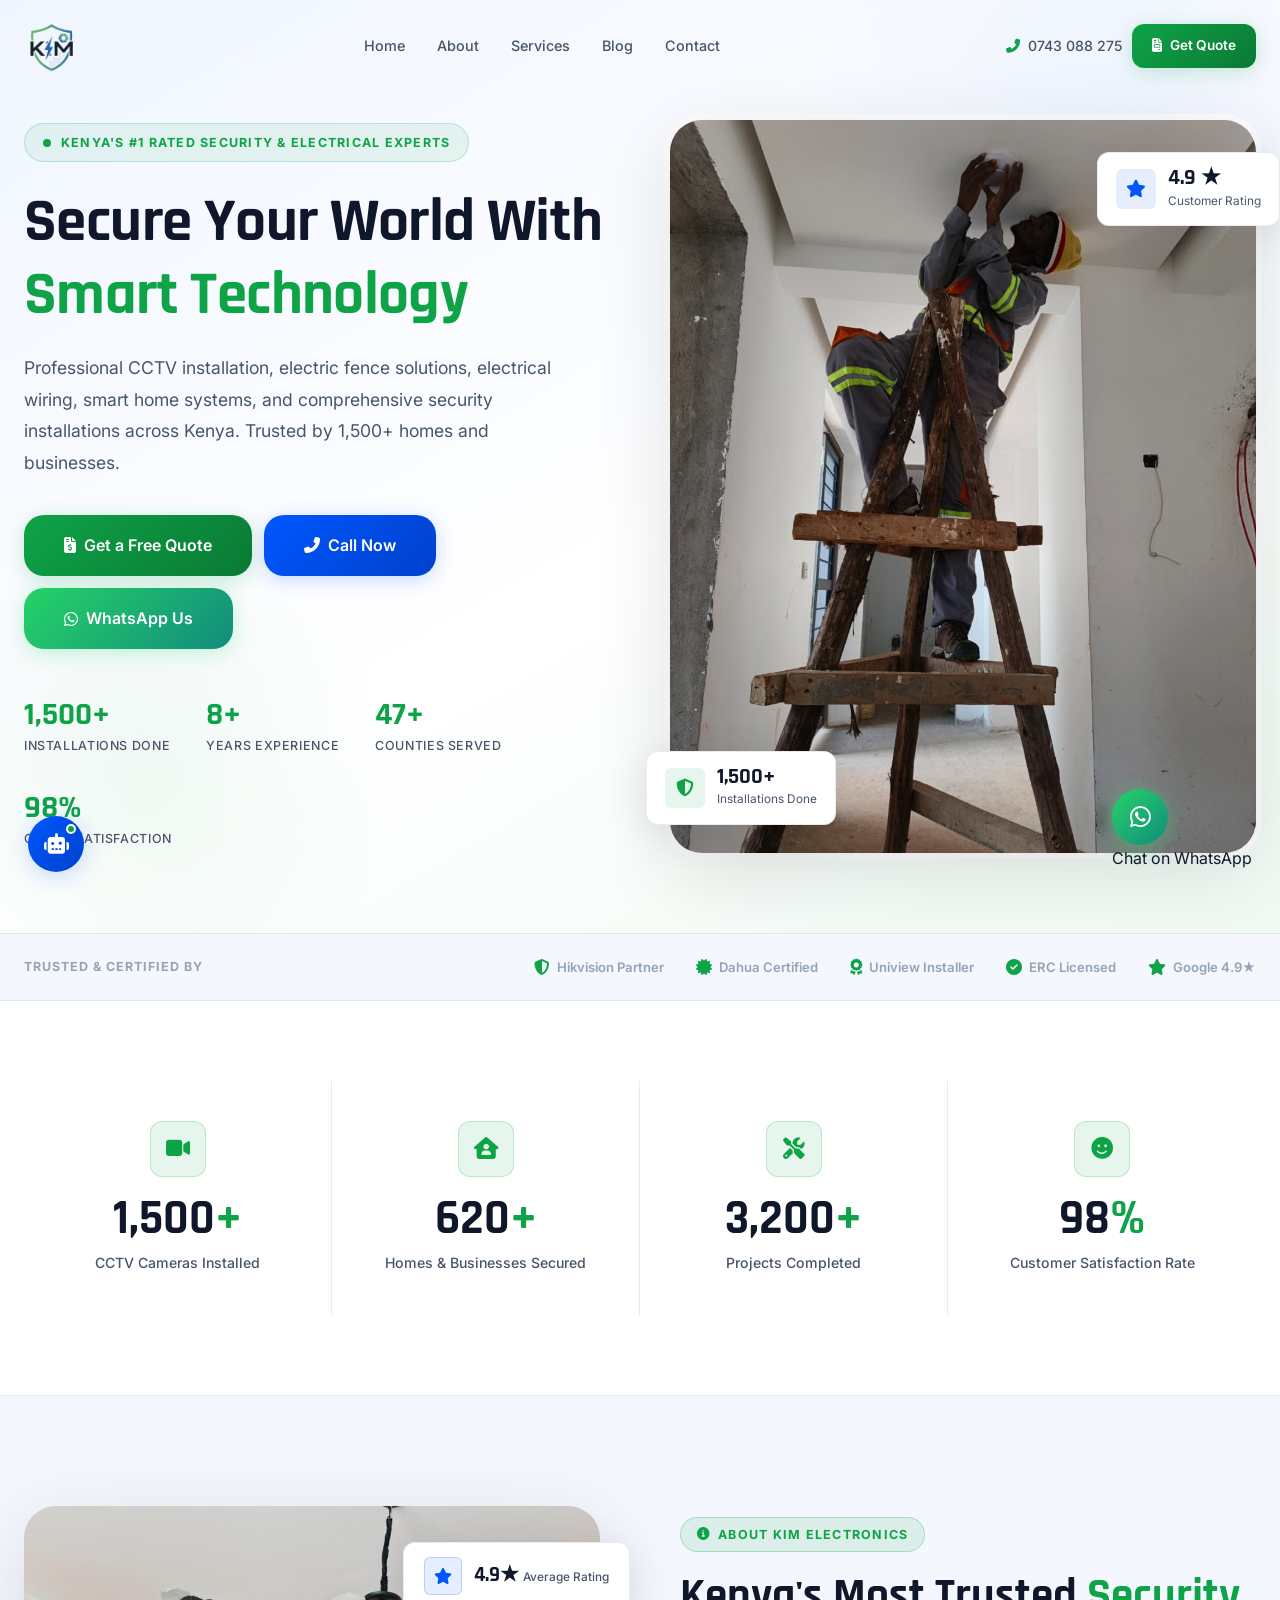
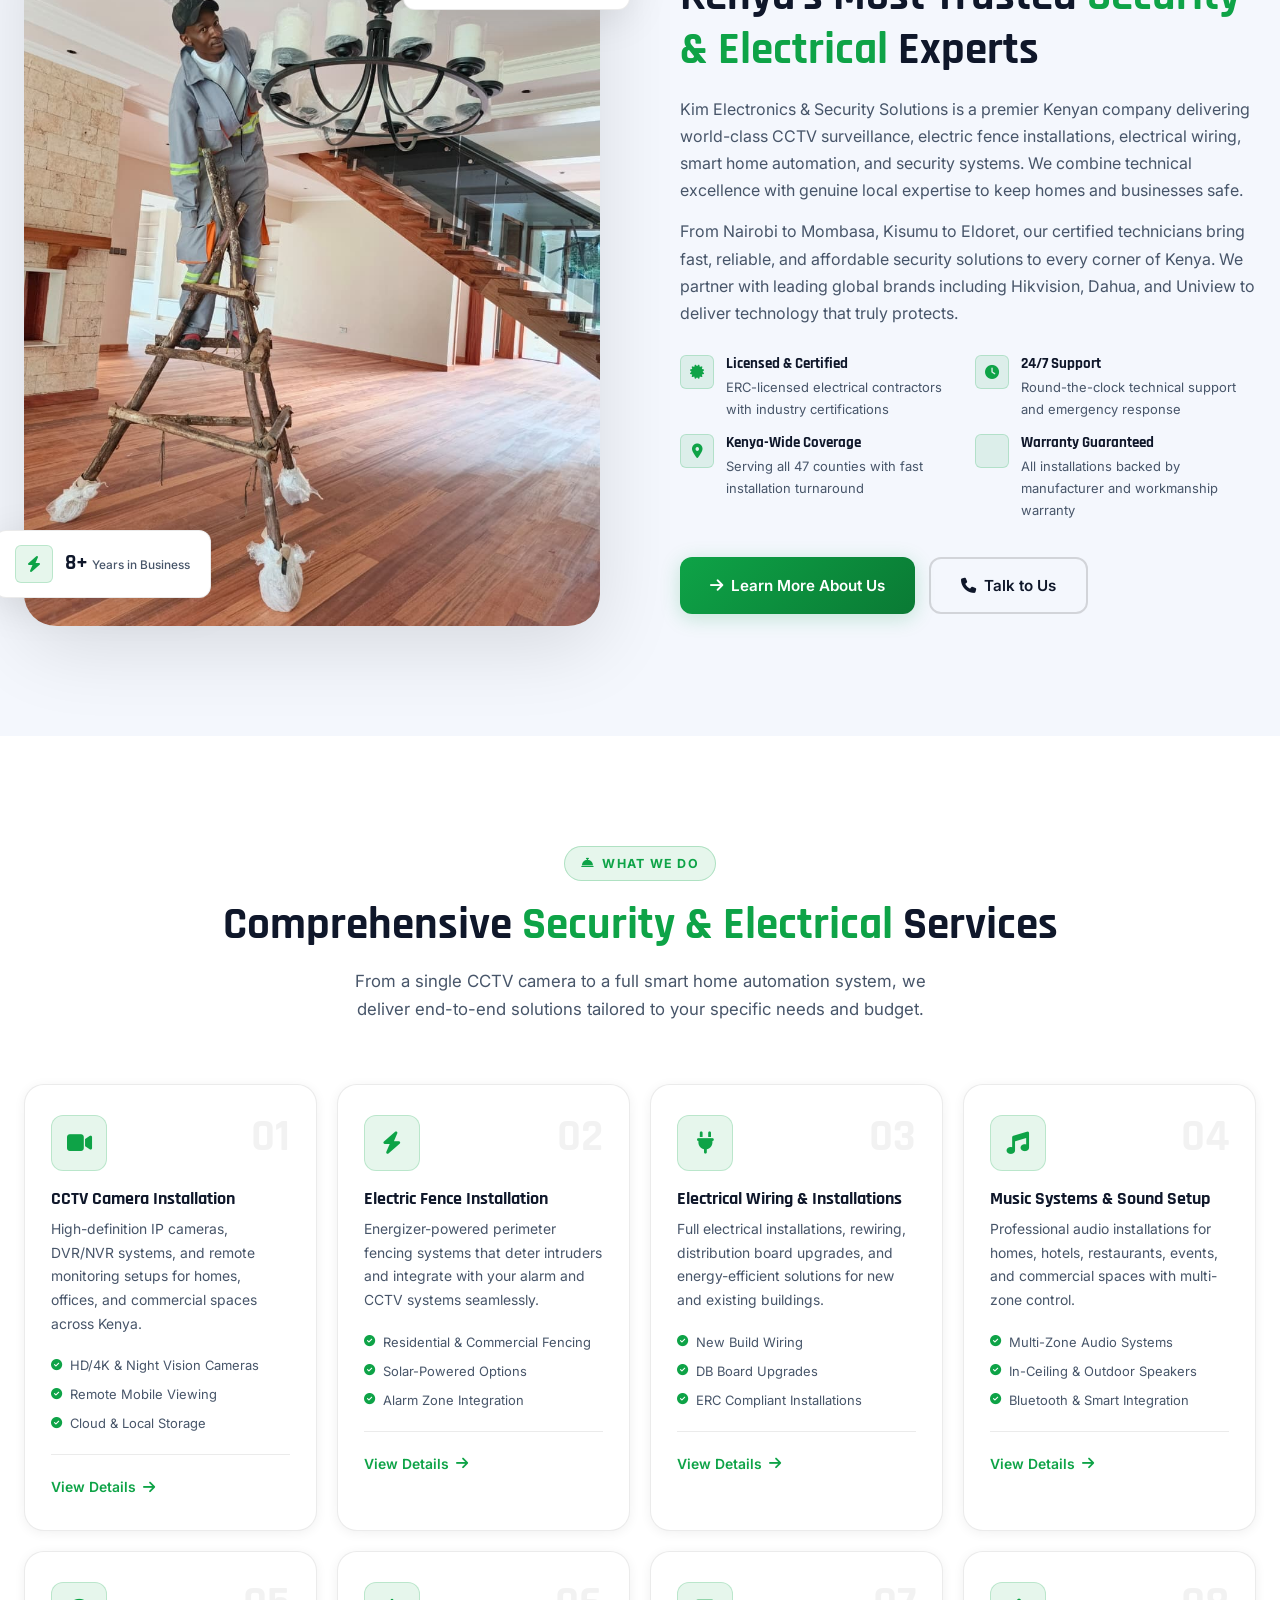
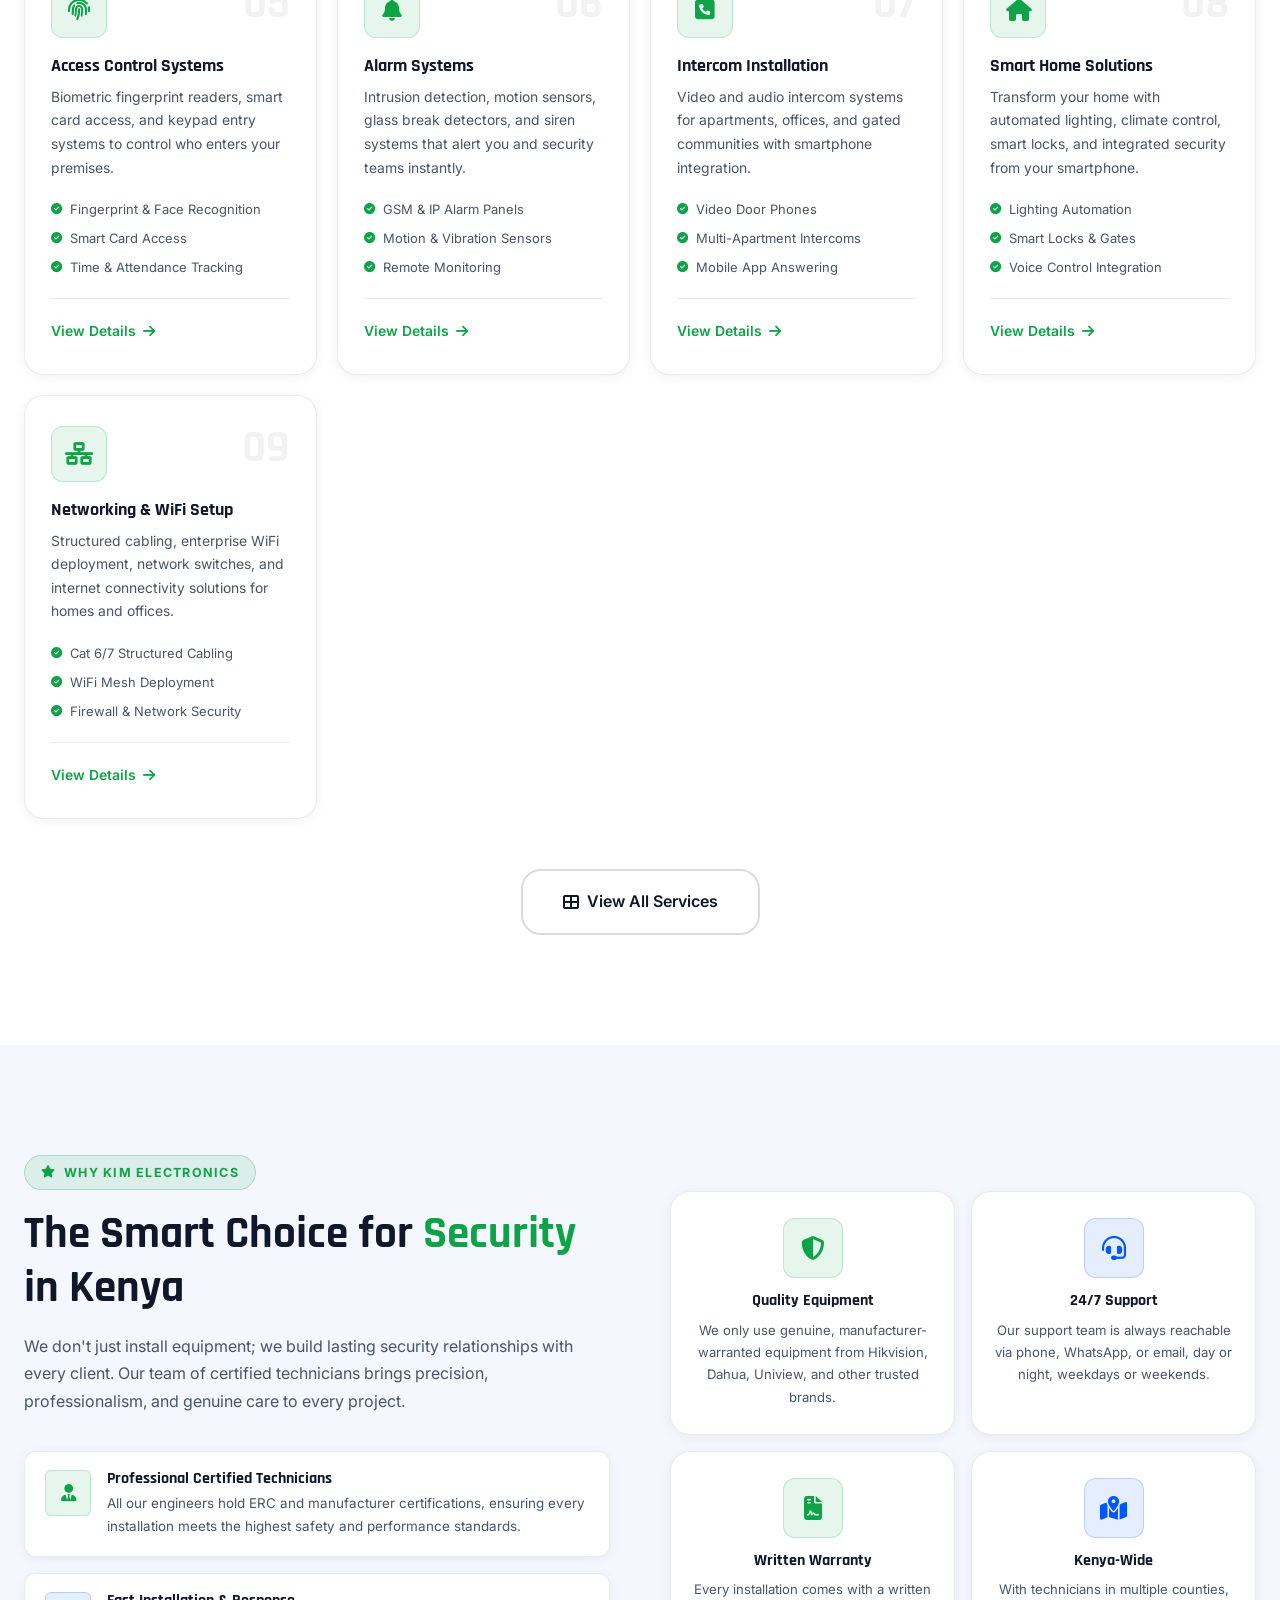
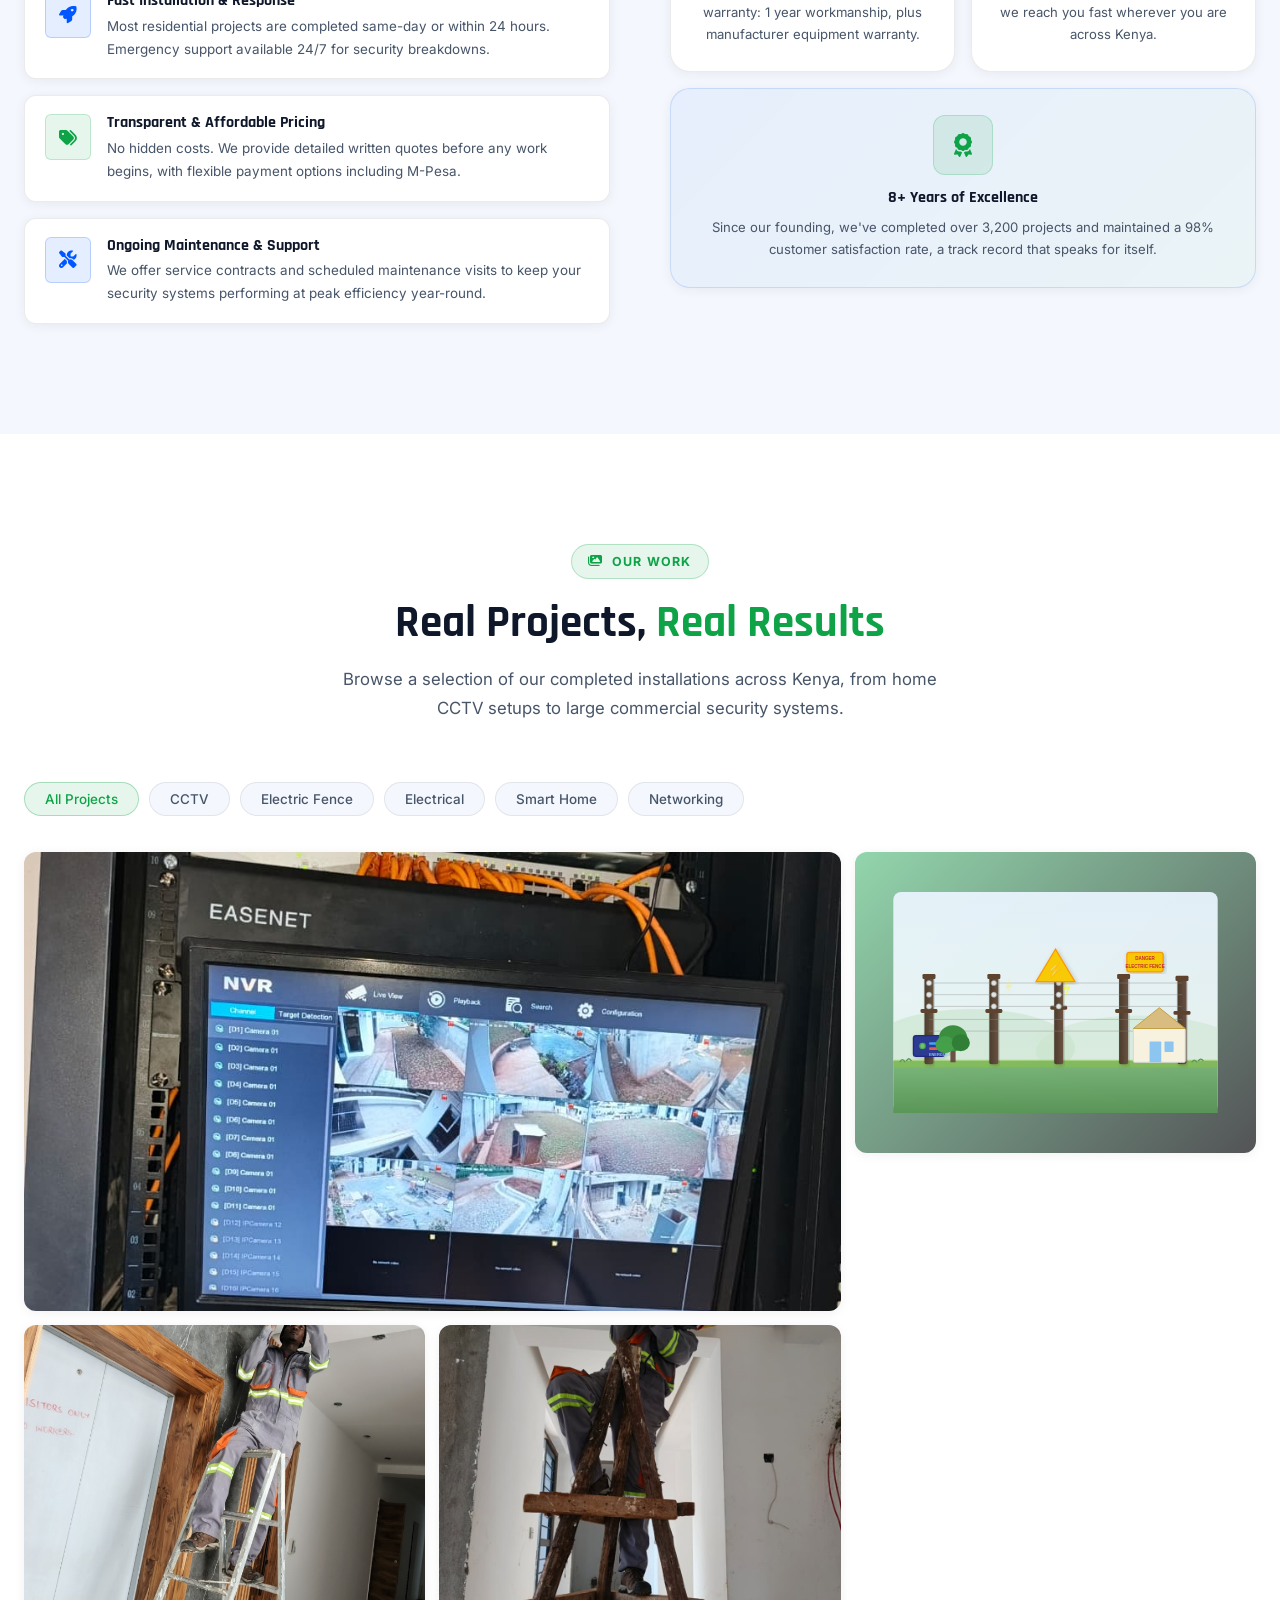
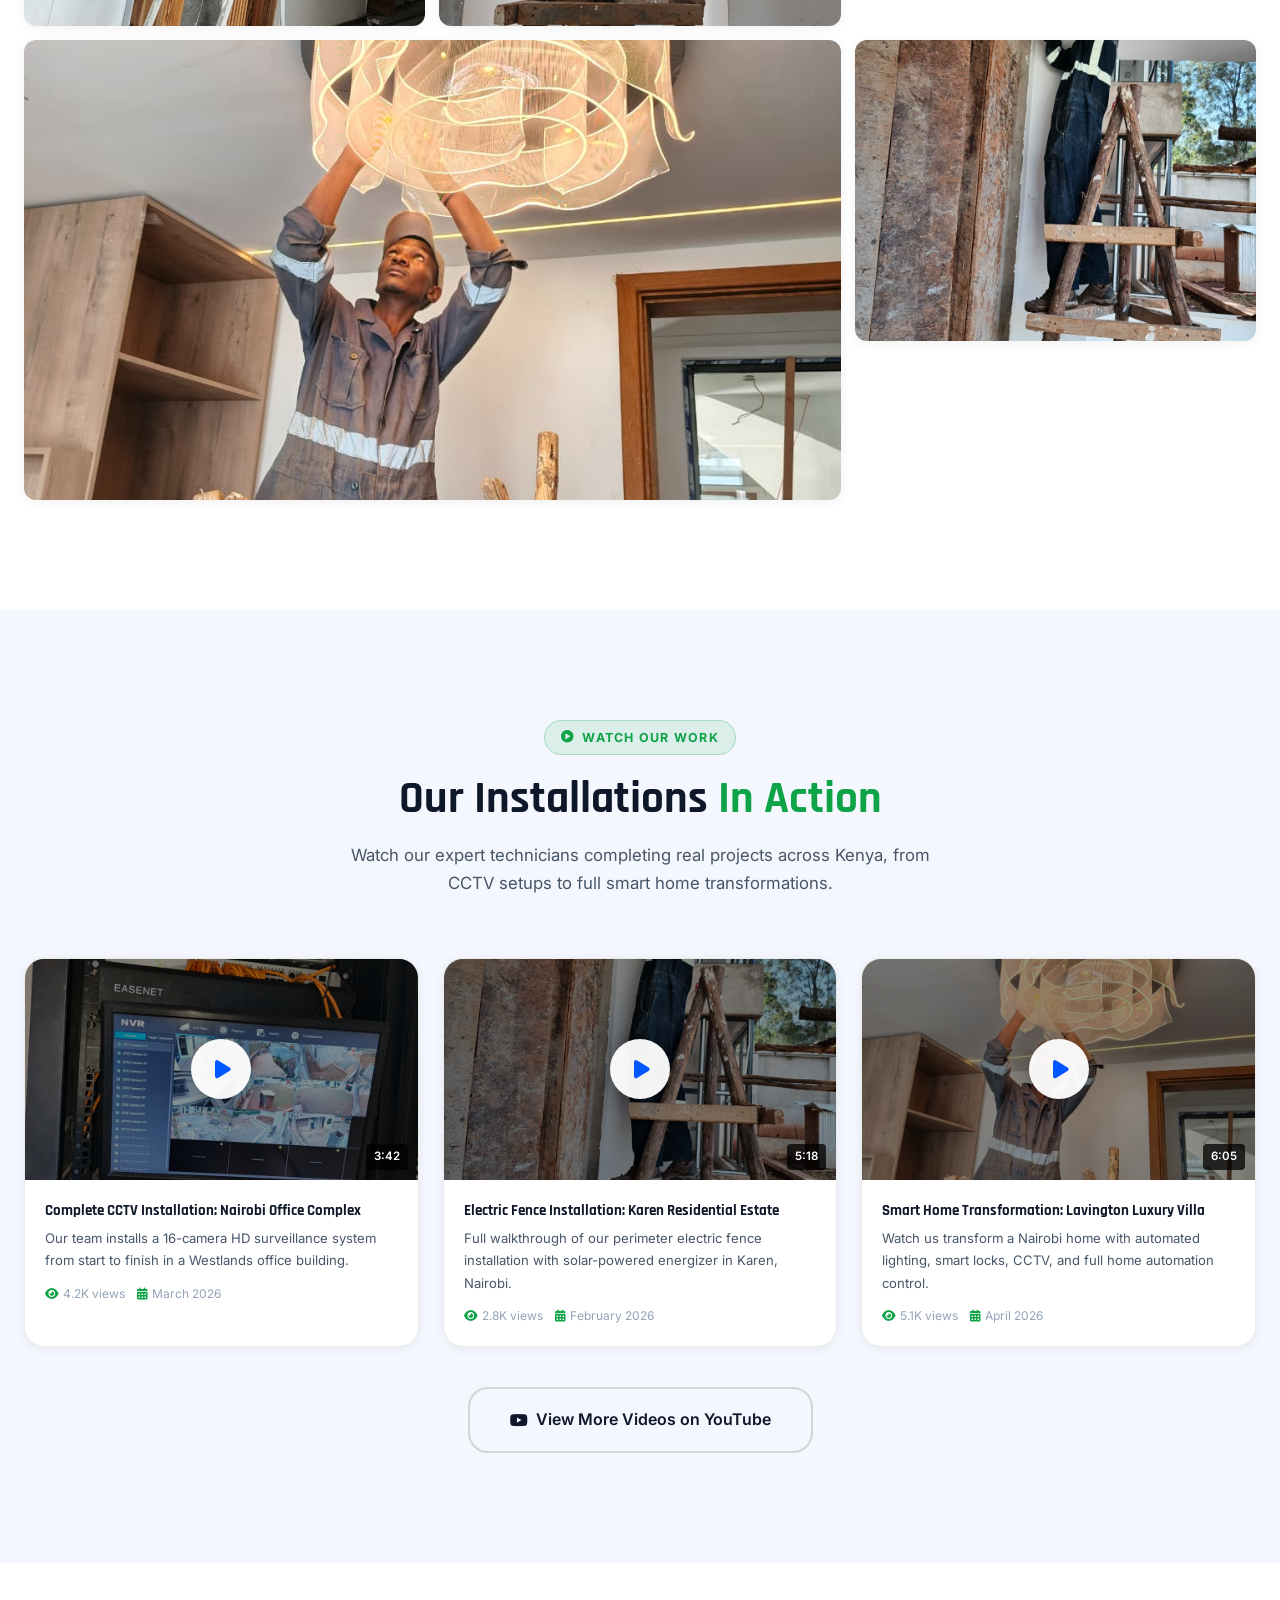
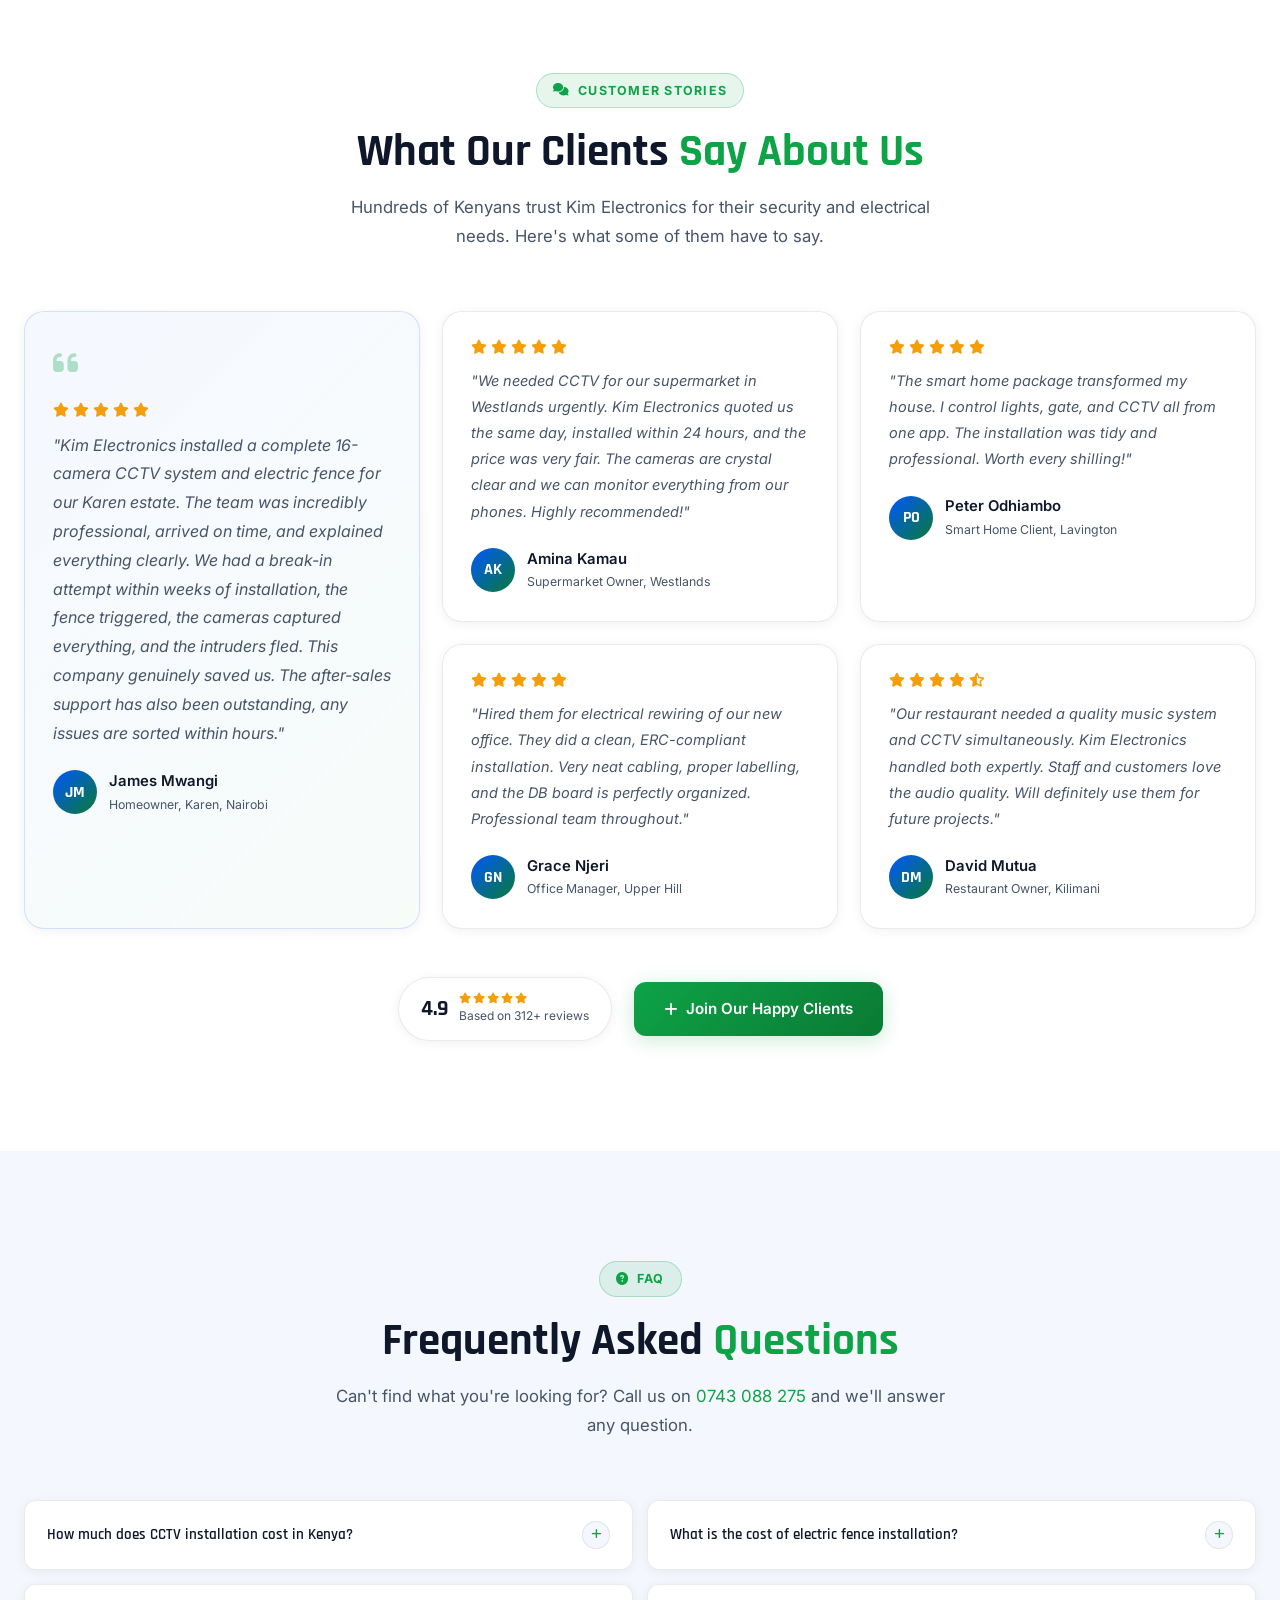
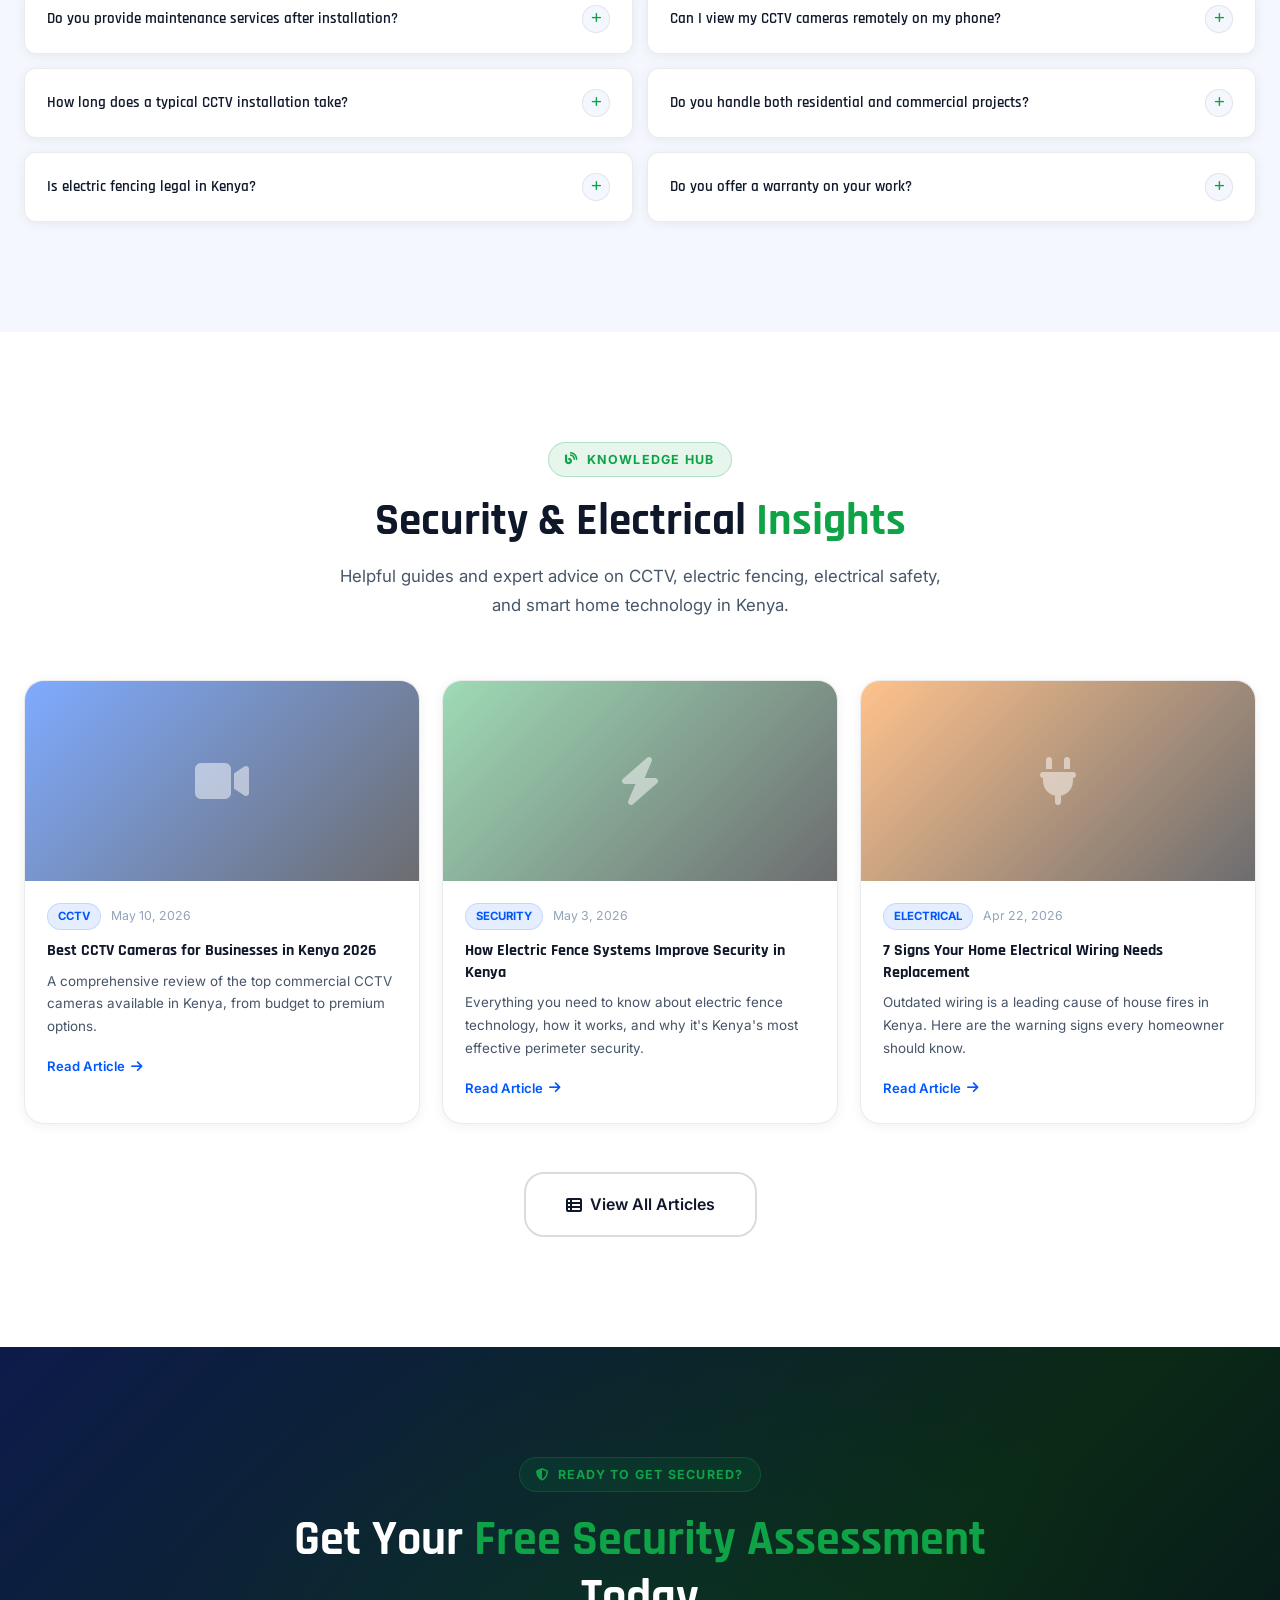
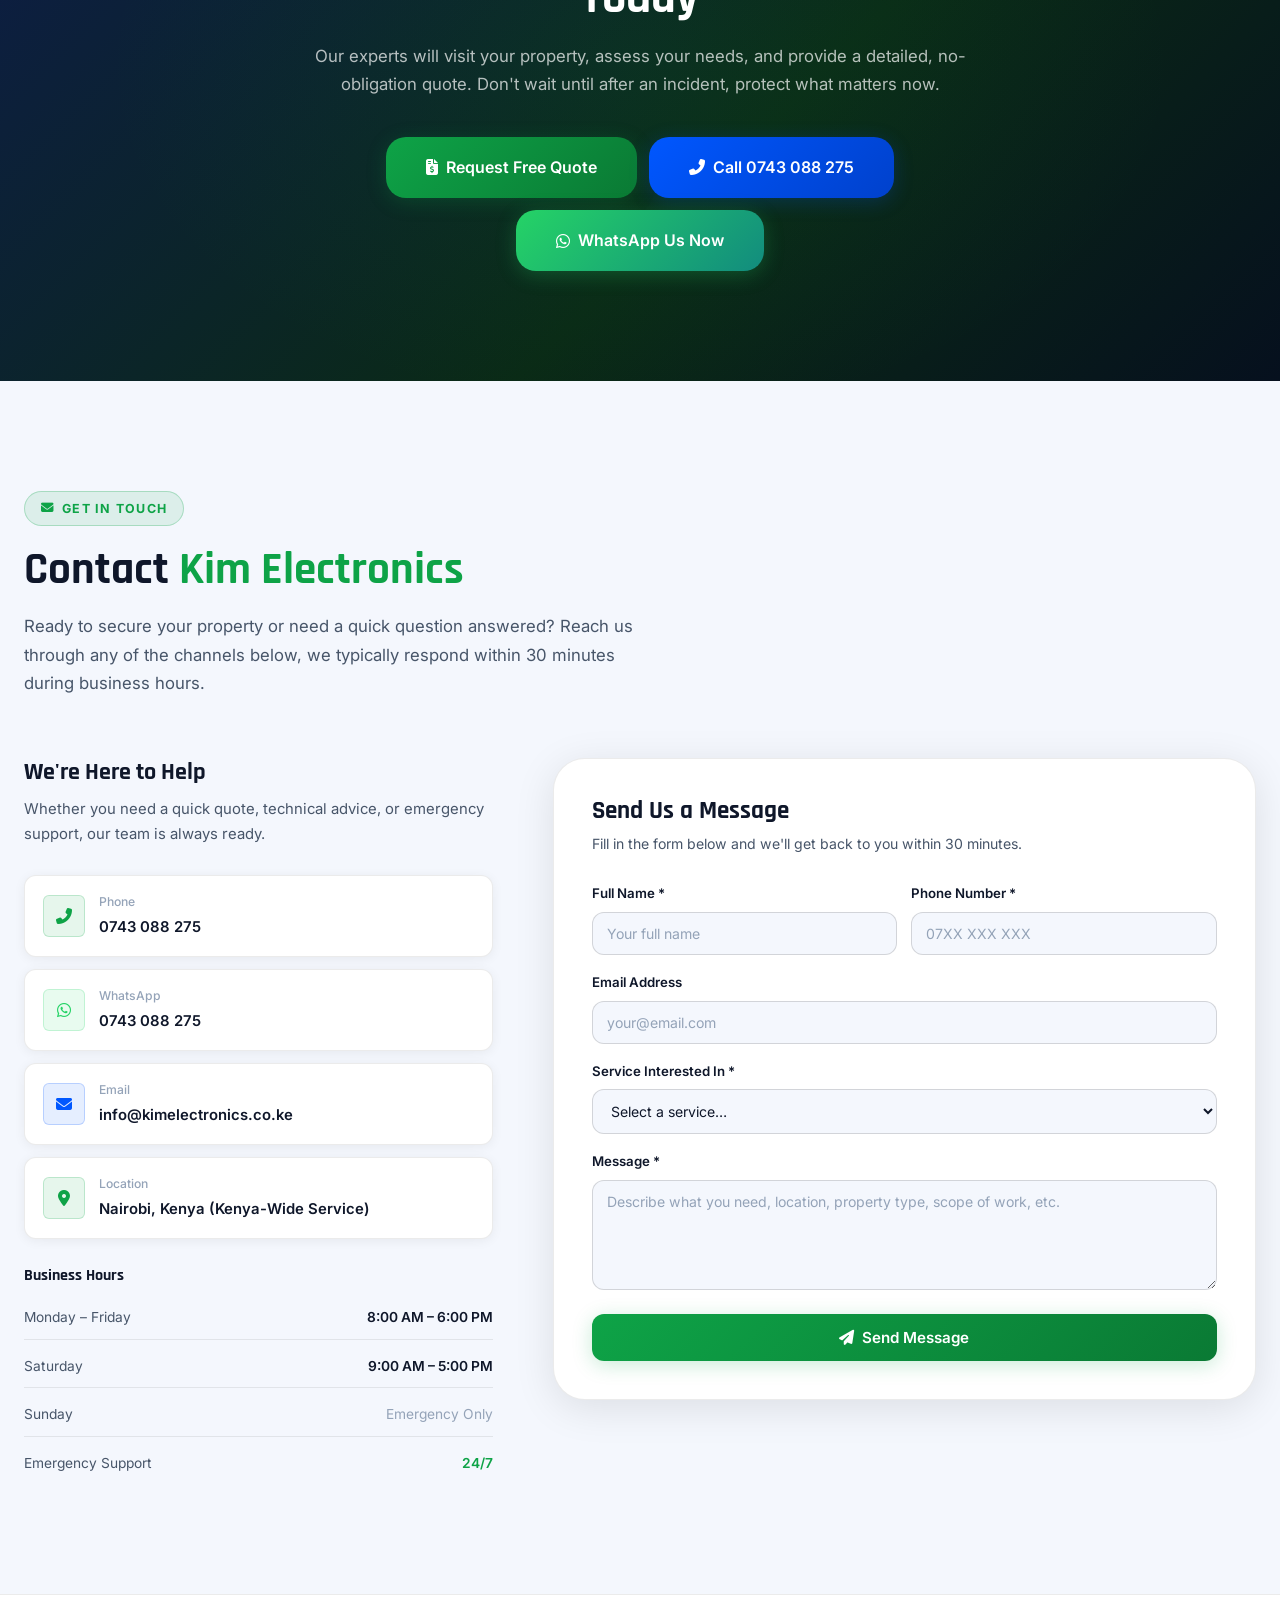
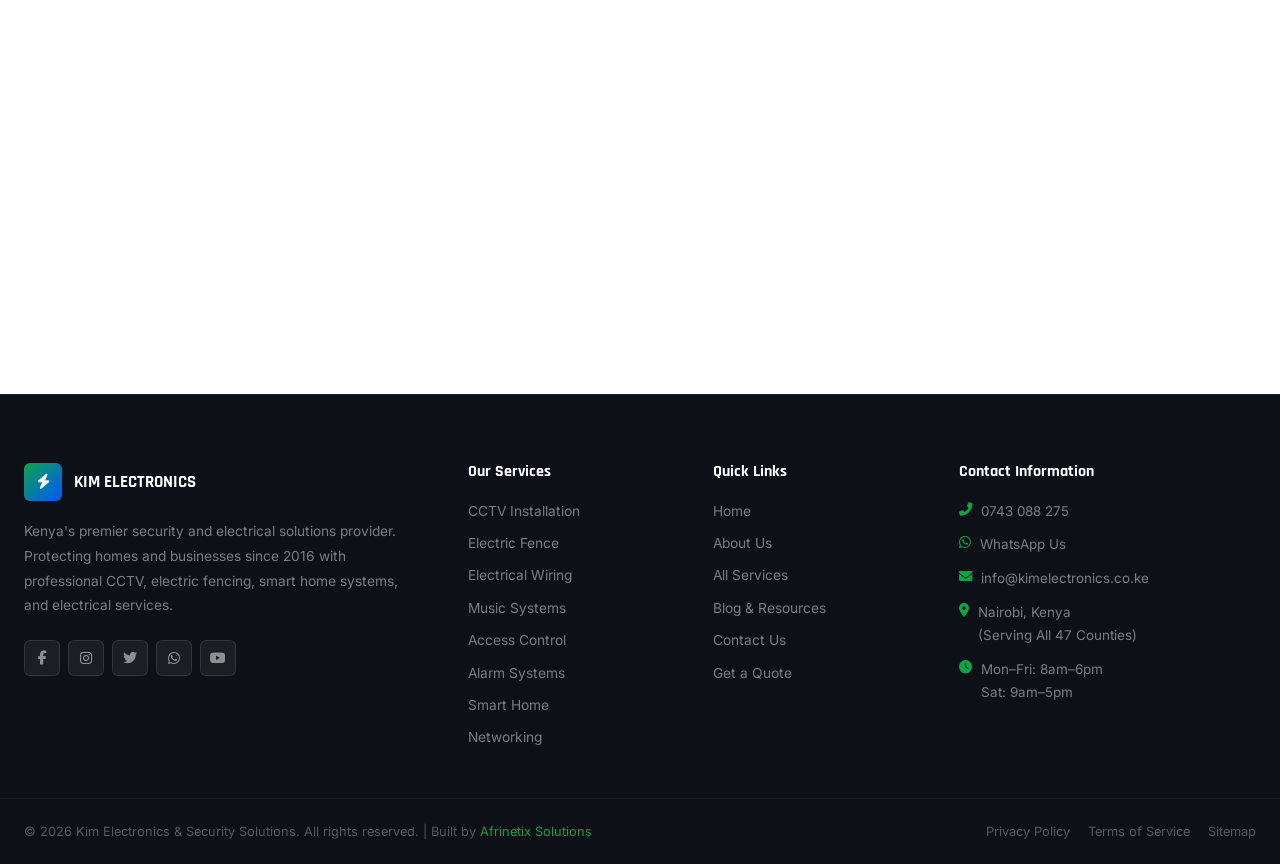
<file: index.html>
﻿<!DOCTYPE html>
<html lang="en">
<head>
  <meta charset="UTF-8">
  <meta name="viewport" content="width=device-width, initial-scale=1.0">
  <title>Kim Electronics & Security Solutions | CCTV, Electric Fence & Electrical Installation Kenya</title>
  <meta name="description" content="Kenya's trusted provider of CCTV camera installation, electric fence, electrical wiring, security systems, smart home solutions, and networking. Call 0743088275 for a free quote.">
  <meta name="keywords" content="CCTV installation Kenya, electric fence installation, security systems Nairobi, electrical installation services, best CCTV installers in Kenya, electricians near me, security camera installation, smart home installation Kenya, access control Kenya, alarm systems Nairobi">
  <meta name="author" content="Kim Electronics & Security Solutions">
  <meta name="robots" content="index, follow">
  <link rel="canonical" href="https://kimelectronics.co.ke/">

  <!-- Open Graph -->
  <meta property="og:type" content="website">
  <meta property="og:title" content="Kim Electronics & Security Solutions | Kenya's Premier Security Experts">
  <meta property="og:description" content="Professional CCTV, electric fence, electrical wiring, smart home, and security solutions across Kenya. Fast installation. Affordable rates.">
  <meta property="og:url" content="https://kimelectronics.co.ke/">
  <meta property="og:site_name" content="Kim Electronics & Security Solutions">
  <meta property="og:image" content="https://kimelectronics.co.ke/assets/og-image.jpg">

  <!-- Twitter Card -->
  <meta name="twitter:card" content="summary_large_image">
  <meta name="twitter:title" content="Kim Electronics & Security Solutions Kenya">
  <meta name="twitter:description" content="CCTV installation, electric fence, smart home & electrical services across Kenya. Call 0743088275.">

  <!-- Favicon -->
  <link rel="icon" type="image/svg+xml" href="data:image/svg+xml,<svg xmlns='http://www.w3.org/2000/svg' viewBox='0 0 32 32'><rect width='32' height='32' rx='6' fill='%230066ff'/><text x='50%25' y='55%25' dominant-baseline='middle' text-anchor='middle' font-size='20' fill='%2339ff14'>⚡</text></svg>">

  <!-- Fonts & Icons -->
  <link rel="preconnect" href="https://fonts.googleapis.com">
  <link rel="preconnect" href="https://fonts.gstatic.com" crossorigin>
  <link href="https://fonts.googleapis.com/css2?family=Inter:wght@300;400;500;600;700;800&family=Rajdhani:wght@400;500;600;700&display=swap" rel="stylesheet">
  <link rel="stylesheet" href="https://cdnjs.cloudflare.com/ajax/libs/font-awesome/6.5.0/css/all.min.css">

  <!-- Styles -->
  <link rel="stylesheet" href="css/style.css">

  <!-- Schema Markup - LocalBusiness -->
  <script type="application/ld+json">
  {
    "@context": "https://schema.org",
    "@type": "LocalBusiness",
    "name": "Kim Electronics & Security Solutions",
    "image": "https://kimelectronics.co.ke/assets/og-image.jpg",
    "@id": "https://kimelectronics.co.ke",
    "url": "https://kimelectronics.co.ke",
    "telephone": "+254743088275",
    "priceRange": "KSh 5,000 – KSh 500,000",
    "address": {
      "@type": "PostalAddress",
      "streetAddress": "Nairobi",
      "addressLocality": "Nairobi",
      "addressRegion": "Nairobi",
      "postalCode": "00100",
      "addressCountry": "KE"
    },
    "geo": {
      "@type": "GeoCoordinates",
      "latitude": -1.2921,
      "longitude": 36.8219
    },
    "openingHoursSpecification": [
      {"@type":"OpeningHoursSpecification","dayOfWeek":["Monday","Tuesday","Wednesday","Thursday","Friday"],"opens":"08:00","closes":"18:00"},
      {"@type":"OpeningHoursSpecification","dayOfWeek":"Saturday","opens":"09:00","closes":"17:00"}
    ],
    "sameAs": ["https://wa.me/254743088275"],
    "description": "Kenya's premier provider of CCTV camera installation, electric fence installation, electrical wiring, security systems, smart home solutions, access control, and networking services.",
    "serviceArea": {"@type":"Country","name":"Kenya"},
    "hasOfferCatalog": {
      "@type":"OfferCatalog",
      "name":"Security & Electrical Services",
      "itemListElement": [
        {"@type":"Offer","itemOffered":{"@type":"Service","name":"CCTV Camera Installation"}},
        {"@type":"Offer","itemOffered":{"@type":"Service","name":"Electric Fence Installation"}},
        {"@type":"Offer","itemOffered":{"@type":"Service","name":"Electrical Wiring & Installations"}},
        {"@type":"Offer","itemOffered":{"@type":"Service","name":"Smart Home Solutions"}},
        {"@type":"Offer","itemOffered":{"@type":"Service","name":"Access Control Systems"}}
      ]
    },
    "aggregateRating": {"@type":"AggregateRating","ratingValue":"4.9","reviewCount":"312"}
  }
  </script>
</head>
<body>

<!-- ═══════════════════════════════════════════════════════════════
     NAVIGATION
════════════════════════════════════════════════════════════════ -->
<nav id="navbar">
  <div class="container">
    <div class="nav-inner">
      <a href="index.html" class="nav-logo" aria-label="Kim Electronics Home">
        <img src="Images/Logo.png" alt="Kim Electronics & Security Solutions" class="nav-logo-img">
      </a>

      <div class="nav-links">
        <a href="index.html" class="active">Home</a>
        <a href="about.html">About</a>
        <a href="services.html">Services</a>
        <a href="blog/index.html">Blog</a>
        <a href="contact.html">Contact</a>
      </div>

      <div class="nav-cta">
        <a href="tel:+254743088275" class="nav-phone" aria-label="Call us">
          <i class="fas fa-phone-alt"></i> 0743 088 275
        </a>
        <a href="#quote-modal" class="btn btn-primary btn-sm" onclick="openQuote(event)">
          <i class="fas fa-file-invoice"></i> Get Quote
        </a>
      </div>

      <button class="nav-toggle" id="nav-toggle" aria-label="Toggle menu" aria-expanded="false">
        <span></span><span></span><span></span>
      </button>
    </div>

    <div class="nav-mobile" id="nav-mobile" aria-hidden="true">
      <a href="index.html"><i class="fas fa-home"></i> Home</a>
      <a href="about.html"><i class="fas fa-info-circle"></i> About Us</a>
      <a href="services.html"><i class="fas fa-concierge-bell"></i> Services</a>
      <a href="blog/index.html"><i class="fas fa-blog"></i> Blog</a>
      <a href="contact.html"><i class="fas fa-envelope"></i> Contact</a>
      <div class="mobile-cta">
        <a href="tel:+254743088275" class="btn btn-blue"><i class="fas fa-phone-alt"></i> Call 0743 088 275</a>
        <a href="https://wa.me/254743088275?text=Hello%2C%20I%27d%20like%20a%20quote%20for%20your%20services." class="btn btn-whatsapp" target="_blank" rel="noopener"><i class="fab fa-whatsapp"></i> WhatsApp Us</a>
      </div>
    </div>
  </div>
</nav>

<!-- ═══════════════════════════════════════════════════════════════
     HERO SECTION
════════════════════════════════════════════════════════════════ -->
<section id="hero" aria-label="Hero">
  <div class="container">
    <div class="hero-grid">
      <div class="hero-content">
        <div class="hero-tag" data-aos>
          <span class="hero-tag-dot" aria-hidden="true"></span>
          Kenya's #1 Rated Security &amp; Electrical Experts
        </div>
        <h1 class="hero-title">
          Secure Your World With<br>
          <span class="line-2">Smart Technology</span>
        </h1>
        <p class="hero-subtitle">
          Professional CCTV installation, electric fence solutions, electrical wiring, smart home systems, and comprehensive security installations across Kenya. Trusted by 1,500+ homes and businesses.
        </p>
        <div class="hero-actions">
          <a href="#quote-modal" class="btn btn-primary btn-lg" onclick="openQuote(event)">
            <i class="fas fa-file-invoice-dollar"></i> Get a Free Quote
          </a>
          <a href="tel:+254743088275" class="btn btn-blue btn-lg">
            <i class="fas fa-phone-alt"></i> Call Now
          </a>
          <a href="https://wa.me/254743088275?text=Hello%2C%20I%27d%20like%20to%20enquire%20about%20your%20services." class="btn btn-whatsapp btn-lg" target="_blank" rel="noopener">
            <i class="fab fa-whatsapp"></i> WhatsApp Us
          </a>
        </div>
        <div class="hero-stats">
          <div class="hero-stat">
            <div class="hero-stat-num"><span class="counter" data-target="1500">0</span><span>+</span></div>
            <div class="hero-stat-label">Installations Done</div>
          </div>
          <div class="hero-stat">
            <div class="hero-stat-num"><span class="counter" data-target="8">0</span><span>+</span></div>
            <div class="hero-stat-label">Years Experience</div>
          </div>
          <div class="hero-stat">
            <div class="hero-stat-num"><span class="counter" data-target="47">0</span><span>+</span></div>
            <div class="hero-stat-label">Counties Served</div>
          </div>
          <div class="hero-stat">
            <div class="hero-stat-num"><span class="counter" data-target="98">0</span><span>%</span></div>
            <div class="hero-stat-label">Client Satisfaction</div>
          </div>
        </div>
      </div>

      <div class="hero-visual" data-aos="fade-left">
        <div class="hero-img-frame">
          <img src="Images/Image 2.jpeg" alt="Kim Electronics certified technician mounting a dome CCTV camera during a professional installation in Kenya" loading="eager">
        </div>
        <div class="hero-float-badge b1">
          <div class="hero-float-icon green"><i class="fas fa-shield-alt"></i></div>
          <div>
            <div class="hero-float-num">1,500+</div>
            <div class="hero-float-lbl">Installations Done</div>
          </div>
        </div>
        <div class="hero-float-badge b2">
          <div class="hero-float-icon blue"><i class="fas fa-star"></i></div>
          <div>
            <div class="hero-float-num">4.9 ★</div>
            <div class="hero-float-lbl">Customer Rating</div>
          </div>
        </div>
      </div>
    </div>
  </div>
</section>

<!-- ═══════════════════════════════════════════════════════════════
     TRUST BAR
════════════════════════════════════════════════════════════════ -->
<section id="trust-bar" aria-label="Trusted partners">
  <div class="container">
    <div class="trust-inner">
      <span class="trust-label">Trusted & Certified By</span>
      <div class="trust-logos">
        <div class="trust-logo"><i class="fas fa-shield-alt"></i> Hikvision Partner</div>
        <div class="trust-logo"><i class="fas fa-certificate"></i> Dahua Certified</div>
        <div class="trust-logo"><i class="fas fa-award"></i> Uniview Installer</div>
        <div class="trust-logo"><i class="fas fa-check-circle"></i> ERC Licensed</div>
        <div class="trust-logo"><i class="fas fa-star"></i> Google 4.9★</div>
      </div>
    </div>
  </div>
</section>

<!-- ═══════════════════════════════════════════════════════════════
     STATS SECTION
════════════════════════════════════════════════════════════════ -->
<section id="stats" aria-label="Company statistics">
  <div class="container">
    <div class="stats-grid">
      <div class="stat-card" data-aos>
        <div class="stat-icon"><i class="fas fa-video"></i></div>
        <div class="stat-number"><span class="counter" data-target="1500">0</span><span class="suffix">+</span></div>
        <div class="stat-label">CCTV Cameras Installed</div>
      </div>
      <div class="stat-card" data-aos data-aos-delay="100">
        <div class="stat-icon"><i class="fas fa-house-user"></i></div>
        <div class="stat-number"><span class="counter" data-target="620">0</span><span class="suffix">+</span></div>
        <div class="stat-label">Homes & Businesses Secured</div>
      </div>
      <div class="stat-card" data-aos data-aos-delay="200">
        <div class="stat-icon"><i class="fas fa-tools"></i></div>
        <div class="stat-number"><span class="counter" data-target="3200">0</span><span class="suffix">+</span></div>
        <div class="stat-label">Projects Completed</div>
      </div>
      <div class="stat-card" data-aos data-aos-delay="300">
        <div class="stat-icon"><i class="fas fa-smile"></i></div>
        <div class="stat-number"><span class="counter" data-target="98">0</span><span class="suffix">%</span></div>
        <div class="stat-label">Customer Satisfaction Rate</div>
      </div>
    </div>
  </div>
</section>

<!-- ═══════════════════════════════════════════════════════════════
     ABOUT SECTION
════════════════════════════════════════════════════════════════ -->
<section id="about" class="section" aria-label="About us">
  <div class="container">
    <div class="about-grid">
      <div class="about-visual" data-aos="fade-right">
        <div class="about-img-wrap">
          <img src="Images/Image 1.jpeg" alt="Kim Electronics certified technician installing a premium chandelier fitting in a luxury Kenyan home" loading="lazy">
        </div>
        <div class="about-badge-1">
          <div class="about-badge-icon"><i class="fas fa-bolt"></i></div>
          <div class="about-badge-info">
            <span class="about-badge-num">8+</span>
            <span class="about-badge-txt">Years in Business</span>
          </div>
        </div>
        <div class="about-badge-2">
          <div class="about-badge-icon blue"><i class="fas fa-star"></i></div>
          <div class="about-badge-info">
            <span class="about-badge-num">4.9★</span>
            <span class="about-badge-txt">Average Rating</span>
          </div>
        </div>
      </div>

      <div class="about-content" data-aos="fade-left">
        <div class="section-tag"><i class="fas fa-info-circle"></i> About Kim Electronics</div>
        <h2>Kenya's Most Trusted <span class="highlight">Security & Electrical</span> Experts</h2>
        <p>
          Kim Electronics & Security Solutions is a premier Kenyan company delivering world-class CCTV surveillance, electric fence installations, electrical wiring, smart home automation, and security systems. We combine technical excellence with genuine local expertise to keep homes and businesses safe.
        </p>
        <p>
          From Nairobi to Mombasa, Kisumu to Eldoret, our certified technicians bring fast, reliable, and affordable security solutions to every corner of Kenya. We partner with leading global brands including Hikvision, Dahua, and Uniview to deliver technology that truly protects.
        </p>

        <div class="about-features">
          <div class="about-feature">
            <div class="about-feature-icon"><i class="fas fa-certificate"></i></div>
            <div>
              <h4>Licensed & Certified</h4>
              <p>ERC-licensed electrical contractors with industry certifications</p>
            </div>
          </div>
          <div class="about-feature">
            <div class="about-feature-icon"><i class="fas fa-clock"></i></div>
            <div>
              <h4>24/7 Support</h4>
              <p>Round-the-clock technical support and emergency response</p>
            </div>
          </div>
          <div class="about-feature">
            <div class="about-feature-icon"><i class="fas fa-map-marker-alt"></i></div>
            <div>
              <h4>Kenya-Wide Coverage</h4>
              <p>Serving all 47 counties with fast installation turnaround</p>
            </div>
          </div>
          <div class="about-feature">
            <div class="about-feature-icon"><i class="fas fa-shield-check"></i></div>
            <div>
              <h4>Warranty Guaranteed</h4>
              <p>All installations backed by manufacturer and workmanship warranty</p>
            </div>
          </div>
        </div>

        <div style="display:flex;gap:14px;flex-wrap:wrap;">
          <a href="about.html" class="btn btn-primary"><i class="fas fa-arrow-right"></i> Learn More About Us</a>
          <a href="contact.html" class="btn btn-outline"><i class="fas fa-phone"></i> Talk to Us</a>
        </div>
      </div>
    </div>
  </div>
</section>

<!-- ═══════════════════════════════════════════════════════════════
     SERVICES SECTION
════════════════════════════════════════════════════════════════ -->
<section id="services" class="section" aria-label="Our services">
  <div class="container">
    <div class="section-header center" data-aos>
      <div class="section-tag"><i class="fas fa-concierge-bell"></i> What We Do</div>
      <h2>Comprehensive <span class="highlight">Security & Electrical</span> Services</h2>
      <p>From a single CCTV camera to a full smart home automation system, we deliver end-to-end solutions tailored to your specific needs and budget.</p>
    </div>

    <div class="services-grid">

      <!-- CCTV -->
      <article class="service-card" data-aos data-aos-delay="0">
        <div class="service-card-top">
          <div class="service-icon" aria-hidden="true"><i class="fas fa-video"></i></div>
          <div class="service-num" aria-hidden="true">01</div>
        </div>
        <h3>CCTV Camera Installation</h3>
        <p>High-definition IP cameras, DVR/NVR systems, and remote monitoring setups for homes, offices, and commercial spaces across Kenya.</p>
        <div class="service-features">
          <div class="service-feature"><i class="fas fa-check-circle"></i> HD/4K & Night Vision Cameras</div>
          <div class="service-feature"><i class="fas fa-check-circle"></i> Remote Mobile Viewing</div>
          <div class="service-feature"><i class="fas fa-check-circle"></i> Cloud & Local Storage</div>
        </div>
        <div class="service-cta-row">
          <a href="services.html#cctv" class="service-link">View Details <i class="fas fa-arrow-right"></i></a>
        </div>
      </article>

      <!-- Electric Fence -->
      <article class="service-card" data-aos data-aos-delay="80">
        <div class="service-card-top">
          <div class="service-icon" aria-hidden="true"><i class="fas fa-bolt"></i></div>
          <div class="service-num" aria-hidden="true">02</div>
        </div>
        <h3>Electric Fence Installation</h3>
        <p>Energizer-powered perimeter fencing systems that deter intruders and integrate with your alarm and CCTV systems seamlessly.</p>
        <div class="service-features">
          <div class="service-feature"><i class="fas fa-check-circle"></i> Residential & Commercial Fencing</div>
          <div class="service-feature"><i class="fas fa-check-circle"></i> Solar-Powered Options</div>
          <div class="service-feature"><i class="fas fa-check-circle"></i> Alarm Zone Integration</div>
        </div>
        <div class="service-cta-row">
          <a href="services.html#fence" class="service-link">View Details <i class="fas fa-arrow-right"></i></a>
        </div>
      </article>

      <!-- Electrical Wiring -->
      <article class="service-card" data-aos data-aos-delay="160">
        <div class="service-card-top">
          <div class="service-icon" aria-hidden="true"><i class="fas fa-plug"></i></div>
          <div class="service-num" aria-hidden="true">03</div>
        </div>
        <h3>Electrical Wiring & Installations</h3>
        <p>Full electrical installations, rewiring, distribution board upgrades, and energy-efficient solutions for new and existing buildings.</p>
        <div class="service-features">
          <div class="service-feature"><i class="fas fa-check-circle"></i> New Build Wiring</div>
          <div class="service-feature"><i class="fas fa-check-circle"></i> DB Board Upgrades</div>
          <div class="service-feature"><i class="fas fa-check-circle"></i> ERC Compliant Installations</div>
        </div>
        <div class="service-cta-row">
          <a href="services.html#electrical" class="service-link">View Details <i class="fas fa-arrow-right"></i></a>
        </div>
      </article>

      <!-- Music Systems -->
      <article class="service-card" data-aos data-aos-delay="0">
        <div class="service-card-top">
          <div class="service-icon" aria-hidden="true"><i class="fas fa-music"></i></div>
          <div class="service-num" aria-hidden="true">04</div>
        </div>
        <h3>Music Systems & Sound Setup</h3>
        <p>Professional audio installations for homes, hotels, restaurants, events, and commercial spaces with multi-zone control.</p>
        <div class="service-features">
          <div class="service-feature"><i class="fas fa-check-circle"></i> Multi-Zone Audio Systems</div>
          <div class="service-feature"><i class="fas fa-check-circle"></i> In-Ceiling & Outdoor Speakers</div>
          <div class="service-feature"><i class="fas fa-check-circle"></i> Bluetooth & Smart Integration</div>
        </div>
        <div class="service-cta-row">
          <a href="services.html#music" class="service-link">View Details <i class="fas fa-arrow-right"></i></a>
        </div>
      </article>

      <!-- Access Control -->
      <article class="service-card" data-aos data-aos-delay="80">
        <div class="service-card-top">
          <div class="service-icon" aria-hidden="true"><i class="fas fa-fingerprint"></i></div>
          <div class="service-num" aria-hidden="true">05</div>
        </div>
        <h3>Access Control Systems</h3>
        <p>Biometric fingerprint readers, smart card access, and keypad entry systems to control who enters your premises.</p>
        <div class="service-features">
          <div class="service-feature"><i class="fas fa-check-circle"></i> Fingerprint & Face Recognition</div>
          <div class="service-feature"><i class="fas fa-check-circle"></i> Smart Card Access</div>
          <div class="service-feature"><i class="fas fa-check-circle"></i> Time & Attendance Tracking</div>
        </div>
        <div class="service-cta-row">
          <a href="services.html#access" class="service-link">View Details <i class="fas fa-arrow-right"></i></a>
        </div>
      </article>

      <!-- Alarm Systems -->
      <article class="service-card" data-aos data-aos-delay="160">
        <div class="service-card-top">
          <div class="service-icon" aria-hidden="true"><i class="fas fa-bell"></i></div>
          <div class="service-num" aria-hidden="true">06</div>
        </div>
        <h3>Alarm Systems</h3>
        <p>Intrusion detection, motion sensors, glass break detectors, and siren systems that alert you and security teams instantly.</p>
        <div class="service-features">
          <div class="service-feature"><i class="fas fa-check-circle"></i> GSM & IP Alarm Panels</div>
          <div class="service-feature"><i class="fas fa-check-circle"></i> Motion & Vibration Sensors</div>
          <div class="service-feature"><i class="fas fa-check-circle"></i> Remote Monitoring</div>
        </div>
        <div class="service-cta-row">
          <a href="services.html#alarm" class="service-link">View Details <i class="fas fa-arrow-right"></i></a>
        </div>
      </article>

      <!-- Intercom -->
      <article class="service-card" data-aos data-aos-delay="0">
        <div class="service-card-top">
          <div class="service-icon" aria-hidden="true"><i class="fas fa-phone-square"></i></div>
          <div class="service-num" aria-hidden="true">07</div>
        </div>
        <h3>Intercom Installation</h3>
        <p>Video and audio intercom systems for apartments, offices, and gated communities with smartphone integration.</p>
        <div class="service-features">
          <div class="service-feature"><i class="fas fa-check-circle"></i> Video Door Phones</div>
          <div class="service-feature"><i class="fas fa-check-circle"></i> Multi-Apartment Intercoms</div>
          <div class="service-feature"><i class="fas fa-check-circle"></i> Mobile App Answering</div>
        </div>
        <div class="service-cta-row">
          <a href="services.html#intercom" class="service-link">View Details <i class="fas fa-arrow-right"></i></a>
        </div>
      </article>

      <!-- Smart Home -->
      <article class="service-card" data-aos data-aos-delay="80">
        <div class="service-card-top">
          <div class="service-icon" aria-hidden="true"><i class="fas fa-home"></i></div>
          <div class="service-num" aria-hidden="true">08</div>
        </div>
        <h3>Smart Home Solutions</h3>
        <p>Transform your home with automated lighting, climate control, smart locks, and integrated security from your smartphone.</p>
        <div class="service-features">
          <div class="service-feature"><i class="fas fa-check-circle"></i> Lighting Automation</div>
          <div class="service-feature"><i class="fas fa-check-circle"></i> Smart Locks & Gates</div>
          <div class="service-feature"><i class="fas fa-check-circle"></i> Voice Control Integration</div>
        </div>
        <div class="service-cta-row">
          <a href="services.html#smarthome" class="service-link">View Details <i class="fas fa-arrow-right"></i></a>
        </div>
      </article>

      <!-- Networking -->
      <article class="service-card" data-aos data-aos-delay="160">
        <div class="service-card-top">
          <div class="service-icon" aria-hidden="true"><i class="fas fa-network-wired"></i></div>
          <div class="service-num" aria-hidden="true">09</div>
        </div>
        <h3>Networking & WiFi Setup</h3>
        <p>Structured cabling, enterprise WiFi deployment, network switches, and internet connectivity solutions for homes and offices.</p>
        <div class="service-features">
          <div class="service-feature"><i class="fas fa-check-circle"></i> Cat 6/7 Structured Cabling</div>
          <div class="service-feature"><i class="fas fa-check-circle"></i> WiFi Mesh Deployment</div>
          <div class="service-feature"><i class="fas fa-check-circle"></i> Firewall & Network Security</div>
        </div>
        <div class="service-cta-row">
          <a href="services.html#networking" class="service-link">View Details <i class="fas fa-arrow-right"></i></a>
        </div>
      </article>

    </div>

    <div class="blog-view-all" style="margin-top:50px;">
      <a href="services.html" class="btn btn-outline btn-lg">
        <i class="fas fa-th-large"></i> View All Services
      </a>
    </div>
  </div>
</section>

<!-- ═══════════════════════════════════════════════════════════════
     WHY CHOOSE US
════════════════════════════════════════════════════════════════ -->
<section id="why" class="section" aria-label="Why choose us">
  <div class="container">
    <div class="why-grid">
      <div class="why-left" data-aos="fade-right">
        <div class="section-tag"><i class="fas fa-star"></i> Why Kim Electronics</div>
        <h2>The Smart Choice for <span class="highlight">Security</span> in Kenya</h2>
        <p>We don't just install equipment; we build lasting security relationships with every client. Our team of certified technicians brings precision, professionalism, and genuine care to every project.</p>
        <div class="why-features">
          <div class="why-feature">
            <div class="why-feature-icon green"><i class="fas fa-user-tie"></i></div>
            <div>
              <h4>Professional Certified Technicians</h4>
              <p>All our engineers hold ERC and manufacturer certifications, ensuring every installation meets the highest safety and performance standards.</p>
            </div>
          </div>
          <div class="why-feature">
            <div class="why-feature-icon blue"><i class="fas fa-rocket"></i></div>
            <div>
              <h4>Fast Installation & Response</h4>
              <p>Most residential projects are completed same-day or within 24 hours. Emergency support available 24/7 for security breakdowns.</p>
            </div>
          </div>
          <div class="why-feature">
            <div class="why-feature-icon green"><i class="fas fa-tags"></i></div>
            <div>
              <h4>Transparent & Affordable Pricing</h4>
              <p>No hidden costs. We provide detailed written quotes before any work begins, with flexible payment options including M-Pesa.</p>
            </div>
          </div>
          <div class="why-feature">
            <div class="why-feature-icon blue"><i class="fas fa-tools"></i></div>
            <div>
              <h4>Ongoing Maintenance & Support</h4>
              <p>We offer service contracts and scheduled maintenance visits to keep your security systems performing at peak efficiency year-round.</p>
            </div>
          </div>
        </div>
      </div>

      <div class="why-right-grid" data-aos="fade-left">
        <div class="why-card">
          <div class="why-card-icon green"><i class="fas fa-shield-alt"></i></div>
          <h4>Quality Equipment</h4>
          <p>We only use genuine, manufacturer-warranted equipment from Hikvision, Dahua, Uniview, and other trusted brands.</p>
        </div>
        <div class="why-card">
          <div class="why-card-icon blue"><i class="fas fa-headset"></i></div>
          <h4>24/7 Support</h4>
          <p>Our support team is always reachable via phone, WhatsApp, or email, day or night, weekdays or weekends.</p>
        </div>
        <div class="why-card">
          <div class="why-card-icon green"><i class="fas fa-file-contract"></i></div>
          <h4>Written Warranty</h4>
          <p>Every installation comes with a written warranty: 1 year workmanship, plus manufacturer equipment warranty.</p>
        </div>
        <div class="why-card">
          <div class="why-card-icon blue"><i class="fas fa-map-marked-alt"></i></div>
          <h4>Kenya-Wide</h4>
          <p>With technicians in multiple counties, we reach you fast wherever you are across Kenya.</p>
        </div>
        <div class="why-card featured">
          <div class="why-card-icon green"><i class="fas fa-award"></i></div>
          <h4>8+ Years of Excellence</h4>
          <p>Since our founding, we've completed over 3,200 projects and maintained a 98% customer satisfaction rate, a track record that speaks for itself.</p>
        </div>
      </div>
    </div>
  </div>
</section>

<!-- ═══════════════════════════════════════════════════════════════
     GALLERY
════════════════════════════════════════════════════════════════ -->
<section id="gallery" class="section" aria-label="Project gallery">
  <div class="container">
    <div class="section-header center" data-aos>
      <div class="section-tag"><i class="fas fa-images"></i> Our Work</div>
      <h2>Real Projects, <span class="highlight">Real Results</span></h2>
      <p>Browse a selection of our completed installations across Kenya, from home CCTV setups to large commercial security systems.</p>
    </div>

    <div class="gallery-filter" role="tablist">
      <button class="filter-btn active" data-filter="all" role="tab" aria-selected="true">All Projects</button>
      <button class="filter-btn" data-filter="cctv" role="tab">CCTV</button>
      <button class="filter-btn" data-filter="fence" role="tab">Electric Fence</button>
      <button class="filter-btn" data-filter="electric" role="tab">Electrical</button>
      <button class="filter-btn" data-filter="smart" role="tab">Smart Home</button>
      <button class="filter-btn" data-filter="network" role="tab">Networking</button>
    </div>

    <div class="gallery-grid" id="gallery-grid">

      <!-- Item 1 (span-2): NVR control room, Image 3 -->
      <div class="gallery-item" data-category="cctv" data-aos>
        <img src="Images/Image 3.jpeg" alt="Hikvision NVR rack and D-Link switch with live CCTV feeds on monitor installed by Kim Electronics" loading="lazy">
        <div class="gallery-overlay">
          <div class="gallery-info">
            <h4>Commercial CCTV Control Room</h4>
            <p>16-camera HD NVR system, Westlands, Nairobi</p>
          </div>
        </div>
        <div class="gallery-zoom" aria-label="Zoom"><i class="fas fa-expand" aria-hidden="true"></i></div>
      </div>

      <!-- Item 2: Electric fence illustration -->
      <div class="gallery-item" data-category="fence" data-aos>
        <div class="gallery-bg fence" style="padding:20px;">
          <img src="Images/electric-fence.svg" alt="Electric perimeter fence installation illustration" style="width:90%;height:auto;object-fit:contain;opacity:.95;">
        </div>
        <div class="gallery-overlay">
          <div class="gallery-info">
            <h4>Residential Electric Fence</h4>
            <p>Perimeter fencing with solar energizer, Karen, Nairobi</p>
          </div>
        </div>
        <div class="gallery-zoom" aria-label="Zoom"><i class="fas fa-expand" aria-hidden="true"></i></div>
      </div>

      <!-- Item 3: Electrical work, Image 4 -->
      <div class="gallery-item" data-category="electric" data-aos>
        <img src="Images/Image 4.jpeg" alt="Kim Electronics electrician on ladder installing ceiling fittings in a marble-finish Kenyan commercial building" loading="lazy">
        <div class="gallery-overlay">
          <div class="gallery-info">
            <h4>Commercial Electrical Installation</h4>
            <p>Ceiling lighting fit-out, Kilimani, Nairobi</p>
          </div>
        </div>
        <div class="gallery-zoom" aria-label="Zoom"><i class="fas fa-expand" aria-hidden="true"></i></div>
      </div>

      <!-- Item 4: CCTV camera, Image 2 -->
      <div class="gallery-item" data-category="cctv" data-aos>
        <img src="Images/Image 2.jpeg" alt="Kim Electronics technician mounting a dome CCTV surveillance camera on a ceiling during installation in Kenya" loading="lazy">
        <div class="gallery-overlay">
          <div class="gallery-info">
            <h4>CCTV Dome Camera Installation</h4>
            <p>HD surveillance setup, Thika Road, Nairobi</p>
          </div>
        </div>
        <div class="gallery-zoom" aria-label="Zoom"><i class="fas fa-expand" aria-hidden="true"></i></div>
      </div>

      <!-- Item 5 (span-2): Smart home LED lighting, Image 5 -->
      <div class="gallery-item" data-category="smart" data-aos>
        <img src="Images/Image 5.jpeg" alt="Kim Electronics technician installing a premium designer LED ceiling light for a smart home in Nairobi" loading="lazy">
        <div class="gallery-overlay">
          <div class="gallery-info">
            <h4>Smart Home Lighting Automation</h4>
            <p>Designer LED fixture installation, Runda Estate, Nairobi</p>
          </div>
        </div>
        <div class="gallery-zoom" aria-label="Zoom"><i class="fas fa-expand" aria-hidden="true"></i></div>
      </div>

      <!-- Item 6: Outdoor installation, Image 6 -->
      <div class="gallery-item" data-category="network" data-aos>
        <img src="Images/Image 6.jpeg" alt="Kim Electronics technician on ladder completing an outdoor building security installation in Kenya" loading="lazy">
        <div class="gallery-overlay">
          <div class="gallery-info">
            <h4>Outdoor Security Installation</h4>
            <p>Building perimeter setup, Eastleigh, Nairobi</p>
          </div>
        </div>
        <div class="gallery-zoom" aria-label="Zoom"><i class="fas fa-expand" aria-hidden="true"></i></div>
      </div>

    </div>
  </div>
</section>

<!-- ═══════════════════════════════════════════════════════════════
     VIDEOS SECTION
════════════════════════════════════════════════════════════════ -->
<section id="videos" class="section" aria-label="Installation videos">
  <div class="container">
    <div class="section-header center" data-aos>
      <div class="section-tag"><i class="fas fa-play-circle"></i> Watch Our Work</div>
      <h2>Our Installations <span class="highlight">In Action</span></h2>
      <p>Watch our expert technicians completing real projects across Kenya, from CCTV setups to full smart home transformations.</p>
    </div>
    <div class="videos-grid">

      <div class="video-card" data-aos>
        <div class="video-thumb">
          <img src="Images/Image 3.jpeg" alt="CCTV installation video thumbnail" style="position:absolute;inset:0;width:100%;height:100%;object-fit:cover;">
          <div style="position:absolute;inset:0;background:rgba(0,0,0,.42);"></div>
          <div class="video-play-btn"><i class="fas fa-play"></i></div>
          <div class="video-duration">3:42</div>
        </div>
        <div class="video-card-body">
          <h4>Complete CCTV Installation: Nairobi Office Complex</h4>
          <p>Our team installs a 16-camera HD surveillance system from start to finish in a Westlands office building.</p>
          <div class="video-card-meta">
            <span><i class="fas fa-eye"></i> 4.2K views</span>
            <span><i class="fas fa-calendar-alt"></i> March 2026</span>
          </div>
        </div>
      </div>

      <div class="video-card" data-aos data-aos-delay="100">
        <div class="video-thumb">
          <img src="Images/Image 6.jpeg" alt="Electric fence installation video thumbnail" style="position:absolute;inset:0;width:100%;height:100%;object-fit:cover;">
          <div style="position:absolute;inset:0;background:rgba(0,0,0,.42);"></div>
          <div class="video-play-btn"><i class="fas fa-play"></i></div>
          <div class="video-duration">5:18</div>
        </div>
        <div class="video-card-body">
          <h4>Electric Fence Installation: Karen Residential Estate</h4>
          <p>Full walkthrough of our perimeter electric fence installation with solar-powered energizer in Karen, Nairobi.</p>
          <div class="video-card-meta">
            <span><i class="fas fa-eye"></i> 2.8K views</span>
            <span><i class="fas fa-calendar-alt"></i> February 2026</span>
          </div>
        </div>
      </div>

      <div class="video-card" data-aos data-aos-delay="200">
        <div class="video-thumb">
          <img src="Images/Image 5.jpeg" alt="Smart home installation video thumbnail" style="position:absolute;inset:0;width:100%;height:100%;object-fit:cover;">
          <div style="position:absolute;inset:0;background:rgba(0,0,0,.42);"></div>
          <div class="video-play-btn"><i class="fas fa-play"></i></div>
          <div class="video-duration">6:05</div>
        </div>
        <div class="video-card-body">
          <h4>Smart Home Transformation: Lavington Luxury Villa</h4>
          <p>Watch us transform a Nairobi home with automated lighting, smart locks, CCTV, and full home automation control.</p>
          <div class="video-card-meta">
            <span><i class="fas fa-eye"></i> 5.1K views</span>
            <span><i class="fas fa-calendar-alt"></i> April 2026</span>
          </div>
        </div>
      </div>

    </div>
    <div class="blog-view-all" style="margin-top:40px;">
      <a href="https://www.youtube.com/@kimelectronicskenya" class="btn btn-outline btn-lg" target="_blank" rel="noopener">
        <i class="fab fa-youtube"></i> View More Videos on YouTube
      </a>
    </div>
  </div>
</section>

<!-- ═══════════════════════════════════════════════════════════════
     TESTIMONIALS
════════════════════════════════════════════════════════════════ -->
<section id="testimonials" class="section" aria-label="Customer testimonials">
  <div class="container">
    <div class="section-header center" data-aos>
      <div class="section-tag"><i class="fas fa-comments"></i> Customer Stories</div>
      <h2>What Our Clients <span class="highlight">Say About Us</span></h2>
      <p>Hundreds of Kenyans trust Kim Electronics for their security and electrical needs. Here's what some of them have to say.</p>
    </div>

    <div class="testimonials-grid">
      <article class="testimonial-card featured" data-aos>
        <div class="testimonial-quote-icon" aria-hidden="true"><i class="fas fa-quote-left"></i></div>
        <div class="testimonial-stars" aria-label="5 stars">
          <i class="fas fa-star"></i><i class="fas fa-star"></i><i class="fas fa-star"></i><i class="fas fa-star"></i><i class="fas fa-star"></i>
        </div>
        <p class="testimonial-text large">
          "Kim Electronics installed a complete 16-camera CCTV system and electric fence for our Karen estate. The team was incredibly professional, arrived on time, and explained everything clearly. We had a break-in attempt within weeks of installation, the fence triggered, the cameras captured everything, and the intruders fled. This company genuinely saved us. The after-sales support has also been outstanding, any issues are sorted within hours."
        </p>
        <div class="testimonial-author">
          <div class="testimonial-avatar" aria-hidden="true">JM</div>
          <div>
            <div class="testimonial-name">James Mwangi</div>
            <div class="testimonial-role">Homeowner, Karen, Nairobi</div>
          </div>
        </div>
      </article>

      <article class="testimonial-card" data-aos data-aos-delay="100">
        <div class="testimonial-stars" aria-label="5 stars">
          <i class="fas fa-star"></i><i class="fas fa-star"></i><i class="fas fa-star"></i><i class="fas fa-star"></i><i class="fas fa-star"></i>
        </div>
        <p class="testimonial-text">"We needed CCTV for our supermarket in Westlands urgently. Kim Electronics quoted us the same day, installed within 24 hours, and the price was very fair. The cameras are crystal clear and we can monitor everything from our phones. Highly recommended!"</p>
        <div class="testimonial-author">
          <div class="testimonial-avatar" aria-hidden="true">AK</div>
          <div>
            <div class="testimonial-name">Amina Kamau</div>
            <div class="testimonial-role">Supermarket Owner, Westlands</div>
          </div>
        </div>
      </article>

      <article class="testimonial-card" data-aos data-aos-delay="200">
        <div class="testimonial-stars" aria-label="5 stars">
          <i class="fas fa-star"></i><i class="fas fa-star"></i><i class="fas fa-star"></i><i class="fas fa-star"></i><i class="fas fa-star"></i>
        </div>
        <p class="testimonial-text">"The smart home package transformed my house. I control lights, gate, and CCTV all from one app. The installation was tidy and professional. Worth every shilling!"</p>
        <div class="testimonial-author">
          <div class="testimonial-avatar" aria-hidden="true">PO</div>
          <div>
            <div class="testimonial-name">Peter Odhiambo</div>
            <div class="testimonial-role">Smart Home Client, Lavington</div>
          </div>
        </div>
      </article>

      <article class="testimonial-card" data-aos data-aos-delay="0">
        <div class="testimonial-stars" aria-label="5 stars">
          <i class="fas fa-star"></i><i class="fas fa-star"></i><i class="fas fa-star"></i><i class="fas fa-star"></i><i class="fas fa-star"></i>
        </div>
        <p class="testimonial-text">"Hired them for electrical rewiring of our new office. They did a clean, ERC-compliant installation. Very neat cabling, proper labelling, and the DB board is perfectly organized. Professional team throughout."</p>
        <div class="testimonial-author">
          <div class="testimonial-avatar" aria-hidden="true">GN</div>
          <div>
            <div class="testimonial-name">Grace Njeri</div>
            <div class="testimonial-role">Office Manager, Upper Hill</div>
          </div>
        </div>
      </article>

      <article class="testimonial-card" data-aos data-aos-delay="100">
        <div class="testimonial-stars" aria-label="4 stars">
          <i class="fas fa-star"></i><i class="fas fa-star"></i><i class="fas fa-star"></i><i class="fas fa-star"></i><i class="fas fa-star-half-alt"></i>
        </div>
        <p class="testimonial-text">"Our restaurant needed a quality music system and CCTV simultaneously. Kim Electronics handled both expertly. Staff and customers love the audio quality. Will definitely use them for future projects."</p>
        <div class="testimonial-author">
          <div class="testimonial-avatar" aria-hidden="true">DM</div>
          <div>
            <div class="testimonial-name">David Mutua</div>
            <div class="testimonial-role">Restaurant Owner, Kilimani</div>
          </div>
        </div>
      </article>
    </div>

    <div class="testimonials-cta">
      <div class="rating-badge">
        <div class="rating-num">4.9</div>
        <div class="rating-stars">
          <span><i class="fas fa-star"></i><i class="fas fa-star"></i><i class="fas fa-star"></i><i class="fas fa-star"></i><i class="fas fa-star"></i></span>
          <div class="rating-count">Based on 312+ reviews</div>
        </div>
      </div>
      <a href="contact.html" class="btn btn-primary"><i class="fas fa-plus"></i> Join Our Happy Clients</a>
    </div>
  </div>
</section>

<!-- ═══════════════════════════════════════════════════════════════
     FAQ
════════════════════════════════════════════════════════════════ -->
<section id="faq" class="section" aria-label="Frequently asked questions">
  <div class="container">
    <div class="section-header center" data-aos>
      <div class="section-tag"><i class="fas fa-question-circle"></i> FAQ</div>
      <h2>Frequently Asked <span class="highlight">Questions</span></h2>
      <p>Can't find what you're looking for? Call us on <a href="tel:+254743088275" style="color:var(--green)">0743 088 275</a> and we'll answer any question.</p>
    </div>

    <div class="faq-grid" id="faq-container">

      <div class="faq-item">
        <div class="faq-question" role="button" aria-expanded="false" tabindex="0">
          <h4>How much does CCTV installation cost in Kenya?</h4>
          <div class="faq-toggle" aria-hidden="true"><i class="fas fa-plus"></i></div>
        </div>
        <div class="faq-answer" aria-hidden="true">
          <div class="faq-answer-inner">
            CCTV installation costs in Kenya depend on the number and type of cameras. A basic 4-camera system for a home starts from <strong>KSh 18,000 – 35,000</strong>, while commercial 8–16 camera systems range from <strong>KSh 40,000 – 120,000+</strong>. Prices include cameras, DVR/NVR, cabling, connectors, and professional installation. We provide free site surveys and detailed written quotes at no charge.
          </div>
        </div>
      </div>

      <div class="faq-item">
        <div class="faq-question" role="button" aria-expanded="false" tabindex="0">
          <h4>What is the cost of electric fence installation?</h4>
          <div class="faq-toggle" aria-hidden="true"><i class="fas fa-plus"></i></div>
        </div>
        <div class="faq-answer" aria-hidden="true">
          <div class="faq-answer-inner">
            Electric fence costs depend on the perimeter length and wire strands. Residential fencing starts from about <strong>KSh 1,200 – 2,000 per running metre</strong> installed, including energizer, earth stakes, warning signs, and all hardware. A typical ¼ acre home fence (roughly 80m) costs approximately <strong>KSh 95,000 – 180,000</strong> depending on specification. We offer solar-powered energizer options for off-grid properties.
          </div>
        </div>
      </div>

      <div class="faq-item">
        <div class="faq-question" role="button" aria-expanded="false" tabindex="0">
          <h4>Do you provide maintenance services after installation?</h4>
          <div class="faq-toggle" aria-hidden="true"><i class="fas fa-plus"></i></div>
        </div>
        <div class="faq-answer" aria-hidden="true">
          <div class="faq-answer-inner">
            Yes, we offer comprehensive maintenance contracts for all our installations. Our standard service contract includes quarterly inspections, camera cleaning, system health checks, firmware updates, and priority emergency response. Maintenance contracts start from <strong>KSh 3,000 per month</strong> for small systems. Ad-hoc service calls are also available.
          </div>
        </div>
      </div>

      <div class="faq-item">
        <div class="faq-question" role="button" aria-expanded="false" tabindex="0">
          <h4>Can I view my CCTV cameras remotely on my phone?</h4>
          <div class="faq-toggle" aria-hidden="true"><i class="fas fa-plus"></i></div>
        </div>
        <div class="faq-answer" aria-hidden="true">
          <div class="faq-answer-inner">
            Absolutely. All our CCTV installations support remote mobile viewing via free apps (Hik-Connect, DMSS, or similar). As long as your DVR/NVR is connected to the internet, you can view live footage, playback recordings, and receive motion alerts from anywhere in the world. We configure the entire remote access setup as part of the installation at no extra cost.
          </div>
        </div>
      </div>

      <div class="faq-item">
        <div class="faq-question" role="button" aria-expanded="false" tabindex="0">
          <h4>How long does a typical CCTV installation take?</h4>
          <div class="faq-toggle" aria-hidden="true"><i class="fas fa-plus"></i></div>
        </div>
        <div class="faq-answer" aria-hidden="true">
          <div class="faq-answer-inner">
            Most residential CCTV installations (4–8 cameras) are completed in a single day, usually 4 to 8 hours. Larger commercial systems with 16+ cameras may take 2–3 days. We'll give you a precise timeline during your free site survey. Our team comes fully equipped, minimising disruption to your property.
          </div>
        </div>
      </div>

      <div class="faq-item">
        <div class="faq-question" role="button" aria-expanded="false" tabindex="0">
          <h4>Do you handle both residential and commercial projects?</h4>
          <div class="faq-toggle" aria-hidden="true"><i class="fas fa-plus"></i></div>
        </div>
        <div class="faq-answer" aria-hidden="true">
          <div class="faq-answer-inner">
            Yes, we serve both residential and commercial clients with equal professionalism. Our commercial projects include supermarkets, factories, schools, hotels, apartments, hospitals, and offices. For large projects, we provide a dedicated project manager and work to agreed milestones. We are also available for government and NGO contracts, call us to discuss your specific requirements.
          </div>
        </div>
      </div>

      <div class="faq-item">
        <div class="faq-question" role="button" aria-expanded="false" tabindex="0">
          <h4>Is electric fencing legal in Kenya?</h4>
          <div class="faq-toggle" aria-hidden="true"><i class="fas fa-plus"></i></div>
        </div>
        <div class="faq-answer" aria-hidden="true">
          <div class="faq-answer-inner">
            Yes, electric fencing is completely legal in Kenya when properly installed according to ERC (Energy and Petroleum Regulatory Authority) guidelines. All our electric fence installations comply with Kenyan safety standards including proper earthing, appropriate voltage levels, and mandatory warning signs. We handle all compliance documentation as part of our service.
          </div>
        </div>
      </div>

      <div class="faq-item">
        <div class="faq-question" role="button" aria-expanded="false" tabindex="0">
          <h4>Do you offer a warranty on your work?</h4>
          <div class="faq-toggle" aria-hidden="true"><i class="fas fa-plus"></i></div>
        </div>
        <div class="faq-answer" aria-hidden="true">
          <div class="faq-answer-inner">
            Yes. Every installation comes with a <strong>12-month workmanship warranty</strong> covering any faults in our installation work. Equipment is covered by the manufacturer's warranty (typically 1–3 years depending on the product). If anything goes wrong within the warranty period due to our work, we fix it at no charge. This commitment is put in writing before any project begins.
          </div>
        </div>
      </div>

    </div>
  </div>
</section>

<!-- ═══════════════════════════════════════════════════════════════
     BLOG PREVIEW
════════════════════════════════════════════════════════════════ -->
<section id="blog-preview" class="section" aria-label="Blog articles">
  <div class="container">
    <div class="section-header center" data-aos>
      <div class="section-tag"><i class="fas fa-blog"></i> Knowledge Hub</div>
      <h2>Security & Electrical <span class="highlight">Insights</span></h2>
      <p>Helpful guides and expert advice on CCTV, electric fencing, electrical safety, and smart home technology in Kenya.</p>
    </div>

    <div class="blog-grid">
      <article class="blog-card" data-aos>
        <div class="blog-thumb t1"><i class="fas fa-video" aria-hidden="true"></i></div>
        <div class="blog-body">
          <div class="blog-meta">
            <span class="blog-cat">CCTV</span>
            <span class="blog-date">May 10, 2026</span>
          </div>
          <h3>Best CCTV Cameras for Businesses in Kenya 2026</h3>
          <p>A comprehensive review of the top commercial CCTV cameras available in Kenya, from budget to premium options.</p>
          <a href="blog/best-cctv-cameras-kenya.html" class="blog-read-more">Read Article <i class="fas fa-arrow-right"></i></a>
        </div>
      </article>

      <article class="blog-card" data-aos data-aos-delay="100">
        <div class="blog-thumb t2"><i class="fas fa-bolt" aria-hidden="true"></i></div>
        <div class="blog-body">
          <div class="blog-meta">
            <span class="blog-cat">Security</span>
            <span class="blog-date">May 3, 2026</span>
          </div>
          <h3>How Electric Fence Systems Improve Security in Kenya</h3>
          <p>Everything you need to know about electric fence technology, how it works, and why it's Kenya's most effective perimeter security.</p>
          <a href="blog/electric-fence-security.html" class="blog-read-more">Read Article <i class="fas fa-arrow-right"></i></a>
        </div>
      </article>

      <article class="blog-card" data-aos data-aos-delay="200">
        <div class="blog-thumb t3"><i class="fas fa-plug" aria-hidden="true"></i></div>
        <div class="blog-body">
          <div class="blog-meta">
            <span class="blog-cat">Electrical</span>
            <span class="blog-date">Apr 22, 2026</span>
          </div>
          <h3>7 Signs Your Home Electrical Wiring Needs Replacement</h3>
          <p>Outdated wiring is a leading cause of house fires in Kenya. Here are the warning signs every homeowner should know.</p>
          <a href="blog/electrical-wiring-signs.html" class="blog-read-more">Read Article <i class="fas fa-arrow-right"></i></a>
        </div>
      </article>
    </div>

    <div class="blog-view-all">
      <a href="blog/index.html" class="btn btn-outline btn-lg"><i class="fas fa-th-list"></i> View All Articles</a>
    </div>
  </div>
</section>

<!-- ═══════════════════════════════════════════════════════════════
     CTA SECTION
════════════════════════════════════════════════════════════════ -->
<section id="cta-section" aria-label="Call to action">
  <div class="container">
    <div class="cta-content" data-aos>
      <div class="section-tag" style="margin-bottom:20px;display:inline-flex;"><i class="fas fa-shield-alt"></i> Ready to Get Secured?</div>
      <h2>Get Your <span class="highlight">Free Security Assessment</span> Today</h2>
      <p>Our experts will visit your property, assess your needs, and provide a detailed, no-obligation quote. Don't wait until after an incident, protect what matters now.</p>
      <div class="cta-actions">
        <a href="#quote-modal" class="btn btn-primary btn-lg" onclick="openQuote(event)">
          <i class="fas fa-file-invoice-dollar"></i> Request Free Quote
        </a>
        <a href="tel:+254743088275" class="btn btn-blue btn-lg">
          <i class="fas fa-phone-alt"></i> Call 0743 088 275
        </a>
        <a href="https://wa.me/254743088275?text=Hi%2C%20I%27d%20like%20a%20free%20security%20assessment%20for%20my%20property." class="btn btn-whatsapp btn-lg" target="_blank" rel="noopener">
          <i class="fab fa-whatsapp"></i> WhatsApp Us Now
        </a>
      </div>
    </div>
  </div>
</section>

<!-- ═══════════════════════════════════════════════════════════════
     CONTACT SECTION
════════════════════════════════════════════════════════════════ -->
<section id="contact" class="section" aria-label="Contact us">
  <div class="container">
    <div class="section-header" data-aos>
      <div class="section-tag"><i class="fas fa-envelope"></i> Get In Touch</div>
      <h2>Contact <span class="highlight">Kim Electronics</span></h2>
      <p>Ready to secure your property or need a quick question answered? Reach us through any of the channels below, we typically respond within 30 minutes during business hours.</p>
    </div>

    <div class="contact-grid">
      <div class="contact-info" data-aos="fade-right">
        <h3>We're Here to Help</h3>
        <p>Whether you need a quick quote, technical advice, or emergency support, our team is always ready.</p>

        <div class="contact-cards">
          <div class="contact-card">
            <div class="contact-card-icon green"><i class="fas fa-phone-alt"></i></div>
            <div>
              <div class="contact-card-label">Phone</div>
              <div class="contact-card-value"><a href="tel:+254743088275">0743 088 275</a></div>
            </div>
          </div>
          <div class="contact-card">
            <div class="contact-card-icon wa"><i class="fab fa-whatsapp"></i></div>
            <div>
              <div class="contact-card-label">WhatsApp</div>
              <div class="contact-card-value"><a href="https://wa.me/254743088275" target="_blank" rel="noopener">0743 088 275</a></div>
            </div>
          </div>
          <div class="contact-card">
            <div class="contact-card-icon blue"><i class="fas fa-envelope"></i></div>
            <div>
              <div class="contact-card-label">Email</div>
              <div class="contact-card-value"><a href="mailto:info@kimelectronics.co.ke">info@kimelectronics.co.ke</a></div>
            </div>
          </div>
          <div class="contact-card">
            <div class="contact-card-icon green"><i class="fas fa-map-marker-alt"></i></div>
            <div>
              <div class="contact-card-label">Location</div>
              <div class="contact-card-value">Nairobi, Kenya (Kenya-Wide Service)</div>
            </div>
          </div>
        </div>

        <div class="contact-hours">
          <h4>Business Hours</h4>
          <div class="contact-hours-list">
            <div class="hours-row"><span class="day">Monday – Friday</span><span class="time">8:00 AM – 6:00 PM</span></div>
            <div class="hours-row"><span class="day">Saturday</span><span class="time">9:00 AM – 5:00 PM</span></div>
            <div class="hours-row"><span class="day">Sunday</span><span class="closed">Emergency Only</span></div>
            <div class="hours-row"><span class="day">Emergency Support</span><span class="time" style="color:var(--green)">24/7</span></div>
          </div>
        </div>
      </div>

      <div class="contact-form-wrap" data-aos="fade-left">
        <h3>Send Us a Message</h3>
        <p>Fill in the form below and we'll get back to you within 30 minutes.</p>
        <form id="contact-form" novalidate>
          <div class="form-row">
            <div class="form-group">
              <label for="cf-name">Full Name *</label>
              <input type="text" id="cf-name" name="name" placeholder="Your full name" required autocomplete="name">
            </div>
            <div class="form-group">
              <label for="cf-phone">Phone Number *</label>
              <input type="tel" id="cf-phone" name="phone" placeholder="07XX XXX XXX" required autocomplete="tel">
            </div>
          </div>
          <div class="form-group">
            <label for="cf-email">Email Address</label>
            <input type="email" id="cf-email" name="email" placeholder="your@email.com" autocomplete="email">
          </div>
          <div class="form-group">
            <label for="cf-service">Service Interested In *</label>
            <select id="cf-service" name="service" required>
              <option value="" disabled selected>Select a service…</option>
              <option>CCTV Camera Installation</option>
              <option>Electric Fence Installation</option>
              <option>Electrical Wiring & Installations</option>
              <option>Music Systems & Sound Setup</option>
              <option>Access Control Systems</option>
              <option>Alarm Systems</option>
              <option>Intercom Installation</option>
              <option>Smart Home Solutions</option>
              <option>Networking & WiFi Setup</option>
              <option>Electronics Supply</option>
              <option>Other / Multiple Services</option>
            </select>
          </div>
          <div class="form-group">
            <label for="cf-message">Message *</label>
            <textarea id="cf-message" name="message" placeholder="Describe what you need, location, property type, scope of work, etc." required></textarea>
          </div>
          <button type="submit" class="btn btn-primary" style="width:100%">
            <i class="fas fa-paper-plane"></i> Send Message
          </button>
          <div class="form-success" id="contact-success" role="alert">
            <i class="fas fa-check-circle" style="font-size:1.5rem;display:block;margin-bottom:8px;"></i>
            <strong>Message sent successfully!</strong><br>
            We'll reply within 30 minutes. You can also reach us directly on <a href="tel:+254743088275">0743 088 275</a>.
          </div>
        </form>
      </div>
    </div>
  </div>
</section>

<!-- ═══════════════════════════════════════════════════════════════
     GOOGLE MAPS
════════════════════════════════════════════════════════════════ -->
<section id="map-section" aria-label="Our location on Google Maps">
  <iframe
    src="https://www.google.com/maps/embed?pb=!1m18!1m12!1m3!1d255282.35853743955!2d36.70730744!3d-1.3031934!2m3!1f0!2f0!3f0!3m2!1i1024!2i768!4f13.1!3m3!1m2!1s0x182f1172d84d49a7%3A0xf7cf0254b297924c!2sNairobi%2C%20Kenya!5e0!3m2!1sen!2ske!4v1716000000000"
    allowfullscreen="" loading="lazy"
    referrerpolicy="no-referrer-when-downgrade"
    title="Kim Electronics & Security Solutions - Nairobi, Kenya">
  </iframe>
</section>

<!-- ═══════════════════════════════════════════════════════════════
     FOOTER
════════════════════════════════════════════════════════════════ -->
<footer id="footer" role="contentinfo">
  <div class="footer-top">
    <div class="container">
      <div class="footer-grid">
        <div class="footer-brand">
          <div class="footer-logo">
            <div class="footer-logo-icon"><i class="fas fa-bolt"></i></div>
            <span class="footer-logo-text">KIM ELECTRONICS</span>
          </div>
          <p>Kenya's premier security and electrical solutions provider. Protecting homes and businesses since 2016 with professional CCTV, electric fencing, smart home systems, and electrical services.</p>
          <div class="footer-social">
            <a href="#" class="social-link" aria-label="Facebook"><i class="fab fa-facebook-f"></i></a>
            <a href="#" class="social-link" aria-label="Instagram"><i class="fab fa-instagram"></i></a>
            <a href="#" class="social-link" aria-label="Twitter"><i class="fab fa-twitter"></i></a>
            <a href="https://wa.me/254743088275" class="social-link" aria-label="WhatsApp" target="_blank" rel="noopener"><i class="fab fa-whatsapp"></i></a>
            <a href="#" class="social-link" aria-label="YouTube"><i class="fab fa-youtube"></i></a>
          </div>
        </div>

        <div class="footer-col">
          <h4>Our Services</h4>
          <div class="footer-links">
            <a href="services.html#cctv">CCTV Installation</a>
            <a href="services.html#fence">Electric Fence</a>
            <a href="services.html#electrical">Electrical Wiring</a>
            <a href="services.html#music">Music Systems</a>
            <a href="services.html#access">Access Control</a>
            <a href="services.html#alarm">Alarm Systems</a>
            <a href="services.html#smarthome">Smart Home</a>
            <a href="services.html#networking">Networking</a>
          </div>
        </div>

        <div class="footer-col">
          <h4>Quick Links</h4>
          <div class="footer-links">
            <a href="index.html">Home</a>
            <a href="about.html">About Us</a>
            <a href="services.html">All Services</a>
            <a href="blog/index.html">Blog & Resources</a>
            <a href="contact.html">Contact Us</a>
            <a href="#quote-modal" onclick="openQuote(event)">Get a Quote</a>
          </div>
        </div>

        <div class="footer-col">
          <h4>Contact Information</h4>
          <div class="footer-contact-info">
            <div class="footer-contact-item">
              <i class="fas fa-phone-alt"></i>
              <span><a href="tel:+254743088275">0743 088 275</a></span>
            </div>
            <div class="footer-contact-item">
              <i class="fab fa-whatsapp"></i>
              <span><a href="https://wa.me/254743088275" target="_blank" rel="noopener">WhatsApp Us</a></span>
            </div>
            <div class="footer-contact-item">
              <i class="fas fa-envelope"></i>
              <span><a href="mailto:info@kimelectronics.co.ke">info@kimelectronics.co.ke</a></span>
            </div>
            <div class="footer-contact-item">
              <i class="fas fa-map-marker-alt"></i>
              <span>Nairobi, Kenya<br>(Serving All 47 Counties)</span>
            </div>
            <div class="footer-contact-item">
              <i class="fas fa-clock"></i>
              <span>Mon–Fri: 8am–6pm<br>Sat: 9am–5pm</span>
            </div>
          </div>
        </div>
      </div>
    </div>
  </div>
  <div class="footer-bottom">
    <div class="container">
      <div class="footer-bottom-inner">
        <div class="footer-copy">
          &copy; 2026 Kim Electronics & Security Solutions. All rights reserved. | Built by <a href="https://afrinetixsolutions.com" target="_blank" rel="noopener">Afrinetix Solutions</a>
        </div>
        <div class="footer-legal">
          <a href="#">Privacy Policy</a>
          <a href="#">Terms of Service</a>
          <a href="sitemap.xml">Sitemap</a>
        </div>
      </div>
    </div>
  </div>
</footer>

<!-- ═══════════════════════════════════════════════════════════════
     FLOATING WHATSAPP BUTTON
════════════════════════════════════════════════════════════════ -->
<div id="whatsapp-float">
  <a href="https://wa.me/254743088275?text=Hello%20Kim%20Electronics%2C%20I%27d%20like%20to%20inquire%20about%20your%20services."
     class="whatsapp-btn"
     target="_blank" rel="noopener"
     aria-label="Chat with us on WhatsApp">
    <i class="fab fa-whatsapp" aria-hidden="true"></i>
  </a>
  <div class="whatsapp-tooltip" aria-hidden="true">Chat on WhatsApp</div>
</div>

<!-- ═══════════════════════════════════════════════════════════════
     AI CHATBOT
════════════════════════════════════════════════════════════════ -->
<button id="chatbot-toggle" aria-label="Open chat assistant" aria-expanded="false">
  <i class="fas fa-robot" id="chatbot-toggle-icon" aria-hidden="true"></i>
  <span class="badge-dot" aria-hidden="true"></span>
</button>

<div id="chatbot-window" role="dialog" aria-label="Chat with Kim Electronics assistant" aria-modal="true">
  <div class="chatbot-header">
    <div class="chatbot-agent">
      <div class="chatbot-avatar"><i class="fas fa-robot" aria-hidden="true"></i></div>
      <div>
        <div class="chatbot-name">KimBot Assistant</div>
        <div class="chatbot-status"><span class="chatbot-status-dot" aria-hidden="true"></span> Online now</div>
      </div>
    </div>
    <button class="chatbot-close" id="chatbot-close" aria-label="Close chat"><i class="fas fa-times" aria-hidden="true"></i></button>
  </div>
  <div class="chatbot-messages" id="chatbot-messages" aria-live="polite"></div>
  <div class="chatbot-quick-replies" id="quick-replies"></div>
  <div class="chatbot-input-row">
    <input type="text" id="chatbot-input" placeholder="Type your question…" autocomplete="off" aria-label="Chat message">
    <button class="chatbot-send" id="chatbot-send" aria-label="Send message"><i class="fas fa-paper-plane" aria-hidden="true"></i></button>
  </div>
</div>

<!-- ═══════════════════════════════════════════════════════════════
     QUOTE MODAL
════════════════════════════════════════════════════════════════ -->
<div id="quote-modal" role="dialog" aria-label="Request a quote" aria-modal="true">
  <div class="modal-backdrop" id="modal-backdrop"></div>
  <div class="modal-box">
    <button class="modal-close" id="modal-close" aria-label="Close modal"><i class="fas fa-times" aria-hidden="true"></i></button>
    <h2>Get a <span class="highlight">Free Quote</span></h2>
    <p>Tell us what you need and we'll send you a detailed quote within 2 hours.</p>

    <div class="step-indicator" aria-label="Step 1 of 3: Select service">
      <div class="step-dot active" id="step-dot-1">1</div>
      <div class="step-line" id="step-line-1"></div>
      <div class="step-dot" id="step-dot-2">2</div>
      <div class="step-line" id="step-line-2"></div>
      <div class="step-dot" id="step-dot-3">3</div>
    </div>

    <!-- Step 1: Service Selection -->
    <div class="quote-step active" id="quote-step-1">
      <h4 style="margin-bottom:16px;font-size:1rem;">Which service(s) do you need?</h4>
      <div class="services-selection" id="services-selection">
        <div class="service-select-item" data-service="CCTV Camera Installation"><i class="fas fa-video"></i><span>CCTV Installation</span></div>
        <div class="service-select-item" data-service="Electric Fence"><i class="fas fa-bolt"></i><span>Electric Fence</span></div>
        <div class="service-select-item" data-service="Electrical Wiring"><i class="fas fa-plug"></i><span>Electrical Wiring</span></div>
        <div class="service-select-item" data-service="Music System"><i class="fas fa-music"></i><span>Music System</span></div>
        <div class="service-select-item" data-service="Access Control"><i class="fas fa-fingerprint"></i><span>Access Control</span></div>
        <div class="service-select-item" data-service="Alarm System"><i class="fas fa-bell"></i><span>Alarm System</span></div>
        <div class="service-select-item" data-service="Smart Home"><i class="fas fa-home"></i><span>Smart Home</span></div>
        <div class="service-select-item" data-service="Networking"><i class="fas fa-network-wired"></i><span>Networking</span></div>
      </div>
      <div class="quote-nav">
        <span></span>
        <button class="btn btn-primary" onclick="quoteNext(2)">Next Step <i class="fas fa-arrow-right"></i></button>
      </div>
    </div>

    <!-- Step 2: Property Details -->
    <div class="quote-step" id="quote-step-2">
      <div class="form-group">
        <label for="q-location">Your Location / Town *</label>
        <input type="text" id="q-location" placeholder="e.g., Nairobi, Mombasa, Kisumu…" required>
      </div>
      <div class="form-group">
        <label for="q-property">Property Type *</label>
        <select id="q-property" required>
          <option value="" disabled selected>Select property type…</option>
          <option>Residential Home</option>
          <option>Apartment / Flat</option>
          <option>Office Building</option>
          <option>Retail Shop / Supermarket</option>
          <option>School / Institution</option>
          <option>Warehouse / Factory</option>
          <option>Hotel / Restaurant</option>
          <option>Other</option>
        </select>
      </div>
      <div class="form-group">
        <label for="q-details">Additional Details</label>
        <textarea id="q-details" placeholder="Number of cameras needed, perimeter size, special requirements…" rows="3"></textarea>
      </div>
      <div class="quote-nav">
        <button class="btn btn-outline" onclick="quoteBack(1)"><i class="fas fa-arrow-left"></i> Back</button>
        <button class="btn btn-primary" onclick="quoteNext(3)">Next Step <i class="fas fa-arrow-right"></i></button>
      </div>
    </div>

    <!-- Step 3: Contact Details -->
    <div class="quote-step" id="quote-step-3">
      <div class="form-row">
        <div class="form-group">
          <label for="q-name">Your Name *</label>
          <input type="text" id="q-name" placeholder="Full name" required autocomplete="name">
        </div>
        <div class="form-group">
          <label for="q-phone">Phone Number *</label>
          <input type="tel" id="q-phone" placeholder="07XX XXX XXX" required autocomplete="tel">
        </div>
      </div>
      <div class="form-group">
        <label for="q-email">Email Address</label>
        <input type="email" id="q-email" placeholder="your@email.com" autocomplete="email">
      </div>
      <div class="form-group">
        <label for="q-timing">When do you need this done?</label>
        <select id="q-timing">
          <option value="" disabled selected>Select timeline…</option>
          <option>As soon as possible</option>
          <option>Within this week</option>
          <option>Within 2 weeks</option>
          <option>Within a month</option>
          <option>Just planning / getting quotes</option>
        </select>
      </div>
      <div class="quote-nav">
        <button class="btn btn-outline" onclick="quoteBack(2)"><i class="fas fa-arrow-left"></i> Back</button>
        <button class="btn btn-primary" onclick="submitQuote()" id="quote-submit-btn">
          <i class="fas fa-paper-plane"></i> Submit Quote Request
        </button>
      </div>
      <div class="form-success" id="quote-success" role="alert" style="margin-top:16px;">
        <i class="fas fa-check-circle" style="font-size:1.5rem;display:block;margin-bottom:8px;"></i>
        <strong>Quote request submitted!</strong><br>
        Our team will contact you within 2 hours. You can also reach us directly on <a href="tel:+254743088275">0743 088 275</a>.
      </div>
    </div>
  </div>
</div>

<!-- ═══════════════════════════════════════════════════════════════
     SCRIPTS
════════════════════════════════════════════════════════════════ -->
<script src="js/chatbot.js" defer></script>
<script src="js/main.js" defer></script>
</body>
</html>
</file>
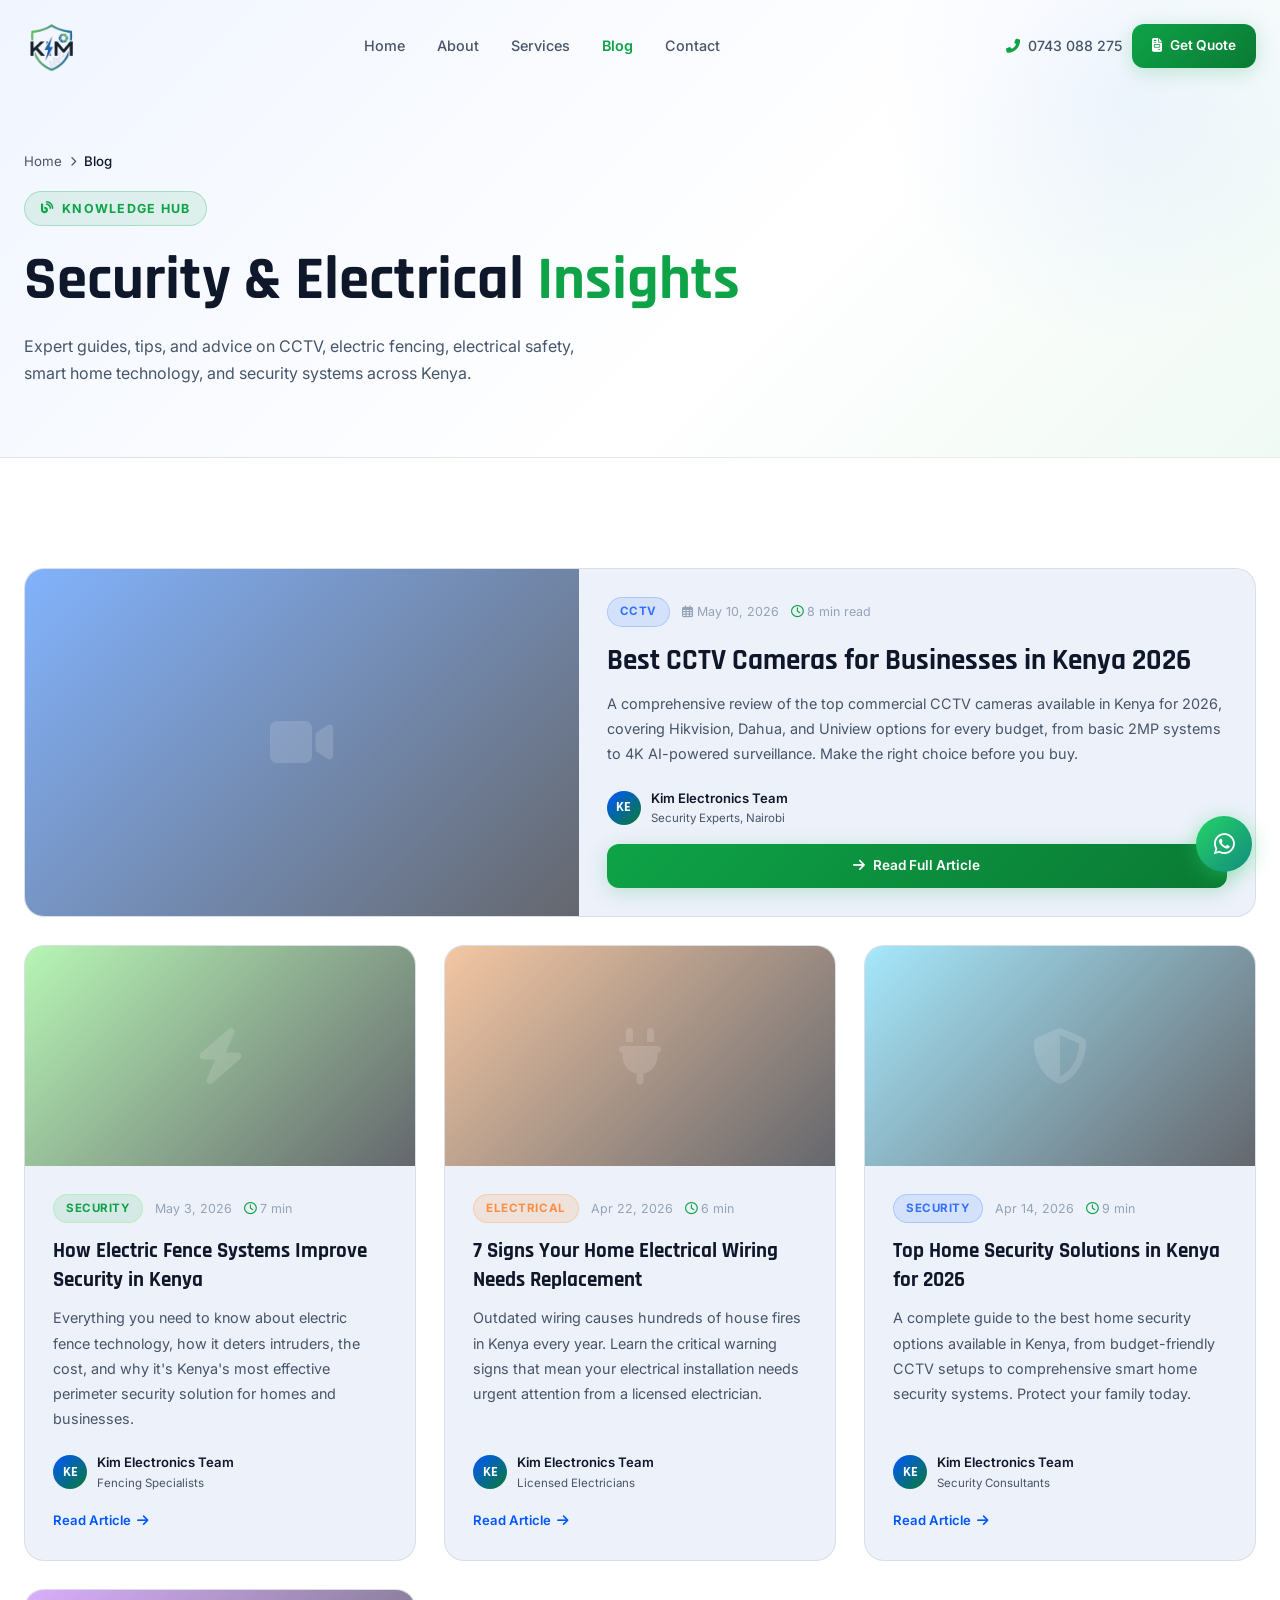
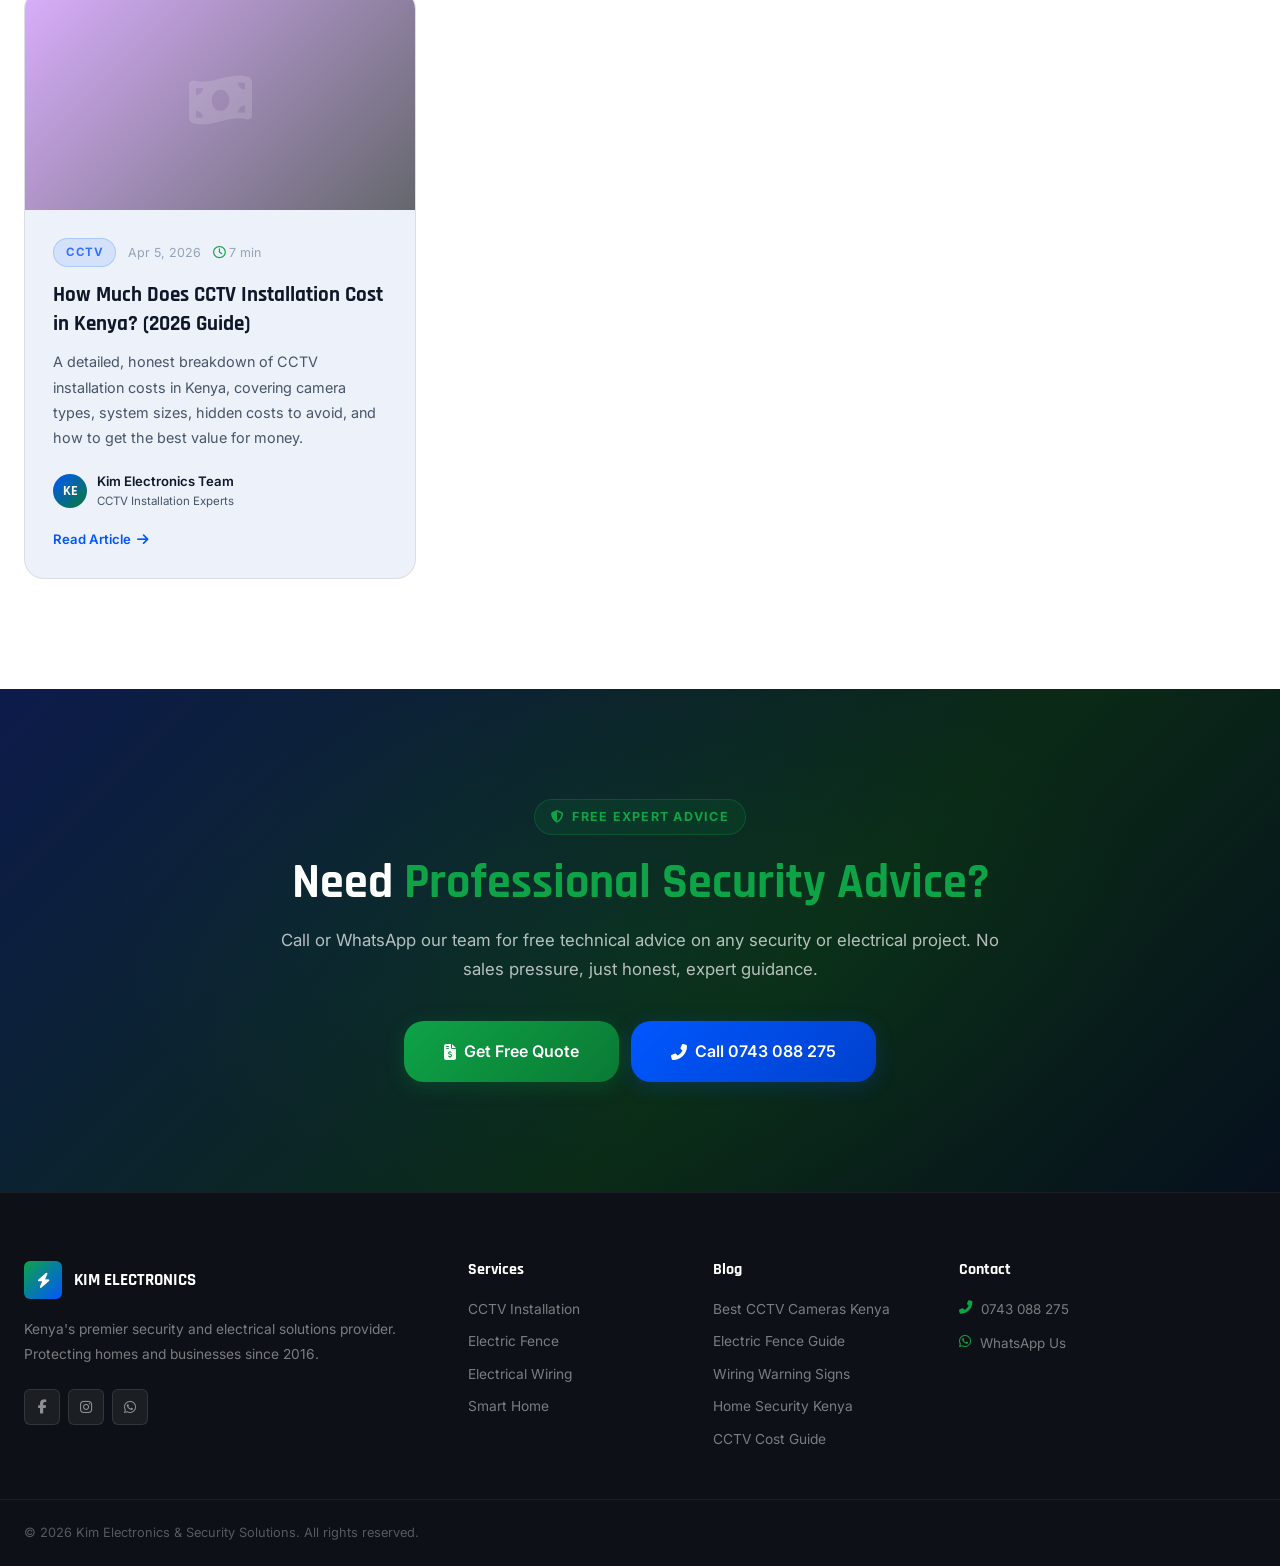
<file: blog/index.html>
<!DOCTYPE html>
<html lang="en">
<head>
  <meta charset="UTF-8">
  <meta name="viewport" content="width=device-width, initial-scale=1.0">
  <title>Security & Electrical Blog | Kim Electronics Kenya: Expert Tips & Guides</title>
  <meta name="description" content="Expert articles on CCTV installation, electric fencing, electrical safety, smart home technology and security systems in Kenya. Free guides from Kim Electronics.">
  <meta name="robots" content="index, follow">
  <link rel="canonical" href="https://kimelectronics.co.ke/blog/">
  <link rel="icon" type="image/svg+xml" href="../data:image/svg+xml,<svg xmlns='http://www.w3.org/2000/svg' viewBox='0 0 32 32'><rect width='32' height='32' rx='6' fill='%230066ff'/><text x='50%25' y='55%25' dominant-baseline='middle' text-anchor='middle' font-size='20' fill='%2339ff14'>⚡</text></svg>">
  <link rel="preconnect" href="https://fonts.googleapis.com">
  <link href="https://fonts.googleapis.com/css2?family=Inter:wght@300;400;500;600;700;800&family=Rajdhani:wght@400;500;600;700&display=swap" rel="stylesheet">
  <link rel="stylesheet" href="https://cdnjs.cloudflare.com/ajax/libs/font-awesome/6.5.0/css/all.min.css">
  <link rel="stylesheet" href="../css/style.css">
  <link rel="stylesheet" href="../css/blog.css">
</head>
<body>

<nav id="navbar">
  <div class="container">
    <div class="nav-inner">
      <a href="../index.html" class="nav-logo" aria-label="Kim Electronics Home"><img src="../Images/Logo.png" alt="Kim Electronics & Security Solutions" class="nav-logo-img"></a>
      <div class="nav-links"><a href="../index.html">Home</a><a href="../about.html">About</a><a href="../services.html">Services</a><a href="index.html" class="active">Blog</a><a href="../contact.html">Contact</a></div>
      <div class="nav-cta"><a href="tel:+254743088275" class="nav-phone"><i class="fas fa-phone-alt"></i> 0743 088 275</a><a href="../contact.html" class="btn btn-primary btn-sm"><i class="fas fa-file-invoice"></i> Get Quote</a></div>
      <button class="nav-toggle" id="nav-toggle" aria-label="Toggle menu"><span></span><span></span><span></span></button>
    </div>
    <div class="nav-mobile" id="nav-mobile"><a href="../index.html"><i class="fas fa-home"></i> Home</a><a href="../about.html"><i class="fas fa-info-circle"></i> About</a><a href="../services.html"><i class="fas fa-concierge-bell"></i> Services</a><a href="index.html"><i class="fas fa-blog"></i> Blog</a><a href="../contact.html"><i class="fas fa-envelope"></i> Contact</a><div class="mobile-cta"><a href="tel:+254743088275" class="btn btn-blue"><i class="fas fa-phone-alt"></i> Call Now</a><a href="https://wa.me/254743088275" class="btn btn-whatsapp" target="_blank" rel="noopener"><i class="fab fa-whatsapp"></i> WhatsApp</a></div></div>
  </div>
</nav>

<section class="page-header">
  <div class="container"><div class="page-header-content">
    <div class="breadcrumb"><a href="../index.html">Home</a><i class="fas fa-chevron-right"></i><span>Blog</span></div>
    <div class="section-tag"><i class="fas fa-blog"></i> Knowledge Hub</div>
    <h1>Security & Electrical <span class="highlight">Insights</span></h1>
    <p style="max-width:580px;color:var(--text-muted);margin-top:16px;">Expert guides, tips, and advice on CCTV, electric fencing, electrical safety, smart home technology, and security systems across Kenya.</p>
  </div></div>
</section>

<section class="section" style="background:var(--bg-primary)">
  <div class="container">
    <div class="blog-index-grid">

      <!-- Featured -->
      <article class="blog-index-card featured" data-aos>
        <div class="blog-index-thumb t1"><i class="fas fa-video" aria-hidden="true"></i></div>
        <div class="blog-index-body">
          <div class="blog-index-meta">
            <span class="blog-tag">CCTV</span>
            <span class="blog-date"><i class="far fa-calendar-alt"></i> May 10, 2026</span>
            <span class="blog-read-time"><i class="far fa-clock"></i> 8 min read</span>
          </div>
          <h2>Best CCTV Cameras for Businesses in Kenya 2026</h2>
          <p>A comprehensive review of the top commercial CCTV cameras available in Kenya for 2026, covering Hikvision, Dahua, and Uniview options for every budget, from basic 2MP systems to 4K AI-powered surveillance. Make the right choice before you buy.</p>
          <div class="blog-author">
            <div class="blog-author-avatar">KE</div>
            <div><div class="blog-author-name">Kim Electronics Team</div><div class="blog-author-role">Security Experts, Nairobi</div></div>
          </div>
          <a href="best-cctv-cameras-kenya.html" class="btn btn-primary btn-sm"><i class="fas fa-arrow-right"></i> Read Full Article</a>
        </div>
      </article>

      <!-- Post 2 -->
      <article class="blog-index-card" data-aos>
        <div class="blog-index-thumb t2"><i class="fas fa-bolt" aria-hidden="true"></i></div>
        <div class="blog-index-body">
          <div class="blog-index-meta"><span class="blog-tag green">Security</span><span class="blog-date">May 3, 2026</span><span class="blog-read-time"><i class="far fa-clock"></i> 7 min</span></div>
          <h2>How Electric Fence Systems Improve Security in Kenya</h2>
          <p>Everything you need to know about electric fence technology, how it deters intruders, the cost, and why it's Kenya's most effective perimeter security solution for homes and businesses.</p>
          <div class="blog-author"><div class="blog-author-avatar">KE</div><div><div class="blog-author-name">Kim Electronics Team</div><div class="blog-author-role">Fencing Specialists</div></div></div>
          <a href="electric-fence-security.html" class="blog-read-more">Read Article <i class="fas fa-arrow-right"></i></a>
        </div>
      </article>

      <!-- Post 3 -->
      <article class="blog-index-card" data-aos data-aos-delay="80">
        <div class="blog-index-thumb t3"><i class="fas fa-plug" aria-hidden="true"></i></div>
        <div class="blog-index-body">
          <div class="blog-index-meta"><span class="blog-tag" style="background:rgba(255,120,0,.12);border-color:rgba(255,120,0,.2);color:#ff8c42;">Electrical</span><span class="blog-date">Apr 22, 2026</span><span class="blog-read-time"><i class="far fa-clock"></i> 6 min</span></div>
          <h2>7 Signs Your Home Electrical Wiring Needs Replacement</h2>
          <p>Outdated wiring causes hundreds of house fires in Kenya every year. Learn the critical warning signs that mean your electrical installation needs urgent attention from a licensed electrician.</p>
          <div class="blog-author"><div class="blog-author-avatar">KE</div><div><div class="blog-author-name">Kim Electronics Team</div><div class="blog-author-role">Licensed Electricians</div></div></div>
          <a href="electrical-wiring-signs.html" class="blog-read-more">Read Article <i class="fas fa-arrow-right"></i></a>
        </div>
      </article>

      <!-- Post 4 -->
      <article class="blog-index-card" data-aos>
        <div class="blog-index-thumb t4"><i class="fas fa-shield-alt" aria-hidden="true"></i></div>
        <div class="blog-index-body">
          <div class="blog-index-meta"><span class="blog-tag">Security</span><span class="blog-date">Apr 14, 2026</span><span class="blog-read-time"><i class="far fa-clock"></i> 9 min</span></div>
          <h2>Top Home Security Solutions in Kenya for 2026</h2>
          <p>A complete guide to the best home security options available in Kenya, from budget-friendly CCTV setups to comprehensive smart home security systems. Protect your family today.</p>
          <div class="blog-author"><div class="blog-author-avatar">KE</div><div><div class="blog-author-name">Kim Electronics Team</div><div class="blog-author-role">Security Consultants</div></div></div>
          <a href="home-security-solutions-kenya.html" class="blog-read-more">Read Article <i class="fas fa-arrow-right"></i></a>
        </div>
      </article>

      <!-- Post 5 -->
      <article class="blog-index-card" data-aos data-aos-delay="80">
        <div class="blog-index-thumb t5"><i class="fas fa-money-bill-wave" aria-hidden="true"></i></div>
        <div class="blog-index-body">
          <div class="blog-index-meta"><span class="blog-tag">CCTV</span><span class="blog-date">Apr 5, 2026</span><span class="blog-read-time"><i class="far fa-clock"></i> 7 min</span></div>
          <h2>How Much Does CCTV Installation Cost in Kenya? (2026 Guide)</h2>
          <p>A detailed, honest breakdown of CCTV installation costs in Kenya, covering camera types, system sizes, hidden costs to avoid, and how to get the best value for money.</p>
          <div class="blog-author"><div class="blog-author-avatar">KE</div><div><div class="blog-author-name">Kim Electronics Team</div><div class="blog-author-role">CCTV Installation Experts</div></div></div>
          <a href="cctv-installation-cost-kenya.html" class="blog-read-more">Read Article <i class="fas fa-arrow-right"></i></a>
        </div>
      </article>

    </div>
  </div>
</section>

<!-- Newsletter / CTA -->
<section id="cta-section">
  <div class="container"><div class="cta-content" data-aos>
    <div class="section-tag" style="margin-bottom:20px;display:inline-flex"><i class="fas fa-shield-alt"></i> Free Expert Advice</div>
    <h2>Need <span class="highlight">Professional Security Advice?</span></h2>
    <p>Call or WhatsApp our team for free technical advice on any security or electrical project. No sales pressure, just honest, expert guidance.</p>
    <div class="cta-actions">
      <a href="../contact.html" class="btn btn-primary btn-lg"><i class="fas fa-file-invoice-dollar"></i> Get Free Quote</a>
      <a href="tel:+254743088275" class="btn btn-blue btn-lg"><i class="fas fa-phone-alt"></i> Call 0743 088 275</a>
    </div>
  </div></div>
</section>

<footer id="footer"><div class="footer-top"><div class="container"><div class="footer-grid">
  <div class="footer-brand"><div class="footer-logo"><div class="footer-logo-icon"><i class="fas fa-bolt"></i></div><span class="footer-logo-text">KIM ELECTRONICS</span></div><p>Kenya's premier security and electrical solutions provider. Protecting homes and businesses since 2016.</p><div class="footer-social"><a href="#" class="social-link"><i class="fab fa-facebook-f"></i></a><a href="#" class="social-link"><i class="fab fa-instagram"></i></a><a href="https://wa.me/254743088275" class="social-link" target="_blank"><i class="fab fa-whatsapp"></i></a></div></div>
  <div class="footer-col"><h4>Services</h4><div class="footer-links"><a href="../services.html#cctv">CCTV Installation</a><a href="../services.html#fence">Electric Fence</a><a href="../services.html#electrical">Electrical Wiring</a><a href="../services.html#smarthome">Smart Home</a></div></div>
  <div class="footer-col"><h4>Blog</h4><div class="footer-links"><a href="best-cctv-cameras-kenya.html">Best CCTV Cameras Kenya</a><a href="electric-fence-security.html">Electric Fence Guide</a><a href="electrical-wiring-signs.html">Wiring Warning Signs</a><a href="home-security-solutions-kenya.html">Home Security Kenya</a><a href="cctv-installation-cost-kenya.html">CCTV Cost Guide</a></div></div>
  <div class="footer-col"><h4>Contact</h4><div class="footer-contact-info"><div class="footer-contact-item"><i class="fas fa-phone-alt"></i><a href="tel:+254743088275">0743 088 275</a></div><div class="footer-contact-item"><i class="fab fa-whatsapp"></i><a href="https://wa.me/254743088275" target="_blank">WhatsApp Us</a></div></div></div>
</div></div></div><div class="footer-bottom"><div class="container"><div class="footer-bottom-inner"><div class="footer-copy">&copy; 2026 Kim Electronics & Security Solutions. All rights reserved.</div></div></div></div></footer>

<div id="whatsapp-float"><a href="https://wa.me/254743088275" class="whatsapp-btn" target="_blank" rel="noopener" aria-label="Chat on WhatsApp"><i class="fab fa-whatsapp"></i></a></div>

<script>
const nt=document.getElementById('nav-toggle'),nm=document.getElementById('nav-mobile');
if(nt&&nm){nt.addEventListener('click',()=>{const o=nm.style.display==='flex';nm.style.display=o?'none':'flex';nt.classList.toggle('open',!o);});}
window.addEventListener('scroll',()=>{document.getElementById('navbar').classList.toggle('scrolled',window.scrollY>60)},{passive:true});
const obs=new IntersectionObserver(e=>{e.forEach(en=>{if(en.isIntersecting){setTimeout(()=>en.target.classList.add('aos-animate'),parseInt(en.target.dataset.aosDelay||0));obs.unobserve(en.target);}});},{threshold:.1});
document.querySelectorAll('[data-aos]').forEach(el=>obs.observe(el));
</script>
</body>
</html>
</file>
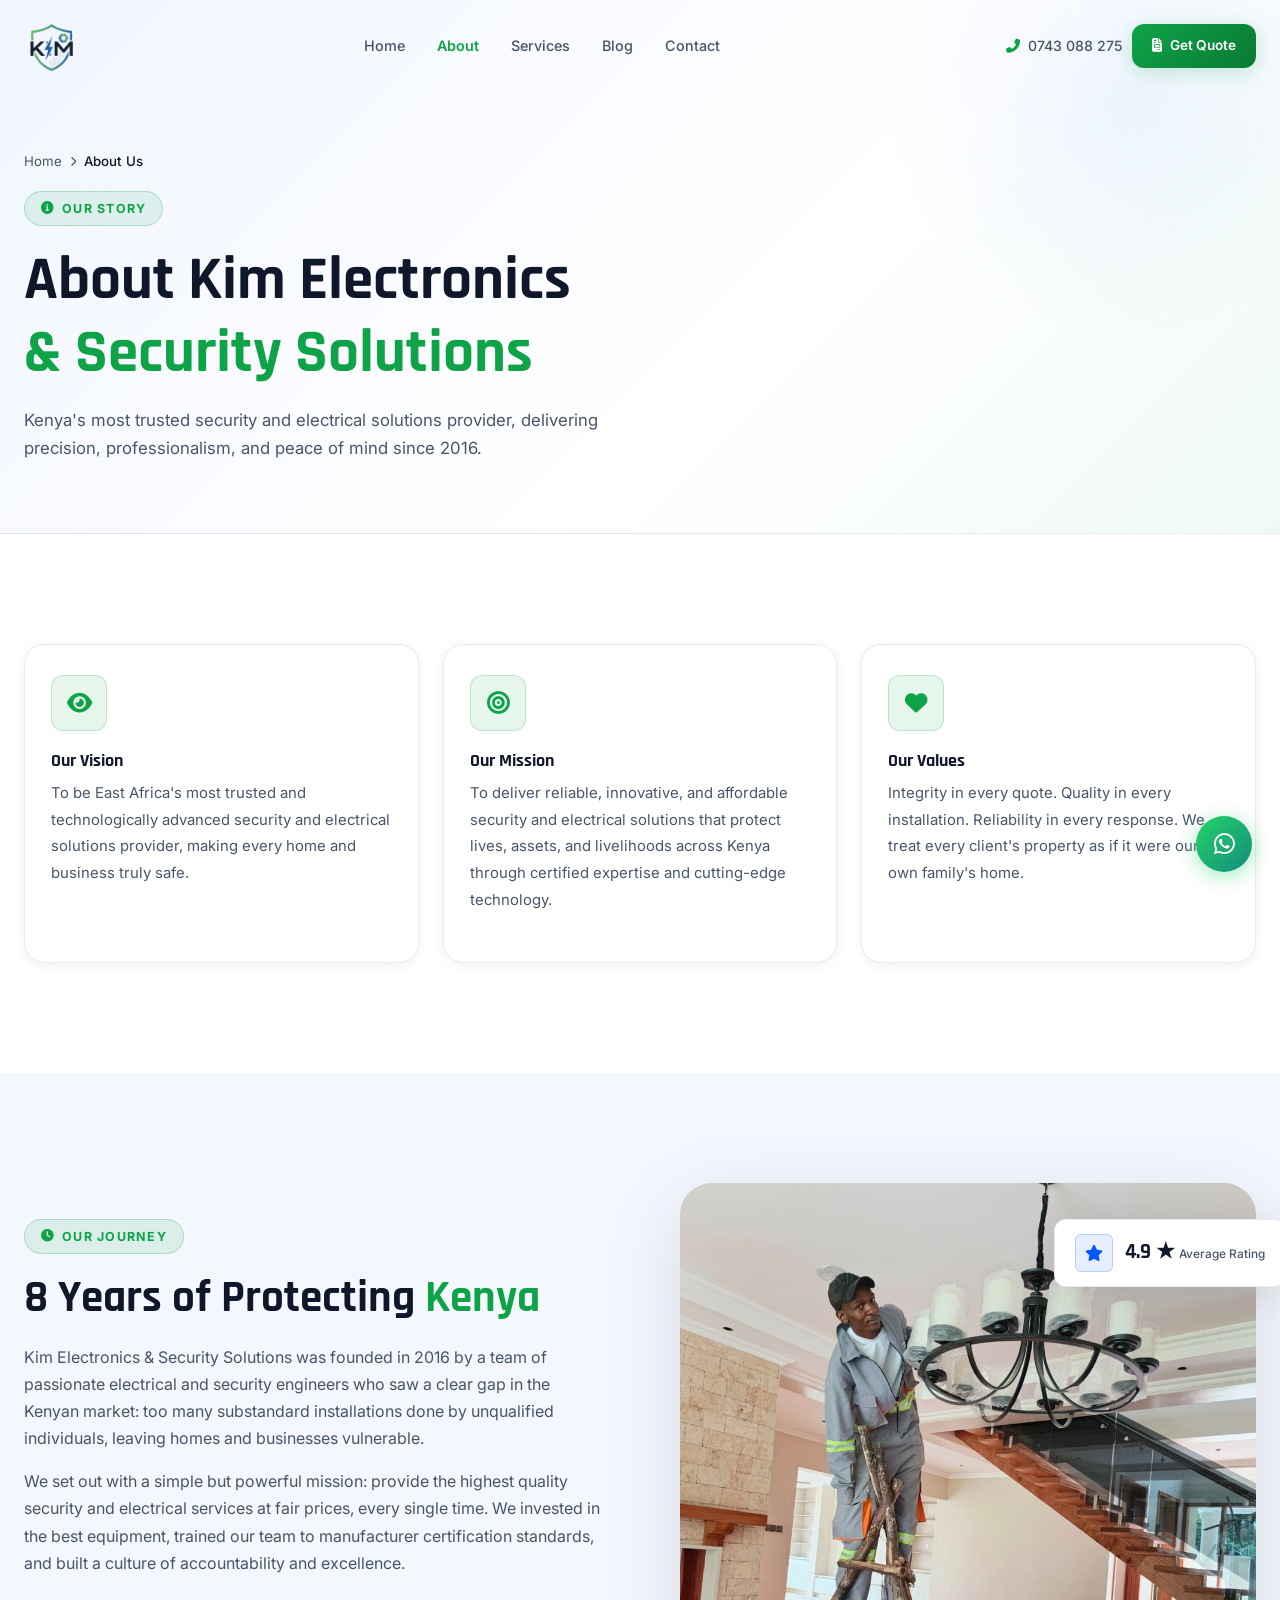
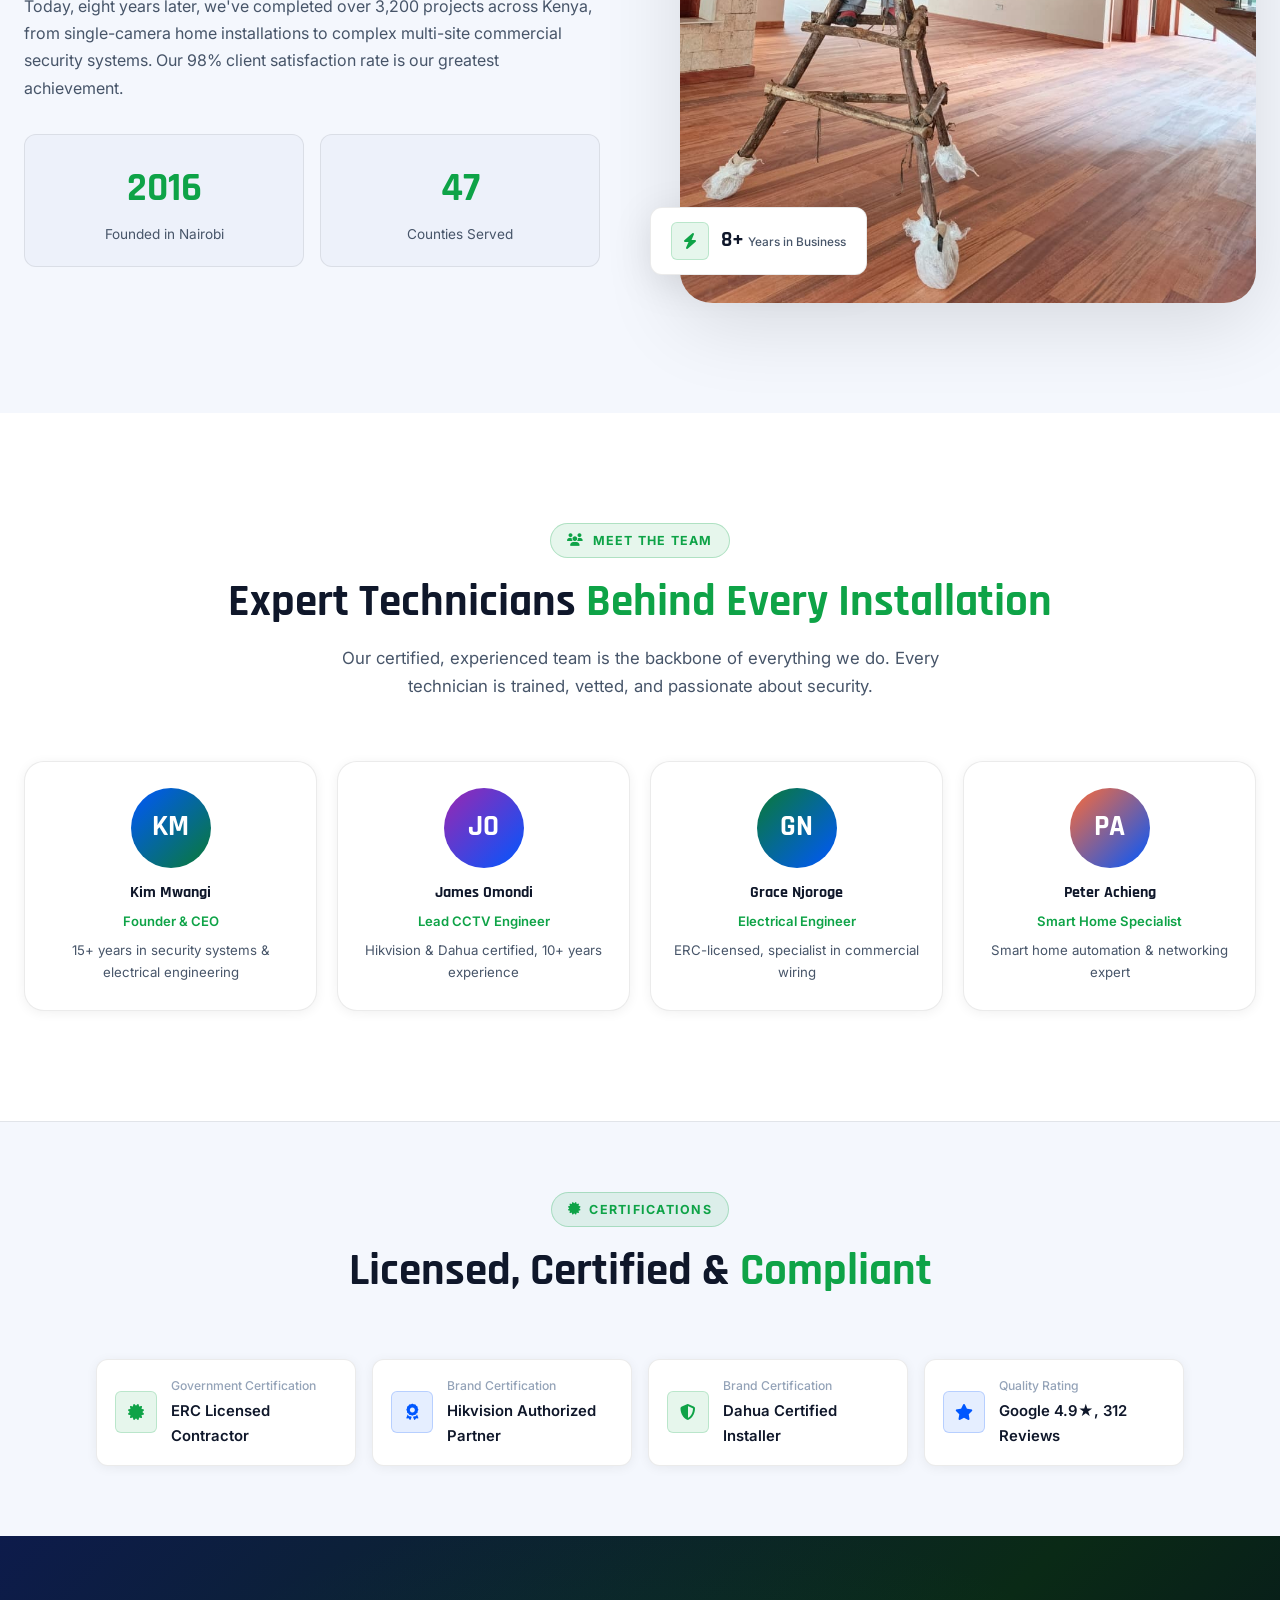
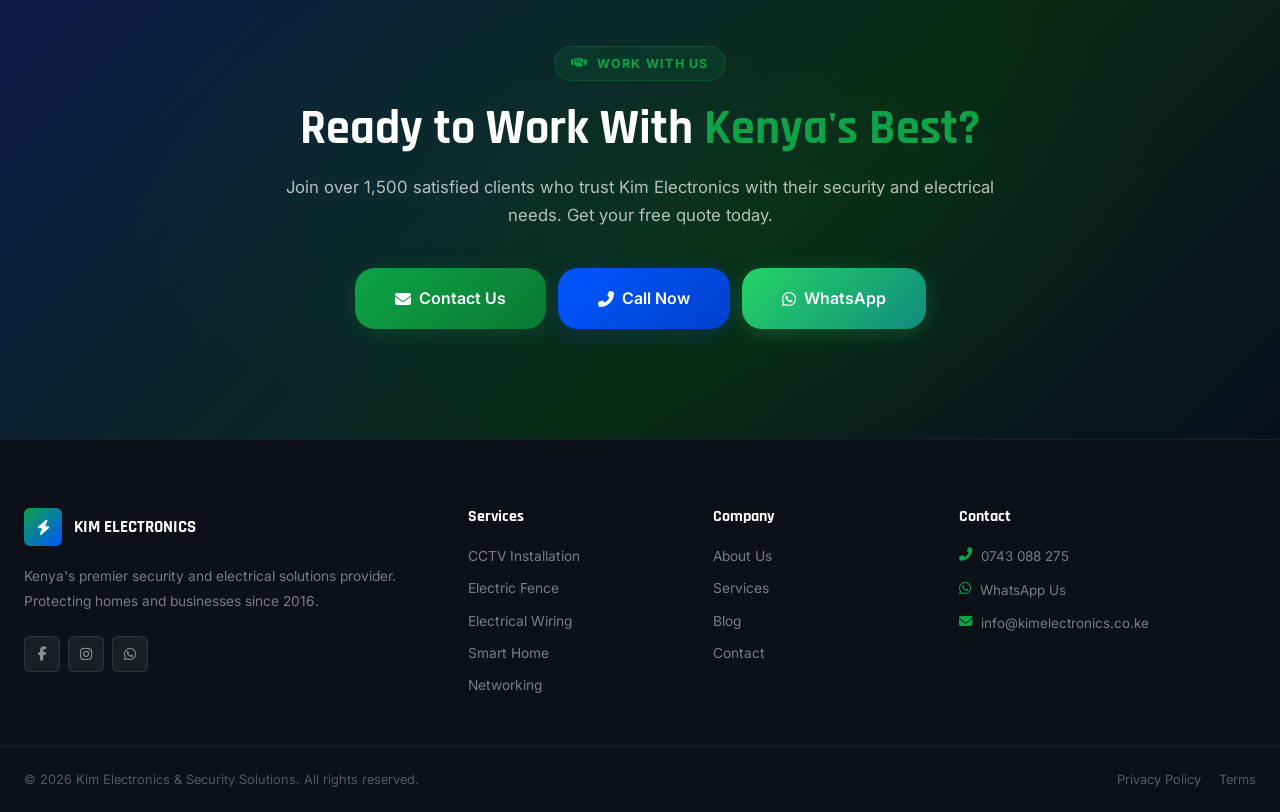
<file: about.html>
﻿<!DOCTYPE html>
<html lang="en">
<head>
  <meta charset="UTF-8">
  <meta name="viewport" content="width=device-width, initial-scale=1.0">
  <title>About Us | Kim Electronics & Security Solutions Kenya</title>
  <meta name="description" content="Learn about Kim Electronics & Security Solutions, Kenya's trusted CCTV, electric fence, and electrical installation experts since 2016. Licensed, certified, and dedicated to your safety.">
  <meta name="robots" content="index, follow">
  <link rel="canonical" href="https://kimelectronics.co.ke/about.html">
  <meta property="og:title" content="About Kim Electronics & Security Solutions">
  <meta property="og:description" content="8+ years of professional security and electrical installations across Kenya. ERC-licensed, certified, and 98% client satisfaction rate.">
  <meta property="og:url" content="https://kimelectronics.co.ke/about.html">
  <link rel="icon" type="image/svg+xml" href="data:image/svg+xml,<svg xmlns='http://www.w3.org/2000/svg' viewBox='0 0 32 32'><rect width='32' height='32' rx='6' fill='%230066ff'/><text x='50%25' y='55%25' dominant-baseline='middle' text-anchor='middle' font-size='20' fill='%2339ff14'>⚡</text></svg>">
  <link rel="preconnect" href="https://fonts.googleapis.com">
  <link href="https://fonts.googleapis.com/css2?family=Inter:wght@300;400;500;600;700;800&family=Rajdhani:wght@400;500;600;700&display=swap" rel="stylesheet">
  <link rel="stylesheet" href="https://cdnjs.cloudflare.com/ajax/libs/font-awesome/6.5.0/css/all.min.css">
  <link rel="stylesheet" href="css/style.css">
</head>
<body>

<nav id="navbar">
  <div class="container">
    <div class="nav-inner">
      <a href="index.html" class="nav-logo" aria-label="Kim Electronics Home">
        <img src="Images/Logo.png" alt="Kim Electronics & Security Solutions" class="nav-logo-img">
      </a>
      <div class="nav-links">
        <a href="index.html">Home</a>
        <a href="about.html" class="active">About</a>
        <a href="services.html">Services</a>
        <a href="blog/index.html">Blog</a>
        <a href="contact.html">Contact</a>
      </div>
      <div class="nav-cta">
        <a href="tel:+254743088275" class="nav-phone"><i class="fas fa-phone-alt"></i> 0743 088 275</a>
        <a href="index.html#quote-modal" class="btn btn-primary btn-sm" onclick="window.location='index.html'; return false;"><i class="fas fa-file-invoice"></i> Get Quote</a>
      </div>
      <button class="nav-toggle" id="nav-toggle" aria-label="Toggle menu" aria-expanded="false"><span></span><span></span><span></span></button>
    </div>
    <div class="nav-mobile" id="nav-mobile" aria-hidden="true">
      <a href="index.html"><i class="fas fa-home"></i> Home</a>
      <a href="about.html"><i class="fas fa-info-circle"></i> About Us</a>
      <a href="services.html"><i class="fas fa-concierge-bell"></i> Services</a>
      <a href="blog/index.html"><i class="fas fa-blog"></i> Blog</a>
      <a href="contact.html"><i class="fas fa-envelope"></i> Contact</a>
      <div class="mobile-cta">
        <a href="tel:+254743088275" class="btn btn-blue"><i class="fas fa-phone-alt"></i> Call 0743 088 275</a>
        <a href="https://wa.me/254743088275" class="btn btn-whatsapp" target="_blank" rel="noopener"><i class="fab fa-whatsapp"></i> WhatsApp Us</a>
      </div>
    </div>
  </div>
</nav>

<!-- Page Header -->
<section class="page-header">
  <div class="container">
    <div class="page-header-content">
      <div class="breadcrumb">
        <a href="index.html">Home</a>
        <i class="fas fa-chevron-right"></i>
        <span>About Us</span>
      </div>
      <div class="section-tag"><i class="fas fa-info-circle"></i> Our Story</div>
      <h1>About Kim Electronics<br><span class="highlight">& Security Solutions</span></h1>
      <p style="max-width:600px;color:var(--text-muted);font-size:1.05rem;margin-top:16px;">
        Kenya's most trusted security and electrical solutions provider, delivering precision, professionalism, and peace of mind since 2016.
      </p>
    </div>
  </div>
</section>

<!-- Mission & Vision -->
<section class="section" style="background:var(--bg-primary)">
  <div class="container">
    <div style="display:grid;grid-template-columns:1fr 1fr 1fr;gap:24px;" class="responsive-grid-3">
      <div class="service-card" data-aos>
        <div class="service-icon" style="margin-bottom:20px"><i class="fas fa-eye"></i></div>
        <h3>Our Vision</h3>
        <p style="color:var(--text-muted);font-size:.93rem;line-height:1.8;">To be East Africa's most trusted and technologically advanced security and electrical solutions provider, making every home and business truly safe.</p>
      </div>
      <div class="service-card" data-aos data-aos-delay="100">
        <div class="service-icon" style="margin-bottom:20px"><i class="fas fa-bullseye"></i></div>
        <h3>Our Mission</h3>
        <p style="color:var(--text-muted);font-size:.93rem;line-height:1.8;">To deliver reliable, innovative, and affordable security and electrical solutions that protect lives, assets, and livelihoods across Kenya through certified expertise and cutting-edge technology.</p>
      </div>
      <div class="service-card" data-aos data-aos-delay="200">
        <div class="service-icon" style="margin-bottom:20px"><i class="fas fa-heart"></i></div>
        <h3>Our Values</h3>
        <p style="color:var(--text-muted);font-size:.93rem;line-height:1.8;">Integrity in every quote. Quality in every installation. Reliability in every response. We treat every client's property as if it were our own family's home.</p>
      </div>
    </div>
  </div>
</section>

<!-- Company Story -->
<section class="section" style="background:var(--bg-secondary)">
  <div class="container">
    <div class="about-grid">
      <div class="about-content" data-aos="fade-right">
        <div class="section-tag"><i class="fas fa-clock"></i> Our Journey</div>
        <h2>8 Years of Protecting <span class="highlight">Kenya</span></h2>

        <p style="color:var(--text-muted);margin-bottom:16px;">Kim Electronics & Security Solutions was founded in 2016 by a team of passionate electrical and security engineers who saw a clear gap in the Kenyan market: too many substandard installations done by unqualified individuals, leaving homes and businesses vulnerable.</p>
        <p style="color:var(--text-muted);margin-bottom:16px;">We set out with a simple but powerful mission: provide the highest quality security and electrical services at fair prices, every single time. We invested in the best equipment, trained our team to manufacturer certification standards, and built a culture of accountability and excellence.</p>
        <p style="color:var(--text-muted);margin-bottom:32px;">Today, eight years later, we've completed over 3,200 projects across Kenya, from single-camera home installations to complex multi-site commercial security systems. Our 98% client satisfaction rate is our greatest achievement.</p>
        <div style="display:grid;grid-template-columns:1fr 1fr;gap:16px;">
          <div style="background:var(--bg-surface);border:1px solid var(--border);border-radius:var(--radius-md);padding:20px;text-align:center;">
            <div style="font-family:var(--font-display);font-size:2.5rem;font-weight:700;color:var(--green)">2016</div>
            <div style="font-size:.85rem;color:var(--text-muted);">Founded in Nairobi</div>
          </div>
          <div style="background:var(--bg-surface);border:1px solid var(--border);border-radius:var(--radius-md);padding:20px;text-align:center;">
            <div style="font-family:var(--font-display);font-size:2.5rem;font-weight:700;color:var(--green)">47</div>
            <div style="font-size:.85rem;color:var(--text-muted);">Counties Served</div>
          </div>
        </div>
      </div>
      <div class="about-visual" data-aos="fade-left">
        <div class="about-img-wrap">
          <img src="Images/Image 1.jpeg" alt="Kim Electronics certified technician installing a premium chandelier light fitting in a luxury Kenyan home, demonstrating expert craftsmanship" loading="lazy">
        </div>
        <div class="about-badge-1">
          <div class="about-badge-icon"><i class="fas fa-bolt"></i></div>
          <div class="about-badge-info">
            <span class="about-badge-num">8+</span>
            <span class="about-badge-txt">Years in Business</span>
          </div>
        </div>
        <div class="about-badge-2">
          <div class="about-badge-icon blue"><i class="fas fa-star"></i></div>
          <div class="about-badge-info">
            <span class="about-badge-num">4.9 ★</span>
            <span class="about-badge-txt">Average Rating</span>
          </div>
        </div>
      </div>
    </div>
  </div>
</section>

<!-- Team Section -->
<section class="section" style="background:var(--bg-primary)">
  <div class="container">
    <div class="section-header center" data-aos>
      <div class="section-tag"><i class="fas fa-users"></i> Meet the Team</div>
      <h2>Expert Technicians <span class="highlight">Behind Every Installation</span></h2>
      <p>Our certified, experienced team is the backbone of everything we do. Every technician is trained, vetted, and passionate about security.</p>
    </div>
    <div style="display:grid;grid-template-columns:repeat(4,1fr);gap:20px;" class="team-grid">
      <div class="why-card" data-aos style="text-align:center;">
        <div style="width:80px;height:80px;border-radius:50%;margin:0 auto 16px;background:linear-gradient(135deg,var(--blue),var(--green-dark));display:flex;align-items:center;justify-content:center;font-family:var(--font-display);font-size:1.8rem;font-weight:700;color:white;">KM</div>
        <h4>Kim Mwangi</h4>
        <p style="color:var(--green);font-size:.82rem;font-weight:600;margin-bottom:6px;">Founder & CEO</p>
        <p style="font-size:.83rem;">15+ years in security systems & electrical engineering</p>
      </div>
      <div class="why-card" data-aos data-aos-delay="80" style="text-align:center;">
        <div style="width:80px;height:80px;border-radius:50%;margin:0 auto 16px;background:linear-gradient(135deg,#9c27b0,var(--blue));display:flex;align-items:center;justify-content:center;font-family:var(--font-display);font-size:1.8rem;font-weight:700;color:white;">JO</div>
        <h4>James Omondi</h4>
        <p style="color:var(--green);font-size:.82rem;font-weight:600;margin-bottom:6px;">Lead CCTV Engineer</p>
        <p style="font-size:.83rem;">Hikvision & Dahua certified, 10+ years experience</p>
      </div>
      <div class="why-card" data-aos data-aos-delay="160" style="text-align:center;">
        <div style="width:80px;height:80px;border-radius:50%;margin:0 auto 16px;background:linear-gradient(135deg,var(--green-dark),var(--blue));display:flex;align-items:center;justify-content:center;font-family:var(--font-display);font-size:1.8rem;font-weight:700;color:white;">GN</div>
        <h4>Grace Njoroge</h4>
        <p style="color:var(--green);font-size:.82rem;font-weight:600;margin-bottom:6px;">Electrical Engineer</p>
        <p style="font-size:.83rem;">ERC-licensed, specialist in commercial wiring</p>
      </div>
      <div class="why-card" data-aos data-aos-delay="240" style="text-align:center;">
        <div style="width:80px;height:80px;border-radius:50%;margin:0 auto 16px;background:linear-gradient(135deg,#ff6b35,var(--blue));display:flex;align-items:center;justify-content:center;font-family:var(--font-display);font-size:1.8rem;font-weight:700;color:white;">PA</div>
        <h4>Peter Achieng</h4>
        <p style="color:var(--green);font-size:.82rem;font-weight:600;margin-bottom:6px;">Smart Home Specialist</p>
        <p style="font-size:.83rem;">Smart home automation & networking expert</p>
      </div>
    </div>
  </div>
</section>

<!-- Certifications -->
<section class="section-sm" style="background:var(--bg-secondary);border-top:1px solid var(--border);">
  <div class="container">
    <div class="section-header center" data-aos>
      <div class="section-tag"><i class="fas fa-certificate"></i> Certifications</div>
      <h2>Licensed, Certified & <span class="highlight">Compliant</span></h2>
    </div>
    <div style="display:flex;flex-wrap:wrap;gap:16px;justify-content:center;">
      <div class="contact-card" style="flex:1;min-width:200px;max-width:260px;" data-aos><div class="contact-card-icon green"><i class="fas fa-certificate"></i></div><div><div class="contact-card-label">Government Certification</div><div class="contact-card-value">ERC Licensed Contractor</div></div></div>
      <div class="contact-card" style="flex:1;min-width:200px;max-width:260px;" data-aos data-aos-delay="80"><div class="contact-card-icon blue"><i class="fas fa-award"></i></div><div><div class="contact-card-label">Brand Certification</div><div class="contact-card-value">Hikvision Authorized Partner</div></div></div>
      <div class="contact-card" style="flex:1;min-width:200px;max-width:260px;" data-aos data-aos-delay="160"><div class="contact-card-icon green"><i class="fas fa-shield-alt"></i></div><div><div class="contact-card-label">Brand Certification</div><div class="contact-card-value">Dahua Certified Installer</div></div></div>
      <div class="contact-card" style="flex:1;min-width:200px;max-width:260px;" data-aos data-aos-delay="240"><div class="contact-card-icon blue"><i class="fas fa-star"></i></div><div><div class="contact-card-label">Quality Rating</div><div class="contact-card-value">Google 4.9★, 312 Reviews</div></div></div>
    </div>
  </div>
</section>

<!-- CTA -->
<section id="cta-section">
  <div class="container">
    <div class="cta-content" data-aos>
      <div class="section-tag" style="margin-bottom:20px;display:inline-flex"><i class="fas fa-handshake"></i> Work With Us</div>
      <h2>Ready to Work With <span class="highlight">Kenya's Best?</span></h2>
      <p>Join over 1,500 satisfied clients who trust Kim Electronics with their security and electrical needs. Get your free quote today.</p>
      <div class="cta-actions">
        <a href="contact.html" class="btn btn-primary btn-lg"><i class="fas fa-envelope"></i> Contact Us</a>
        <a href="tel:+254743088275" class="btn btn-blue btn-lg"><i class="fas fa-phone-alt"></i> Call Now</a>
        <a href="https://wa.me/254743088275" class="btn btn-whatsapp btn-lg" target="_blank" rel="noopener"><i class="fab fa-whatsapp"></i> WhatsApp</a>
      </div>
    </div>
  </div>
</section>

<footer id="footer">
  <div class="footer-top"><div class="container"><div class="footer-grid">
    <div class="footer-brand">
      <div class="footer-logo"><div class="footer-logo-icon"><i class="fas fa-bolt"></i></div><span class="footer-logo-text">KIM ELECTRONICS</span></div>
      <p>Kenya's premier security and electrical solutions provider. Protecting homes and businesses since 2016.</p>
      <div class="footer-social"><a href="#" class="social-link" aria-label="Facebook"><i class="fab fa-facebook-f"></i></a><a href="#" class="social-link" aria-label="Instagram"><i class="fab fa-instagram"></i></a><a href="https://wa.me/254743088275" class="social-link" aria-label="WhatsApp" target="_blank" rel="noopener"><i class="fab fa-whatsapp"></i></a></div>
    </div>
    <div class="footer-col"><h4>Services</h4><div class="footer-links"><a href="services.html#cctv">CCTV Installation</a><a href="services.html#fence">Electric Fence</a><a href="services.html#electrical">Electrical Wiring</a><a href="services.html#smarthome">Smart Home</a><a href="services.html#networking">Networking</a></div></div>
    <div class="footer-col"><h4>Company</h4><div class="footer-links"><a href="about.html">About Us</a><a href="services.html">Services</a><a href="blog/index.html">Blog</a><a href="contact.html">Contact</a></div></div>
    <div class="footer-col"><h4>Contact</h4><div class="footer-contact-info"><div class="footer-contact-item"><i class="fas fa-phone-alt"></i><a href="tel:+254743088275">0743 088 275</a></div><div class="footer-contact-item"><i class="fab fa-whatsapp"></i><a href="https://wa.me/254743088275" target="_blank" rel="noopener">WhatsApp Us</a></div><div class="footer-contact-item"><i class="fas fa-envelope"></i><a href="mailto:info@kimelectronics.co.ke">info@kimelectronics.co.ke</a></div></div></div>
  </div></div></div>
  <div class="footer-bottom"><div class="container"><div class="footer-bottom-inner"><div class="footer-copy">&copy; 2026 Kim Electronics & Security Solutions. All rights reserved.</div><div class="footer-legal"><a href="#">Privacy Policy</a><a href="#">Terms</a></div></div></div></div>
</footer>

<div id="whatsapp-float">
  <a href="https://wa.me/254743088275" class="whatsapp-btn" target="_blank" rel="noopener" aria-label="Chat on WhatsApp"><i class="fab fa-whatsapp"></i></a>
</div>

<script>
const navToggle=document.getElementById('nav-toggle'),navMobile=document.getElementById('nav-mobile');
if(navToggle&&navMobile){navToggle.addEventListener('click',()=>{const o=navMobile.style.display==='flex';navMobile.style.display=o?'none':'flex';navToggle.classList.toggle('open',!o);});}
const navbar=document.getElementById('navbar');
window.addEventListener('scroll',()=>{navbar.classList.toggle('scrolled',window.scrollY>60)},{passive:true});
const els=document.querySelectorAll('[data-aos]');
const obs=new IntersectionObserver(e=>{e.forEach(en=>{if(en.isIntersecting){const d=en.target.dataset.aosDelay||0;setTimeout(()=>en.target.classList.add('aos-animate'),parseInt(d));obs.unobserve(en.target);}});},{threshold:.12});
els.forEach(el=>obs.observe(el));
</script>
</body>
</html>
</file>
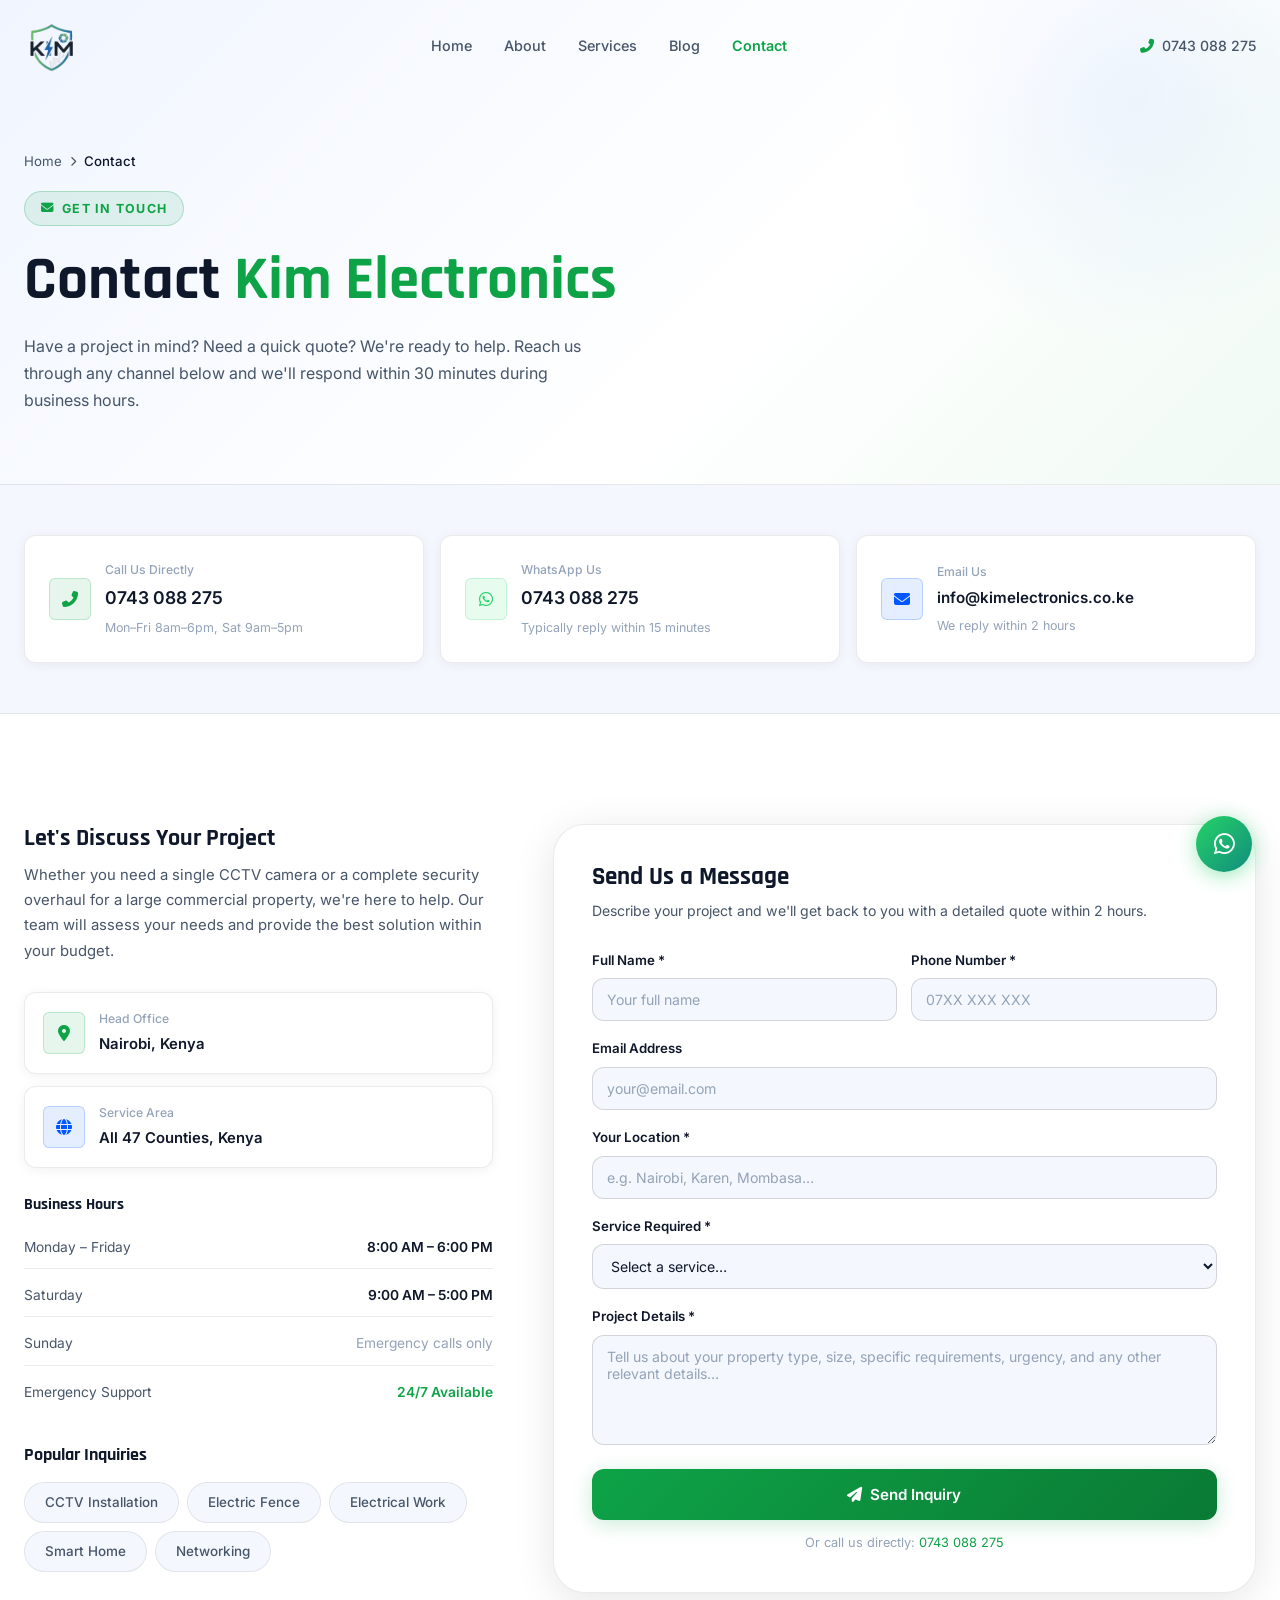
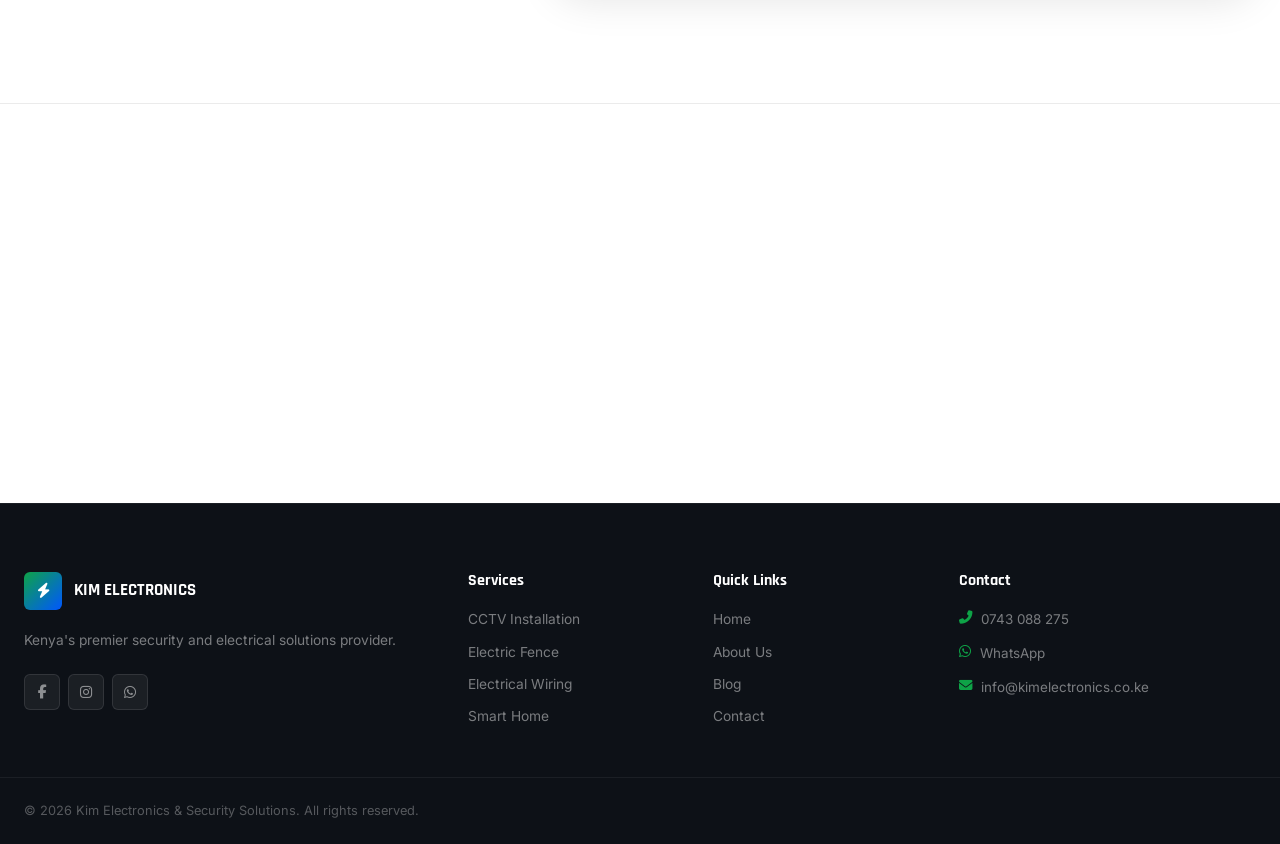
<file: contact.html>
<!DOCTYPE html>
<html lang="en">
<head>
  <meta charset="UTF-8">
  <meta name="viewport" content="width=device-width, initial-scale=1.0">
  <title>Contact Us | Kim Electronics & Security Solutions | Call 0743088275</title>
  <meta name="description" content="Contact Kim Electronics & Security Solutions Kenya. Call 0743088275, WhatsApp, or fill our contact form for CCTV installation, electric fence, electrical services and security solutions.">
  <meta name="robots" content="index, follow">
  <link rel="canonical" href="https://kimelectronics.co.ke/contact.html">
  <link rel="icon" type="image/svg+xml" href="data:image/svg+xml,<svg xmlns='http://www.w3.org/2000/svg' viewBox='0 0 32 32'><rect width='32' height='32' rx='6' fill='%230066ff'/><text x='50%25' y='55%25' dominant-baseline='middle' text-anchor='middle' font-size='20' fill='%2339ff14'>⚡</text></svg>">
  <link rel="preconnect" href="https://fonts.googleapis.com">
  <link href="https://fonts.googleapis.com/css2?family=Inter:wght@300;400;500;600;700;800&family=Rajdhani:wght@400;500;600;700&display=swap" rel="stylesheet">
  <link rel="stylesheet" href="https://cdnjs.cloudflare.com/ajax/libs/font-awesome/6.5.0/css/all.min.css">
  <link rel="stylesheet" href="css/style.css">
</head>
<body>

<nav id="navbar">
  <div class="container">
    <div class="nav-inner">
      <a href="index.html" class="nav-logo" aria-label="Kim Electronics Home"><img src="Images/Logo.png" alt="Kim Electronics & Security Solutions" class="nav-logo-img"></a>
      <div class="nav-links"><a href="index.html">Home</a><a href="about.html">About</a><a href="services.html">Services</a><a href="blog/index.html">Blog</a><a href="contact.html" class="active">Contact</a></div>
      <div class="nav-cta"><a href="tel:+254743088275" class="nav-phone"><i class="fas fa-phone-alt"></i> 0743 088 275</a></div>
      <button class="nav-toggle" id="nav-toggle" aria-label="Toggle menu"><span></span><span></span><span></span></button>
    </div>
    <div class="nav-mobile" id="nav-mobile"><a href="index.html"><i class="fas fa-home"></i> Home</a><a href="about.html"><i class="fas fa-info-circle"></i> About</a><a href="services.html"><i class="fas fa-concierge-bell"></i> Services</a><a href="blog/index.html"><i class="fas fa-blog"></i> Blog</a><a href="contact.html"><i class="fas fa-envelope"></i> Contact</a><div class="mobile-cta"><a href="tel:+254743088275" class="btn btn-blue"><i class="fas fa-phone-alt"></i> Call Now</a><a href="https://wa.me/254743088275" class="btn btn-whatsapp" target="_blank" rel="noopener"><i class="fab fa-whatsapp"></i> WhatsApp</a></div></div>
  </div>
</nav>

<section class="page-header">
  <div class="container"><div class="page-header-content">
    <div class="breadcrumb"><a href="index.html">Home</a><i class="fas fa-chevron-right"></i><span>Contact</span></div>
    <div class="section-tag"><i class="fas fa-envelope"></i> Get In Touch</div>
    <h1>Contact <span class="highlight">Kim Electronics</span></h1>
    <p style="max-width:580px;color:var(--text-muted);margin-top:16px;">Have a project in mind? Need a quick quote? We're ready to help. Reach us through any channel below and we'll respond within 30 minutes during business hours.</p>
  </div></div>
</section>

<!-- Quick Contact Channels -->
<section style="background:var(--bg-secondary);padding:50px 0;border-bottom:1px solid var(--border);">
  <div class="container">
    <div style="display:grid;grid-template-columns:repeat(3,1fr);gap:16px;">
      <a href="tel:+254743088275" class="contact-card" style="text-decoration:none;padding:24px;">
        <div class="contact-card-icon green"><i class="fas fa-phone-alt"></i></div>
        <div>
          <div class="contact-card-label">Call Us Directly</div>
          <div class="contact-card-value" style="font-size:1.1rem;">0743 088 275</div>
          <div style="font-size:.78rem;color:var(--text-dim);margin-top:4px;">Mon–Fri 8am–6pm, Sat 9am–5pm</div>
        </div>
      </a>
      <a href="https://wa.me/254743088275?text=Hello%2C%20I'd%20like%20to%20inquire%20about%20your%20services." class="contact-card" style="text-decoration:none;padding:24px;" target="_blank" rel="noopener">
        <div class="contact-card-icon wa"><i class="fab fa-whatsapp"></i></div>
        <div>
          <div class="contact-card-label">WhatsApp Us</div>
          <div class="contact-card-value" style="font-size:1.1rem;">0743 088 275</div>
          <div style="font-size:.78rem;color:var(--text-dim);margin-top:4px;">Typically reply within 15 minutes</div>
        </div>
      </a>
      <a href="mailto:info@kimelectronics.co.ke" class="contact-card" style="text-decoration:none;padding:24px;">
        <div class="contact-card-icon blue"><i class="fas fa-envelope"></i></div>
        <div>
          <div class="contact-card-label">Email Us</div>
          <div class="contact-card-value" style="font-size:.95rem;">info@kimelectronics.co.ke</div>
          <div style="font-size:.78rem;color:var(--text-dim);margin-top:4px;">We reply within 2 hours</div>
        </div>
      </a>
    </div>
  </div>
</section>

<!-- Main Contact Section -->
<section class="section" style="background:var(--bg-primary);">
  <div class="container">
    <div class="contact-grid">
      <div class="contact-info" data-aos="fade-right">
        <h3>Let's Discuss Your Project</h3>
        <p>Whether you need a single CCTV camera or a complete security overhaul for a large commercial property, we're here to help. Our team will assess your needs and provide the best solution within your budget.</p>
        <div class="contact-cards">
          <div class="contact-card">
            <div class="contact-card-icon green"><i class="fas fa-map-marker-alt"></i></div>
            <div>
              <div class="contact-card-label">Head Office</div>
              <div class="contact-card-value">Nairobi, Kenya</div>
            </div>
          </div>
          <div class="contact-card">
            <div class="contact-card-icon blue"><i class="fas fa-globe"></i></div>
            <div>
              <div class="contact-card-label">Service Area</div>
              <div class="contact-card-value">All 47 Counties, Kenya</div>
            </div>
          </div>
        </div>
        <div class="contact-hours">
          <h4>Business Hours</h4>
          <div class="contact-hours-list">
            <div class="hours-row"><span class="day">Monday – Friday</span><span class="time">8:00 AM – 6:00 PM</span></div>
            <div class="hours-row"><span class="day">Saturday</span><span class="time">9:00 AM – 5:00 PM</span></div>
            <div class="hours-row"><span class="day">Sunday</span><span class="closed">Emergency calls only</span></div>
            <div class="hours-row"><span class="day">Emergency Support</span><span class="time" style="color:var(--green)">24/7 Available</span></div>
          </div>
        </div>

        <!-- Services quick links -->
        <div style="margin-top:32px;">
          <h4 style="margin-bottom:16px;">Popular Inquiries</h4>
          <div style="display:flex;flex-wrap:wrap;gap:8px;">
            <a href="services.html#cctv" class="filter-btn">CCTV Installation</a>
            <a href="services.html#fence" class="filter-btn">Electric Fence</a>
            <a href="services.html#electrical" class="filter-btn">Electrical Work</a>
            <a href="services.html#smarthome" class="filter-btn">Smart Home</a>
            <a href="services.html#networking" class="filter-btn">Networking</a>
          </div>
        </div>
      </div>

      <div class="contact-form-wrap" data-aos="fade-left">
        <h3>Send Us a Message</h3>
        <p>Describe your project and we'll get back to you with a detailed quote within 2 hours.</p>
        <form id="contact-form" novalidate>
          <div class="form-row">
            <div class="form-group">
              <label for="cf-name">Full Name *</label>
              <input type="text" id="cf-name" name="name" placeholder="Your full name" required autocomplete="name">
            </div>
            <div class="form-group">
              <label for="cf-phone">Phone Number *</label>
              <input type="tel" id="cf-phone" name="phone" placeholder="07XX XXX XXX" required autocomplete="tel">
            </div>
          </div>
          <div class="form-group">
            <label for="cf-email">Email Address</label>
            <input type="email" id="cf-email" name="email" placeholder="your@email.com" autocomplete="email">
          </div>
          <div class="form-group">
            <label for="cf-location">Your Location *</label>
            <input type="text" id="cf-location" name="location" placeholder="e.g. Nairobi, Karen, Mombasa…" required>
          </div>
          <div class="form-group">
            <label for="cf-service">Service Required *</label>
            <select id="cf-service" name="service" required>
              <option value="" disabled selected>Select a service…</option>
              <option>CCTV Camera Installation</option>
              <option>Electric Fence Installation</option>
              <option>Electrical Wiring & Installations</option>
              <option>Music Systems & Sound Setup</option>
              <option>Access Control Systems</option>
              <option>Alarm Systems</option>
              <option>Intercom Installation</option>
              <option>Smart Home Solutions</option>
              <option>Networking & WiFi Setup</option>
              <option>Electronics Supply</option>
              <option>Maintenance / Repair</option>
              <option>Multiple Services</option>
            </select>
          </div>
          <div class="form-group">
            <label for="cf-message">Project Details *</label>
            <textarea id="cf-message" name="message" placeholder="Tell us about your property type, size, specific requirements, urgency, and any other relevant details…" required></textarea>
          </div>
          <button type="submit" class="btn btn-primary" style="width:100%;padding:16px;">
            <i class="fas fa-paper-plane"></i> Send Inquiry
          </button>
          <p style="text-align:center;margin-top:12px;font-size:.8rem;color:var(--text-dim);">
            Or call us directly: <a href="tel:+254743088275" style="color:var(--green)">0743 088 275</a>
          </p>
          <div class="form-success" id="contact-success" role="alert">
            <i class="fas fa-check-circle" style="font-size:1.5rem;display:block;margin-bottom:8px;"></i>
            <strong>Thank you! Message received.</strong><br>
            We'll contact you within 30 minutes. You can also reach us on <a href="tel:+254743088275">0743 088 275</a>.
          </div>
        </form>
      </div>
    </div>
  </div>
</section>

<!-- Map -->
<section id="map-section">
  <iframe src="https://www.google.com/maps/embed?pb=!1m18!1m12!1m3!1d255282.35853743955!2d36.70730744!3d-1.3031934!2m3!1f0!2f0!3f0!3m2!1i1024!2i768!4f13.1!3m3!1m2!1s0x182f1172d84d49a7%3A0xf7cf0254b297924c!2sNairobi%2C%20Kenya!5e0!3m2!1sen!2ske!4v1716000000000" allowfullscreen="" loading="lazy" title="Kim Electronics Nairobi Location"></iframe>
</section>

<footer id="footer"><div class="footer-top"><div class="container"><div class="footer-grid">
  <div class="footer-brand"><div class="footer-logo"><div class="footer-logo-icon"><i class="fas fa-bolt"></i></div><span class="footer-logo-text">KIM ELECTRONICS</span></div><p>Kenya's premier security and electrical solutions provider.</p><div class="footer-social"><a href="#" class="social-link"><i class="fab fa-facebook-f"></i></a><a href="#" class="social-link"><i class="fab fa-instagram"></i></a><a href="https://wa.me/254743088275" class="social-link" target="_blank"><i class="fab fa-whatsapp"></i></a></div></div>
  <div class="footer-col"><h4>Services</h4><div class="footer-links"><a href="services.html#cctv">CCTV Installation</a><a href="services.html#fence">Electric Fence</a><a href="services.html#electrical">Electrical Wiring</a><a href="services.html#smarthome">Smart Home</a></div></div>
  <div class="footer-col"><h4>Quick Links</h4><div class="footer-links"><a href="index.html">Home</a><a href="about.html">About Us</a><a href="blog/index.html">Blog</a><a href="contact.html">Contact</a></div></div>
  <div class="footer-col"><h4>Contact</h4><div class="footer-contact-info"><div class="footer-contact-item"><i class="fas fa-phone-alt"></i><a href="tel:+254743088275">0743 088 275</a></div><div class="footer-contact-item"><i class="fab fa-whatsapp"></i><a href="https://wa.me/254743088275" target="_blank">WhatsApp</a></div><div class="footer-contact-item"><i class="fas fa-envelope"></i>info@kimelectronics.co.ke</div></div></div>
</div></div></div><div class="footer-bottom"><div class="container"><div class="footer-bottom-inner"><div class="footer-copy">&copy; 2026 Kim Electronics & Security Solutions. All rights reserved.</div></div></div></div></footer>

<div id="whatsapp-float"><a href="https://wa.me/254743088275" class="whatsapp-btn" target="_blank" rel="noopener" aria-label="Chat on WhatsApp"><i class="fab fa-whatsapp"></i></a></div>

<script>
const navToggle=document.getElementById('nav-toggle'),navMobile=document.getElementById('nav-mobile');
if(navToggle&&navMobile){navToggle.addEventListener('click',()=>{const o=navMobile.style.display==='flex';navMobile.style.display=o?'none':'flex';navToggle.classList.toggle('open',!o);});}
window.addEventListener('scroll',()=>{document.getElementById('navbar').classList.toggle('scrolled',window.scrollY>60)},{passive:true});
const els=document.querySelectorAll('[data-aos]');
const obs=new IntersectionObserver(e=>{e.forEach(en=>{if(en.isIntersecting){setTimeout(()=>en.target.classList.add('aos-animate'),parseInt(en.target.dataset.aosDelay||0));obs.unobserve(en.target);}});},{threshold:.12});
els.forEach(el=>obs.observe(el));

document.getElementById('contact-form').addEventListener('submit',function(e){
  e.preventDefault();
  const name=document.getElementById('cf-name').value.trim();
  const phone=document.getElementById('cf-phone').value.trim();
  const service=document.getElementById('cf-service').value;
  const message=document.getElementById('cf-message').value.trim();
  const location=document.getElementById('cf-location').value.trim();
  if(!name||!phone||!service||!message||!location){alert('Please fill in all required fields.');return;}
  const btn=this.querySelector('[type=submit]');
  btn.disabled=true;btn.innerHTML='<i class="fas fa-spinner fa-spin"></i> Sending…';
  setTimeout(()=>{
    this.reset();btn.disabled=false;btn.innerHTML='<i class="fas fa-paper-plane"></i> Send Inquiry';
    const s=document.getElementById('contact-success');s.style.display='block';
    setTimeout(()=>s.style.display='none',8000);
    const msg=encodeURIComponent(`Hi Kim Electronics!\nName: ${name}\nPhone: ${phone}\nLocation: ${location}\nService: ${service}\nMessage: ${message}`);
    window.open(`https://wa.me/254794013107?text=${msg}`,'_blank');
    const emailSubject=encodeURIComponent(`New Inquiry: ${service} from ${name}`);
    const emailBody=encodeURIComponent(`New inquiry from Kim Electronics website:\n\nName: ${name}\nPhone: ${phone}\nLocation: ${location}\nService: ${service}\n\nMessage:\n${message}`);
    const mailto=document.createElement('a');
    mailto.href=`mailto:afrinetixsolutions@gmail.com?subject=${emailSubject}&body=${emailBody}`;
    mailto.click();
  },1400);
});
</script>
</body>
</html>
</file>
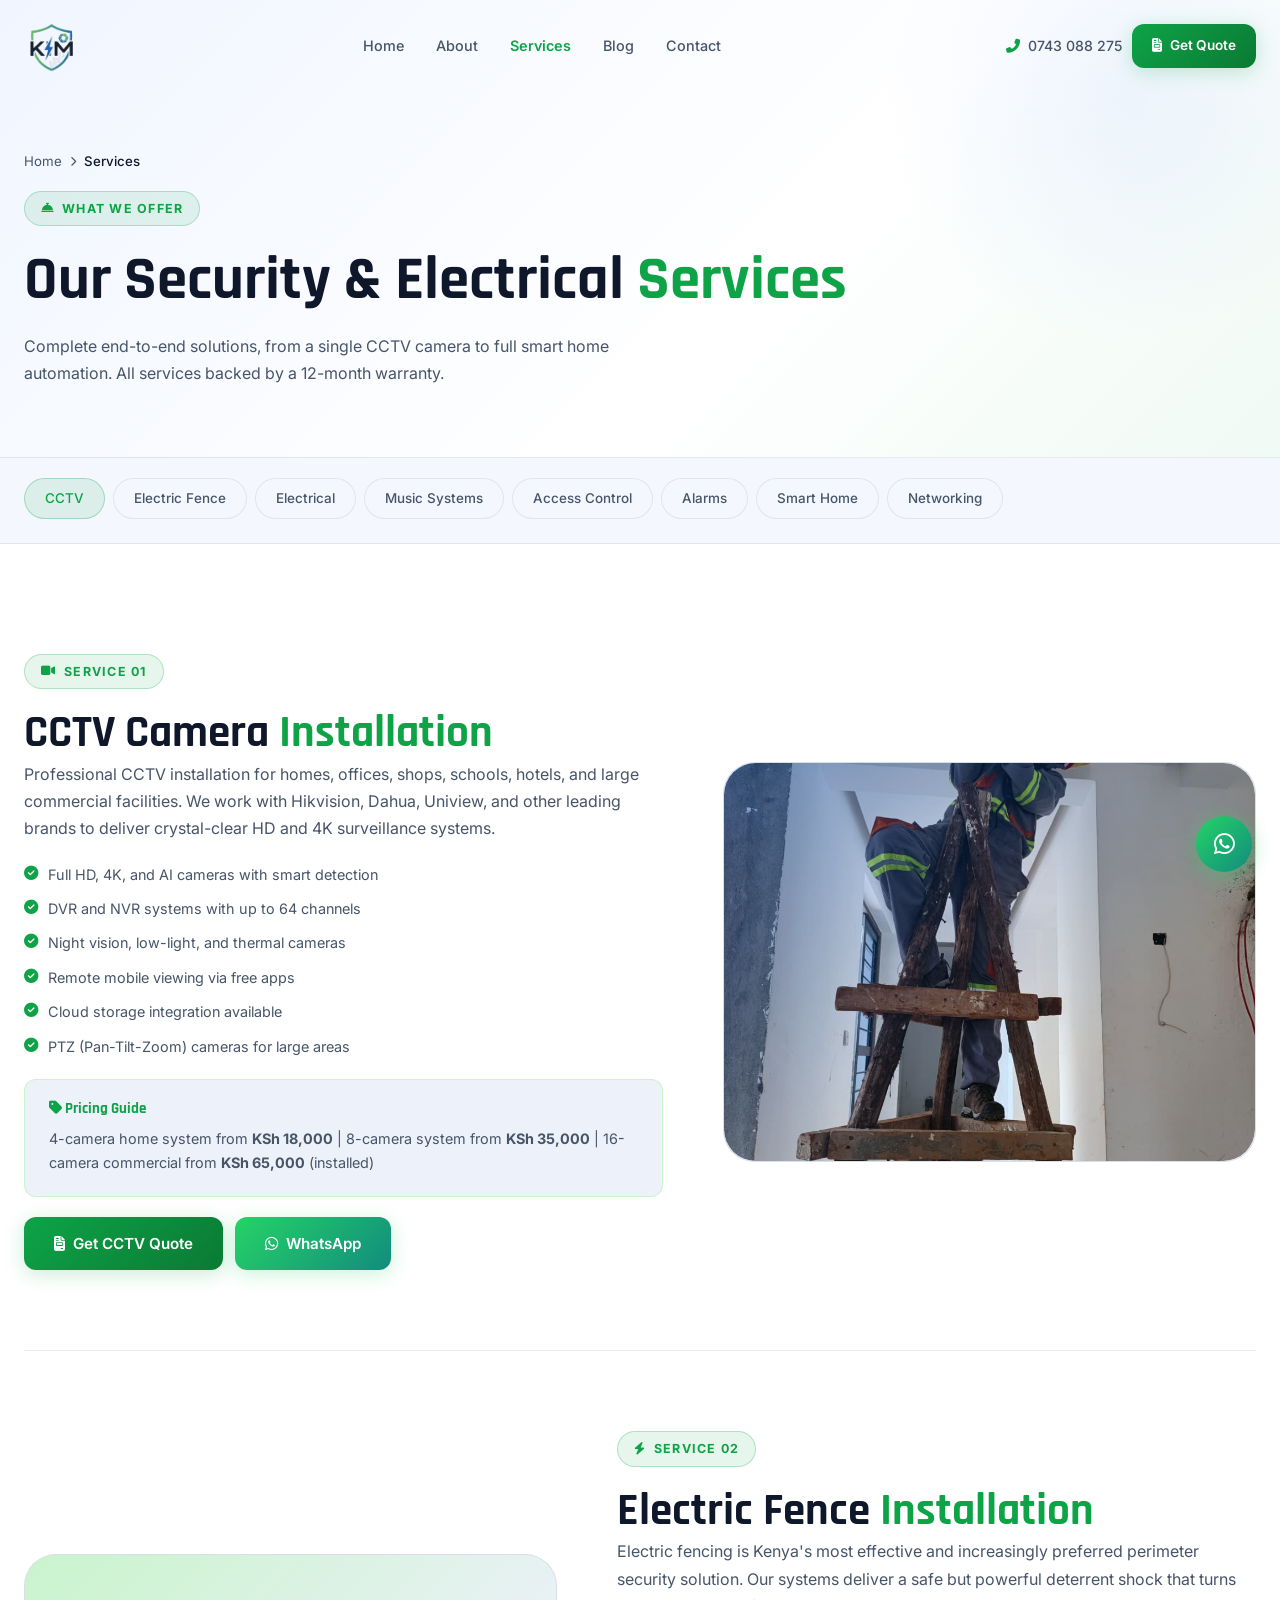
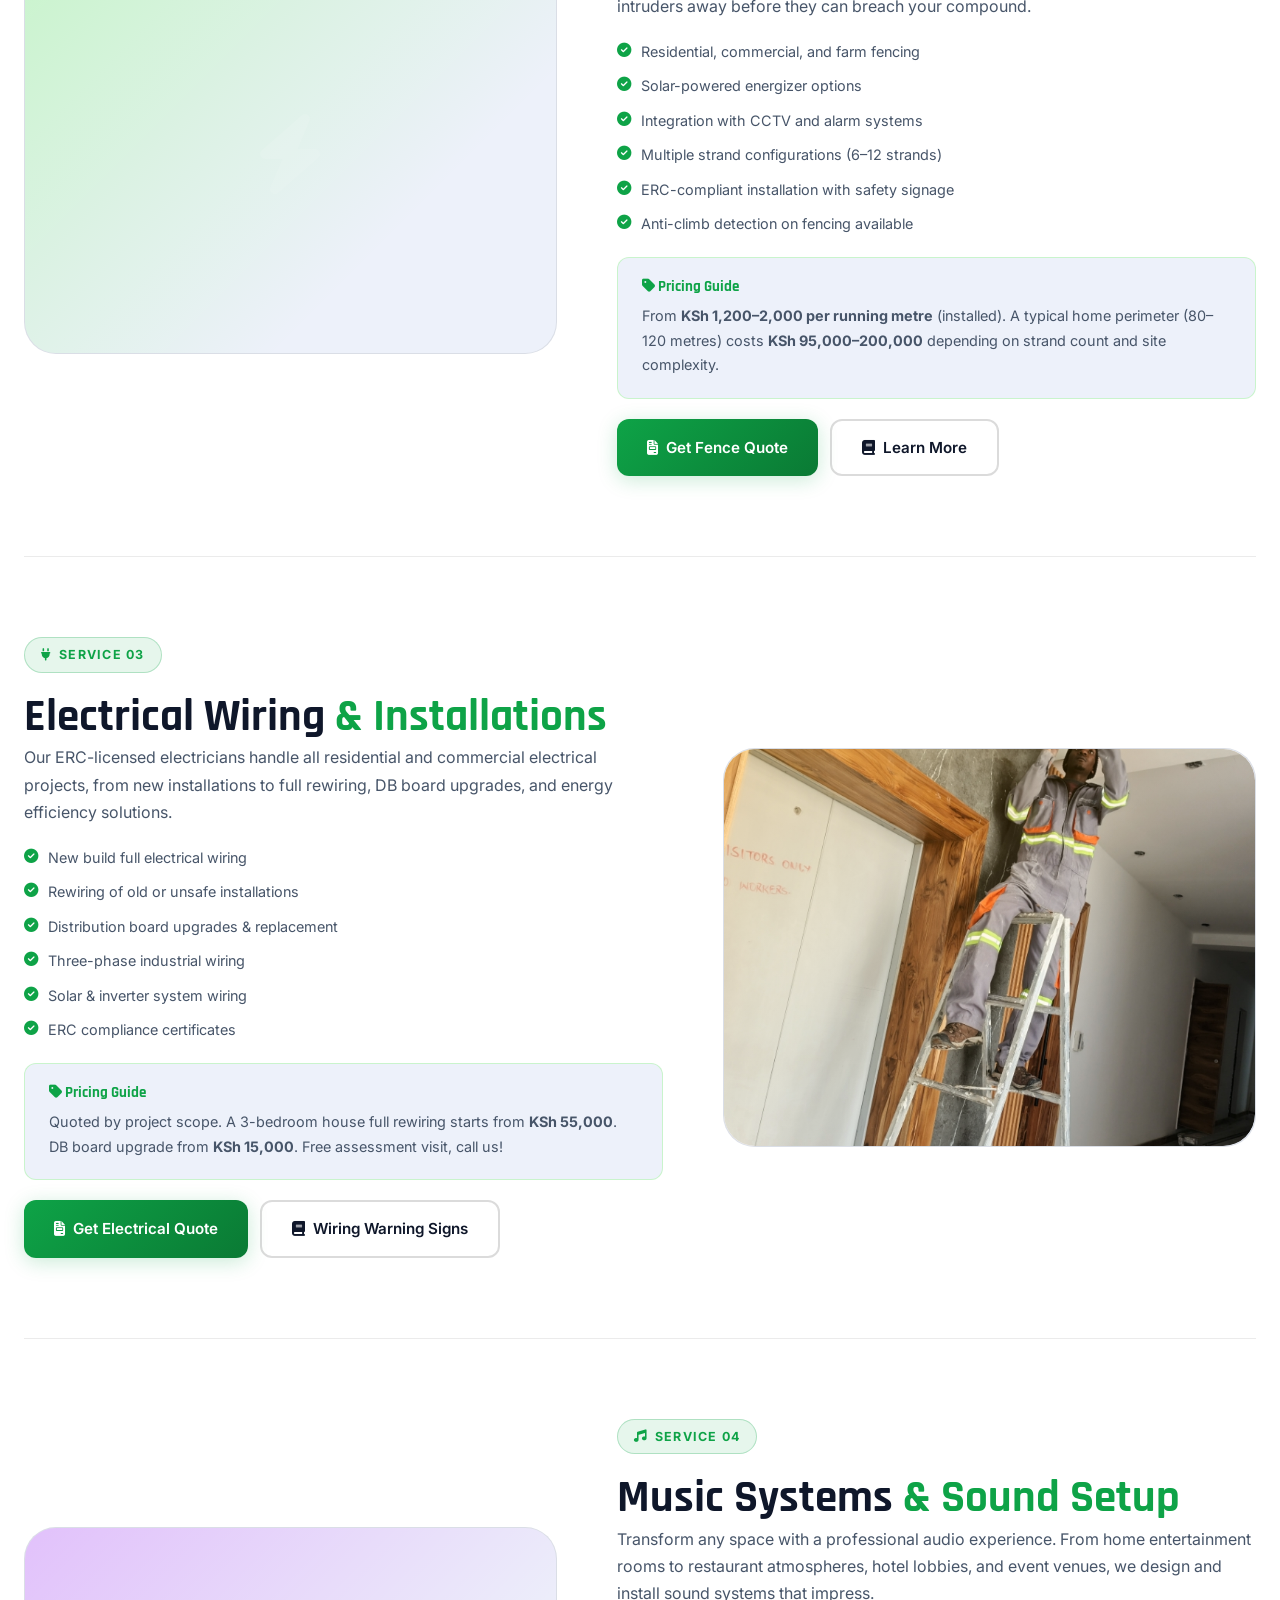
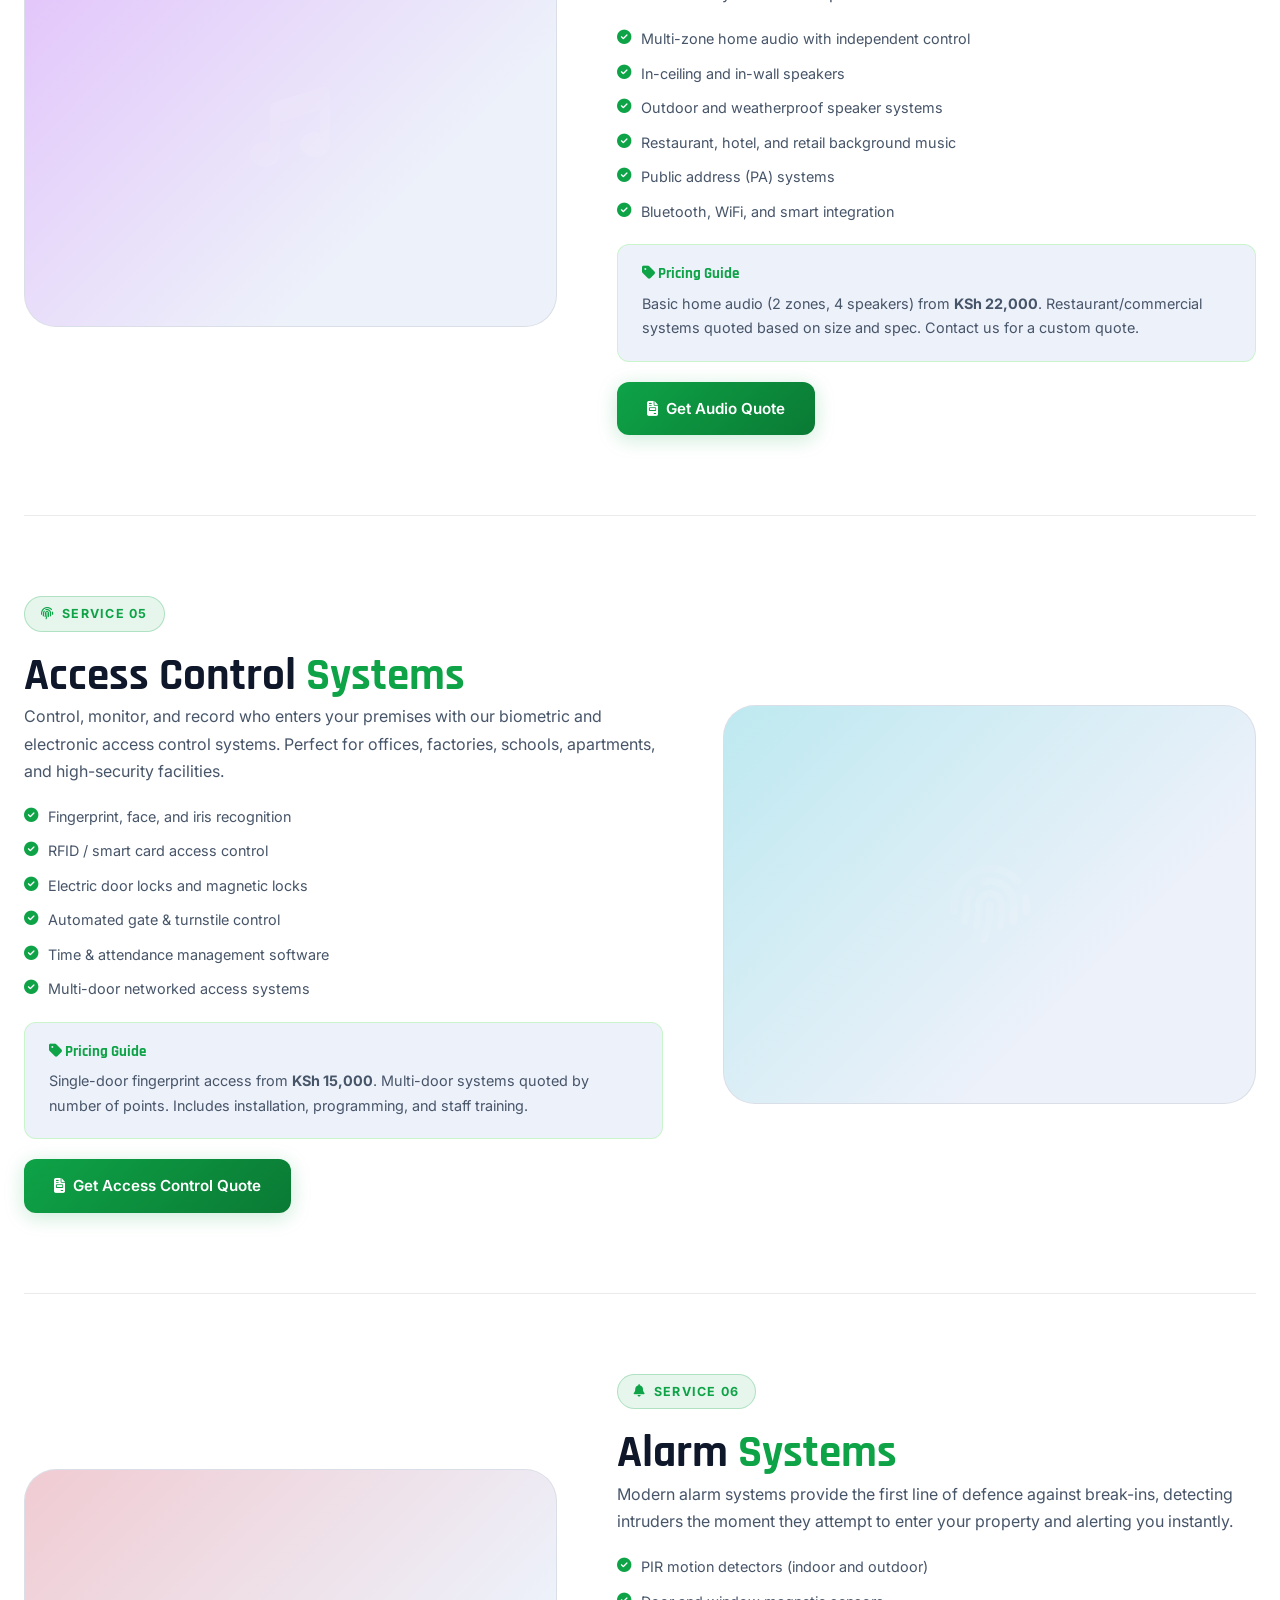
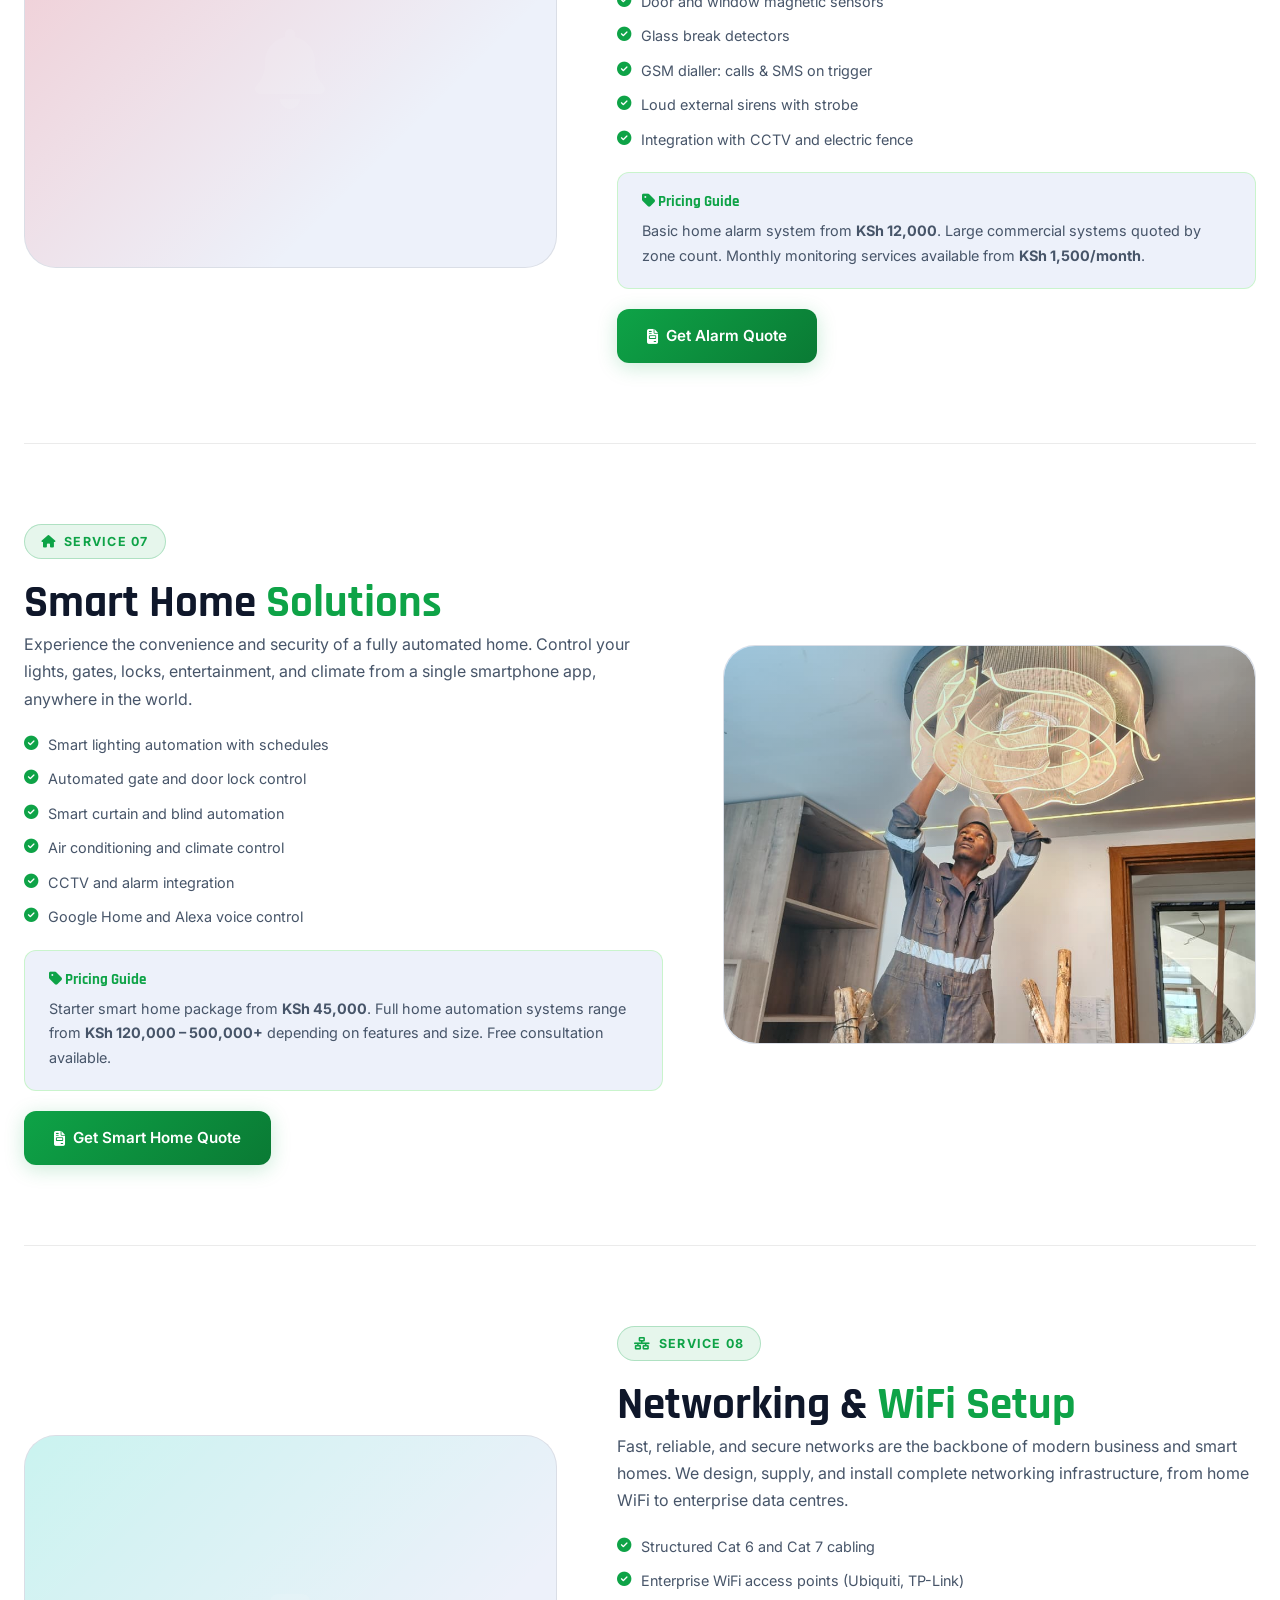
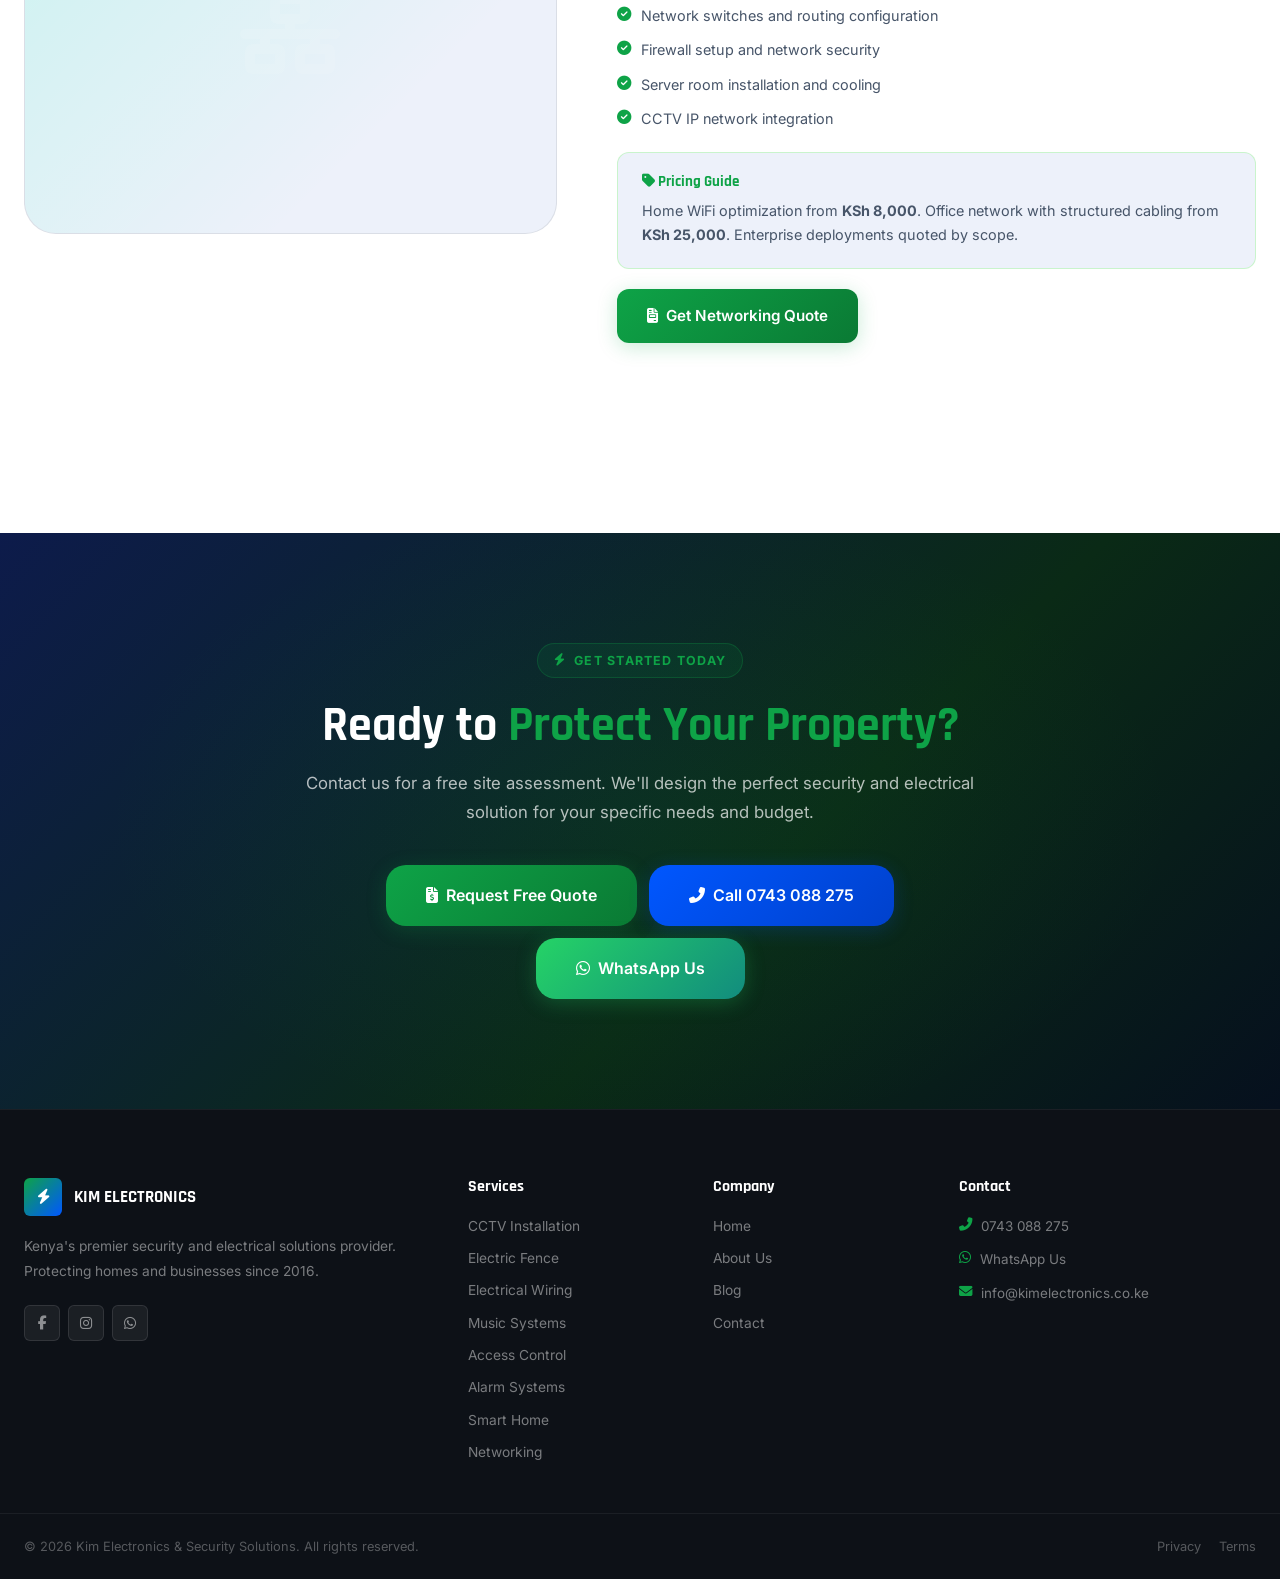
<file: services.html>
<!DOCTYPE html>
<html lang="en">
<head>
  <meta charset="UTF-8">
  <meta name="viewport" content="width=device-width, initial-scale=1.0">
  <title>Services | CCTV, Electric Fence, Electrical, Smart Home | Kim Electronics Kenya</title>
  <meta name="description" content="Complete range of security & electrical services in Kenya: CCTV installation, electric fence, alarm systems, access control, smart home, networking, and electrical wiring. Call 0743088275.">
  <meta name="keywords" content="CCTV installation Kenya, electric fence installation Kenya, security systems Nairobi, electrical installation services Kenya, alarm systems Kenya, access control Kenya, smart home Kenya">
  <meta name="robots" content="index, follow">
  <link rel="canonical" href="https://kimelectronics.co.ke/services.html">
  <link rel="icon" type="image/svg+xml" href="data:image/svg+xml,<svg xmlns='http://www.w3.org/2000/svg' viewBox='0 0 32 32'><rect width='32' height='32' rx='6' fill='%230066ff'/><text x='50%25' y='55%25' dominant-baseline='middle' text-anchor='middle' font-size='20' fill='%2339ff14'>⚡</text></svg>">
  <link rel="preconnect" href="https://fonts.googleapis.com">
  <link href="https://fonts.googleapis.com/css2?family=Inter:wght@300;400;500;600;700;800&family=Rajdhani:wght@400;500;600;700&display=swap" rel="stylesheet">
  <link rel="stylesheet" href="https://cdnjs.cloudflare.com/ajax/libs/font-awesome/6.5.0/css/all.min.css">
  <link rel="stylesheet" href="css/style.css">
  <style>
    .service-detail { scroll-margin-top: 100px; }
    .service-detail-grid { display:grid;grid-template-columns:1.2fr 1fr;gap:60px;align-items:center;margin-bottom:80px; }
    .service-detail-grid.reverse { direction:rtl; }
    .service-detail-grid.reverse > * { direction:ltr; }
    .service-detail-visual { background:var(--bg-surface);border:1px solid var(--border);border-radius:var(--radius-xl);aspect-ratio:4/3;display:flex;align-items:center;justify-content:center;font-size:5rem;color:rgba(255,255,255,.1);position:relative;overflow:hidden; }
    .service-detail-visual::before{content:'';position:absolute;inset:0;}
    .service-detail-visual.cctv::before{background:linear-gradient(135deg,rgba(0,102,255,.3),transparent 70%);}
    .service-detail-visual.fence::before{background:linear-gradient(135deg,rgba(57,255,20,.2),transparent 70%);}
    .service-detail-visual.electric::before{background:linear-gradient(135deg,rgba(255,165,0,.25),transparent 70%);}
    .service-detail-visual.music::before{background:linear-gradient(135deg,rgba(180,0,255,.2),transparent 70%);}
    .service-detail-visual.access::before{background:linear-gradient(135deg,rgba(0,200,200,.2),transparent 70%);}
    .service-detail-visual.alarm::before{background:linear-gradient(135deg,rgba(255,50,50,.2),transparent 70%);}
    .service-detail-visual.smart::before{background:linear-gradient(135deg,rgba(0,160,255,.25),transparent 70%);}
    .service-detail-visual.network::before{background:linear-gradient(135deg,rgba(0,255,180,.15),transparent 70%);}
    .service-detail-visual i{position:relative;z-index:1;}
    .service-pricing { background:var(--bg-surface);border:1px solid rgba(57,255,20,.2);border-radius:var(--radius-md);padding:20px 24px;margin:20px 0; }
    .service-pricing h4{color:var(--green);margin-bottom:8px;font-size:.95rem;}
    .service-pricing p{color:var(--text-muted);font-size:.9rem;margin:0;}
    .feature-list{display:flex;flex-direction:column;gap:10px;margin:20px 0;}
    .feature-list li{display:flex;align-items:flex-start;gap:10px;color:var(--text-muted);font-size:.9rem;}
    .feature-list li i{color:var(--green);margin-top:3px;flex-shrink:0;}
    @media(max-width:900px){.service-detail-grid{grid-template-columns:1fr;}.service-detail-grid.reverse{direction:ltr;}}
  </style>
</head>
<body>

<nav id="navbar">
  <div class="container">
    <div class="nav-inner">
      <a href="index.html" class="nav-logo" aria-label="Kim Electronics Home"><img src="Images/Logo.png" alt="Kim Electronics & Security Solutions" class="nav-logo-img"></a>
      <div class="nav-links"><a href="index.html">Home</a><a href="about.html">About</a><a href="services.html" class="active">Services</a><a href="blog/index.html">Blog</a><a href="contact.html">Contact</a></div>
      <div class="nav-cta"><a href="tel:+254743088275" class="nav-phone"><i class="fas fa-phone-alt"></i> 0743 088 275</a><a href="contact.html" class="btn btn-primary btn-sm"><i class="fas fa-file-invoice"></i> Get Quote</a></div>
      <button class="nav-toggle" id="nav-toggle" aria-label="Toggle menu"><span></span><span></span><span></span></button>
    </div>
    <div class="nav-mobile" id="nav-mobile"><a href="index.html"><i class="fas fa-home"></i> Home</a><a href="about.html"><i class="fas fa-info-circle"></i> About</a><a href="services.html"><i class="fas fa-concierge-bell"></i> Services</a><a href="blog/index.html"><i class="fas fa-blog"></i> Blog</a><a href="contact.html"><i class="fas fa-envelope"></i> Contact</a><div class="mobile-cta"><a href="tel:+254743088275" class="btn btn-blue"><i class="fas fa-phone-alt"></i> Call Now</a><a href="https://wa.me/254743088275" class="btn btn-whatsapp" target="_blank" rel="noopener"><i class="fab fa-whatsapp"></i> WhatsApp</a></div></div>
  </div>
</nav>

<section class="page-header">
  <div class="container"><div class="page-header-content">
    <div class="breadcrumb"><a href="index.html">Home</a><i class="fas fa-chevron-right"></i><span>Services</span></div>
    <div class="section-tag"><i class="fas fa-concierge-bell"></i> What We Offer</div>
    <h1>Our Security & Electrical <span class="highlight">Services</span></h1>
    <p style="max-width:600px;color:var(--text-muted);margin-top:16px;">Complete end-to-end solutions, from a single CCTV camera to full smart home automation. All services backed by a 12-month warranty.</p>
  </div></div>
</section>

<!-- Services Nav -->
<section style="background:var(--bg-secondary);padding:20px 0;border-bottom:1px solid var(--border);position:sticky;top:70px;z-index:100;">
  <div class="container">
    <div style="display:flex;gap:8px;flex-wrap:wrap;overflow-x:auto;padding-bottom:4px;">
      <a href="#cctv" class="filter-btn active">CCTV</a>
      <a href="#fence" class="filter-btn">Electric Fence</a>
      <a href="#electrical" class="filter-btn">Electrical</a>
      <a href="#music" class="filter-btn">Music Systems</a>
      <a href="#access" class="filter-btn">Access Control</a>
      <a href="#alarm" class="filter-btn">Alarms</a>
      <a href="#smart" class="filter-btn">Smart Home</a>
      <a href="#networking" class="filter-btn">Networking</a>
    </div>
  </div>
</section>

<section class="section" style="background:var(--bg-primary);">
  <div class="container">

    <!-- CCTV -->
    <div class="service-detail" id="cctv">
      <div class="service-detail-grid">
        <div data-aos="fade-right">
          <div class="section-tag"><i class="fas fa-video"></i> Service 01</div>
          <h2>CCTV Camera <span class="highlight">Installation</span></h2>
          <p style="color:var(--text-muted);margin-bottom:16px;">Professional CCTV installation for homes, offices, shops, schools, hotels, and large commercial facilities. We work with Hikvision, Dahua, Uniview, and other leading brands to deliver crystal-clear HD and 4K surveillance systems.</p>
          <ul class="feature-list">
            <li><i class="fas fa-check-circle"></i>Full HD, 4K, and AI cameras with smart detection</li>
            <li><i class="fas fa-check-circle"></i>DVR and NVR systems with up to 64 channels</li>
            <li><i class="fas fa-check-circle"></i>Night vision, low-light, and thermal cameras</li>
            <li><i class="fas fa-check-circle"></i>Remote mobile viewing via free apps</li>
            <li><i class="fas fa-check-circle"></i>Cloud storage integration available</li>
            <li><i class="fas fa-check-circle"></i>PTZ (Pan-Tilt-Zoom) cameras for large areas</li>
          </ul>
          <div class="service-pricing">
            <h4><i class="fas fa-tag"></i> Pricing Guide</h4>
            <p>4-camera home system from <strong>KSh 18,000</strong> | 8-camera system from <strong>KSh 35,000</strong> | 16-camera commercial from <strong>KSh 65,000</strong> (installed)</p>
          </div>
          <div style="display:flex;gap:12px;flex-wrap:wrap;">
            <a href="contact.html" class="btn btn-primary"><i class="fas fa-file-invoice"></i> Get CCTV Quote</a>
            <a href="https://wa.me/254743088275?text=I%27d%20like%20a%20CCTV%20installation%20quote" class="btn btn-whatsapp" target="_blank" rel="noopener"><i class="fab fa-whatsapp"></i> WhatsApp</a>
          </div>
        </div>
        <div class="service-detail-visual cctv" data-aos="fade-left" style="padding:0;overflow:hidden;">
          <img src="Images/Image 2.jpeg" alt="Kim Electronics technician mounting CCTV dome camera" style="width:100%;height:100%;object-fit:cover;border-radius:var(--radius-xl);" loading="lazy">
        </div>
      </div>
    </div>

    <hr style="border:none;border-top:1px solid var(--border);margin-bottom:80px;">

    <!-- Electric Fence -->
    <div class="service-detail" id="fence">
      <div class="service-detail-grid reverse">
        <div data-aos="fade-left">
          <div class="section-tag"><i class="fas fa-bolt"></i> Service 02</div>
          <h2>Electric Fence <span class="highlight">Installation</span></h2>
          <p style="color:var(--text-muted);margin-bottom:16px;">Electric fencing is Kenya's most effective and increasingly preferred perimeter security solution. Our systems deliver a safe but powerful deterrent shock that turns intruders away before they can breach your compound.</p>
          <ul class="feature-list">
            <li><i class="fas fa-check-circle"></i>Residential, commercial, and farm fencing</li>
            <li><i class="fas fa-check-circle"></i>Solar-powered energizer options</li>
            <li><i class="fas fa-check-circle"></i>Integration with CCTV and alarm systems</li>
            <li><i class="fas fa-check-circle"></i>Multiple strand configurations (6–12 strands)</li>
            <li><i class="fas fa-check-circle"></i>ERC-compliant installation with safety signage</li>
            <li><i class="fas fa-check-circle"></i>Anti-climb detection on fencing available</li>
          </ul>
          <div class="service-pricing">
            <h4><i class="fas fa-tag"></i> Pricing Guide</h4>
            <p>From <strong>KSh 1,200–2,000 per running metre</strong> (installed). A typical home perimeter (80–120 metres) costs <strong>KSh 95,000–200,000</strong> depending on strand count and site complexity.</p>
          </div>
          <div style="display:flex;gap:12px;flex-wrap:wrap;">
            <a href="contact.html" class="btn btn-primary"><i class="fas fa-file-invoice"></i> Get Fence Quote</a>
            <a href="blog/electric-fence-security.html" class="btn btn-outline"><i class="fas fa-book"></i> Learn More</a>
          </div>
        </div>
        <div class="service-detail-visual fence" data-aos="fade-right"><i class="fas fa-bolt" aria-hidden="true"></i></div>
      </div>
    </div>

    <hr style="border:none;border-top:1px solid var(--border);margin-bottom:80px;">

    <!-- Electrical -->
    <div class="service-detail" id="electrical">
      <div class="service-detail-grid">
        <div data-aos="fade-right">
          <div class="section-tag"><i class="fas fa-plug"></i> Service 03</div>
          <h2>Electrical Wiring <span class="highlight">& Installations</span></h2>
          <p style="color:var(--text-muted);margin-bottom:16px;">Our ERC-licensed electricians handle all residential and commercial electrical projects, from new installations to full rewiring, DB board upgrades, and energy efficiency solutions.</p>
          <ul class="feature-list">
            <li><i class="fas fa-check-circle"></i>New build full electrical wiring</li>
            <li><i class="fas fa-check-circle"></i>Rewiring of old or unsafe installations</li>
            <li><i class="fas fa-check-circle"></i>Distribution board upgrades & replacement</li>
            <li><i class="fas fa-check-circle"></i>Three-phase industrial wiring</li>
            <li><i class="fas fa-check-circle"></i>Solar & inverter system wiring</li>
            <li><i class="fas fa-check-circle"></i>ERC compliance certificates</li>
          </ul>
          <div class="service-pricing">
            <h4><i class="fas fa-tag"></i> Pricing Guide</h4>
            <p>Quoted by project scope. A 3-bedroom house full rewiring starts from <strong>KSh 55,000</strong>. DB board upgrade from <strong>KSh 15,000</strong>. Free assessment visit, call us!</p>
          </div>
          <div style="display:flex;gap:12px;flex-wrap:wrap;">
            <a href="contact.html" class="btn btn-primary"><i class="fas fa-file-invoice"></i> Get Electrical Quote</a>
            <a href="blog/electrical-wiring-signs.html" class="btn btn-outline"><i class="fas fa-book"></i> Wiring Warning Signs</a>
          </div>
        </div>
        <div class="service-detail-visual electric" data-aos="fade-left" style="padding:0;overflow:hidden;">
          <img src="Images/Image 4.jpeg" alt="Kim Electronics electrician installing ceiling fittings in a Kenyan building" style="width:100%;height:100%;object-fit:cover;border-radius:var(--radius-xl);" loading="lazy">
        </div>
      </div>
    </div>

    <hr style="border:none;border-top:1px solid var(--border);margin-bottom:80px;">

    <!-- Music -->
    <div class="service-detail" id="music">
      <div class="service-detail-grid reverse">
        <div data-aos="fade-left">
          <div class="section-tag"><i class="fas fa-music"></i> Service 04</div>
          <h2>Music Systems <span class="highlight">& Sound Setup</span></h2>
          <p style="color:var(--text-muted);margin-bottom:16px;">Transform any space with a professional audio experience. From home entertainment rooms to restaurant atmospheres, hotel lobbies, and event venues, we design and install sound systems that impress.</p>
          <ul class="feature-list">
            <li><i class="fas fa-check-circle"></i>Multi-zone home audio with independent control</li>
            <li><i class="fas fa-check-circle"></i>In-ceiling and in-wall speakers</li>
            <li><i class="fas fa-check-circle"></i>Outdoor and weatherproof speaker systems</li>
            <li><i class="fas fa-check-circle"></i>Restaurant, hotel, and retail background music</li>
            <li><i class="fas fa-check-circle"></i>Public address (PA) systems</li>
            <li><i class="fas fa-check-circle"></i>Bluetooth, WiFi, and smart integration</li>
          </ul>
          <div class="service-pricing">
            <h4><i class="fas fa-tag"></i> Pricing Guide</h4>
            <p>Basic home audio (2 zones, 4 speakers) from <strong>KSh 22,000</strong>. Restaurant/commercial systems quoted based on size and spec. Contact us for a custom quote.</p>
          </div>
          <a href="contact.html" class="btn btn-primary"><i class="fas fa-file-invoice"></i> Get Audio Quote</a>
        </div>
        <div class="service-detail-visual music" data-aos="fade-right"><i class="fas fa-music" aria-hidden="true"></i></div>
      </div>
    </div>

    <hr style="border:none;border-top:1px solid var(--border);margin-bottom:80px;">

    <!-- Access Control -->
    <div class="service-detail" id="access">
      <div class="service-detail-grid">
        <div data-aos="fade-right">
          <div class="section-tag"><i class="fas fa-fingerprint"></i> Service 05</div>
          <h2>Access Control <span class="highlight">Systems</span></h2>
          <p style="color:var(--text-muted);margin-bottom:16px;">Control, monitor, and record who enters your premises with our biometric and electronic access control systems. Perfect for offices, factories, schools, apartments, and high-security facilities.</p>
          <ul class="feature-list">
            <li><i class="fas fa-check-circle"></i>Fingerprint, face, and iris recognition</li>
            <li><i class="fas fa-check-circle"></i>RFID / smart card access control</li>
            <li><i class="fas fa-check-circle"></i>Electric door locks and magnetic locks</li>
            <li><i class="fas fa-check-circle"></i>Automated gate & turnstile control</li>
            <li><i class="fas fa-check-circle"></i>Time & attendance management software</li>
            <li><i class="fas fa-check-circle"></i>Multi-door networked access systems</li>
          </ul>
          <div class="service-pricing">
            <h4><i class="fas fa-tag"></i> Pricing Guide</h4>
            <p>Single-door fingerprint access from <strong>KSh 15,000</strong>. Multi-door systems quoted by number of points. Includes installation, programming, and staff training.</p>
          </div>
          <a href="contact.html" class="btn btn-primary"><i class="fas fa-file-invoice"></i> Get Access Control Quote</a>
        </div>
        <div class="service-detail-visual access" data-aos="fade-left"><i class="fas fa-fingerprint" aria-hidden="true"></i></div>
      </div>
    </div>

    <hr style="border:none;border-top:1px solid var(--border);margin-bottom:80px;">

    <!-- Alarm -->
    <div class="service-detail" id="alarm">
      <div class="service-detail-grid reverse">
        <div data-aos="fade-left">
          <div class="section-tag"><i class="fas fa-bell"></i> Service 06</div>
          <h2>Alarm <span class="highlight">Systems</span></h2>
          <p style="color:var(--text-muted);margin-bottom:16px;">Modern alarm systems provide the first line of defence against break-ins, detecting intruders the moment they attempt to enter your property and alerting you instantly.</p>
          <ul class="feature-list">
            <li><i class="fas fa-check-circle"></i>PIR motion detectors (indoor and outdoor)</li>
            <li><i class="fas fa-check-circle"></i>Door and window magnetic sensors</li>
            <li><i class="fas fa-check-circle"></i>Glass break detectors</li>
            <li><i class="fas fa-check-circle"></i>GSM dialler: calls &amp; SMS on trigger</li>
            <li><i class="fas fa-check-circle"></i>Loud external sirens with strobe</li>
            <li><i class="fas fa-check-circle"></i>Integration with CCTV and electric fence</li>
          </ul>
          <div class="service-pricing">
            <h4><i class="fas fa-tag"></i> Pricing Guide</h4>
            <p>Basic home alarm system from <strong>KSh 12,000</strong>. Large commercial systems quoted by zone count. Monthly monitoring services available from <strong>KSh 1,500/month</strong>.</p>
          </div>
          <a href="contact.html" class="btn btn-primary"><i class="fas fa-file-invoice"></i> Get Alarm Quote</a>
        </div>
        <div class="service-detail-visual alarm" data-aos="fade-right"><i class="fas fa-bell" aria-hidden="true"></i></div>
      </div>
    </div>

    <hr style="border:none;border-top:1px solid var(--border);margin-bottom:80px;">

    <!-- Smart Home -->
    <div class="service-detail" id="smarthome">
      <div class="service-detail-grid">
        <div data-aos="fade-right">
          <div class="section-tag"><i class="fas fa-home"></i> Service 07</div>
          <h2>Smart Home <span class="highlight">Solutions</span></h2>
          <p style="color:var(--text-muted);margin-bottom:16px;">Experience the convenience and security of a fully automated home. Control your lights, gates, locks, entertainment, and climate from a single smartphone app, anywhere in the world.</p>
          <ul class="feature-list">
            <li><i class="fas fa-check-circle"></i>Smart lighting automation with schedules</li>
            <li><i class="fas fa-check-circle"></i>Automated gate and door lock control</li>
            <li><i class="fas fa-check-circle"></i>Smart curtain and blind automation</li>
            <li><i class="fas fa-check-circle"></i>Air conditioning and climate control</li>
            <li><i class="fas fa-check-circle"></i>CCTV and alarm integration</li>
            <li><i class="fas fa-check-circle"></i>Google Home and Alexa voice control</li>
          </ul>
          <div class="service-pricing">
            <h4><i class="fas fa-tag"></i> Pricing Guide</h4>
            <p>Starter smart home package from <strong>KSh 45,000</strong>. Full home automation systems range from <strong>KSh 120,000 – 500,000+</strong> depending on features and size. Free consultation available.</p>
          </div>
          <a href="contact.html" class="btn btn-primary"><i class="fas fa-file-invoice"></i> Get Smart Home Quote</a>
        </div>
        <div class="service-detail-visual smart" data-aos="fade-left" style="padding:0;overflow:hidden;">
          <img src="Images/Image 5.jpeg" alt="Kim Electronics installing premium LED smart home lighting in a Nairobi residence" style="width:100%;height:100%;object-fit:cover;border-radius:var(--radius-xl);" loading="lazy">
        </div>
      </div>
    </div>

    <hr style="border:none;border-top:1px solid var(--border);margin-bottom:80px;">

    <!-- Networking -->
    <div class="service-detail" id="networking">
      <div class="service-detail-grid reverse">
        <div data-aos="fade-left">
          <div class="section-tag"><i class="fas fa-network-wired"></i> Service 08</div>
          <h2>Networking & <span class="highlight">WiFi Setup</span></h2>
          <p style="color:var(--text-muted);margin-bottom:16px;">Fast, reliable, and secure networks are the backbone of modern business and smart homes. We design, supply, and install complete networking infrastructure, from home WiFi to enterprise data centres.</p>
          <ul class="feature-list">
            <li><i class="fas fa-check-circle"></i>Structured Cat 6 and Cat 7 cabling</li>
            <li><i class="fas fa-check-circle"></i>Enterprise WiFi access points (Ubiquiti, TP-Link)</li>
            <li><i class="fas fa-check-circle"></i>Network switches and routing configuration</li>
            <li><i class="fas fa-check-circle"></i>Firewall setup and network security</li>
            <li><i class="fas fa-check-circle"></i>Server room installation and cooling</li>
            <li><i class="fas fa-check-circle"></i>CCTV IP network integration</li>
          </ul>
          <div class="service-pricing">
            <h4><i class="fas fa-tag"></i> Pricing Guide</h4>
            <p>Home WiFi optimization from <strong>KSh 8,000</strong>. Office network with structured cabling from <strong>KSh 25,000</strong>. Enterprise deployments quoted by scope.</p>
          </div>
          <a href="contact.html" class="btn btn-primary"><i class="fas fa-file-invoice"></i> Get Networking Quote</a>
        </div>
        <div class="service-detail-visual network" data-aos="fade-right"><i class="fas fa-network-wired" aria-hidden="true"></i></div>
      </div>
    </div>

  </div>
</section>

<!-- CTA -->
<section id="cta-section">
  <div class="container"><div class="cta-content" data-aos>
    <div class="section-tag" style="margin-bottom:20px;display:inline-flex"><i class="fas fa-bolt"></i> Get Started Today</div>
    <h2>Ready to <span class="highlight">Protect Your Property?</span></h2>
    <p>Contact us for a free site assessment. We'll design the perfect security and electrical solution for your specific needs and budget.</p>
    <div class="cta-actions">
      <a href="contact.html" class="btn btn-primary btn-lg"><i class="fas fa-file-invoice-dollar"></i> Request Free Quote</a>
      <a href="tel:+254743088275" class="btn btn-blue btn-lg"><i class="fas fa-phone-alt"></i> Call 0743 088 275</a>
      <a href="https://wa.me/254743088275" class="btn btn-whatsapp btn-lg" target="_blank" rel="noopener"><i class="fab fa-whatsapp"></i> WhatsApp Us</a>
    </div>
  </div></div>
</section>

<footer id="footer"><div class="footer-top"><div class="container"><div class="footer-grid">
  <div class="footer-brand"><div class="footer-logo"><div class="footer-logo-icon"><i class="fas fa-bolt"></i></div><span class="footer-logo-text">KIM ELECTRONICS</span></div><p>Kenya's premier security and electrical solutions provider. Protecting homes and businesses since 2016.</p><div class="footer-social"><a href="#" class="social-link"><i class="fab fa-facebook-f"></i></a><a href="#" class="social-link"><i class="fab fa-instagram"></i></a><a href="https://wa.me/254743088275" class="social-link" target="_blank" rel="noopener"><i class="fab fa-whatsapp"></i></a></div></div>
  <div class="footer-col"><h4>Services</h4><div class="footer-links"><a href="#cctv">CCTV Installation</a><a href="#fence">Electric Fence</a><a href="#electrical">Electrical Wiring</a><a href="#music">Music Systems</a><a href="#access">Access Control</a><a href="#alarm">Alarm Systems</a><a href="#smarthome">Smart Home</a><a href="#networking">Networking</a></div></div>
  <div class="footer-col"><h4>Company</h4><div class="footer-links"><a href="index.html">Home</a><a href="about.html">About Us</a><a href="blog/index.html">Blog</a><a href="contact.html">Contact</a></div></div>
  <div class="footer-col"><h4>Contact</h4><div class="footer-contact-info"><div class="footer-contact-item"><i class="fas fa-phone-alt"></i><a href="tel:+254743088275">0743 088 275</a></div><div class="footer-contact-item"><i class="fab fa-whatsapp"></i><a href="https://wa.me/254743088275" target="_blank" rel="noopener">WhatsApp Us</a></div><div class="footer-contact-item"><i class="fas fa-envelope"></i>info@kimelectronics.co.ke</div></div></div>
</div></div></div><div class="footer-bottom"><div class="container"><div class="footer-bottom-inner"><div class="footer-copy">&copy; 2026 Kim Electronics & Security Solutions. All rights reserved.</div><div class="footer-legal"><a href="#">Privacy</a><a href="#">Terms</a></div></div></div></div></footer>

<div id="whatsapp-float"><a href="https://wa.me/254743088275" class="whatsapp-btn" target="_blank" rel="noopener" aria-label="Chat on WhatsApp"><i class="fab fa-whatsapp"></i></a></div>

<script>
const navToggle=document.getElementById('nav-toggle'),navMobile=document.getElementById('nav-mobile');
if(navToggle&&navMobile){navToggle.addEventListener('click',()=>{const o=navMobile.style.display==='flex';navMobile.style.display=o?'none':'flex';navToggle.classList.toggle('open',!o);});}
const navbar=document.getElementById('navbar');
window.addEventListener('scroll',()=>{navbar.classList.toggle('scrolled',window.scrollY>60)},{passive:true});
const els=document.querySelectorAll('[data-aos]');
const obs=new IntersectionObserver(e=>{e.forEach(en=>{if(en.isIntersecting){setTimeout(()=>en.target.classList.add('aos-animate'),parseInt(en.target.dataset.aosDelay||0));obs.unobserve(en.target);}});},{threshold:.1});
els.forEach(el=>obs.observe(el));
// Service nav active state
document.querySelectorAll('.filter-btn').forEach(btn=>{
  btn.addEventListener('click',()=>{document.querySelectorAll('.filter-btn').forEach(b=>b.classList.remove('active'));btn.classList.add('active');});
});
</script>
</body>
</html>
</file>
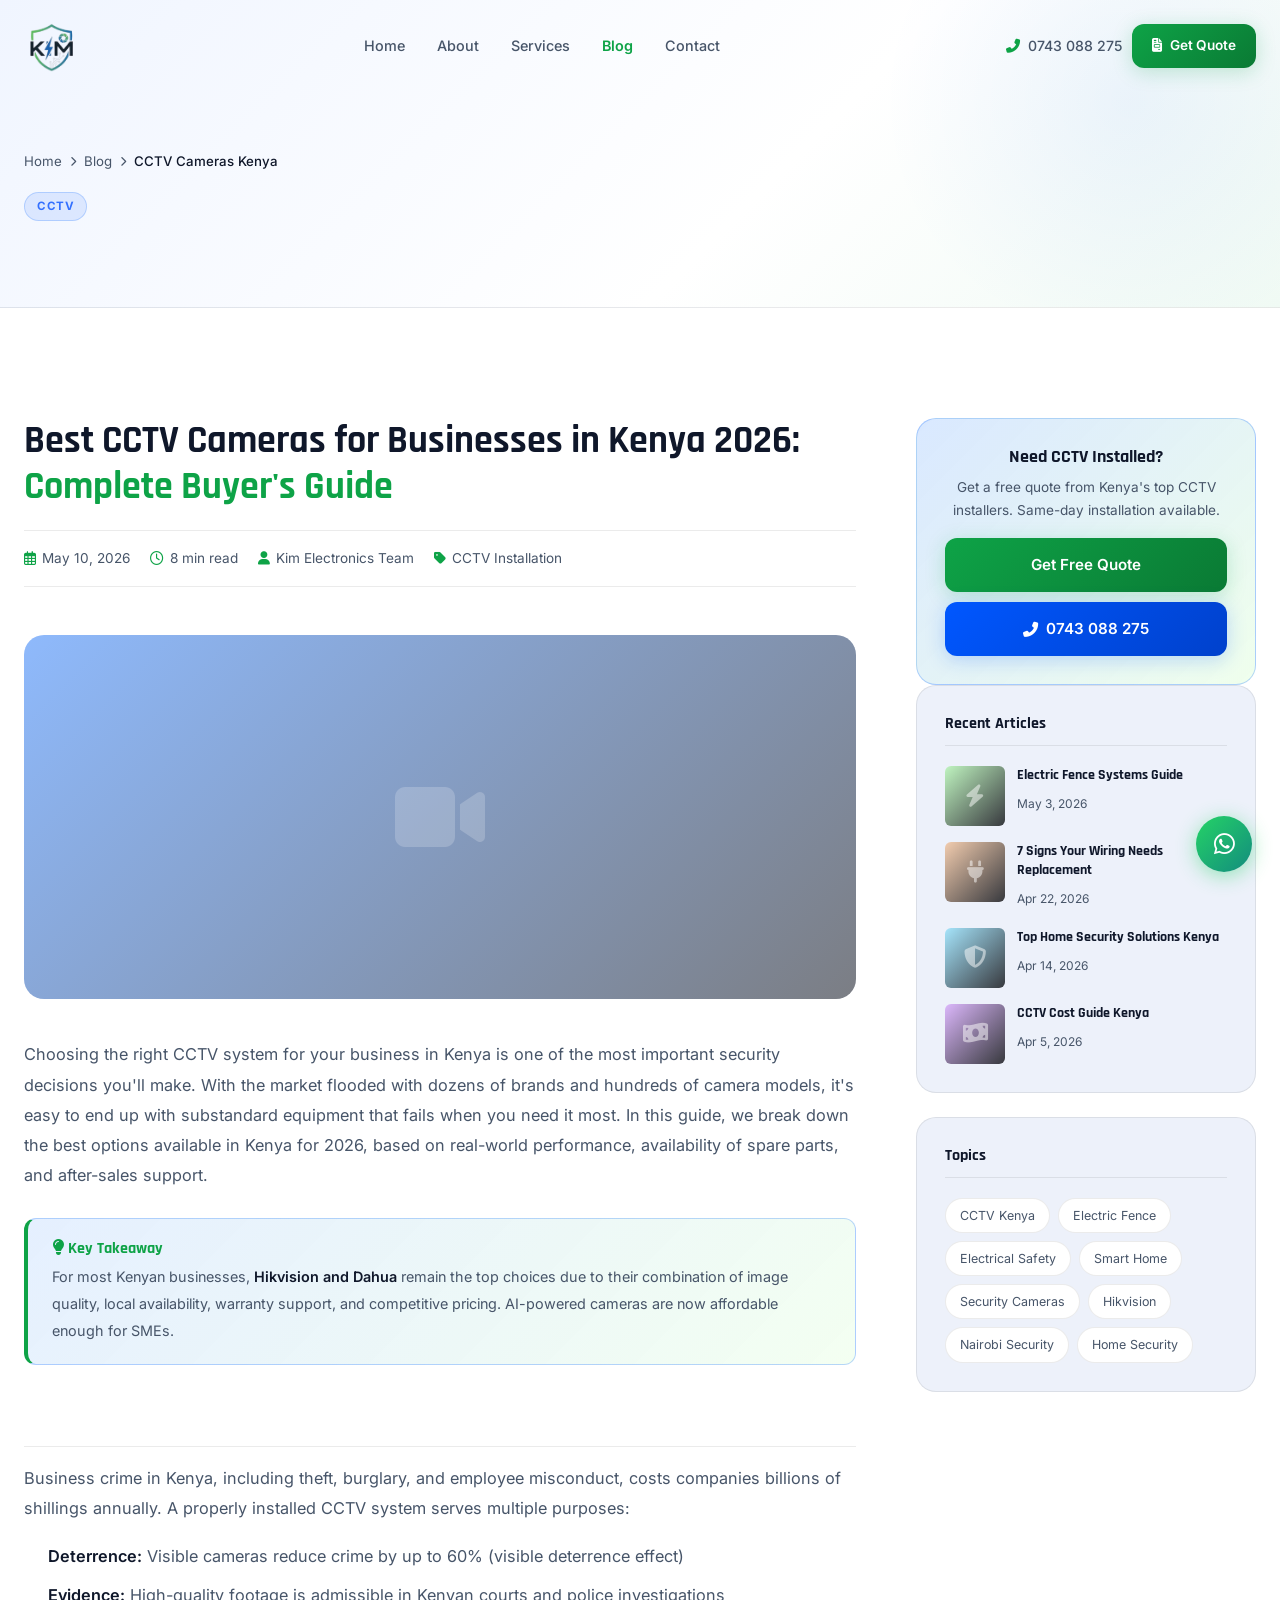
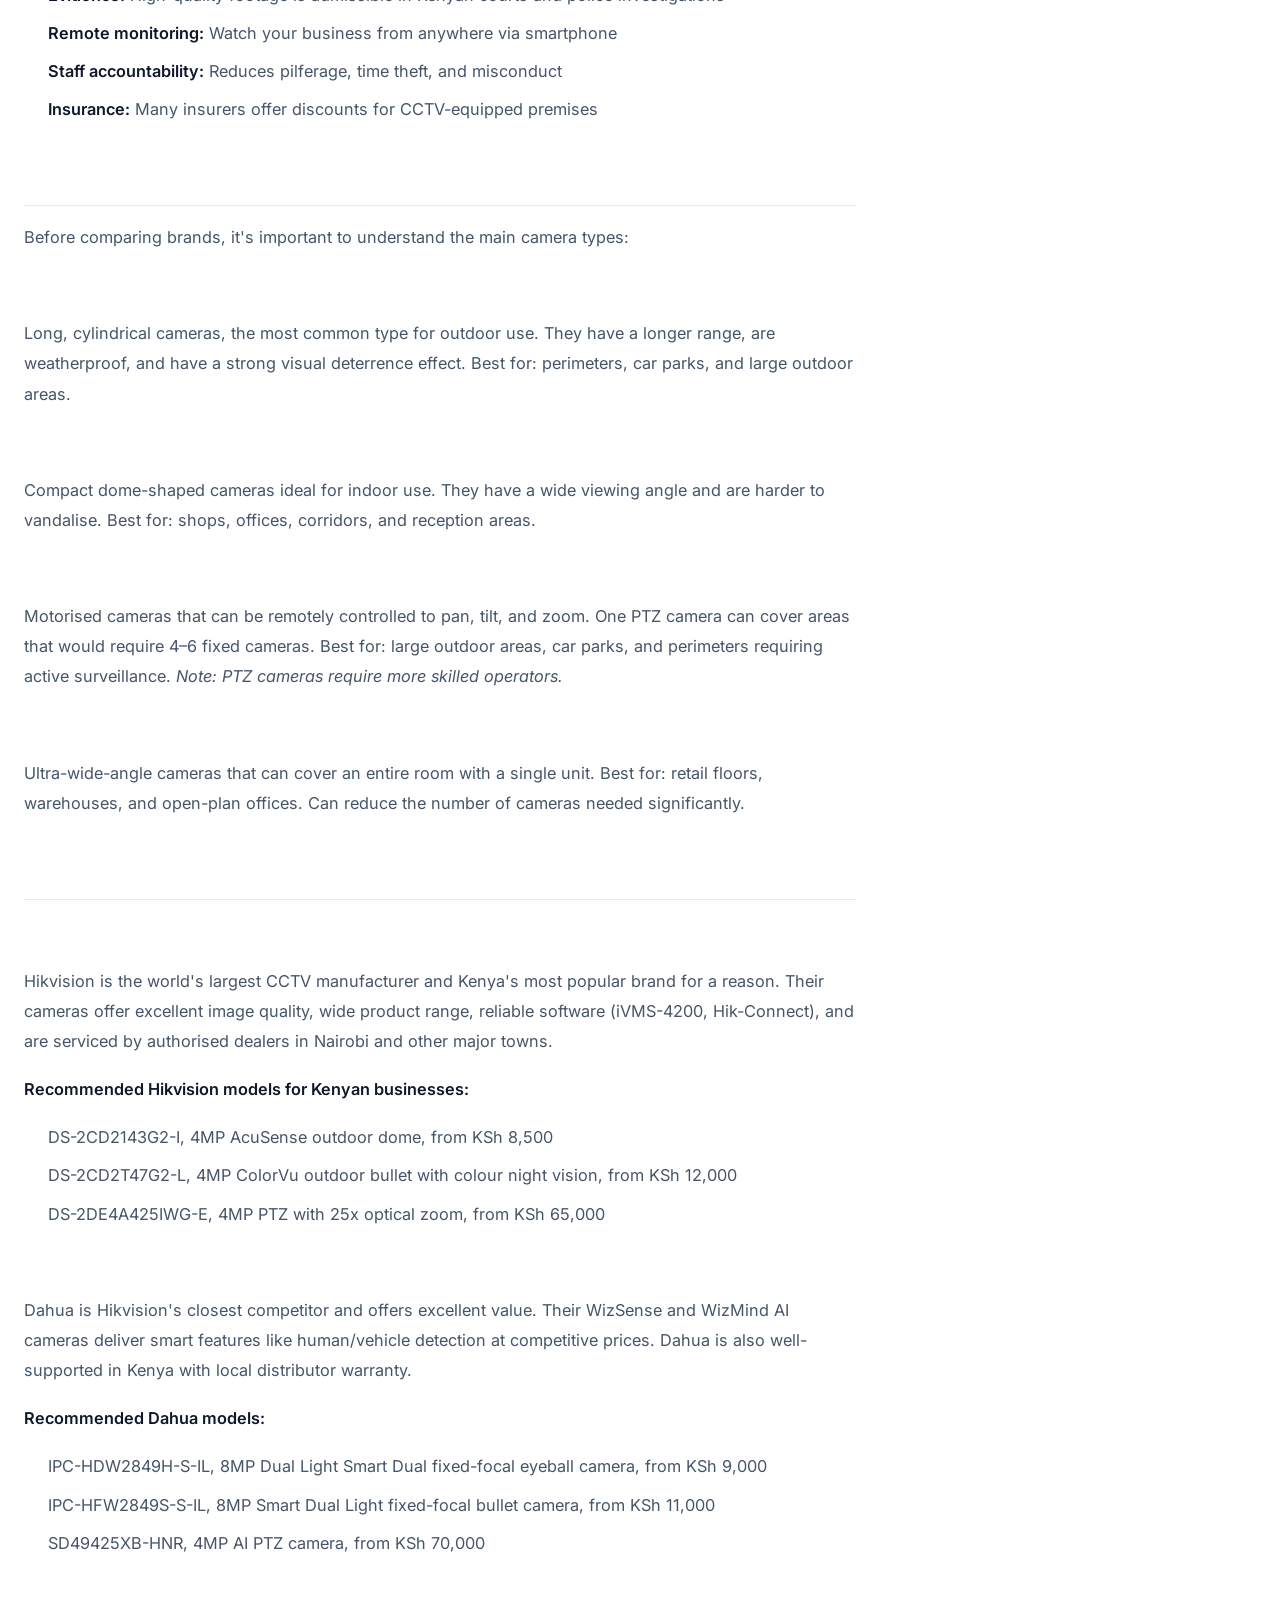
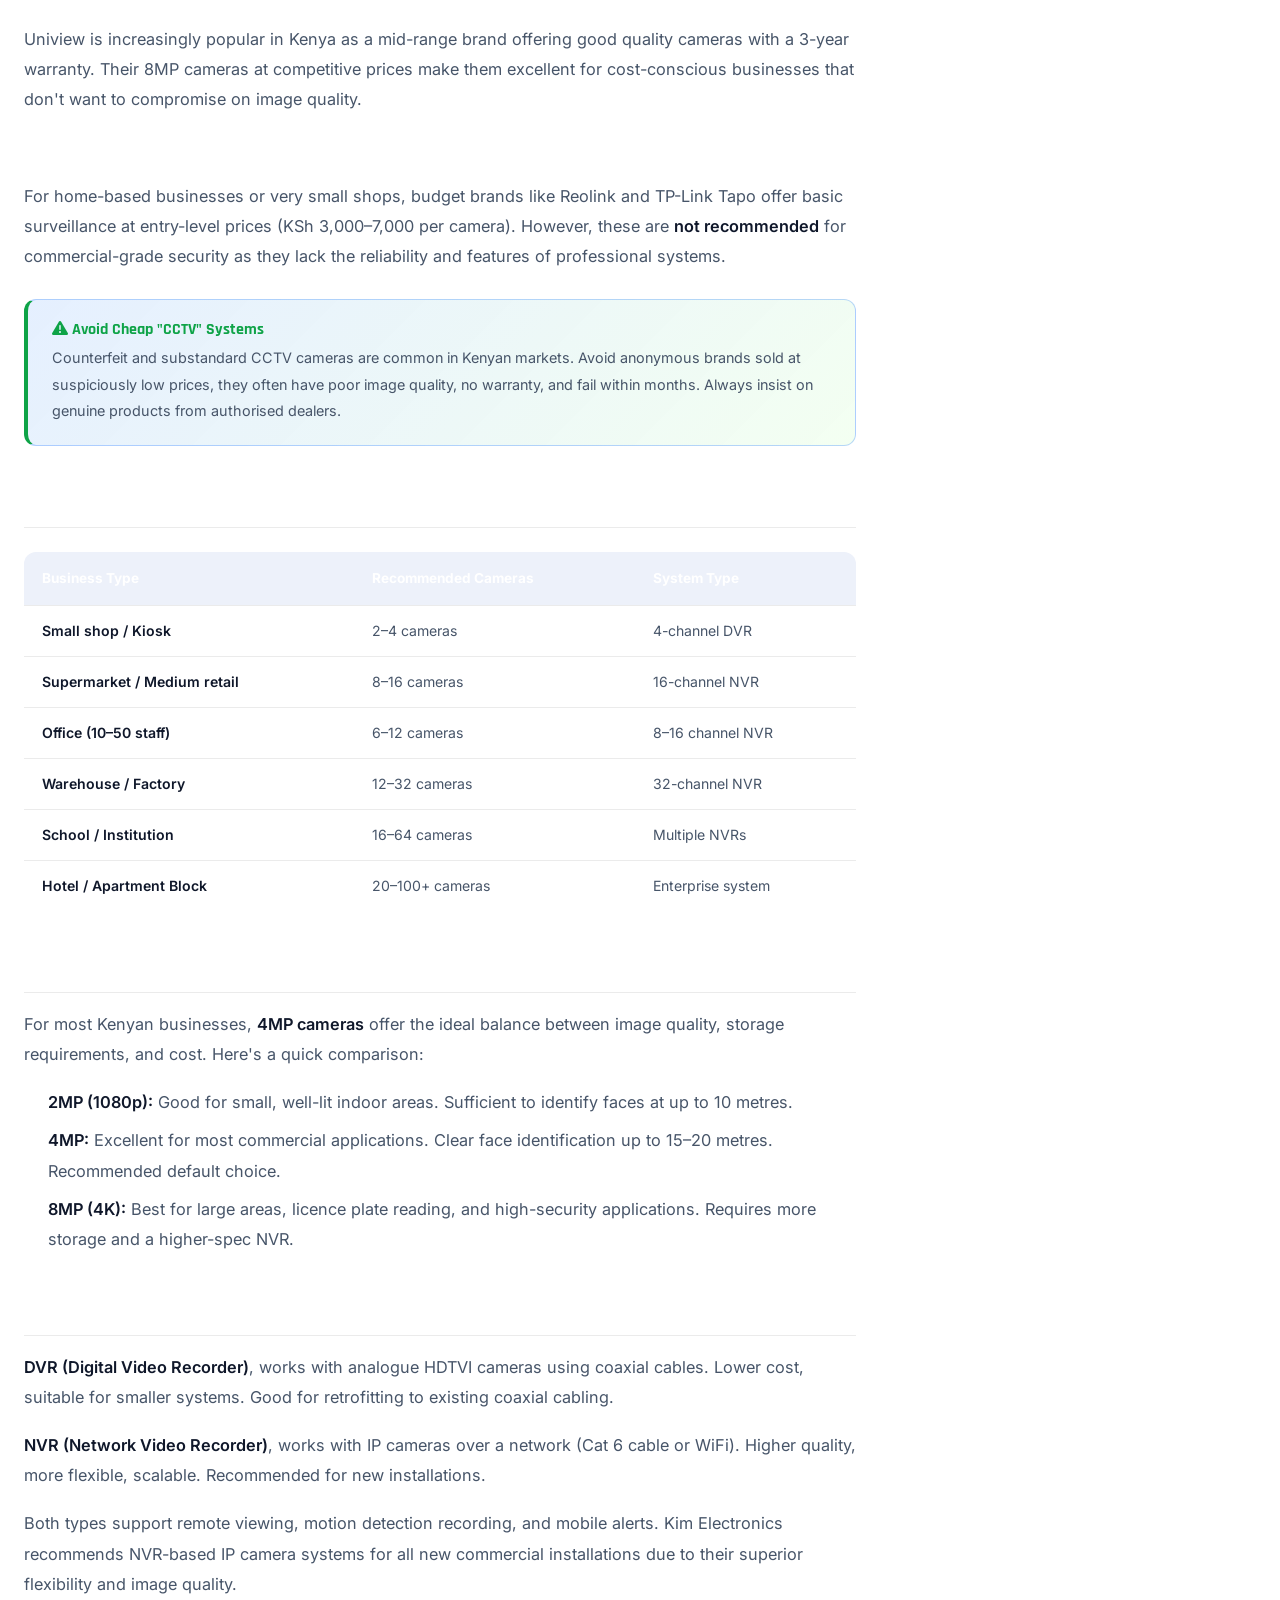
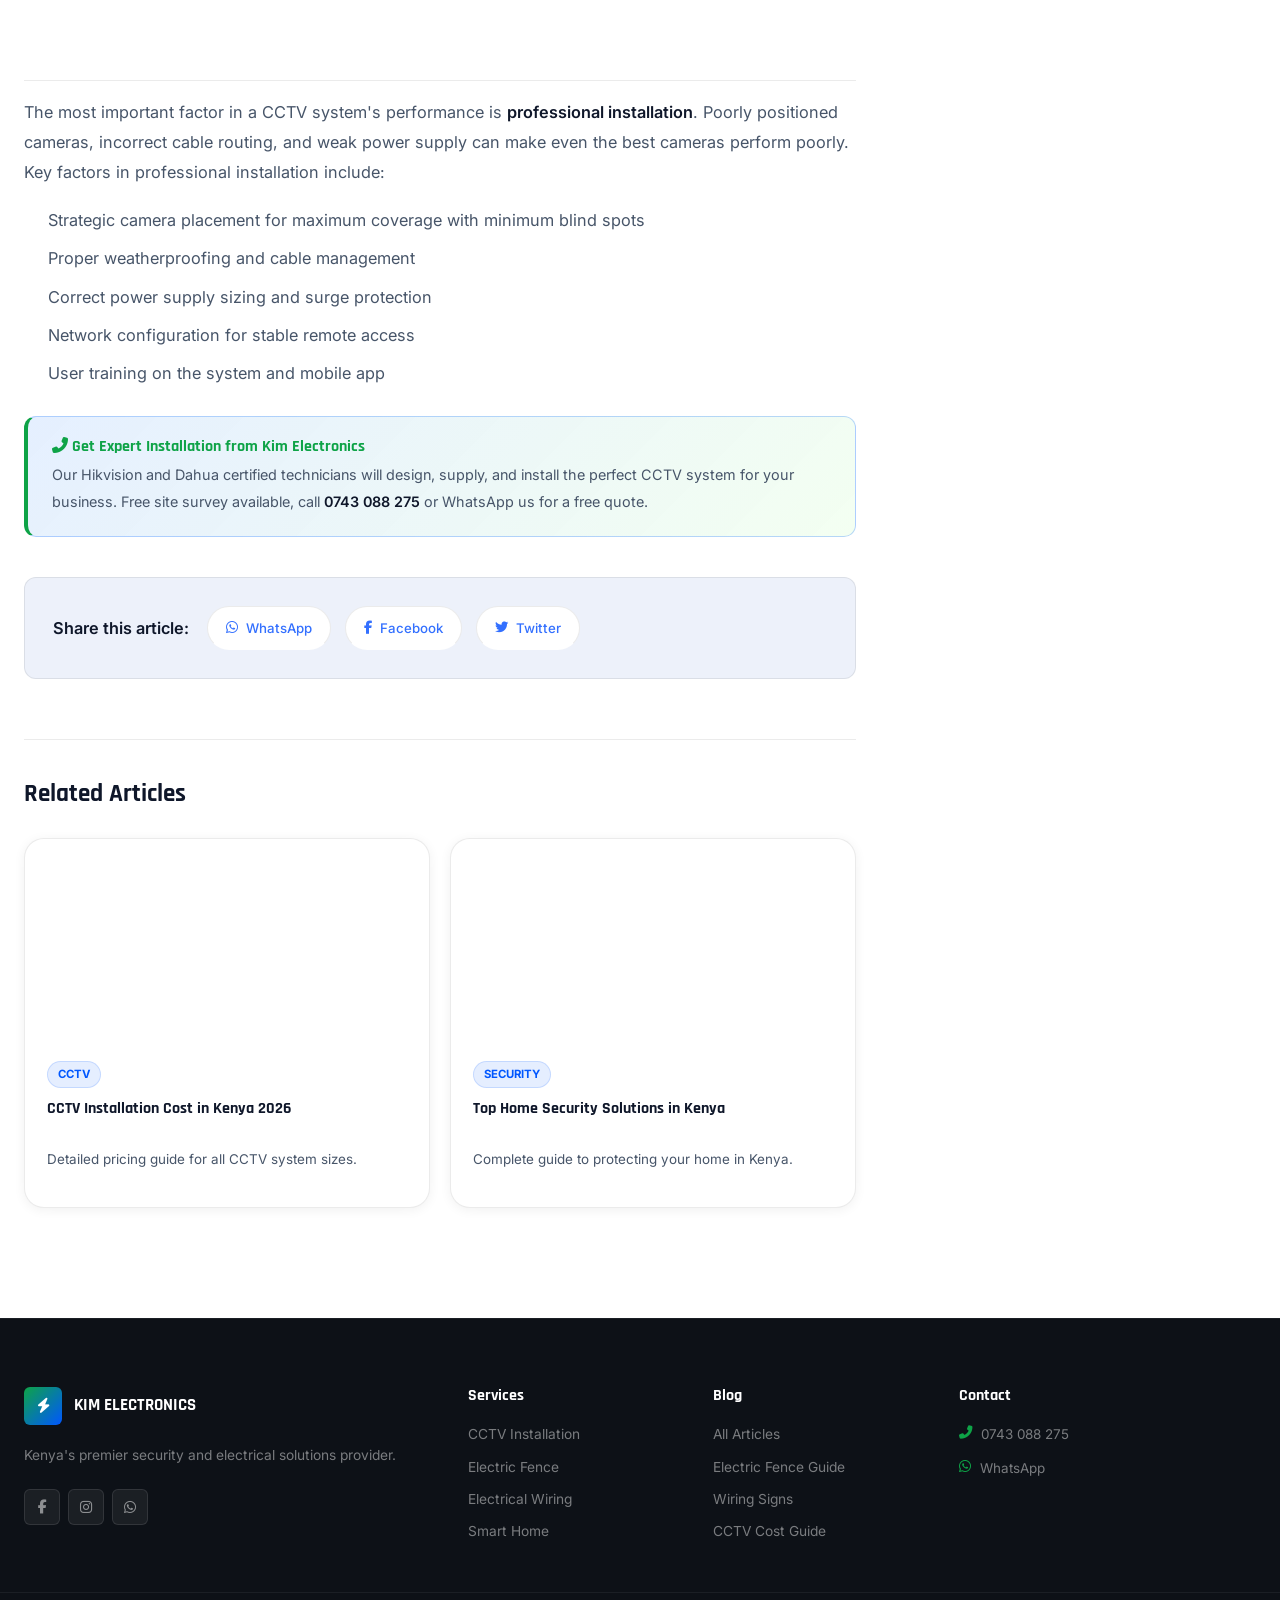
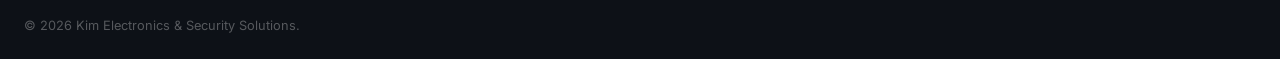
<file: blog/best-cctv-cameras-kenya.html>
﻿<!DOCTYPE html>
<html lang="en">
<head>
  <meta charset="UTF-8">
  <meta name="viewport" content="width=device-width, initial-scale=1.0">
  <title>Best CCTV Cameras for Businesses in Kenya 2026 | Kim Electronics</title>
  <meta name="description" content="A complete guide to the best CCTV cameras for businesses in Kenya 2026. Compare Hikvision, Dahua & Uniview, HD, 4K, AI cameras reviewed. Expert advice from Kim Electronics.">
  <meta name="keywords" content="best CCTV cameras Kenya, CCTV camera installation Kenya, security cameras Nairobi, Hikvision Kenya, Dahua cameras Kenya, best CCTV installers in Kenya">
  <meta name="robots" content="index, follow">
  <link rel="canonical" href="https://kimelectronics.co.ke/blog/best-cctv-cameras-kenya.html">
  <meta property="og:title" content="Best CCTV Cameras for Businesses in Kenya 2026">
  <meta property="og:description" content="Expert review of the top commercial CCTV cameras available in Kenya, Hikvision, Dahua, Uniview for every budget.">
  <meta property="og:type" content="article">
  <link rel="icon" type="image/svg+xml" href="../data:image/svg+xml,<svg xmlns='http://www.w3.org/2000/svg' viewBox='0 0 32 32'><rect width='32' height='32' rx='6' fill='%230066ff'/><text x='50%25' y='55%25' dominant-baseline='middle' text-anchor='middle' font-size='20' fill='%2339ff14'>⚡</text></svg>">
  <link rel="preconnect" href="https://fonts.googleapis.com">
  <link href="https://fonts.googleapis.com/css2?family=Inter:wght@300;400;500;600;700;800&family=Rajdhani:wght@400;500;600;700&display=swap" rel="stylesheet">
  <link rel="stylesheet" href="https://cdnjs.cloudflare.com/ajax/libs/font-awesome/6.5.0/css/all.min.css">
  <link rel="stylesheet" href="../css/style.css">
  <link rel="stylesheet" href="../css/blog.css">
  <script type="application/ld+json">{"@context":"https://schema.org","@type":"Article","headline":"Best CCTV Cameras for Businesses in Kenya 2026","author":{"@type":"Organization","name":"Kim Electronics & Security Solutions"},"publisher":{"@type":"Organization","name":"Kim Electronics & Security Solutions","logo":{"@type":"ImageObject","url":"https://kimelectronics.co.ke/assets/logo.png"}},"datePublished":"2026-05-10","dateModified":"2026-05-10","description":"A comprehensive review of the top commercial CCTV cameras available in Kenya for 2026."}</script>
</head>
<body>

<nav id="navbar">
  <div class="container">
    <div class="nav-inner">
      <a href="../index.html" class="nav-logo" aria-label="Kim Electronics Home"><img src="../Images/Logo.png" alt="Kim Electronics & Security Solutions" class="nav-logo-img"></a>
      <div class="nav-links"><a href="../index.html">Home</a><a href="../about.html">About</a><a href="../services.html">Services</a><a href="index.html" class="active">Blog</a><a href="../contact.html">Contact</a></div>
      <div class="nav-cta"><a href="tel:+254743088275" class="nav-phone"><i class="fas fa-phone-alt"></i> 0743 088 275</a><a href="../contact.html" class="btn btn-primary btn-sm"><i class="fas fa-file-invoice"></i> Get Quote</a></div>
      <button class="nav-toggle" id="nav-toggle" aria-label="Toggle menu"><span></span><span></span><span></span></button>
    </div>
    <div class="nav-mobile" id="nav-mobile"><a href="../index.html"><i class="fas fa-home"></i> Home</a><a href="../services.html"><i class="fas fa-concierge-bell"></i> Services</a><a href="index.html"><i class="fas fa-blog"></i> Blog</a><a href="../contact.html"><i class="fas fa-envelope"></i> Contact</a><div class="mobile-cta"><a href="tel:+254743088275" class="btn btn-blue"><i class="fas fa-phone-alt"></i> Call Now</a><a href="https://wa.me/254743088275" class="btn btn-whatsapp" target="_blank"><i class="fab fa-whatsapp"></i> WhatsApp</a></div></div>
  </div>
</nav>

<section class="page-header">
  <div class="container"><div class="page-header-content">
    <div class="breadcrumb"><a href="../index.html">Home</a><i class="fas fa-chevron-right"></i><a href="index.html">Blog</a><i class="fas fa-chevron-right"></i><span>CCTV Cameras Kenya</span></div>
    <span class="blog-tag" style="margin-bottom:16px;display:inline-block;">CCTV</span>
  </div></div>
</section>

<section class="section" style="background:var(--bg-primary);">
  <div class="container">
    <div class="blog-layout">
      <main>
        <div class="article-header">
          <h1>Best CCTV Cameras for Businesses in Kenya 2026: <span class="highlight">Complete Buyer's Guide</span></h1>
          <div class="article-meta">
            <div class="article-meta-item"><i class="far fa-calendar-alt"></i> May 10, 2026</div>
            <div class="article-meta-item"><i class="far fa-clock"></i> 8 min read</div>
            <div class="article-meta-item"><i class="fas fa-user"></i> Kim Electronics Team</div>
            <div class="article-meta-item"><i class="fas fa-tag"></i> CCTV Installation</div>
          </div>
        </div>

        <div class="article-hero t1" style="background:var(--bg-surface);">
          <i class="fas fa-video" aria-hidden="true"></i>
        </div>

        <div class="article-body">
          <p>Choosing the right CCTV system for your business in Kenya is one of the most important security decisions you'll make. With the market flooded with dozens of brands and hundreds of camera models, it's easy to end up with substandard equipment that fails when you need it most. In this guide, we break down the best options available in Kenya for 2026, based on real-world performance, availability of spare parts, and after-sales support.</p>

          <div class="article-callout">
            <h4><i class="fas fa-lightbulb"></i> Key Takeaway</h4>
            <p>For most Kenyan businesses, <strong>Hikvision and Dahua</strong> remain the top choices due to their combination of image quality, local availability, warranty support, and competitive pricing. AI-powered cameras are now affordable enough for SMEs.</p>
          </div>

          <h2>Why CCTV Is Essential for Kenyan Businesses</h2>
          <p>Business crime in Kenya, including theft, burglary, and employee misconduct, costs companies billions of shillings annually. A properly installed CCTV system serves multiple purposes:</p>
          <ul>
            <li><strong>Deterrence:</strong> Visible cameras reduce crime by up to 60% (visible deterrence effect)</li>
            <li><strong>Evidence:</strong> High-quality footage is admissible in Kenyan courts and police investigations</li>
            <li><strong>Remote monitoring:</strong> Watch your business from anywhere via smartphone</li>
            <li><strong>Staff accountability:</strong> Reduces pilferage, time theft, and misconduct</li>
            <li><strong>Insurance:</strong> Many insurers offer discounts for CCTV-equipped premises</li>
          </ul>

          <h2>Types of CCTV Cameras Available in Kenya</h2>
          <p>Before comparing brands, it's important to understand the main camera types:</p>

          <h3>1. Bullet Cameras</h3>
          <p>Long, cylindrical cameras, the most common type for outdoor use. They have a longer range, are weatherproof, and have a strong visual deterrence effect. Best for: perimeters, car parks, and large outdoor areas.</p>

          <h3>2. Dome Cameras</h3>
          <p>Compact dome-shaped cameras ideal for indoor use. They have a wide viewing angle and are harder to vandalise. Best for: shops, offices, corridors, and reception areas.</p>

          <h3>3. PTZ Cameras (Pan-Tilt-Zoom)</h3>
          <p>Motorised cameras that can be remotely controlled to pan, tilt, and zoom. One PTZ camera can cover areas that would require 4–6 fixed cameras. Best for: large outdoor areas, car parks, and perimeters requiring active surveillance. <em>Note: PTZ cameras require more skilled operators.</em></p>

          <h3>4. Fisheye / 360° Cameras</h3>
          <p>Ultra-wide-angle cameras that can cover an entire room with a single unit. Best for: retail floors, warehouses, and open-plan offices. Can reduce the number of cameras needed significantly.</p>

          <h2>Top CCTV Camera Brands Available in Kenya</h2>

          <h3>1. Hikvision, Best Overall</h3>
          <p>Hikvision is the world's largest CCTV manufacturer and Kenya's most popular brand for a reason. Their cameras offer excellent image quality, wide product range, reliable software (iVMS-4200, Hik-Connect), and are serviced by authorised dealers in Nairobi and other major towns.</p>
          <p><strong>Recommended Hikvision models for Kenyan businesses:</strong></p>
          <ul>
            <li>DS-2CD2143G2-I, 4MP AcuSense outdoor dome, from KSh 8,500</li>
            <li>DS-2CD2T47G2-L, 4MP ColorVu outdoor bullet with colour night vision, from KSh 12,000</li>
            <li>DS-2DE4A425IWG-E, 4MP PTZ with 25x optical zoom, from KSh 65,000</li>
          </ul>

          <h3>2. Dahua, Best Value</h3>
          <p>Dahua is Hikvision's closest competitor and offers excellent value. Their WizSense and WizMind AI cameras deliver smart features like human/vehicle detection at competitive prices. Dahua is also well-supported in Kenya with local distributor warranty.</p>
          <p><strong>Recommended Dahua models:</strong></p>
          <ul>
            <li>IPC-HDW2849H-S-IL, 8MP Dual Light Smart Dual fixed-focal eyeball camera, from KSh 9,000</li>
            <li>IPC-HFW2849S-S-IL, 8MP Smart Dual Light fixed-focal bullet camera, from KSh 11,000</li>
            <li>SD49425XB-HNR, 4MP AI PTZ camera, from KSh 70,000</li>
          </ul>

          <h3>3. Uniview (UNV), Best Mid-Range</h3>
          <p>Uniview is increasingly popular in Kenya as a mid-range brand offering good quality cameras with a 3-year warranty. Their 8MP cameras at competitive prices make them excellent for cost-conscious businesses that don't want to compromise on image quality.</p>

          <h3>4. Budget Options (Reolink, TP-Link Tapo)</h3>
          <p>For home-based businesses or very small shops, budget brands like Reolink and TP-Link Tapo offer basic surveillance at entry-level prices (KSh 3,000–7,000 per camera). However, these are <strong>not recommended</strong> for commercial-grade security as they lack the reliability and features of professional systems.</p>

          <div class="article-callout">
            <h4><i class="fas fa-exclamation-triangle"></i> Avoid Cheap "CCTV" Systems</h4>
            <p>Counterfeit and substandard CCTV cameras are common in Kenyan markets. Avoid anonymous brands sold at suspiciously low prices, they often have poor image quality, no warranty, and fail within months. Always insist on genuine products from authorised dealers.</p>
          </div>

          <h2>How Many Cameras Does Your Business Need?</h2>
          <table class="article-table">
            <thead><tr><th>Business Type</th><th>Recommended Cameras</th><th>System Type</th></tr></thead>
            <tbody>
              <tr><td>Small shop / Kiosk</td><td>2–4 cameras</td><td>4-channel DVR</td></tr>
              <tr><td>Supermarket / Medium retail</td><td>8–16 cameras</td><td>16-channel NVR</td></tr>
              <tr><td>Office (10–50 staff)</td><td>6–12 cameras</td><td>8–16 channel NVR</td></tr>
              <tr><td>Warehouse / Factory</td><td>12–32 cameras</td><td>32-channel NVR</td></tr>
              <tr><td>School / Institution</td><td>16–64 cameras</td><td>Multiple NVRs</td></tr>
              <tr><td>Hotel / Apartment Block</td><td>20–100+ cameras</td><td>Enterprise system</td></tr>
            </tbody>
          </table>

          <h2>HD vs 4K: What Resolution Do You Need?</h2>
          <p>For most Kenyan businesses, <strong>4MP cameras</strong> offer the ideal balance between image quality, storage requirements, and cost. Here's a quick comparison:</p>
          <ul>
            <li><strong>2MP (1080p):</strong> Good for small, well-lit indoor areas. Sufficient to identify faces at up to 10 metres.</li>
            <li><strong>4MP:</strong> Excellent for most commercial applications. Clear face identification up to 15–20 metres. Recommended default choice.</li>
            <li><strong>8MP (4K):</strong> Best for large areas, licence plate reading, and high-security applications. Requires more storage and a higher-spec NVR.</li>
          </ul>

          <h2>Choosing the Right Storage: DVR vs NVR</h2>
          <p><strong>DVR (Digital Video Recorder)</strong>, works with analogue HDTVI cameras using coaxial cables. Lower cost, suitable for smaller systems. Good for retrofitting to existing coaxial cabling.</p>
          <p><strong>NVR (Network Video Recorder)</strong>, works with IP cameras over a network (Cat 6 cable or WiFi). Higher quality, more flexible, scalable. Recommended for new installations.</p>
          <p>Both types support remote viewing, motion detection recording, and mobile alerts. Kim Electronics recommends NVR-based IP camera systems for all new commercial installations due to their superior flexibility and image quality.</p>

          <h2>Getting CCTV Professionally Installed in Kenya</h2>
          <p>The most important factor in a CCTV system's performance is <strong>professional installation</strong>. Poorly positioned cameras, incorrect cable routing, and weak power supply can make even the best cameras perform poorly. Key factors in professional installation include:</p>
          <ul>
            <li>Strategic camera placement for maximum coverage with minimum blind spots</li>
            <li>Proper weatherproofing and cable management</li>
            <li>Correct power supply sizing and surge protection</li>
            <li>Network configuration for stable remote access</li>
            <li>User training on the system and mobile app</li>
          </ul>

          <div class="article-callout">
            <h4><i class="fas fa-phone-alt"></i> Get Expert Installation from Kim Electronics</h4>
            <p>Our Hikvision and Dahua certified technicians will design, supply, and install the perfect CCTV system for your business. Free site survey available, call <strong>0743 088 275</strong> or WhatsApp us for a free quote.</p>
          </div>

          <div class="article-share">
            <span>Share this article:</span>
            <a href="https://wa.me/?text=Check%20this%20CCTV%20guide%20from%20Kim%20Electronics%20Kenya%3A%20https%3A%2F%2Fkimelectronics.co.ke%2Fblog%2Fbest-cctv-cameras-kenya.html" class="share-btn wa" target="_blank"><i class="fab fa-whatsapp"></i> WhatsApp</a>
            <a href="https://www.facebook.com/sharer/sharer.php?u=https://kimelectronics.co.ke/blog/best-cctv-cameras-kenya.html" class="share-btn" target="_blank"><i class="fab fa-facebook-f"></i> Facebook</a>
            <a href="https://twitter.com/intent/tweet?text=Best%20CCTV%20Cameras%20for%20Businesses%20in%20Kenya%202026&url=https://kimelectronics.co.ke/blog/best-cctv-cameras-kenya.html" class="share-btn" target="_blank"><i class="fab fa-twitter"></i> Twitter</a>
          </div>
        </div>

        <!-- Related Posts -->
        <div class="related-posts">
          <h3>Related Articles</h3>
          <div class="related-grid">
            <a href="cctv-installation-cost-kenya.html" class="blog-card" style="text-decoration:none;">
              <div class="blog-thumb t5"><i class="fas fa-money-bill-wave" aria-hidden="true"></i></div>
              <div class="blog-body"><div class="blog-meta"><span class="blog-cat">CCTV</span></div><h3>CCTV Installation Cost in Kenya 2026</h3><p>Detailed pricing guide for all CCTV system sizes.</p></div>
            </a>
            <a href="home-security-solutions-kenya.html" class="blog-card" style="text-decoration:none;">
              <div class="blog-thumb t4"><i class="fas fa-shield-alt" aria-hidden="true"></i></div>
              <div class="blog-body"><div class="blog-meta"><span class="blog-cat">Security</span></div><h3>Top Home Security Solutions in Kenya</h3><p>Complete guide to protecting your home in Kenya.</p></div>
            </a>
          </div>
        </div>
      </main>

      <aside class="blog-sidebar">
        <div class="sidebar-cta">
          <h4>Need CCTV Installed?</h4>
          <p>Get a free quote from Kenya's top CCTV installers. Same-day installation available.</p>
          <a href="../contact.html" class="btn btn-primary" style="width:100%;text-align:center;justify-content:center;">Get Free Quote</a>
          <a href="tel:+254743088275" class="btn btn-blue" style="width:100%;text-align:center;justify-content:center;margin-top:10px;"><i class="fas fa-phone-alt"></i> 0743 088 275</a>
        </div>
        <div class="sidebar-widget">
          <h4>Recent Articles</h4>
          <div class="sidebar-recent">
            <div class="sidebar-recent-item"><div class="sidebar-recent-thumb t2"><i class="fas fa-bolt" aria-hidden="true"></i></div><div class="sidebar-recent-info"><h5><a href="electric-fence-security.html" style="color:var(--text)">Electric Fence Systems Guide</a></h5><span>May 3, 2026</span></div></div>
            <div class="sidebar-recent-item"><div class="sidebar-recent-thumb t3"><i class="fas fa-plug" aria-hidden="true"></i></div><div class="sidebar-recent-info"><h5><a href="electrical-wiring-signs.html" style="color:var(--text)">7 Signs Your Wiring Needs Replacement</a></h5><span>Apr 22, 2026</span></div></div>
            <div class="sidebar-recent-item"><div class="sidebar-recent-thumb t4"><i class="fas fa-shield-alt" aria-hidden="true"></i></div><div class="sidebar-recent-info"><h5><a href="home-security-solutions-kenya.html" style="color:var(--text)">Top Home Security Solutions Kenya</a></h5><span>Apr 14, 2026</span></div></div>
            <div class="sidebar-recent-item"><div class="sidebar-recent-thumb t5"><i class="fas fa-money-bill-wave" aria-hidden="true"></i></div><div class="sidebar-recent-info"><h5><a href="cctv-installation-cost-kenya.html" style="color:var(--text)">CCTV Cost Guide Kenya</a></h5><span>Apr 5, 2026</span></div></div>
          </div>
        </div>
        <div class="sidebar-widget">
          <h4>Topics</h4>
          <div class="sidebar-tags">
            <span class="sidebar-tag">CCTV Kenya</span>
            <span class="sidebar-tag">Electric Fence</span>
            <span class="sidebar-tag">Electrical Safety</span>
            <span class="sidebar-tag">Smart Home</span>
            <span class="sidebar-tag">Security Cameras</span>
            <span class="sidebar-tag">Hikvision</span>
            <span class="sidebar-tag">Nairobi Security</span>
            <span class="sidebar-tag">Home Security</span>
          </div>
        </div>
      </aside>
    </div>
  </div>
</section>

<footer id="footer"><div class="footer-top"><div class="container"><div class="footer-grid">
  <div class="footer-brand"><div class="footer-logo"><div class="footer-logo-icon"><i class="fas fa-bolt"></i></div><span class="footer-logo-text">KIM ELECTRONICS</span></div><p>Kenya's premier security and electrical solutions provider.</p><div class="footer-social"><a href="#" class="social-link"><i class="fab fa-facebook-f"></i></a><a href="#" class="social-link"><i class="fab fa-instagram"></i></a><a href="https://wa.me/254743088275" class="social-link" target="_blank"><i class="fab fa-whatsapp"></i></a></div></div>
  <div class="footer-col"><h4>Services</h4><div class="footer-links"><a href="../services.html#cctv">CCTV Installation</a><a href="../services.html#fence">Electric Fence</a><a href="../services.html#electrical">Electrical Wiring</a><a href="../services.html#smarthome">Smart Home</a></div></div>
  <div class="footer-col"><h4>Blog</h4><div class="footer-links"><a href="index.html">All Articles</a><a href="electric-fence-security.html">Electric Fence Guide</a><a href="electrical-wiring-signs.html">Wiring Signs</a><a href="cctv-installation-cost-kenya.html">CCTV Cost Guide</a></div></div>
  <div class="footer-col"><h4>Contact</h4><div class="footer-contact-info"><div class="footer-contact-item"><i class="fas fa-phone-alt"></i><a href="tel:+254743088275">0743 088 275</a></div><div class="footer-contact-item"><i class="fab fa-whatsapp"></i><a href="https://wa.me/254743088275" target="_blank">WhatsApp</a></div></div></div>
</div></div></div><div class="footer-bottom"><div class="container"><div class="footer-bottom-inner"><div class="footer-copy">&copy; 2026 Kim Electronics & Security Solutions.</div></div></div></div></footer>

<div id="whatsapp-float"><a href="https://wa.me/254743088275" class="whatsapp-btn" target="_blank" rel="noopener" aria-label="Chat on WhatsApp"><i class="fab fa-whatsapp"></i></a></div>
<script>
const nt=document.getElementById('nav-toggle'),nm=document.getElementById('nav-mobile');
if(nt&&nm){nt.addEventListener('click',()=>{const o=nm.style.display==='flex';nm.style.display=o?'none':'flex';nt.classList.toggle('open',!o);});}
window.addEventListener('scroll',()=>{document.getElementById('navbar').classList.toggle('scrolled',window.scrollY>60)},{passive:true});
</script>
</body>
</html>
</file>
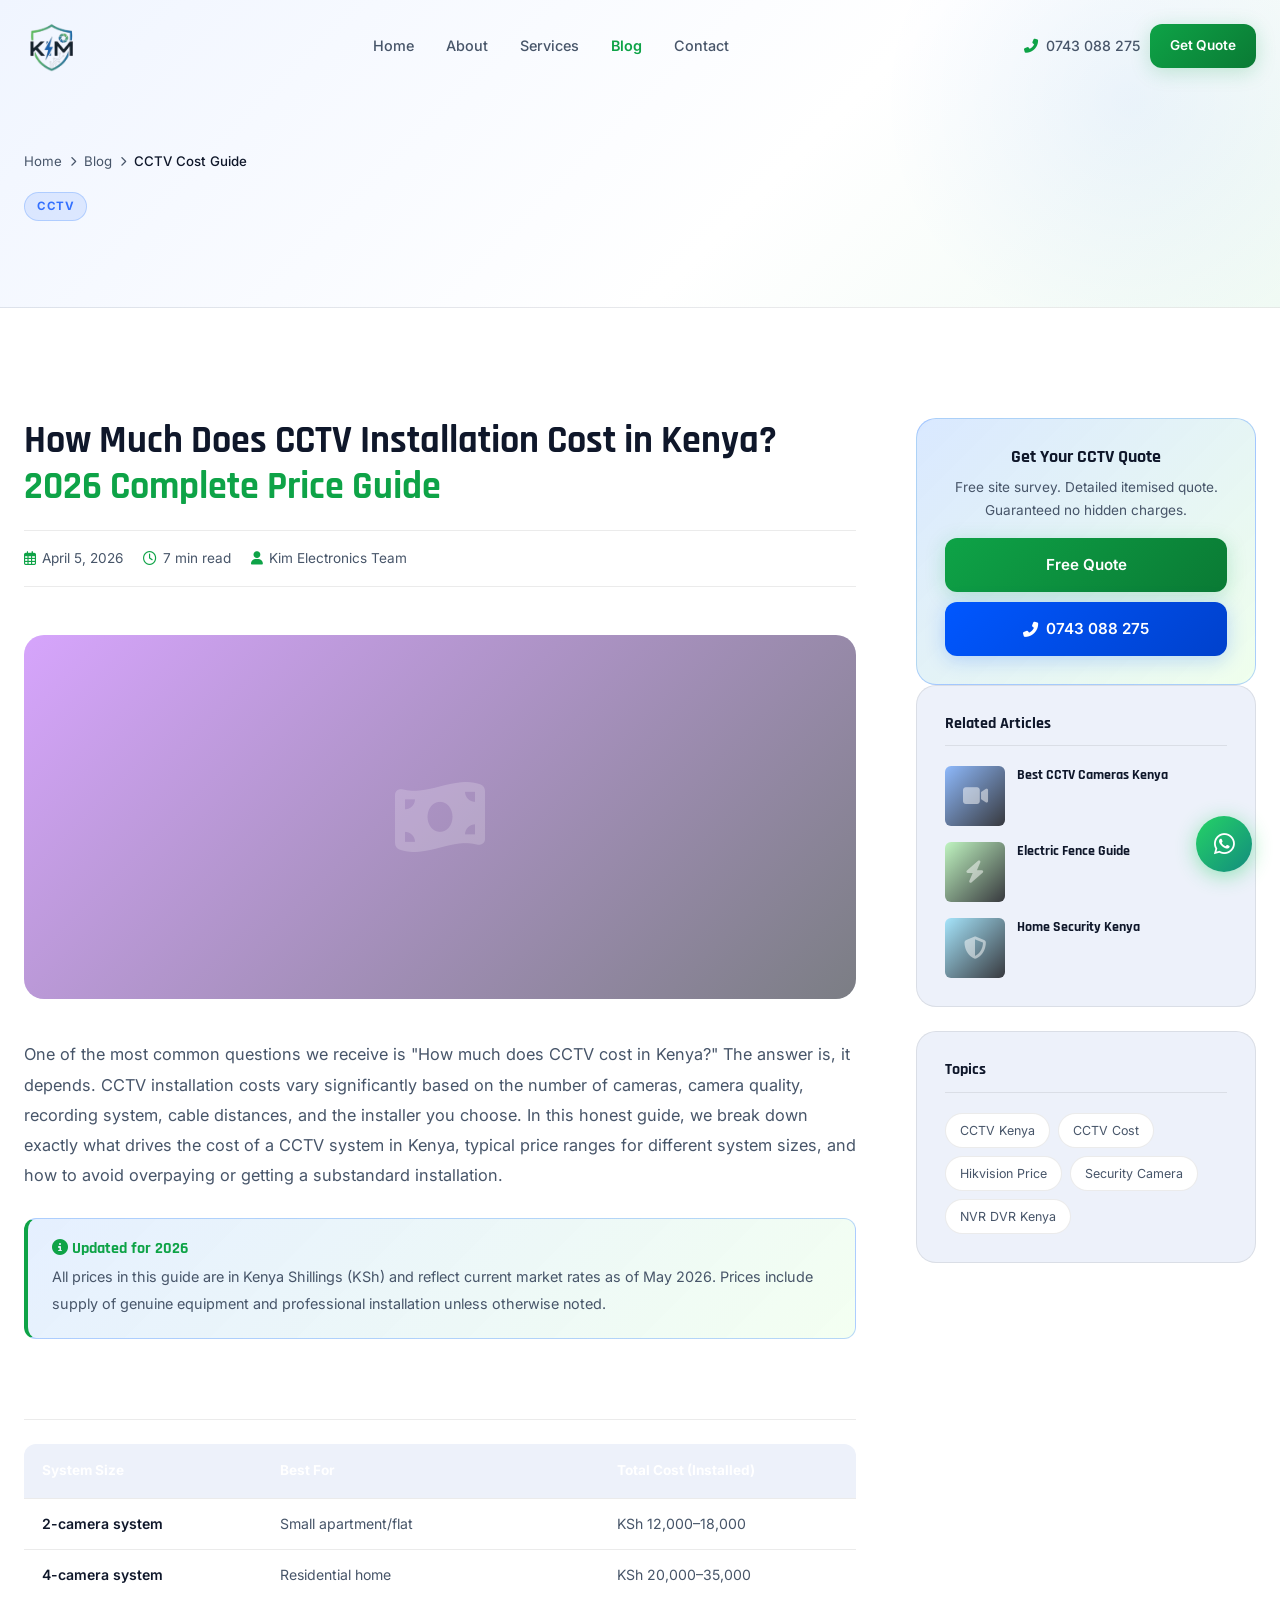
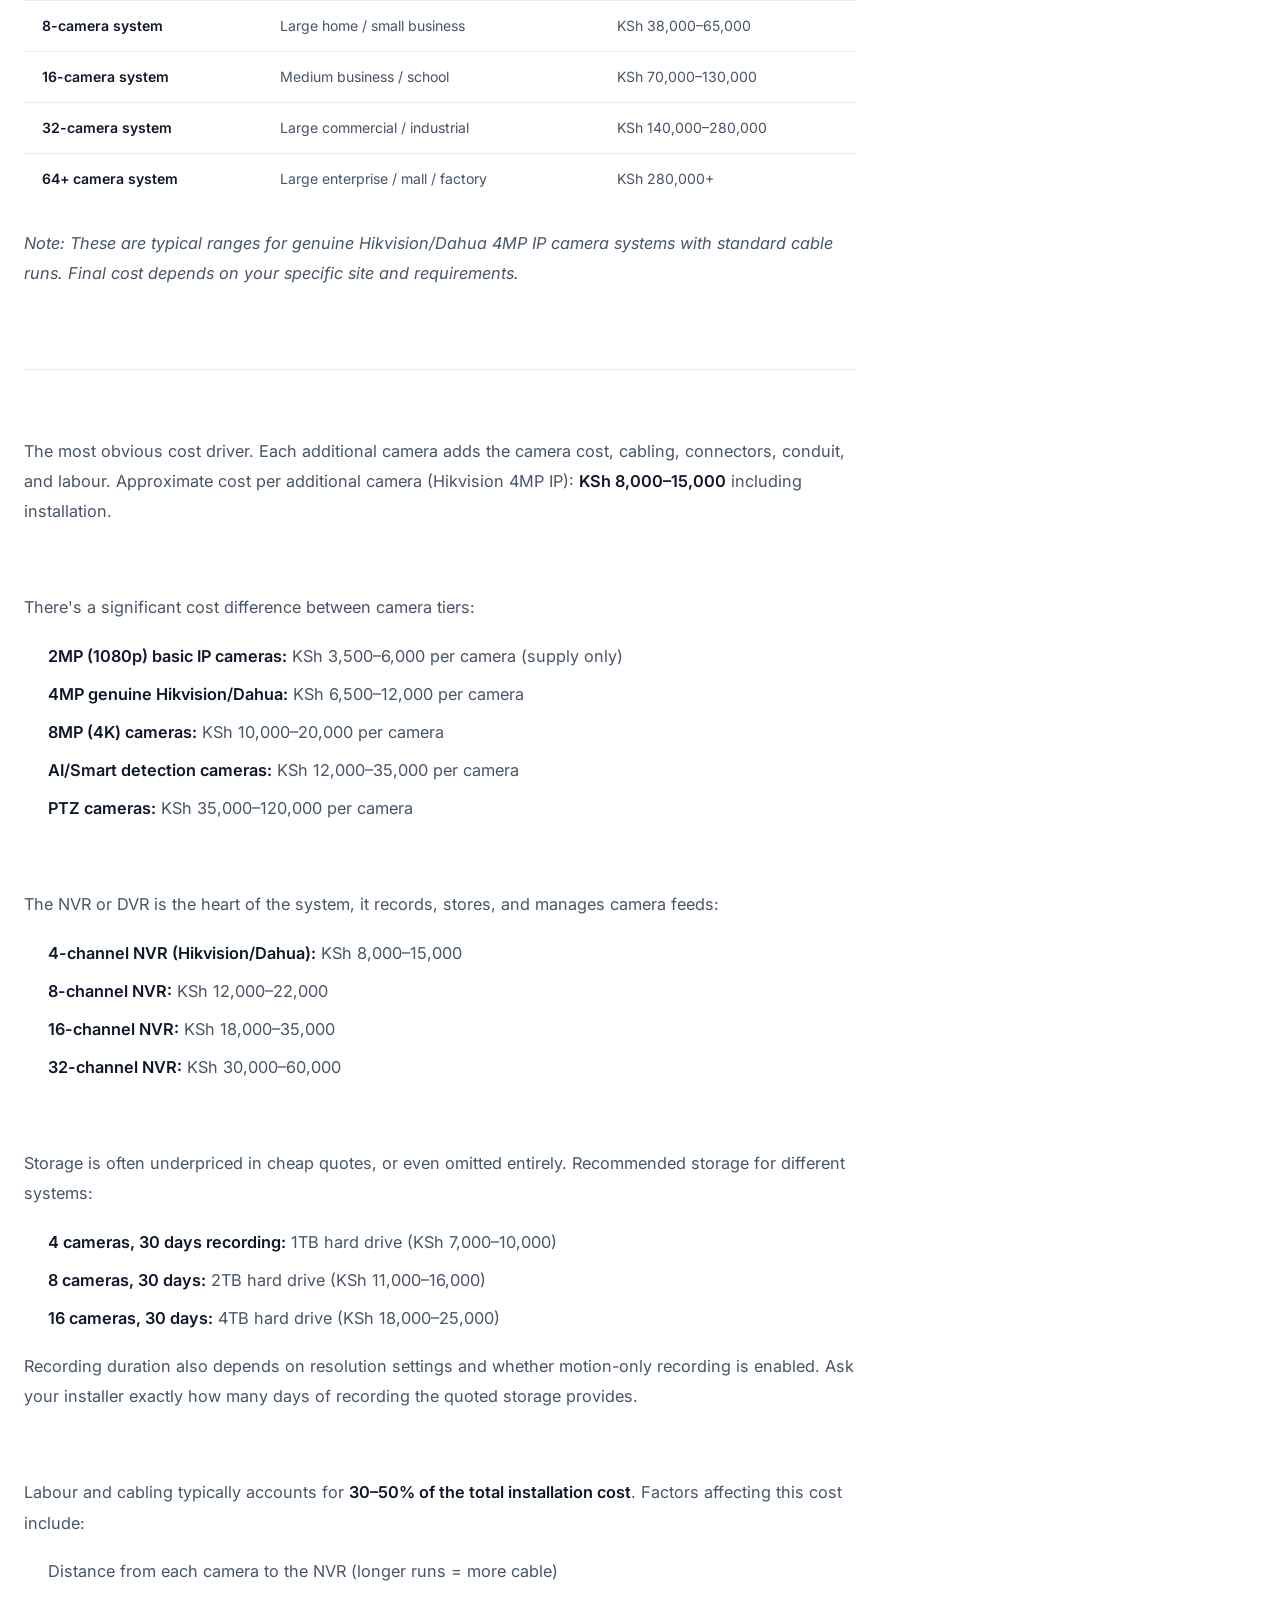
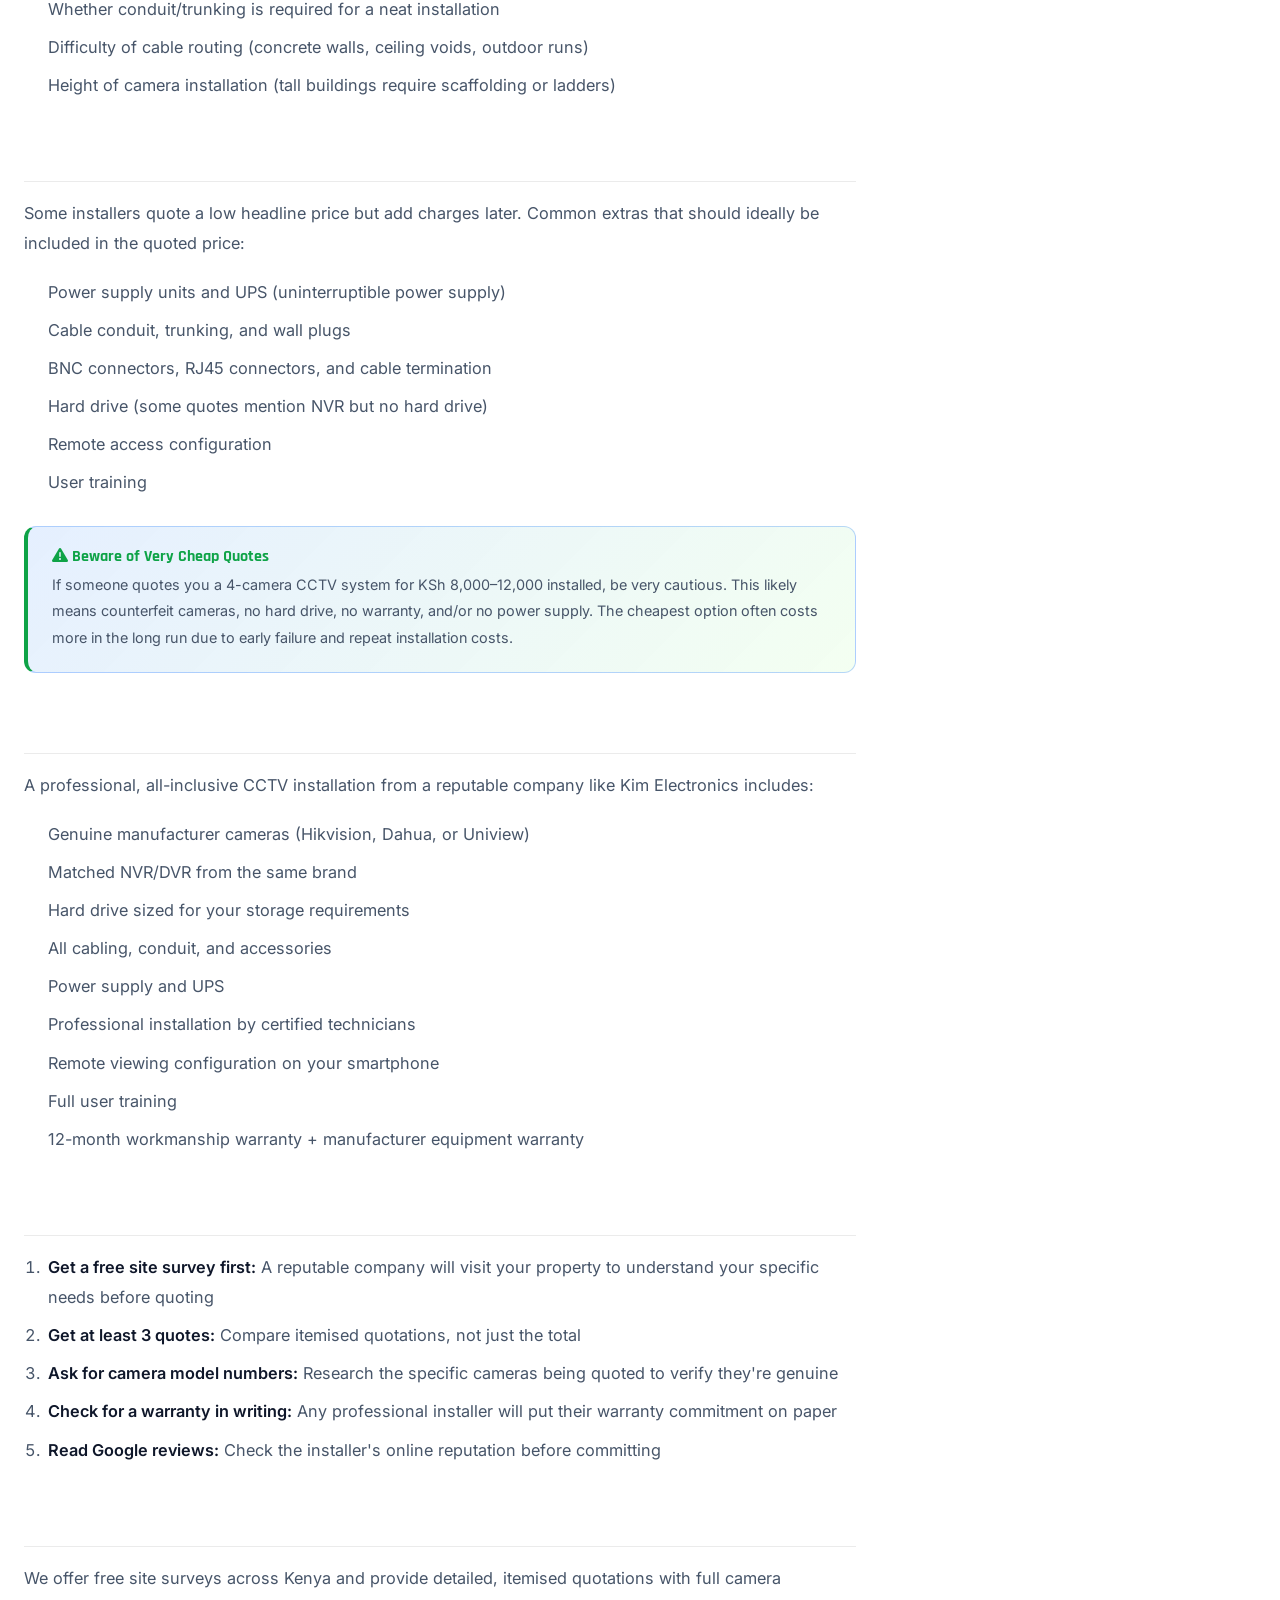
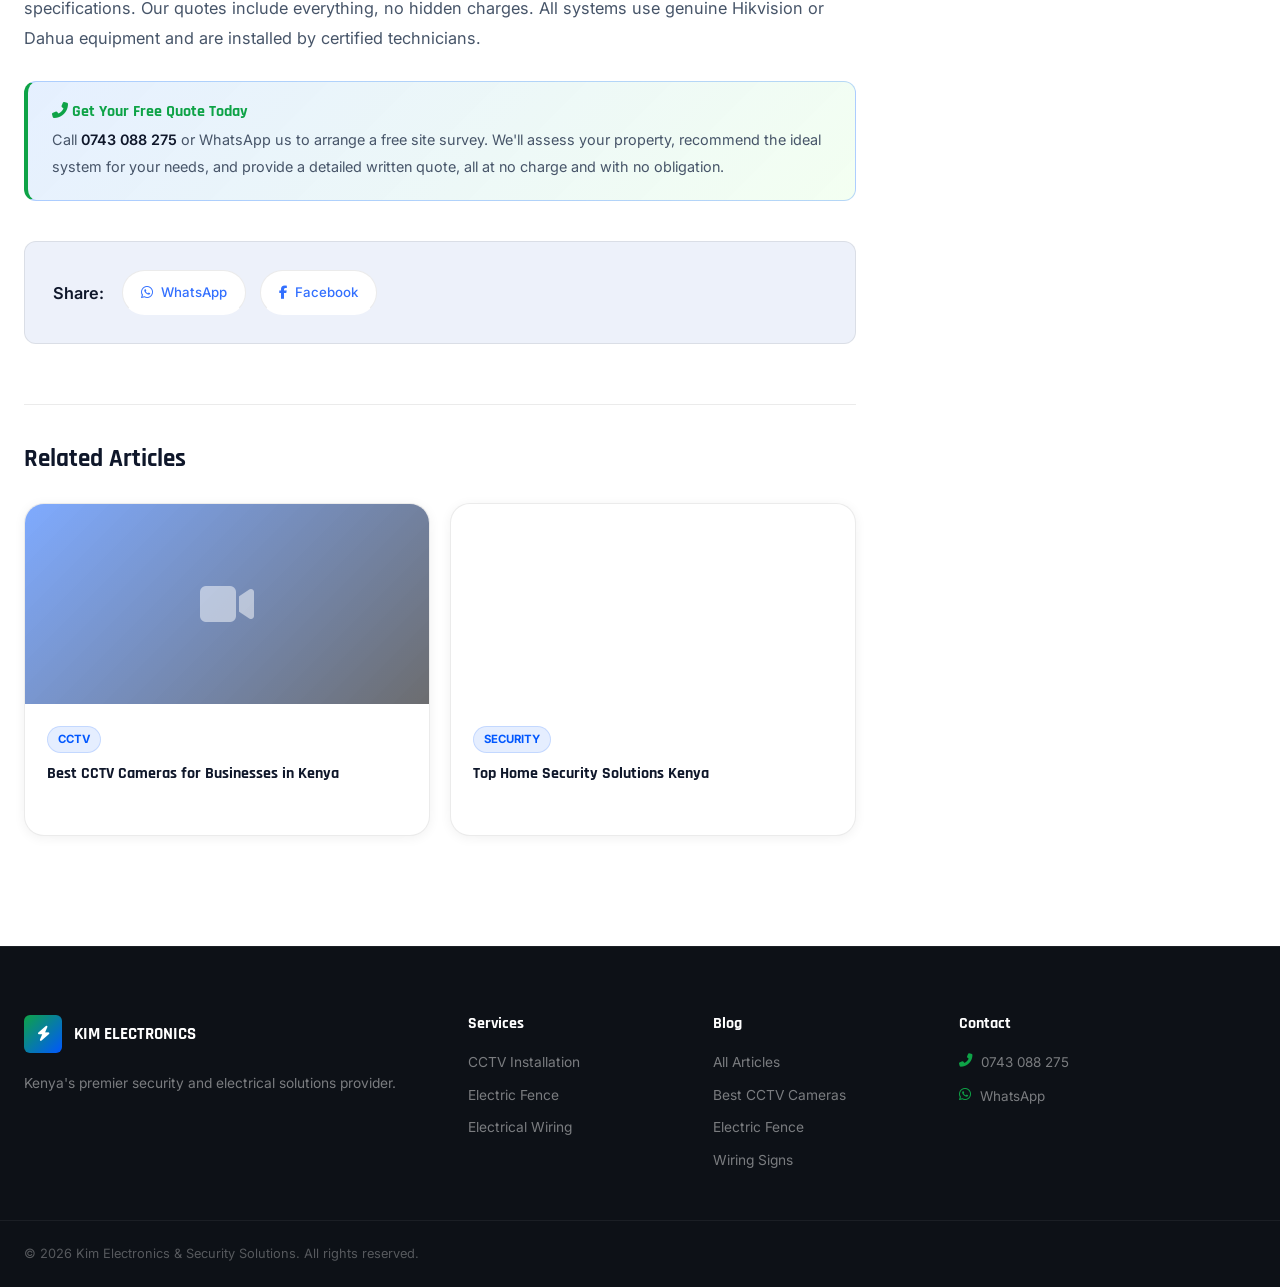
<file: blog/cctv-installation-cost-kenya.html>
﻿<!DOCTYPE html>
<html lang="en">
<head>
  <meta charset="UTF-8">
  <meta name="viewport" content="width=device-width, initial-scale=1.0">
  <title>How Much Does CCTV Installation Cost in Kenya? 2026 Price Guide | Kim Electronics</title>
  <meta name="description" content="Honest, detailed CCTV installation cost guide for Kenya 2026. Pricing for 4, 8, 16, and 32-camera systems, what affects cost, hidden charges to avoid, and how to get the best value.">
  <meta name="keywords" content="CCTV installation cost Kenya, CCTV price Kenya, how much CCTV Kenya, security camera cost Nairobi, CCTV system price Kenya 2026, best CCTV installers in Kenya">
  <meta name="robots" content="index, follow">
  <link rel="canonical" href="https://kimelectronics.co.ke/blog/cctv-installation-cost-kenya.html">
  <link rel="icon" type="image/svg+xml" href="../data:image/svg+xml,<svg xmlns='http://www.w3.org/2000/svg' viewBox='0 0 32 32'><rect width='32' height='32' rx='6' fill='%230066ff'/><text x='50%25' y='55%25' dominant-baseline='middle' text-anchor='middle' font-size='20' fill='%2339ff14'>⚡</text></svg>">
  <link rel="preconnect" href="https://fonts.googleapis.com">
  <link href="https://fonts.googleapis.com/css2?family=Inter:wght@300;400;500;600;700;800&family=Rajdhani:wght@400;500;600;700&display=swap" rel="stylesheet">
  <link rel="stylesheet" href="https://cdnjs.cloudflare.com/ajax/libs/font-awesome/6.5.0/css/all.min.css">
  <link rel="stylesheet" href="../css/style.css">
  <link rel="stylesheet" href="../css/blog.css">
</head>
<body>
<nav id="navbar"><div class="container"><div class="nav-inner">
  <a href="../index.html" class="nav-logo" aria-label="Kim Electronics Home"><img src="../Images/Logo.png" alt="Kim Electronics & Security Solutions" class="nav-logo-img"></a>
  <div class="nav-links"><a href="../index.html">Home</a><a href="../about.html">About</a><a href="../services.html">Services</a><a href="index.html" class="active">Blog</a><a href="../contact.html">Contact</a></div>
  <div class="nav-cta"><a href="tel:+254743088275" class="nav-phone"><i class="fas fa-phone-alt"></i> 0743 088 275</a><a href="../contact.html" class="btn btn-primary btn-sm">Get Quote</a></div>
  <button class="nav-toggle" id="nav-toggle"><span></span><span></span><span></span></button>
</div><div class="nav-mobile" id="nav-mobile"><a href="../index.html"><i class="fas fa-home"></i> Home</a><a href="../services.html"><i class="fas fa-concierge-bell"></i> Services</a><a href="index.html"><i class="fas fa-blog"></i> Blog</a><a href="../contact.html"><i class="fas fa-envelope"></i> Contact</a><div class="mobile-cta"><a href="tel:+254743088275" class="btn btn-blue"><i class="fas fa-phone-alt"></i> Call</a><a href="https://wa.me/254743088275" class="btn btn-whatsapp" target="_blank"><i class="fab fa-whatsapp"></i> WhatsApp</a></div></div></div></nav>

<section class="page-header"><div class="container"><div class="page-header-content">
  <div class="breadcrumb"><a href="../index.html">Home</a><i class="fas fa-chevron-right"></i><a href="index.html">Blog</a><i class="fas fa-chevron-right"></i><span>CCTV Cost Guide</span></div>
  <span class="blog-tag" style="margin-bottom:16px;display:inline-block;">CCTV</span>
</div></div></section>

<section class="section" style="background:var(--bg-primary);">
  <div class="container">
    <div class="blog-layout">
      <main>
        <div class="article-header">
          <h1>How Much Does CCTV Installation Cost in Kenya? <span class="highlight">2026 Complete Price Guide</span></h1>
          <div class="article-meta">
            <div class="article-meta-item"><i class="far fa-calendar-alt"></i> April 5, 2026</div>
            <div class="article-meta-item"><i class="far fa-clock"></i> 7 min read</div>
            <div class="article-meta-item"><i class="fas fa-user"></i> Kim Electronics Team</div>
          </div>
        </div>
        <div class="article-hero t5" style="background:var(--bg-surface);"><i class="fas fa-money-bill-wave" aria-hidden="true"></i></div>

        <div class="article-body">
          <p>One of the most common questions we receive is "How much does CCTV cost in Kenya?" The answer is, it depends. CCTV installation costs vary significantly based on the number of cameras, camera quality, recording system, cable distances, and the installer you choose. In this honest guide, we break down exactly what drives the cost of a CCTV system in Kenya, typical price ranges for different system sizes, and how to avoid overpaying or getting a substandard installation.</p>

          <div class="article-callout">
            <h4><i class="fas fa-info-circle"></i> Updated for 2026</h4>
            <p>All prices in this guide are in Kenya Shillings (KSh) and reflect current market rates as of May 2026. Prices include supply of genuine equipment and professional installation unless otherwise noted.</p>
          </div>

          <h2>Quick Price Summary: CCTV Installation in Kenya 2026</h2>
          <table class="article-table">
            <thead><tr><th>System Size</th><th>Best For</th><th>Total Cost (Installed)</th></tr></thead>
            <tbody>
              <tr><td>2-camera system</td><td>Small apartment/flat</td><td>KSh 12,000–18,000</td></tr>
              <tr><td>4-camera system</td><td>Residential home</td><td>KSh 20,000–35,000</td></tr>
              <tr><td>8-camera system</td><td>Large home / small business</td><td>KSh 38,000–65,000</td></tr>
              <tr><td>16-camera system</td><td>Medium business / school</td><td>KSh 70,000–130,000</td></tr>
              <tr><td>32-camera system</td><td>Large commercial / industrial</td><td>KSh 140,000–280,000</td></tr>
              <tr><td>64+ camera system</td><td>Large enterprise / mall / factory</td><td>KSh 280,000+</td></tr>
            </tbody>
          </table>
          <p><em>Note: These are typical ranges for genuine Hikvision/Dahua 4MP IP camera systems with standard cable runs. Final cost depends on your specific site and requirements.</em></p>

          <h2>What Affects the Cost of CCTV Installation in Kenya?</h2>

          <h3>1. Number of Cameras</h3>
          <p>The most obvious cost driver. Each additional camera adds the camera cost, cabling, connectors, conduit, and labour. Approximate cost per additional camera (Hikvision 4MP IP): <strong>KSh 8,000–15,000</strong> including installation.</p>

          <h3>2. Camera Quality and Resolution</h3>
          <p>There's a significant cost difference between camera tiers:</p>
          <ul>
            <li><strong>2MP (1080p) basic IP cameras:</strong> KSh 3,500–6,000 per camera (supply only)</li>
            <li><strong>4MP genuine Hikvision/Dahua:</strong> KSh 6,500–12,000 per camera</li>
            <li><strong>8MP (4K) cameras:</strong> KSh 10,000–20,000 per camera</li>
            <li><strong>AI/Smart detection cameras:</strong> KSh 12,000–35,000 per camera</li>
            <li><strong>PTZ cameras:</strong> KSh 35,000–120,000 per camera</li>
          </ul>

          <h3>3. Recording System (DVR / NVR)</h3>
          <p>The NVR or DVR is the heart of the system, it records, stores, and manages camera feeds:</p>
          <ul>
            <li><strong>4-channel NVR (Hikvision/Dahua):</strong> KSh 8,000–15,000</li>
            <li><strong>8-channel NVR:</strong> KSh 12,000–22,000</li>
            <li><strong>16-channel NVR:</strong> KSh 18,000–35,000</li>
            <li><strong>32-channel NVR:</strong> KSh 30,000–60,000</li>
          </ul>

          <h3>4. Hard Drive (Storage)</h3>
          <p>Storage is often underpriced in cheap quotes, or even omitted entirely. Recommended storage for different systems:</p>
          <ul>
            <li><strong>4 cameras, 30 days recording:</strong> 1TB hard drive (KSh 7,000–10,000)</li>
            <li><strong>8 cameras, 30 days:</strong> 2TB hard drive (KSh 11,000–16,000)</li>
            <li><strong>16 cameras, 30 days:</strong> 4TB hard drive (KSh 18,000–25,000)</li>
          </ul>
          <p>Recording duration also depends on resolution settings and whether motion-only recording is enabled. Ask your installer exactly how many days of recording the quoted storage provides.</p>

          <h3>5. Cabling and Installation Labour</h3>
          <p>Labour and cabling typically accounts for <strong>30–50% of the total installation cost</strong>. Factors affecting this cost include:</p>
          <ul>
            <li>Distance from each camera to the NVR (longer runs = more cable)</li>
            <li>Whether conduit/trunking is required for a neat installation</li>
            <li>Difficulty of cable routing (concrete walls, ceiling voids, outdoor runs)</li>
            <li>Height of camera installation (tall buildings require scaffolding or ladders)</li>
          </ul>

          <h2>Hidden Costs to Watch Out For</h2>
          <p>Some installers quote a low headline price but add charges later. Common extras that should ideally be included in the quoted price:</p>
          <ul>
            <li>Power supply units and UPS (uninterruptible power supply)</li>
            <li>Cable conduit, trunking, and wall plugs</li>
            <li>BNC connectors, RJ45 connectors, and cable termination</li>
            <li>Hard drive (some quotes mention NVR but no hard drive)</li>
            <li>Remote access configuration</li>
            <li>User training</li>
          </ul>

          <div class="article-callout">
            <h4><i class="fas fa-exclamation-triangle"></i> Beware of Very Cheap Quotes</h4>
            <p>If someone quotes you a 4-camera CCTV system for KSh 8,000–12,000 installed, be very cautious. This likely means counterfeit cameras, no hard drive, no warranty, and/or no power supply. The cheapest option often costs more in the long run due to early failure and repeat installation costs.</p>
          </div>

          <h2>What Does a Good CCTV Installation Include?</h2>
          <p>A professional, all-inclusive CCTV installation from a reputable company like Kim Electronics includes:</p>
          <ul>
            <li>Genuine manufacturer cameras (Hikvision, Dahua, or Uniview)</li>
            <li>Matched NVR/DVR from the same brand</li>
            <li>Hard drive sized for your storage requirements</li>
            <li>All cabling, conduit, and accessories</li>
            <li>Power supply and UPS</li>
            <li>Professional installation by certified technicians</li>
            <li>Remote viewing configuration on your smartphone</li>
            <li>Full user training</li>
            <li>12-month workmanship warranty + manufacturer equipment warranty</li>
          </ul>

          <h2>How to Get the Best Value CCTV System in Kenya</h2>
          <ol>
            <li><strong>Get a free site survey first:</strong> A reputable company will visit your property to understand your specific needs before quoting</li>
            <li><strong>Get at least 3 quotes:</strong> Compare itemised quotations, not just the total</li>
            <li><strong>Ask for camera model numbers:</strong> Research the specific cameras being quoted to verify they're genuine</li>
            <li><strong>Check for a warranty in writing:</strong> Any professional installer will put their warranty commitment on paper</li>
            <li><strong>Read Google reviews:</strong> Check the installer's online reputation before committing</li>
          </ol>

          <h2>Get an Accurate CCTV Quote from Kim Electronics</h2>
          <p>We offer free site surveys across Kenya and provide detailed, itemised quotations with full camera specifications. Our quotes include everything, no hidden charges. All systems use genuine Hikvision or Dahua equipment and are installed by certified technicians.</p>

          <div class="article-callout">
            <h4><i class="fas fa-phone-alt"></i> Get Your Free Quote Today</h4>
            <p>Call <strong>0743 088 275</strong> or WhatsApp us to arrange a free site survey. We'll assess your property, recommend the ideal system for your needs, and provide a detailed written quote, all at no charge and with no obligation.</p>
          </div>

          <div class="article-share">
            <span>Share:</span>
            <a href="https://wa.me/?text=CCTV%20price%20guide%20for%20Kenya%3A%20https%3A%2F%2Fkimelectronics.co.ke%2Fblog%2Fcctv-installation-cost-kenya.html" class="share-btn wa" target="_blank"><i class="fab fa-whatsapp"></i> WhatsApp</a>
            <a href="https://www.facebook.com/sharer/sharer.php?u=https://kimelectronics.co.ke/blog/cctv-installation-cost-kenya.html" class="share-btn" target="_blank"><i class="fab fa-facebook-f"></i> Facebook</a>
          </div>
        </div>

        <div class="related-posts">
          <h3>Related Articles</h3>
          <div class="related-grid">
            <a href="best-cctv-cameras-kenya.html" class="blog-card" style="text-decoration:none;"><div class="blog-thumb t1"><i class="fas fa-video" aria-hidden="true"></i></div><div class="blog-body"><div class="blog-meta"><span class="blog-cat">CCTV</span></div><h3>Best CCTV Cameras for Businesses in Kenya</h3></div></a>
            <a href="home-security-solutions-kenya.html" class="blog-card" style="text-decoration:none;"><div class="blog-thumb t4"><i class="fas fa-shield-alt" aria-hidden="true"></i></div><div class="blog-body"><div class="blog-meta"><span class="blog-cat">Security</span></div><h3>Top Home Security Solutions Kenya</h3></div></a>
          </div>
        </div>
      </main>

      <aside class="blog-sidebar">
        <div class="sidebar-cta">
          <h4>Get Your CCTV Quote</h4>
          <p>Free site survey. Detailed itemised quote. Guaranteed no hidden charges.</p>
          <a href="../contact.html" class="btn btn-primary" style="width:100%;justify-content:center;">Free Quote</a>
          <a href="tel:+254743088275" class="btn btn-blue" style="width:100%;justify-content:center;margin-top:10px;"><i class="fas fa-phone-alt"></i> 0743 088 275</a>
        </div>
        <div class="sidebar-widget">
          <h4>Related Articles</h4>
          <div class="sidebar-recent">
            <div class="sidebar-recent-item"><div class="sidebar-recent-thumb t1"><i class="fas fa-video"></i></div><div class="sidebar-recent-info"><h5><a href="best-cctv-cameras-kenya.html" style="color:var(--text)">Best CCTV Cameras Kenya</a></h5></div></div>
            <div class="sidebar-recent-item"><div class="sidebar-recent-thumb t2"><i class="fas fa-bolt"></i></div><div class="sidebar-recent-info"><h5><a href="electric-fence-security.html" style="color:var(--text)">Electric Fence Guide</a></h5></div></div>
            <div class="sidebar-recent-item"><div class="sidebar-recent-thumb t4"><i class="fas fa-shield-alt"></i></div><div class="sidebar-recent-info"><h5><a href="home-security-solutions-kenya.html" style="color:var(--text)">Home Security Kenya</a></h5></div></div>
          </div>
        </div>
        <div class="sidebar-widget">
          <h4>Topics</h4>
          <div class="sidebar-tags"><span class="sidebar-tag">CCTV Kenya</span><span class="sidebar-tag">CCTV Cost</span><span class="sidebar-tag">Hikvision Price</span><span class="sidebar-tag">Security Camera</span><span class="sidebar-tag">NVR DVR Kenya</span></div>
        </div>
      </aside>
    </div>
  </div>
</section>

<footer id="footer"><div class="footer-top"><div class="container"><div class="footer-grid">
  <div class="footer-brand"><div class="footer-logo"><div class="footer-logo-icon"><i class="fas fa-bolt"></i></div><span class="footer-logo-text">KIM ELECTRONICS</span></div><p>Kenya's premier security and electrical solutions provider.</p></div>
  <div class="footer-col"><h4>Services</h4><div class="footer-links"><a href="../services.html#cctv">CCTV Installation</a><a href="../services.html#fence">Electric Fence</a><a href="../services.html#electrical">Electrical Wiring</a></div></div>
  <div class="footer-col"><h4>Blog</h4><div class="footer-links"><a href="index.html">All Articles</a><a href="best-cctv-cameras-kenya.html">Best CCTV Cameras</a><a href="electric-fence-security.html">Electric Fence</a><a href="electrical-wiring-signs.html">Wiring Signs</a></div></div>
  <div class="footer-col"><h4>Contact</h4><div class="footer-contact-info"><div class="footer-contact-item"><i class="fas fa-phone-alt"></i><a href="tel:+254743088275">0743 088 275</a></div><div class="footer-contact-item"><i class="fab fa-whatsapp"></i><a href="https://wa.me/254743088275" target="_blank">WhatsApp</a></div></div></div>
</div></div></div><div class="footer-bottom"><div class="container"><div class="footer-bottom-inner"><div class="footer-copy">&copy; 2026 Kim Electronics & Security Solutions. All rights reserved.</div></div></div></div></footer>
<div id="whatsapp-float"><a href="https://wa.me/254743088275" class="whatsapp-btn" target="_blank" rel="noopener"><i class="fab fa-whatsapp"></i></a></div>
<script>
const nt=document.getElementById('nav-toggle'),nm=document.getElementById('nav-mobile');
if(nt&&nm){nt.addEventListener('click',()=>{const o=nm.style.display==='flex';nm.style.display=o?'none':'flex';nt.classList.toggle('open',!o);});}
window.addEventListener('scroll',()=>{document.getElementById('navbar').classList.toggle('scrolled',window.scrollY>60)},{passive:true});
</script>
</body>
</html>
</file>
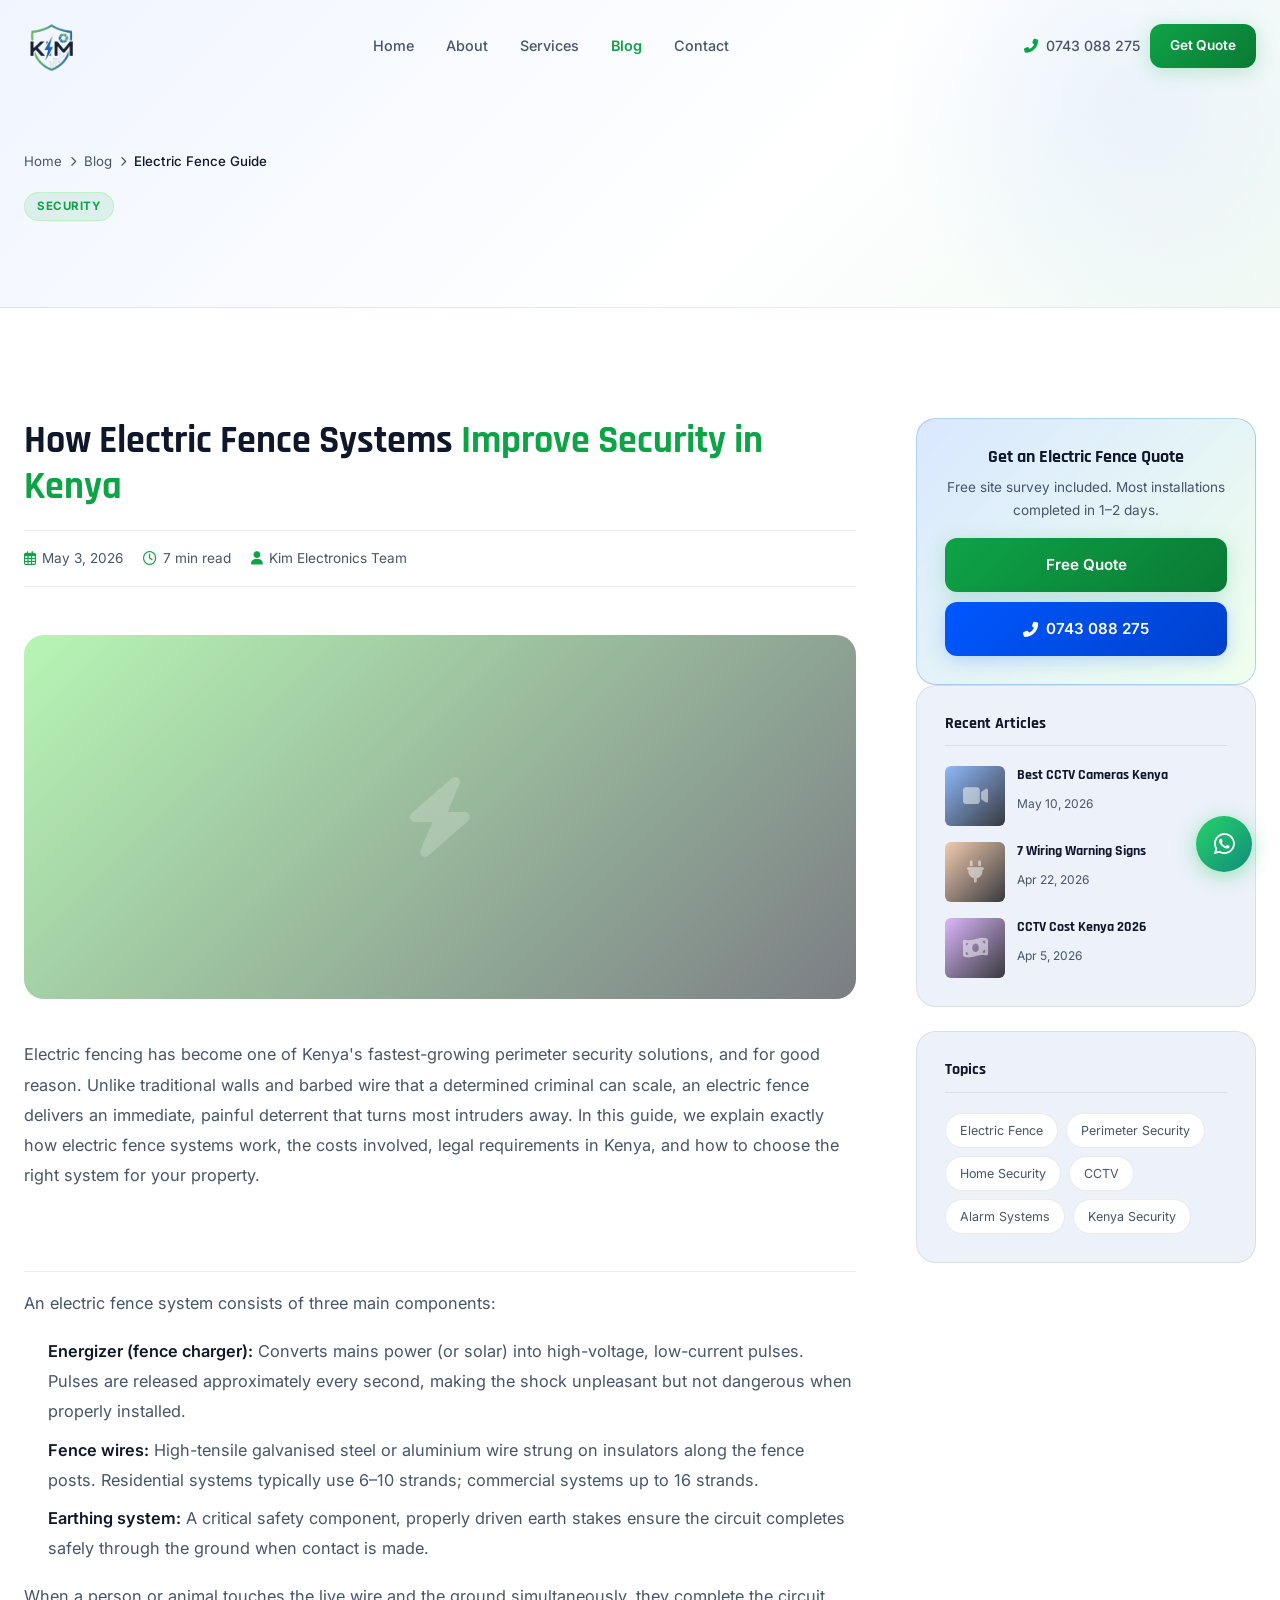
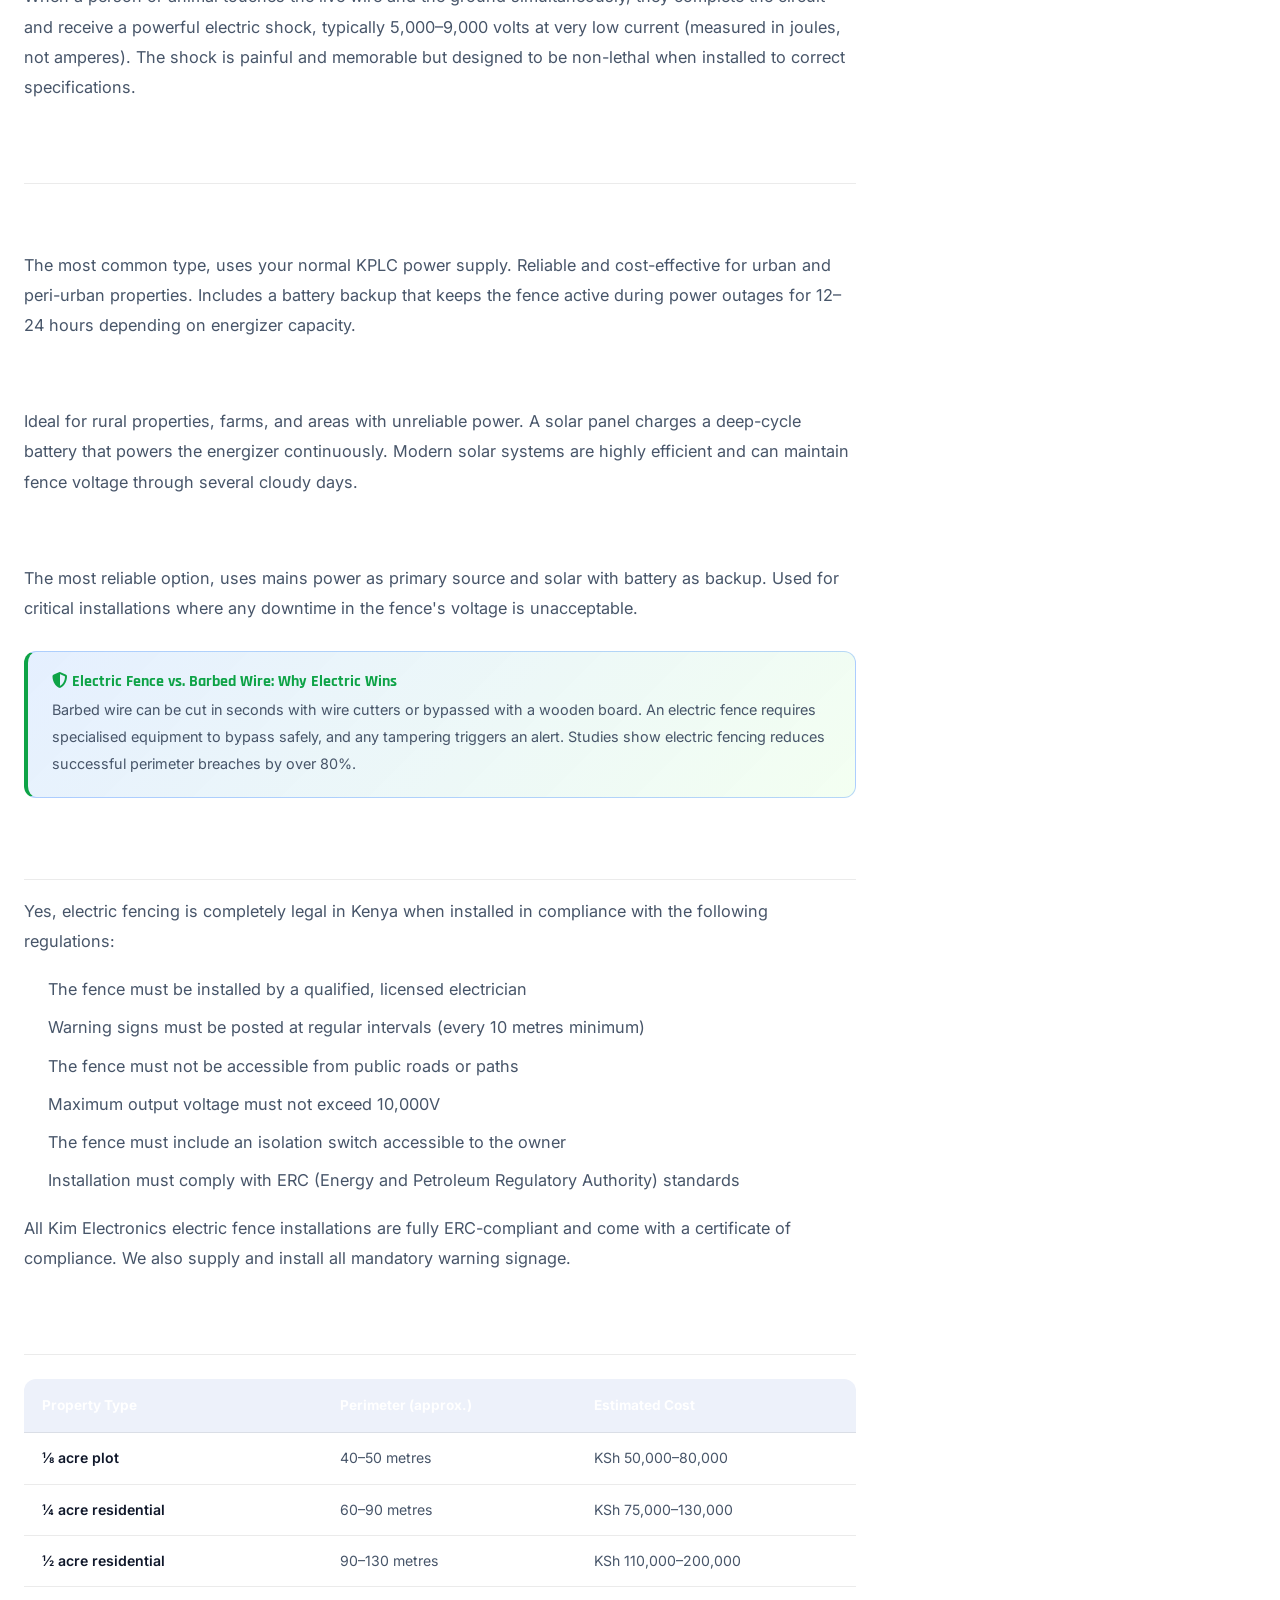
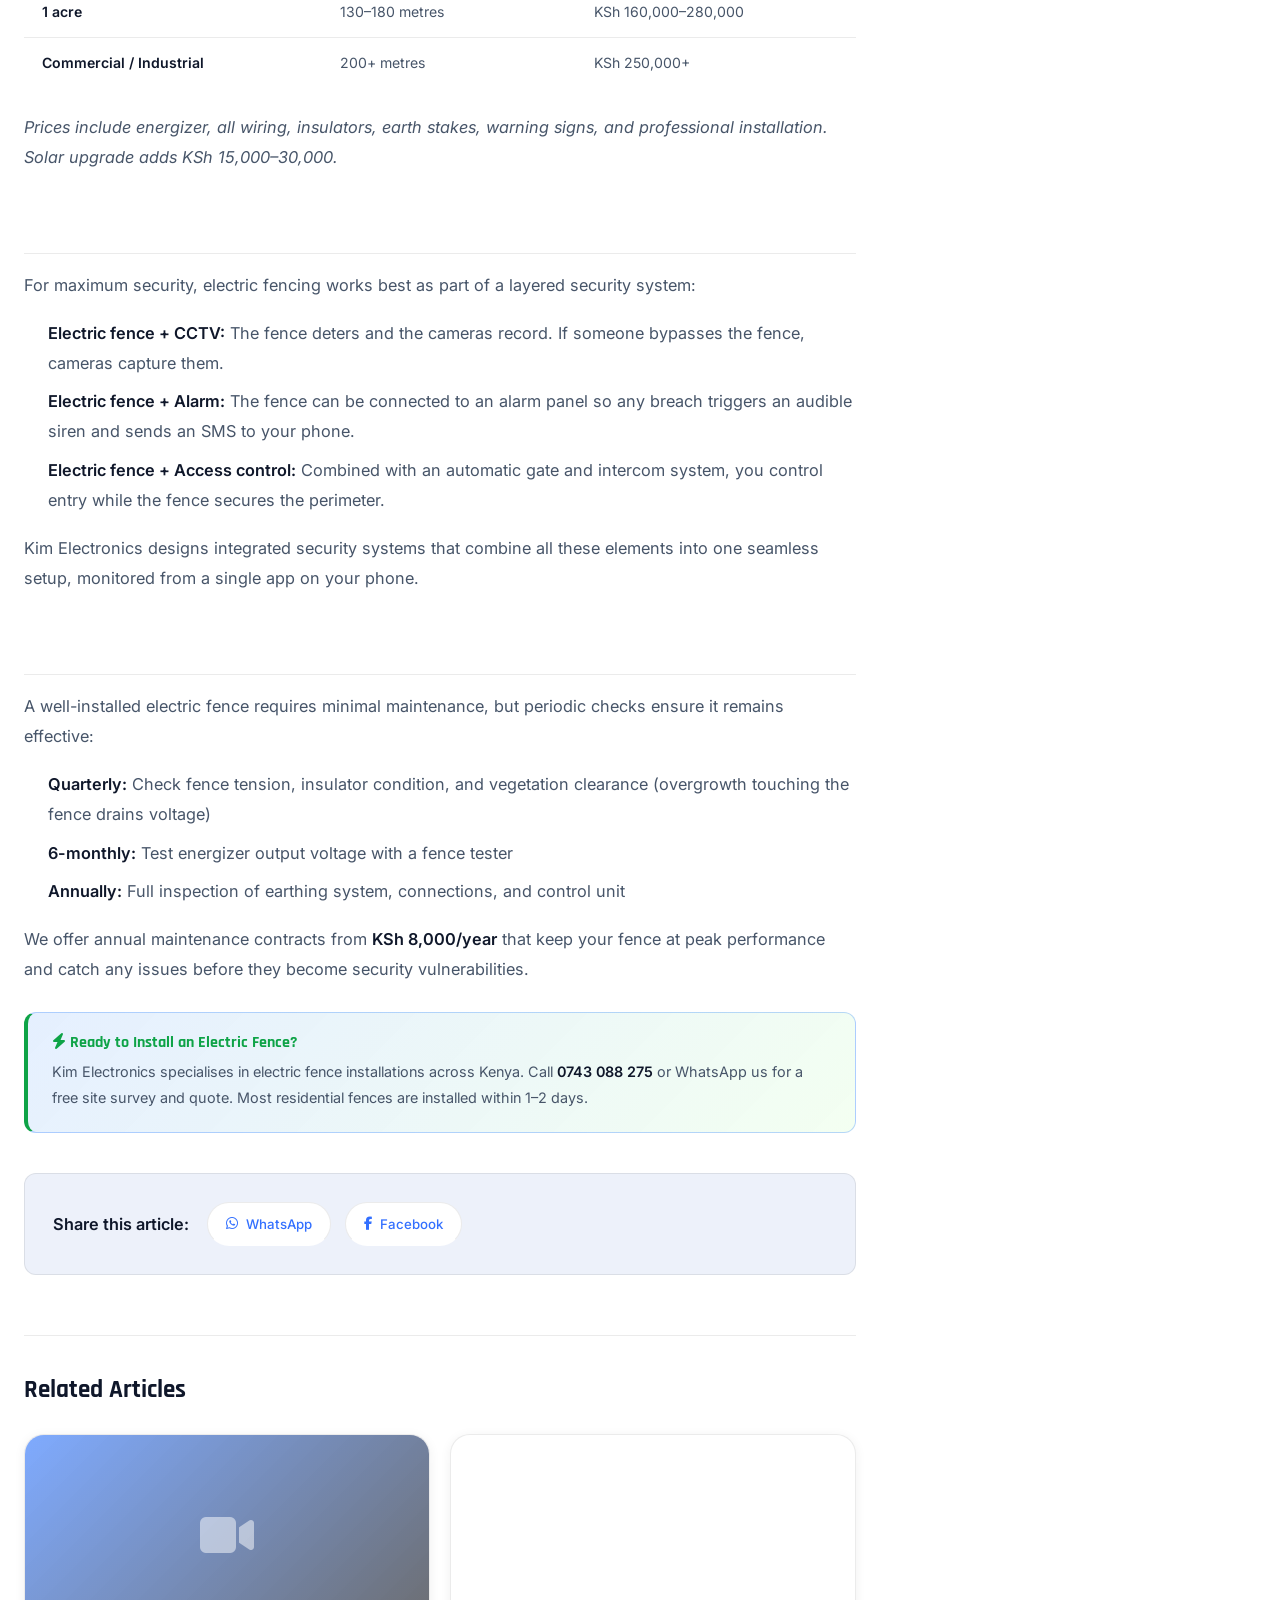
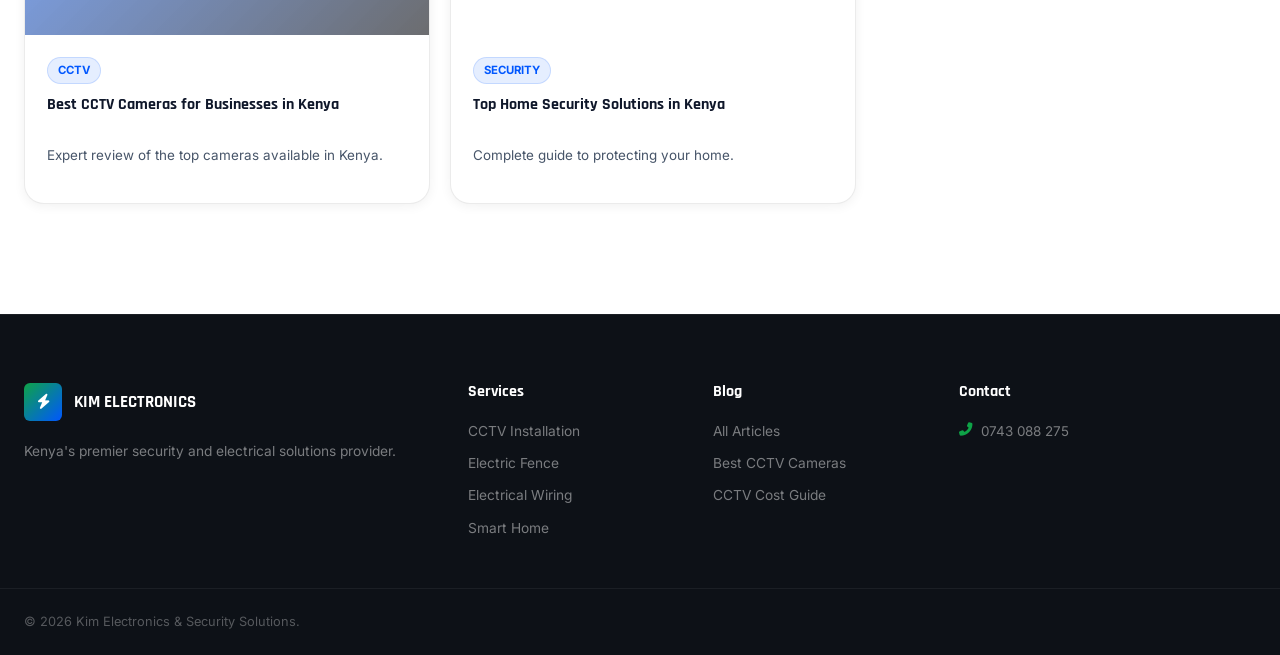
<file: blog/electric-fence-security.html>
﻿<!DOCTYPE html>
<html lang="en">
<head>
  <meta charset="UTF-8">
  <meta name="viewport" content="width=device-width, initial-scale=1.0">
  <title>How Electric Fence Systems Improve Security in Kenya | Kim Electronics</title>
  <meta name="description" content="Complete guide to electric fence systems in Kenya. Learn how they work, costs, legal requirements, and why they're the most effective perimeter security for Kenyan homes and businesses.">
  <meta name="keywords" content="electric fence installation Kenya, electric fence cost Kenya, perimeter security Kenya, security fence Nairobi, electric fencing Kenya, best security fence Kenya">
  <meta name="robots" content="index, follow">
  <link rel="canonical" href="https://kimelectronics.co.ke/blog/electric-fence-security.html">
  <link rel="icon" type="image/svg+xml" href="../data:image/svg+xml,<svg xmlns='http://www.w3.org/2000/svg' viewBox='0 0 32 32'><rect width='32' height='32' rx='6' fill='%230066ff'/><text x='50%25' y='55%25' dominant-baseline='middle' text-anchor='middle' font-size='20' fill='%2339ff14'>⚡</text></svg>">
  <link rel="preconnect" href="https://fonts.googleapis.com">
  <link href="https://fonts.googleapis.com/css2?family=Inter:wght@300;400;500;600;700;800&family=Rajdhani:wght@400;500;600;700&display=swap" rel="stylesheet">
  <link rel="stylesheet" href="https://cdnjs.cloudflare.com/ajax/libs/font-awesome/6.5.0/css/all.min.css">
  <link rel="stylesheet" href="../css/style.css">
  <link rel="stylesheet" href="../css/blog.css">
</head>
<body>
<nav id="navbar"><div class="container"><div class="nav-inner">
  <a href="../index.html" class="nav-logo" aria-label="Kim Electronics Home"><img src="../Images/Logo.png" alt="Kim Electronics & Security Solutions" class="nav-logo-img"></a>
  <div class="nav-links"><a href="../index.html">Home</a><a href="../about.html">About</a><a href="../services.html">Services</a><a href="index.html" class="active">Blog</a><a href="../contact.html">Contact</a></div>
  <div class="nav-cta"><a href="tel:+254743088275" class="nav-phone"><i class="fas fa-phone-alt"></i> 0743 088 275</a><a href="../contact.html" class="btn btn-primary btn-sm">Get Quote</a></div>
  <button class="nav-toggle" id="nav-toggle"><span></span><span></span><span></span></button>
</div><div class="nav-mobile" id="nav-mobile"><a href="../index.html"><i class="fas fa-home"></i> Home</a><a href="../services.html"><i class="fas fa-concierge-bell"></i> Services</a><a href="index.html"><i class="fas fa-blog"></i> Blog</a><a href="../contact.html"><i class="fas fa-envelope"></i> Contact</a><div class="mobile-cta"><a href="tel:+254743088275" class="btn btn-blue"><i class="fas fa-phone-alt"></i> Call</a><a href="https://wa.me/254743088275" class="btn btn-whatsapp" target="_blank"><i class="fab fa-whatsapp"></i> WhatsApp</a></div></div></div></nav>

<section class="page-header"><div class="container"><div class="page-header-content">
  <div class="breadcrumb"><a href="../index.html">Home</a><i class="fas fa-chevron-right"></i><a href="index.html">Blog</a><i class="fas fa-chevron-right"></i><span>Electric Fence Guide</span></div>
  <span class="blog-tag green" style="margin-bottom:16px;display:inline-block;">Security</span>
</div></div></section>

<section class="section" style="background:var(--bg-primary);">
  <div class="container">
    <div class="blog-layout">
      <main>
        <div class="article-header">
          <h1>How Electric Fence Systems <span class="highlight">Improve Security in Kenya</span></h1>
          <div class="article-meta">
            <div class="article-meta-item"><i class="far fa-calendar-alt"></i> May 3, 2026</div>
            <div class="article-meta-item"><i class="far fa-clock"></i> 7 min read</div>
            <div class="article-meta-item"><i class="fas fa-user"></i> Kim Electronics Team</div>
          </div>
        </div>
        <div class="article-hero t2" style="background:var(--bg-surface);"><i class="fas fa-bolt" aria-hidden="true"></i></div>

        <div class="article-body">
          <p>Electric fencing has become one of Kenya's fastest-growing perimeter security solutions, and for good reason. Unlike traditional walls and barbed wire that a determined criminal can scale, an electric fence delivers an immediate, painful deterrent that turns most intruders away. In this guide, we explain exactly how electric fence systems work, the costs involved, legal requirements in Kenya, and how to choose the right system for your property.</p>

          <h2>How Does an Electric Fence Work?</h2>
          <p>An electric fence system consists of three main components:</p>
          <ul>
            <li><strong>Energizer (fence charger):</strong> Converts mains power (or solar) into high-voltage, low-current pulses. Pulses are released approximately every second, making the shock unpleasant but not dangerous when properly installed.</li>
            <li><strong>Fence wires:</strong> High-tensile galvanised steel or aluminium wire strung on insulators along the fence posts. Residential systems typically use 6–10 strands; commercial systems up to 16 strands.</li>
            <li><strong>Earthing system:</strong> A critical safety component, properly driven earth stakes ensure the circuit completes safely through the ground when contact is made.</li>
          </ul>
          <p>When a person or animal touches the live wire and the ground simultaneously, they complete the circuit and receive a powerful electric shock, typically 5,000–9,000 volts at very low current (measured in joules, not amperes). The shock is painful and memorable but designed to be non-lethal when installed to correct specifications.</p>

          <h2>Types of Electric Fence Systems in Kenya</h2>

          <h3>Mains-Powered Energizer Systems</h3>
          <p>The most common type, uses your normal KPLC power supply. Reliable and cost-effective for urban and peri-urban properties. Includes a battery backup that keeps the fence active during power outages for 12–24 hours depending on energizer capacity.</p>

          <h3>Solar-Powered Systems</h3>
          <p>Ideal for rural properties, farms, and areas with unreliable power. A solar panel charges a deep-cycle battery that powers the energizer continuously. Modern solar systems are highly efficient and can maintain fence voltage through several cloudy days.</p>

          <h3>Combination (Mains + Solar) Systems</h3>
          <p>The most reliable option, uses mains power as primary source and solar with battery as backup. Used for critical installations where any downtime in the fence's voltage is unacceptable.</p>

          <div class="article-callout">
            <h4><i class="fas fa-shield-alt"></i> Electric Fence vs. Barbed Wire: Why Electric Wins</h4>
            <p>Barbed wire can be cut in seconds with wire cutters or bypassed with a wooden board. An electric fence requires specialised equipment to bypass safely, and any tampering triggers an alert. Studies show electric fencing reduces successful perimeter breaches by over 80%.</p>
          </div>

          <h2>Is Electric Fencing Legal in Kenya?</h2>
          <p>Yes, electric fencing is completely legal in Kenya when installed in compliance with the following regulations:</p>
          <ul>
            <li>The fence must be installed by a qualified, licensed electrician</li>
            <li>Warning signs must be posted at regular intervals (every 10 metres minimum)</li>
            <li>The fence must not be accessible from public roads or paths</li>
            <li>Maximum output voltage must not exceed 10,000V</li>
            <li>The fence must include an isolation switch accessible to the owner</li>
            <li>Installation must comply with ERC (Energy and Petroleum Regulatory Authority) standards</li>
          </ul>
          <p>All Kim Electronics electric fence installations are fully ERC-compliant and come with a certificate of compliance. We also supply and install all mandatory warning signage.</p>

          <h2>How Much Does Electric Fence Installation Cost in Kenya?</h2>
          <table class="article-table">
            <thead><tr><th>Property Type</th><th>Perimeter (approx.)</th><th>Estimated Cost</th></tr></thead>
            <tbody>
              <tr><td>⅛ acre plot</td><td>40–50 metres</td><td>KSh 50,000–80,000</td></tr>
              <tr><td>¼ acre residential</td><td>60–90 metres</td><td>KSh 75,000–130,000</td></tr>
              <tr><td>½ acre residential</td><td>90–130 metres</td><td>KSh 110,000–200,000</td></tr>
              <tr><td>1 acre</td><td>130–180 metres</td><td>KSh 160,000–280,000</td></tr>
              <tr><td>Commercial / Industrial</td><td>200+ metres</td><td>KSh 250,000+</td></tr>
            </tbody>
          </table>
          <p><em>Prices include energizer, all wiring, insulators, earth stakes, warning signs, and professional installation. Solar upgrade adds KSh 15,000–30,000.</em></p>

          <h2>Integrating Electric Fence with CCTV and Alarm Systems</h2>
          <p>For maximum security, electric fencing works best as part of a layered security system:</p>
          <ul>
            <li><strong>Electric fence + CCTV:</strong> The fence deters and the cameras record. If someone bypasses the fence, cameras capture them.</li>
            <li><strong>Electric fence + Alarm:</strong> The fence can be connected to an alarm panel so any breach triggers an audible siren and sends an SMS to your phone.</li>
            <li><strong>Electric fence + Access control:</strong> Combined with an automatic gate and intercom system, you control entry while the fence secures the perimeter.</li>
          </ul>
          <p>Kim Electronics designs integrated security systems that combine all these elements into one seamless setup, monitored from a single app on your phone.</p>

          <h2>Maintenance of Electric Fences in Kenya</h2>
          <p>A well-installed electric fence requires minimal maintenance, but periodic checks ensure it remains effective:</p>
          <ul>
            <li><strong>Quarterly:</strong> Check fence tension, insulator condition, and vegetation clearance (overgrowth touching the fence drains voltage)</li>
            <li><strong>6-monthly:</strong> Test energizer output voltage with a fence tester</li>
            <li><strong>Annually:</strong> Full inspection of earthing system, connections, and control unit</li>
          </ul>
          <p>We offer annual maintenance contracts from <strong>KSh 8,000/year</strong> that keep your fence at peak performance and catch any issues before they become security vulnerabilities.</p>

          <div class="article-callout">
            <h4><i class="fas fa-bolt"></i> Ready to Install an Electric Fence?</h4>
            <p>Kim Electronics specialises in electric fence installations across Kenya. Call <strong>0743 088 275</strong> or WhatsApp us for a free site survey and quote. Most residential fences are installed within 1–2 days.</p>
          </div>

          <div class="article-share">
            <span>Share this article:</span>
            <a href="https://wa.me/?text=Great%20guide%20on%20electric%20fencing%20in%20Kenya%3A%20https%3A%2F%2Fkimelectronics.co.ke%2Fblog%2Felectric-fence-security.html" class="share-btn wa" target="_blank"><i class="fab fa-whatsapp"></i> WhatsApp</a>
            <a href="https://www.facebook.com/sharer/sharer.php?u=https://kimelectronics.co.ke/blog/electric-fence-security.html" class="share-btn" target="_blank"><i class="fab fa-facebook-f"></i> Facebook</a>
          </div>
        </div>

        <div class="related-posts">
          <h3>Related Articles</h3>
          <div class="related-grid">
            <a href="best-cctv-cameras-kenya.html" class="blog-card" style="text-decoration:none;"><div class="blog-thumb t1"><i class="fas fa-video" aria-hidden="true"></i></div><div class="blog-body"><div class="blog-meta"><span class="blog-cat">CCTV</span></div><h3>Best CCTV Cameras for Businesses in Kenya</h3><p>Expert review of the top cameras available in Kenya.</p></div></a>
            <a href="home-security-solutions-kenya.html" class="blog-card" style="text-decoration:none;"><div class="blog-thumb t4"><i class="fas fa-shield-alt" aria-hidden="true"></i></div><div class="blog-body"><div class="blog-meta"><span class="blog-cat">Security</span></div><h3>Top Home Security Solutions in Kenya</h3><p>Complete guide to protecting your home.</p></div></a>
          </div>
        </div>
      </main>

      <aside class="blog-sidebar">
        <div class="sidebar-cta">
          <h4>Get an Electric Fence Quote</h4>
          <p>Free site survey included. Most installations completed in 1–2 days.</p>
          <a href="../contact.html" class="btn btn-primary" style="width:100%;justify-content:center;">Free Quote</a>
          <a href="tel:+254743088275" class="btn btn-blue" style="width:100%;justify-content:center;margin-top:10px;"><i class="fas fa-phone-alt"></i> 0743 088 275</a>
        </div>
        <div class="sidebar-widget">
          <h4>Recent Articles</h4>
          <div class="sidebar-recent">
            <div class="sidebar-recent-item"><div class="sidebar-recent-thumb t1"><i class="fas fa-video" aria-hidden="true"></i></div><div class="sidebar-recent-info"><h5><a href="best-cctv-cameras-kenya.html" style="color:var(--text)">Best CCTV Cameras Kenya</a></h5><span>May 10, 2026</span></div></div>
            <div class="sidebar-recent-item"><div class="sidebar-recent-thumb t3"><i class="fas fa-plug" aria-hidden="true"></i></div><div class="sidebar-recent-info"><h5><a href="electrical-wiring-signs.html" style="color:var(--text)">7 Wiring Warning Signs</a></h5><span>Apr 22, 2026</span></div></div>
            <div class="sidebar-recent-item"><div class="sidebar-recent-thumb t5"><i class="fas fa-money-bill-wave" aria-hidden="true"></i></div><div class="sidebar-recent-info"><h5><a href="cctv-installation-cost-kenya.html" style="color:var(--text)">CCTV Cost Kenya 2026</a></h5><span>Apr 5, 2026</span></div></div>
          </div>
        </div>
        <div class="sidebar-widget">
          <h4>Topics</h4>
          <div class="sidebar-tags"><span class="sidebar-tag">Electric Fence</span><span class="sidebar-tag">Perimeter Security</span><span class="sidebar-tag">Home Security</span><span class="sidebar-tag">CCTV</span><span class="sidebar-tag">Alarm Systems</span><span class="sidebar-tag">Kenya Security</span></div>
        </div>
      </aside>
    </div>
  </div>
</section>

<footer id="footer"><div class="footer-top"><div class="container"><div class="footer-grid">
  <div class="footer-brand"><div class="footer-logo"><div class="footer-logo-icon"><i class="fas fa-bolt"></i></div><span class="footer-logo-text">KIM ELECTRONICS</span></div><p>Kenya's premier security and electrical solutions provider.</p></div>
  <div class="footer-col"><h4>Services</h4><div class="footer-links"><a href="../services.html#cctv">CCTV Installation</a><a href="../services.html#fence">Electric Fence</a><a href="../services.html#electrical">Electrical Wiring</a><a href="../services.html#smarthome">Smart Home</a></div></div>
  <div class="footer-col"><h4>Blog</h4><div class="footer-links"><a href="index.html">All Articles</a><a href="best-cctv-cameras-kenya.html">Best CCTV Cameras</a><a href="cctv-installation-cost-kenya.html">CCTV Cost Guide</a></div></div>
  <div class="footer-col"><h4>Contact</h4><div class="footer-contact-info"><div class="footer-contact-item"><i class="fas fa-phone-alt"></i><a href="tel:+254743088275">0743 088 275</a></div></div></div>
</div></div></div><div class="footer-bottom"><div class="container"><div class="footer-bottom-inner"><div class="footer-copy">&copy; 2026 Kim Electronics & Security Solutions.</div></div></div></div></footer>
<div id="whatsapp-float"><a href="https://wa.me/254743088275" class="whatsapp-btn" target="_blank" rel="noopener"><i class="fab fa-whatsapp"></i></a></div>
<script>
const nt=document.getElementById('nav-toggle'),nm=document.getElementById('nav-mobile');
if(nt&&nm){nt.addEventListener('click',()=>{const o=nm.style.display==='flex';nm.style.display=o?'none':'flex';nt.classList.toggle('open',!o);});}
window.addEventListener('scroll',()=>{document.getElementById('navbar').classList.toggle('scrolled',window.scrollY>60)},{passive:true});
</script>
</body>
</html>
</file>
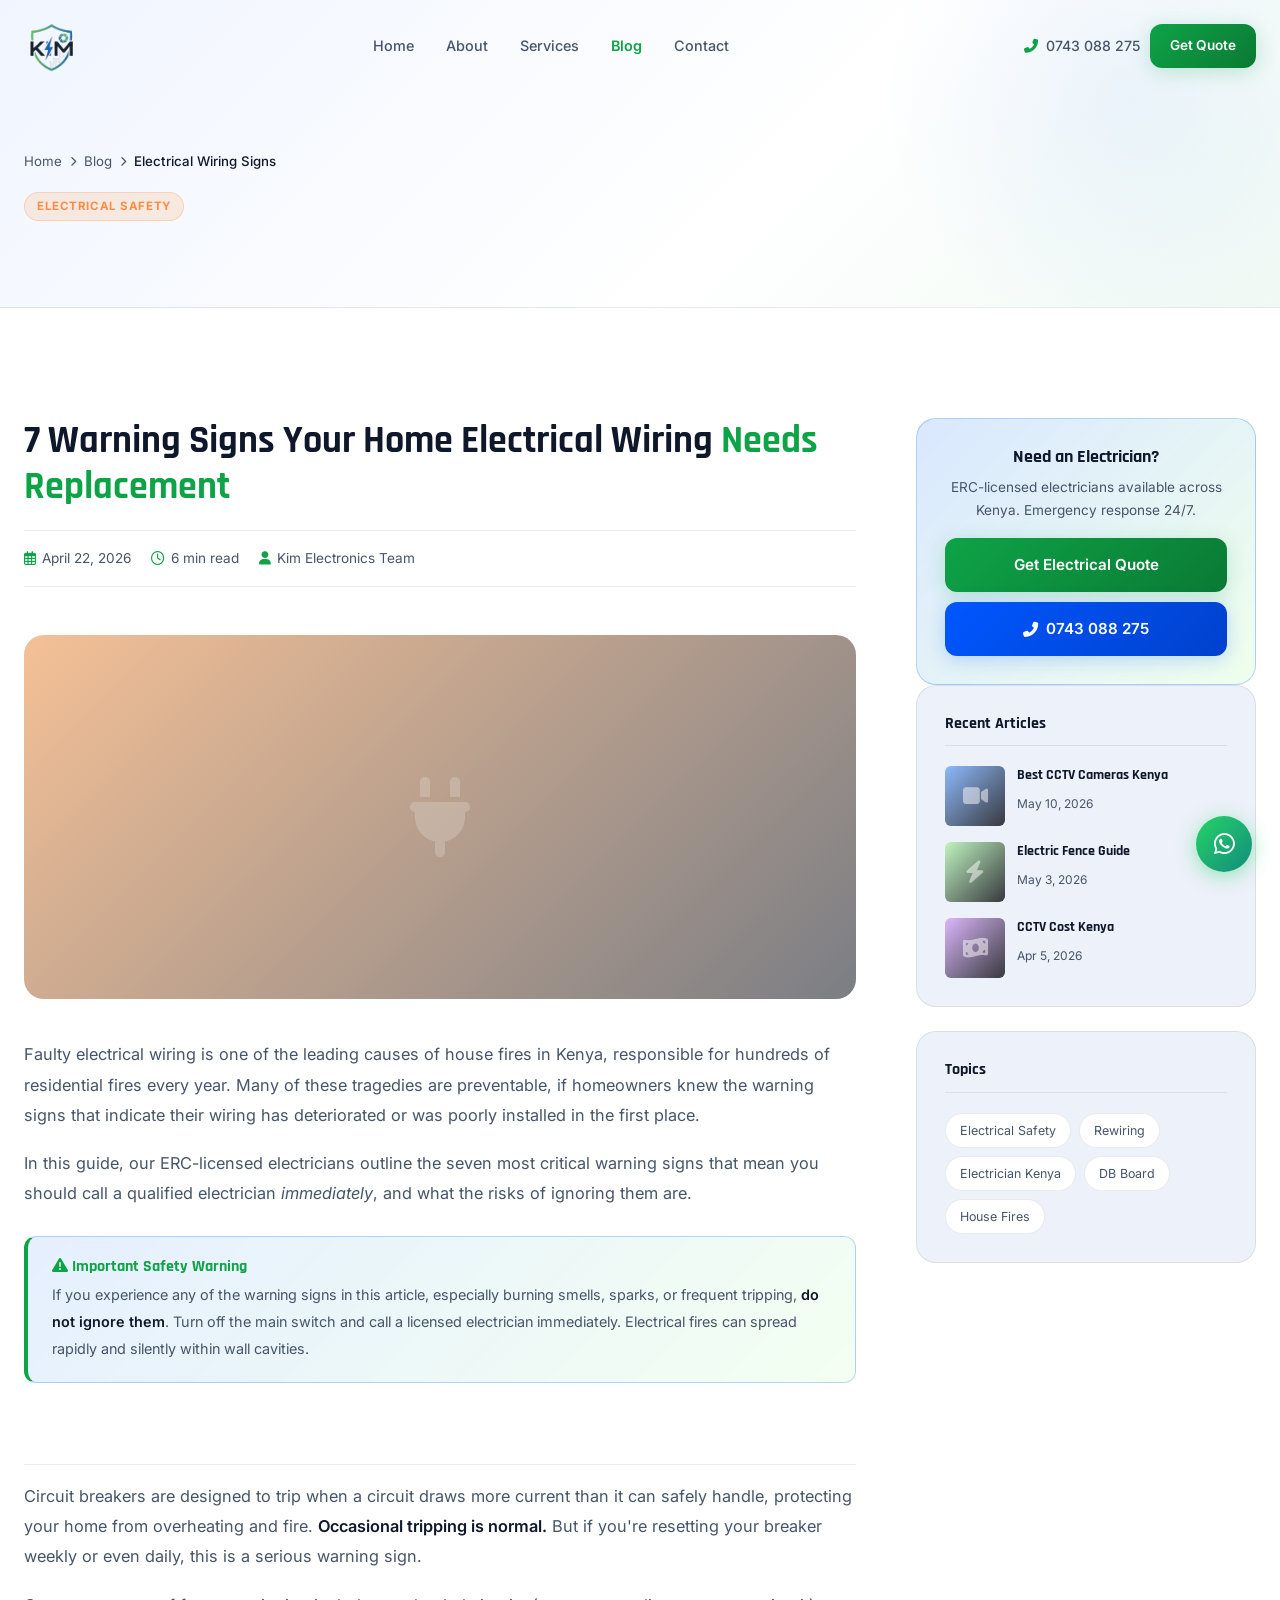
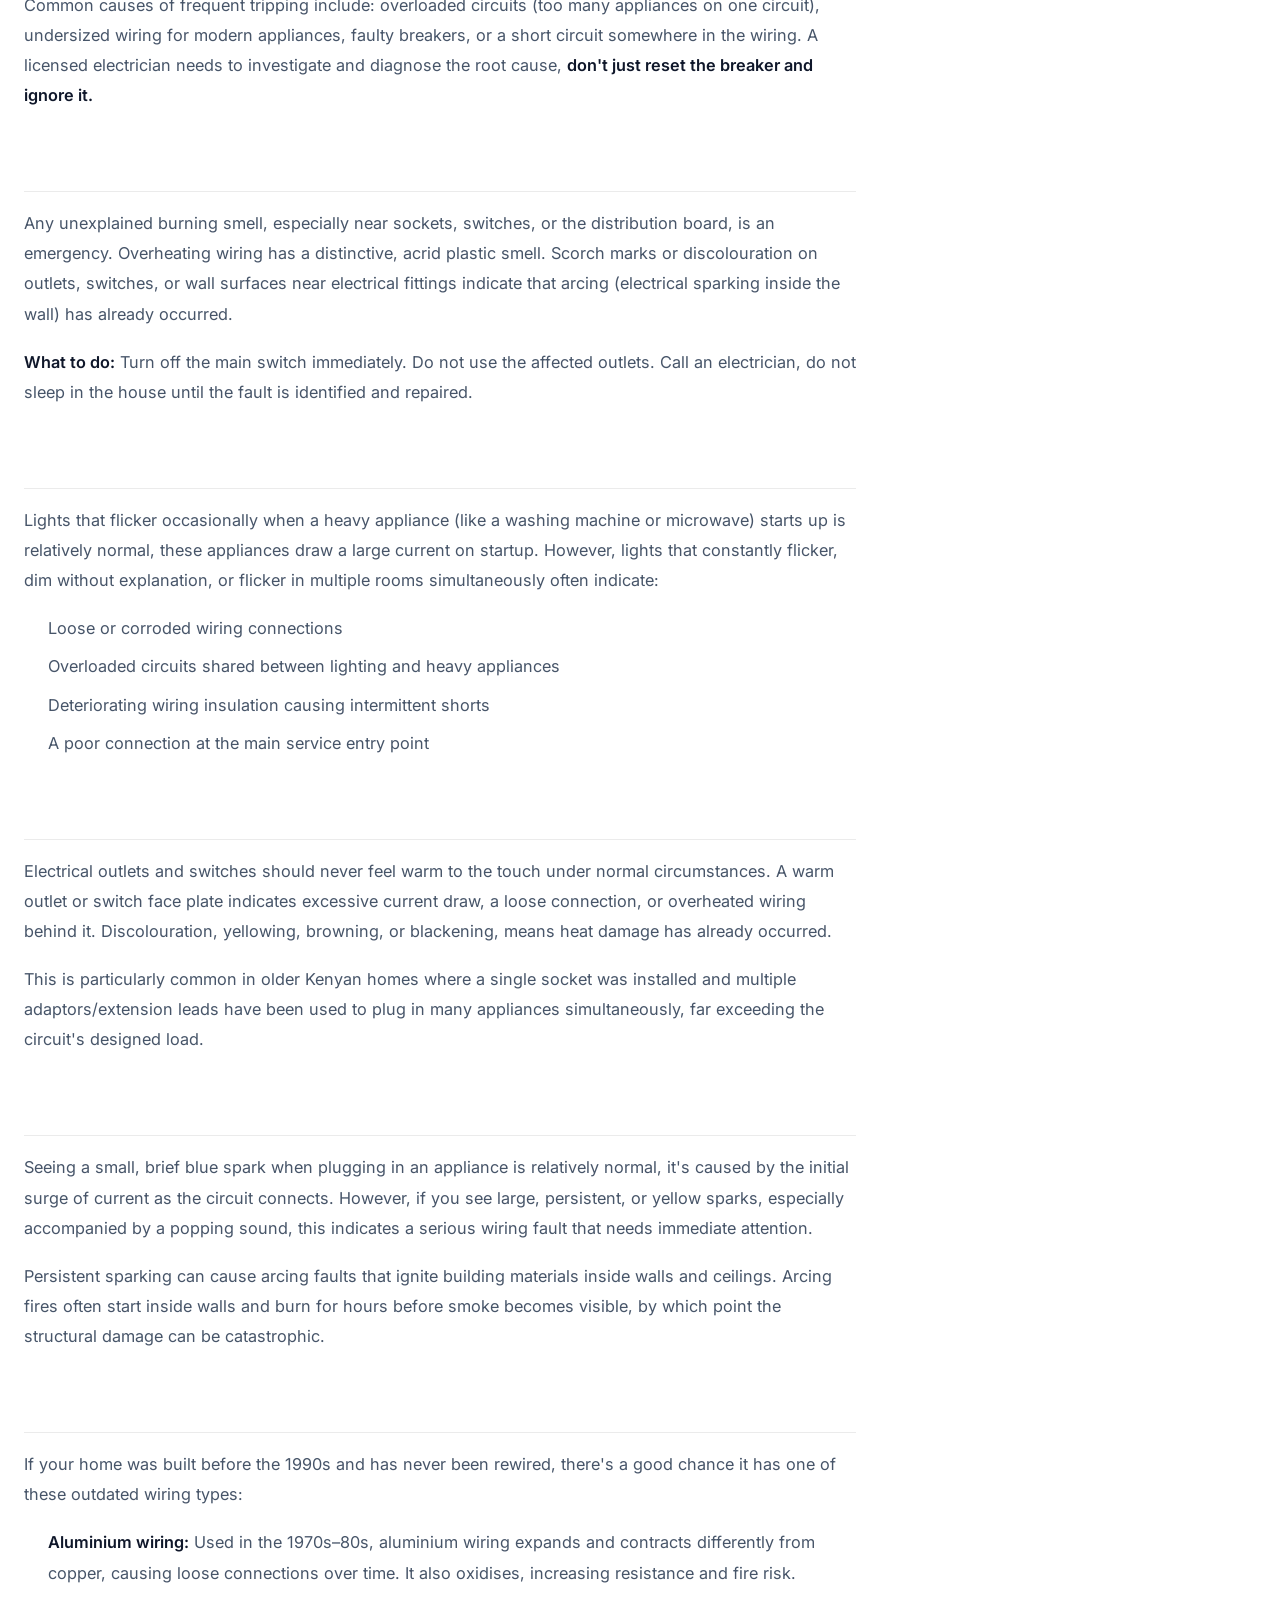
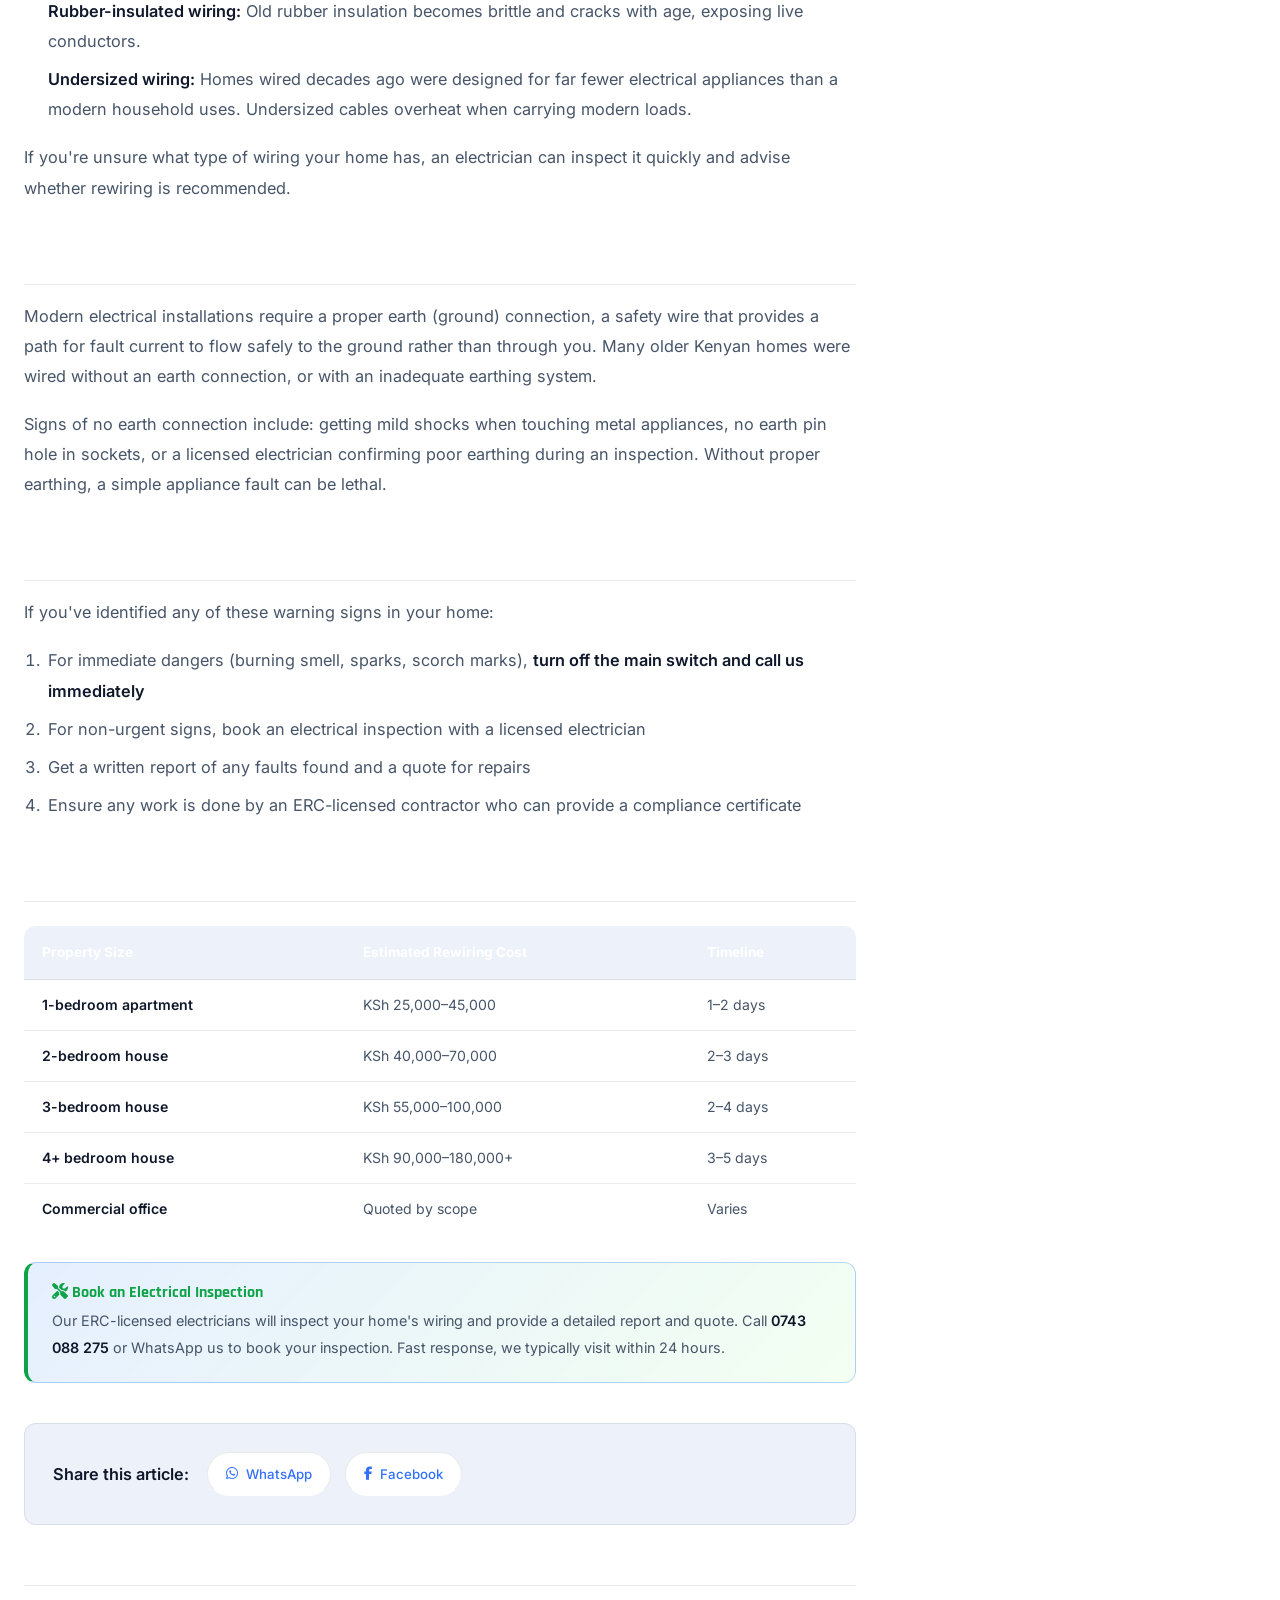
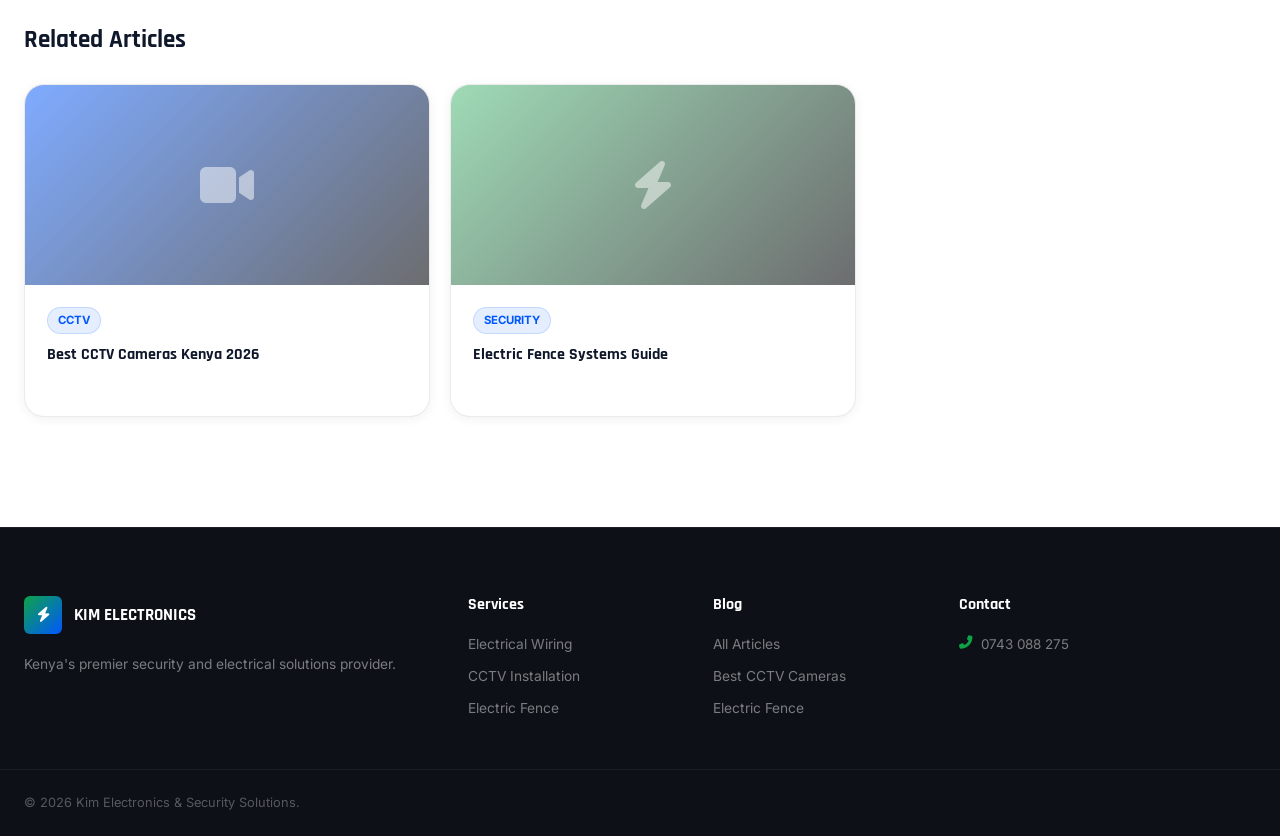
<file: blog/electrical-wiring-signs.html>
﻿<!DOCTYPE html>
<html lang="en">
<head>
  <meta charset="UTF-8">
  <meta name="viewport" content="width=device-width, initial-scale=1.0">
  <title>7 Signs Your Home Electrical Wiring Needs Replacement | Kim Electronics Kenya</title>
  <meta name="description" content="Outdated electrical wiring causes house fires and electrocution risks. Learn the 7 critical warning signs that your home wiring needs urgent replacement from ERC-licensed electricians in Kenya.">
  <meta name="keywords" content="electrical wiring replacement Kenya, electricians near me Kenya, signs of bad wiring, electrical installation services Kenya, rewiring a house Kenya, licensed electrician Nairobi">
  <meta name="robots" content="index, follow">
  <link rel="canonical" href="https://kimelectronics.co.ke/blog/electrical-wiring-signs.html">
  <link rel="icon" type="image/svg+xml" href="../data:image/svg+xml,<svg xmlns='http://www.w3.org/2000/svg' viewBox='0 0 32 32'><rect width='32' height='32' rx='6' fill='%230066ff'/><text x='50%25' y='55%25' dominant-baseline='middle' text-anchor='middle' font-size='20' fill='%2339ff14'>⚡</text></svg>">
  <link rel="preconnect" href="https://fonts.googleapis.com">
  <link href="https://fonts.googleapis.com/css2?family=Inter:wght@300;400;500;600;700;800&family=Rajdhani:wght@400;500;600;700&display=swap" rel="stylesheet">
  <link rel="stylesheet" href="https://cdnjs.cloudflare.com/ajax/libs/font-awesome/6.5.0/css/all.min.css">
  <link rel="stylesheet" href="../css/style.css">
  <link rel="stylesheet" href="../css/blog.css">
</head>
<body>
<nav id="navbar"><div class="container"><div class="nav-inner">
  <a href="../index.html" class="nav-logo" aria-label="Kim Electronics Home"><img src="../Images/Logo.png" alt="Kim Electronics & Security Solutions" class="nav-logo-img"></a>
  <div class="nav-links"><a href="../index.html">Home</a><a href="../about.html">About</a><a href="../services.html">Services</a><a href="index.html" class="active">Blog</a><a href="../contact.html">Contact</a></div>
  <div class="nav-cta"><a href="tel:+254743088275" class="nav-phone"><i class="fas fa-phone-alt"></i> 0743 088 275</a><a href="../contact.html" class="btn btn-primary btn-sm">Get Quote</a></div>
  <button class="nav-toggle" id="nav-toggle"><span></span><span></span><span></span></button>
</div><div class="nav-mobile" id="nav-mobile"><a href="../index.html"><i class="fas fa-home"></i> Home</a><a href="../services.html"><i class="fas fa-concierge-bell"></i> Services</a><a href="index.html"><i class="fas fa-blog"></i> Blog</a><a href="../contact.html"><i class="fas fa-envelope"></i> Contact</a><div class="mobile-cta"><a href="tel:+254743088275" class="btn btn-blue"><i class="fas fa-phone-alt"></i> Call</a><a href="https://wa.me/254743088275" class="btn btn-whatsapp" target="_blank"><i class="fab fa-whatsapp"></i> WhatsApp</a></div></div></div></nav>

<section class="page-header"><div class="container"><div class="page-header-content">
  <div class="breadcrumb"><a href="../index.html">Home</a><i class="fas fa-chevron-right"></i><a href="index.html">Blog</a><i class="fas fa-chevron-right"></i><span>Electrical Wiring Signs</span></div>
  <span class="blog-tag" style="margin-bottom:16px;display:inline-block;background:rgba(255,120,0,.12);border-color:rgba(255,120,0,.2);color:#ff8c42;">Electrical Safety</span>
</div></div></section>

<section class="section" style="background:var(--bg-primary);">
  <div class="container">
    <div class="blog-layout">
      <main>
        <div class="article-header">
          <h1>7 Warning Signs Your Home Electrical Wiring <span class="highlight">Needs Replacement</span></h1>
          <div class="article-meta">
            <div class="article-meta-item"><i class="far fa-calendar-alt"></i> April 22, 2026</div>
            <div class="article-meta-item"><i class="far fa-clock"></i> 6 min read</div>
            <div class="article-meta-item"><i class="fas fa-user"></i> Kim Electronics Team</div>
          </div>
        </div>
        <div class="article-hero t3" style="background:var(--bg-surface);"><i class="fas fa-plug" aria-hidden="true"></i></div>

        <div class="article-body">
          <p>Faulty electrical wiring is one of the leading causes of house fires in Kenya, responsible for hundreds of residential fires every year. Many of these tragedies are preventable, if homeowners knew the warning signs that indicate their wiring has deteriorated or was poorly installed in the first place.</p>
          <p>In this guide, our ERC-licensed electricians outline the seven most critical warning signs that mean you should call a qualified electrician <em>immediately</em>, and what the risks of ignoring them are.</p>

          <div class="article-callout">
            <h4><i class="fas fa-exclamation-triangle"></i> Important Safety Warning</h4>
            <p>If you experience any of the warning signs in this article, especially burning smells, sparks, or frequent tripping, <strong>do not ignore them</strong>. Turn off the main switch and call a licensed electrician immediately. Electrical fires can spread rapidly and silently within wall cavities.</p>
          </div>

          <h2>Sign #1: Frequent Circuit Breaker Tripping</h2>
          <p>Circuit breakers are designed to trip when a circuit draws more current than it can safely handle, protecting your home from overheating and fire. <strong>Occasional tripping is normal.</strong> But if you're resetting your breaker weekly or even daily, this is a serious warning sign.</p>
          <p>Common causes of frequent tripping include: overloaded circuits (too many appliances on one circuit), undersized wiring for modern appliances, faulty breakers, or a short circuit somewhere in the wiring. A licensed electrician needs to investigate and diagnose the root cause, <strong>don't just reset the breaker and ignore it.</strong></p>

          <h2>Sign #2: Burning Smell or Scorch Marks</h2>
          <p>Any unexplained burning smell, especially near sockets, switches, or the distribution board, is an emergency. Overheating wiring has a distinctive, acrid plastic smell. Scorch marks or discolouration on outlets, switches, or wall surfaces near electrical fittings indicate that arcing (electrical sparking inside the wall) has already occurred.</p>
          <p><strong>What to do:</strong> Turn off the main switch immediately. Do not use the affected outlets. Call an electrician, do not sleep in the house until the fault is identified and repaired.</p>

          <h2>Sign #3: Flickering or Dimming Lights</h2>
          <p>Lights that flicker occasionally when a heavy appliance (like a washing machine or microwave) starts up is relatively normal, these appliances draw a large current on startup. However, lights that constantly flicker, dim without explanation, or flicker in multiple rooms simultaneously often indicate:</p>
          <ul>
            <li>Loose or corroded wiring connections</li>
            <li>Overloaded circuits shared between lighting and heavy appliances</li>
            <li>Deteriorating wiring insulation causing intermittent shorts</li>
            <li>A poor connection at the main service entry point</li>
          </ul>

          <h2>Sign #4: Warm or Discoloured Outlets and Switches</h2>
          <p>Electrical outlets and switches should never feel warm to the touch under normal circumstances. A warm outlet or switch face plate indicates excessive current draw, a loose connection, or overheated wiring behind it. Discolouration, yellowing, browning, or blackening, means heat damage has already occurred.</p>
          <p>This is particularly common in older Kenyan homes where a single socket was installed and multiple adaptors/extension leads have been used to plug in many appliances simultaneously, far exceeding the circuit's designed load.</p>

          <h2>Sign #5: Sparks When Plugging In Appliances</h2>
          <p>Seeing a small, brief blue spark when plugging in an appliance is relatively normal, it's caused by the initial surge of current as the circuit connects. However, if you see large, persistent, or yellow sparks, especially accompanied by a popping sound, this indicates a serious wiring fault that needs immediate attention.</p>
          <p>Persistent sparking can cause arcing faults that ignite building materials inside walls and ceilings. Arcing fires often start inside walls and burn for hours before smoke becomes visible, by which point the structural damage can be catastrophic.</p>

          <h2>Sign #6: Old or Outdated Wiring Types</h2>
          <p>If your home was built before the 1990s and has never been rewired, there's a good chance it has one of these outdated wiring types:</p>
          <ul>
            <li><strong>Aluminium wiring:</strong> Used in the 1970s–80s, aluminium wiring expands and contracts differently from copper, causing loose connections over time. It also oxidises, increasing resistance and fire risk.</li>
            <li><strong>Rubber-insulated wiring:</strong> Old rubber insulation becomes brittle and cracks with age, exposing live conductors.</li>
            <li><strong>Undersized wiring:</strong> Homes wired decades ago were designed for far fewer electrical appliances than a modern household uses. Undersized cables overheat when carrying modern loads.</li>
          </ul>
          <p>If you're unsure what type of wiring your home has, an electrician can inspect it quickly and advise whether rewiring is recommended.</p>

          <h2>Sign #7: No Safety Earth (Ground) Connection</h2>
          <p>Modern electrical installations require a proper earth (ground) connection, a safety wire that provides a path for fault current to flow safely to the ground rather than through you. Many older Kenyan homes were wired without an earth connection, or with an inadequate earthing system.</p>
          <p>Signs of no earth connection include: getting mild shocks when touching metal appliances, no earth pin hole in sockets, or a licensed electrician confirming poor earthing during an inspection. Without proper earthing, a simple appliance fault can be lethal.</p>

          <h2>What to Do If You Notice These Signs</h2>
          <p>If you've identified any of these warning signs in your home:</p>
          <ol>
            <li>For immediate dangers (burning smell, sparks, scorch marks), <strong>turn off the main switch and call us immediately</strong></li>
            <li>For non-urgent signs, book an electrical inspection with a licensed electrician</li>
            <li>Get a written report of any faults found and a quote for repairs</li>
            <li>Ensure any work is done by an ERC-licensed contractor who can provide a compliance certificate</li>
          </ol>

          <h2>Cost of Rewiring a Home in Kenya</h2>
          <table class="article-table">
            <thead><tr><th>Property Size</th><th>Estimated Rewiring Cost</th><th>Timeline</th></tr></thead>
            <tbody>
              <tr><td>1-bedroom apartment</td><td>KSh 25,000–45,000</td><td>1–2 days</td></tr>
              <tr><td>2-bedroom house</td><td>KSh 40,000–70,000</td><td>2–3 days</td></tr>
              <tr><td>3-bedroom house</td><td>KSh 55,000–100,000</td><td>2–4 days</td></tr>
              <tr><td>4+ bedroom house</td><td>KSh 90,000–180,000+</td><td>3–5 days</td></tr>
              <tr><td>Commercial office</td><td>Quoted by scope</td><td>Varies</td></tr>
            </tbody>
          </table>

          <div class="article-callout">
            <h4><i class="fas fa-tools"></i> Book an Electrical Inspection</h4>
            <p>Our ERC-licensed electricians will inspect your home's wiring and provide a detailed report and quote. Call <strong>0743 088 275</strong> or WhatsApp us to book your inspection. Fast response, we typically visit within 24 hours.</p>
          </div>

          <div class="article-share">
            <span>Share this article:</span>
            <a href="https://wa.me/?text=Important%20electrical%20safety%20guide%3A%20https%3A%2F%2Fkimelectronics.co.ke%2Fblog%2Felectrical-wiring-signs.html" class="share-btn wa" target="_blank"><i class="fab fa-whatsapp"></i> WhatsApp</a>
            <a href="https://www.facebook.com/sharer/sharer.php?u=https://kimelectronics.co.ke/blog/electrical-wiring-signs.html" class="share-btn" target="_blank"><i class="fab fa-facebook-f"></i> Facebook</a>
          </div>
        </div>

        <div class="related-posts">
          <h3>Related Articles</h3>
          <div class="related-grid">
            <a href="best-cctv-cameras-kenya.html" class="blog-card" style="text-decoration:none;"><div class="blog-thumb t1"><i class="fas fa-video" aria-hidden="true"></i></div><div class="blog-body"><div class="blog-meta"><span class="blog-cat">CCTV</span></div><h3>Best CCTV Cameras Kenya 2026</h3></div></a>
            <a href="electric-fence-security.html" class="blog-card" style="text-decoration:none;"><div class="blog-thumb t2"><i class="fas fa-bolt" aria-hidden="true"></i></div><div class="blog-body"><div class="blog-meta"><span class="blog-cat">Security</span></div><h3>Electric Fence Systems Guide</h3></div></a>
          </div>
        </div>
      </main>

      <aside class="blog-sidebar">
        <div class="sidebar-cta">
          <h4>Need an Electrician?</h4>
          <p>ERC-licensed electricians available across Kenya. Emergency response 24/7.</p>
          <a href="../contact.html" class="btn btn-primary" style="width:100%;justify-content:center;">Get Electrical Quote</a>
          <a href="tel:+254743088275" class="btn btn-blue" style="width:100%;justify-content:center;margin-top:10px;"><i class="fas fa-phone-alt"></i> 0743 088 275</a>
        </div>
        <div class="sidebar-widget">
          <h4>Recent Articles</h4>
          <div class="sidebar-recent">
            <div class="sidebar-recent-item"><div class="sidebar-recent-thumb t1"><i class="fas fa-video"></i></div><div class="sidebar-recent-info"><h5><a href="best-cctv-cameras-kenya.html" style="color:var(--text)">Best CCTV Cameras Kenya</a></h5><span>May 10, 2026</span></div></div>
            <div class="sidebar-recent-item"><div class="sidebar-recent-thumb t2"><i class="fas fa-bolt"></i></div><div class="sidebar-recent-info"><h5><a href="electric-fence-security.html" style="color:var(--text)">Electric Fence Guide</a></h5><span>May 3, 2026</span></div></div>
            <div class="sidebar-recent-item"><div class="sidebar-recent-thumb t5"><i class="fas fa-money-bill-wave"></i></div><div class="sidebar-recent-info"><h5><a href="cctv-installation-cost-kenya.html" style="color:var(--text)">CCTV Cost Kenya</a></h5><span>Apr 5, 2026</span></div></div>
          </div>
        </div>
        <div class="sidebar-widget">
          <h4>Topics</h4>
          <div class="sidebar-tags"><span class="sidebar-tag">Electrical Safety</span><span class="sidebar-tag">Rewiring</span><span class="sidebar-tag">Electrician Kenya</span><span class="sidebar-tag">DB Board</span><span class="sidebar-tag">House Fires</span></div>
        </div>
      </aside>
    </div>
  </div>
</section>

<footer id="footer"><div class="footer-top"><div class="container"><div class="footer-grid">
  <div class="footer-brand"><div class="footer-logo"><div class="footer-logo-icon"><i class="fas fa-bolt"></i></div><span class="footer-logo-text">KIM ELECTRONICS</span></div><p>Kenya's premier security and electrical solutions provider.</p></div>
  <div class="footer-col"><h4>Services</h4><div class="footer-links"><a href="../services.html#electrical">Electrical Wiring</a><a href="../services.html#cctv">CCTV Installation</a><a href="../services.html#fence">Electric Fence</a></div></div>
  <div class="footer-col"><h4>Blog</h4><div class="footer-links"><a href="index.html">All Articles</a><a href="best-cctv-cameras-kenya.html">Best CCTV Cameras</a><a href="electric-fence-security.html">Electric Fence</a></div></div>
  <div class="footer-col"><h4>Contact</h4><div class="footer-contact-info"><div class="footer-contact-item"><i class="fas fa-phone-alt"></i><a href="tel:+254743088275">0743 088 275</a></div></div></div>
</div></div></div><div class="footer-bottom"><div class="container"><div class="footer-bottom-inner"><div class="footer-copy">&copy; 2026 Kim Electronics & Security Solutions.</div></div></div></div></footer>
<div id="whatsapp-float"><a href="https://wa.me/254743088275" class="whatsapp-btn" target="_blank" rel="noopener"><i class="fab fa-whatsapp"></i></a></div>
<script>
const nt=document.getElementById('nav-toggle'),nm=document.getElementById('nav-mobile');
if(nt&&nm){nt.addEventListener('click',()=>{const o=nm.style.display==='flex';nm.style.display=o?'none':'flex';nt.classList.toggle('open',!o);});}
window.addEventListener('scroll',()=>{document.getElementById('navbar').classList.toggle('scrolled',window.scrollY>60)},{passive:true});
</script>
</body>
</html>
</file>
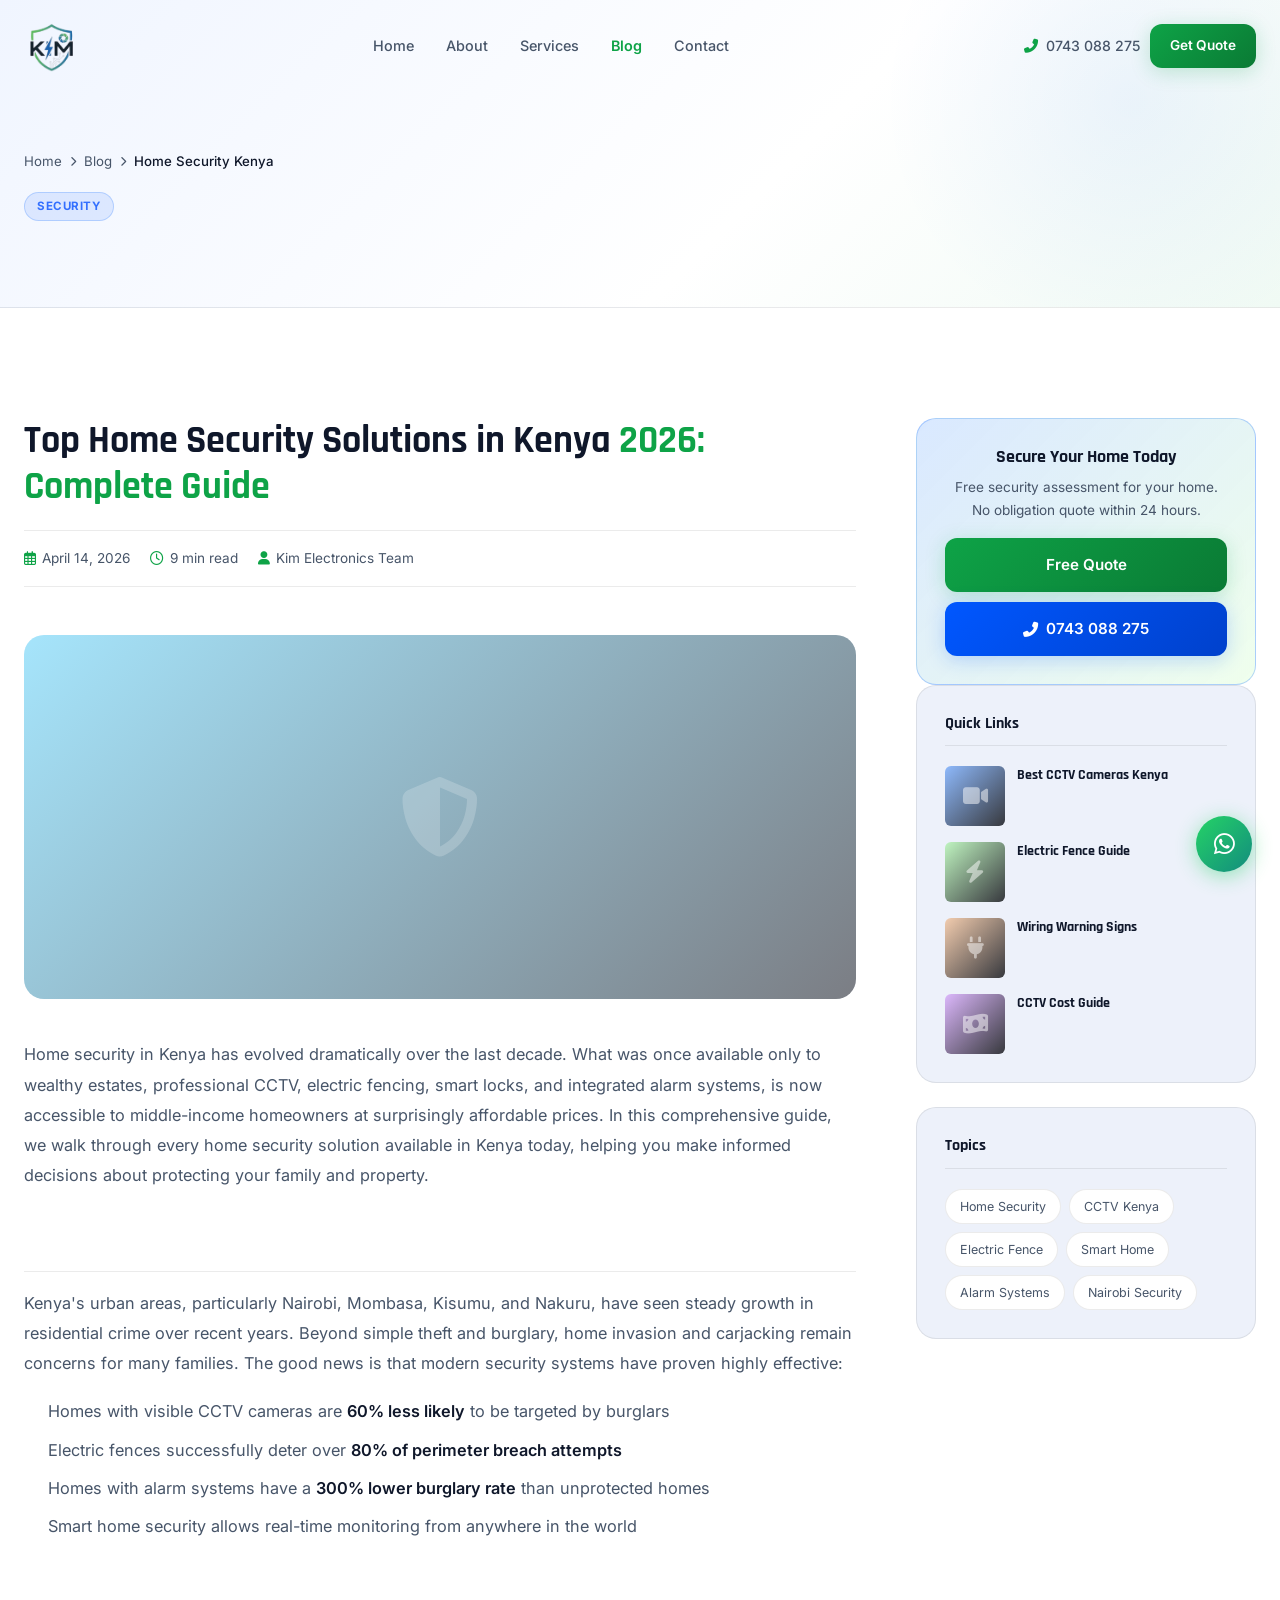
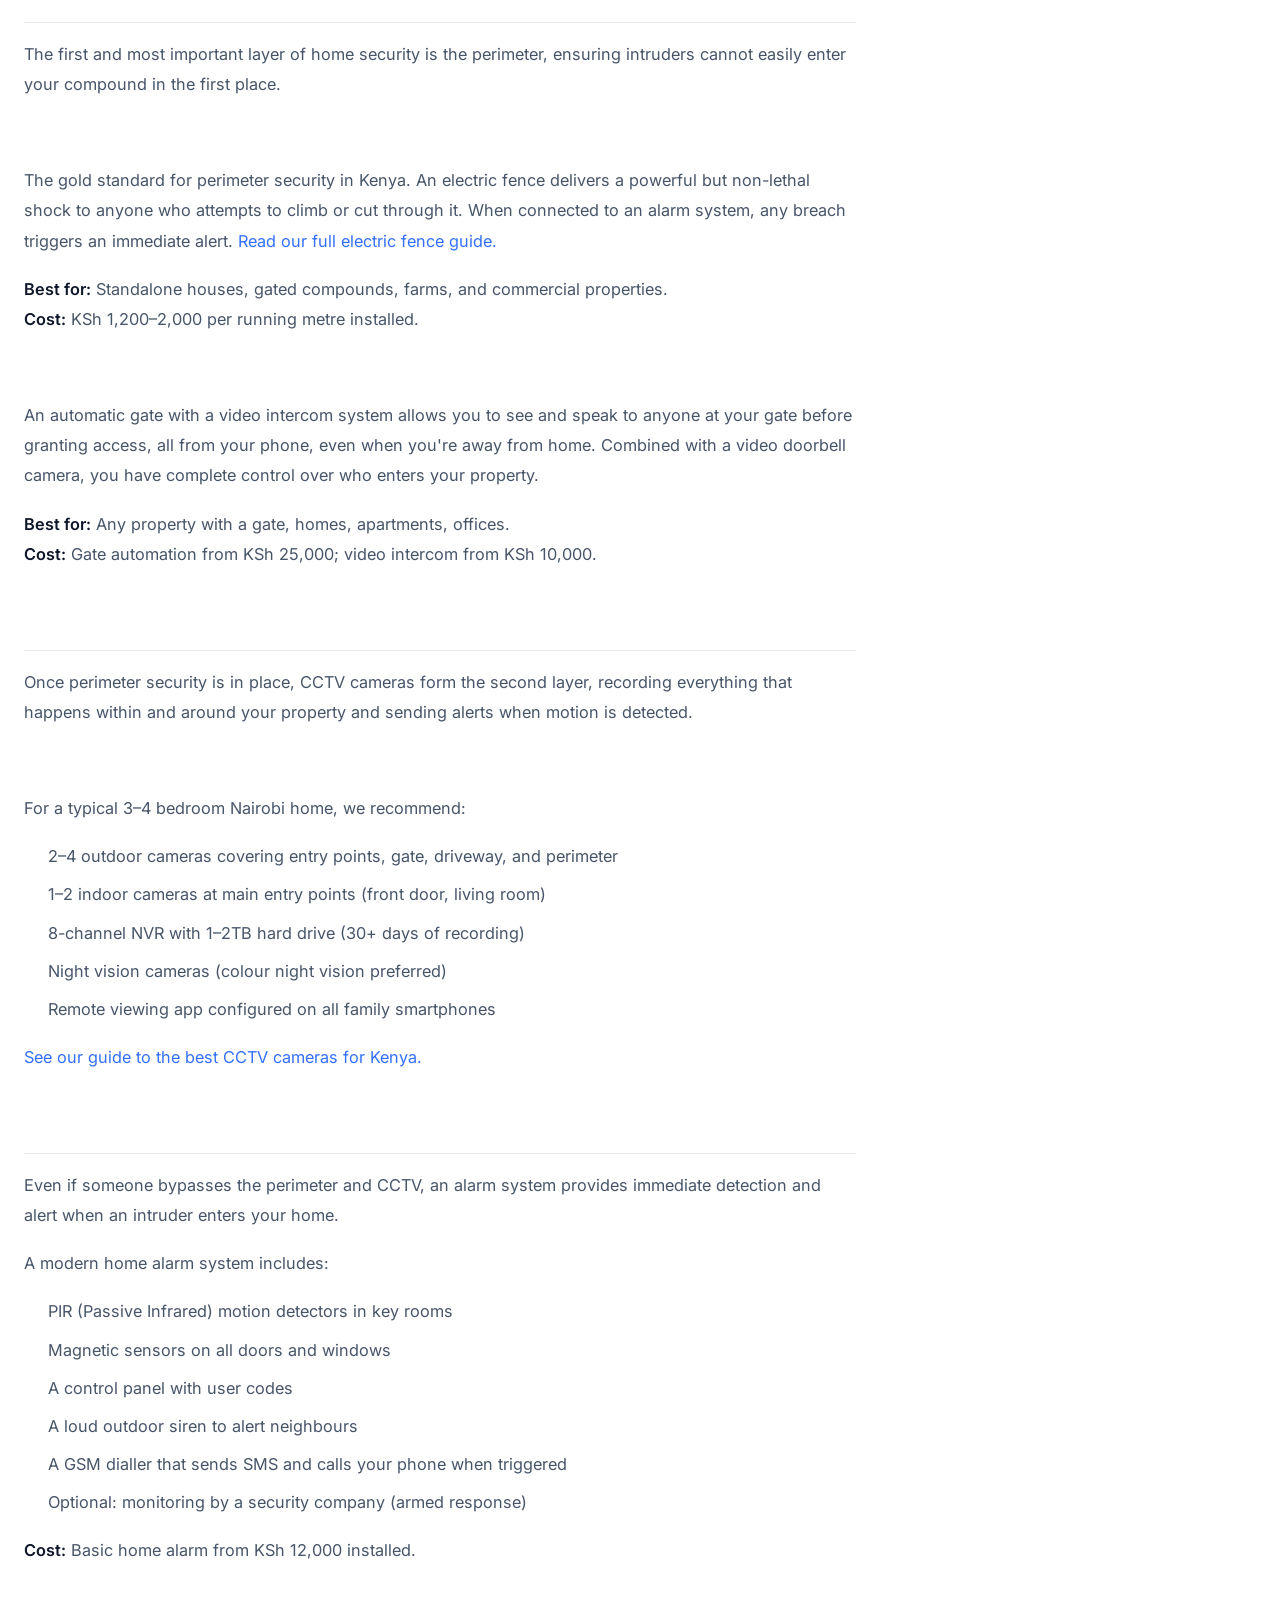
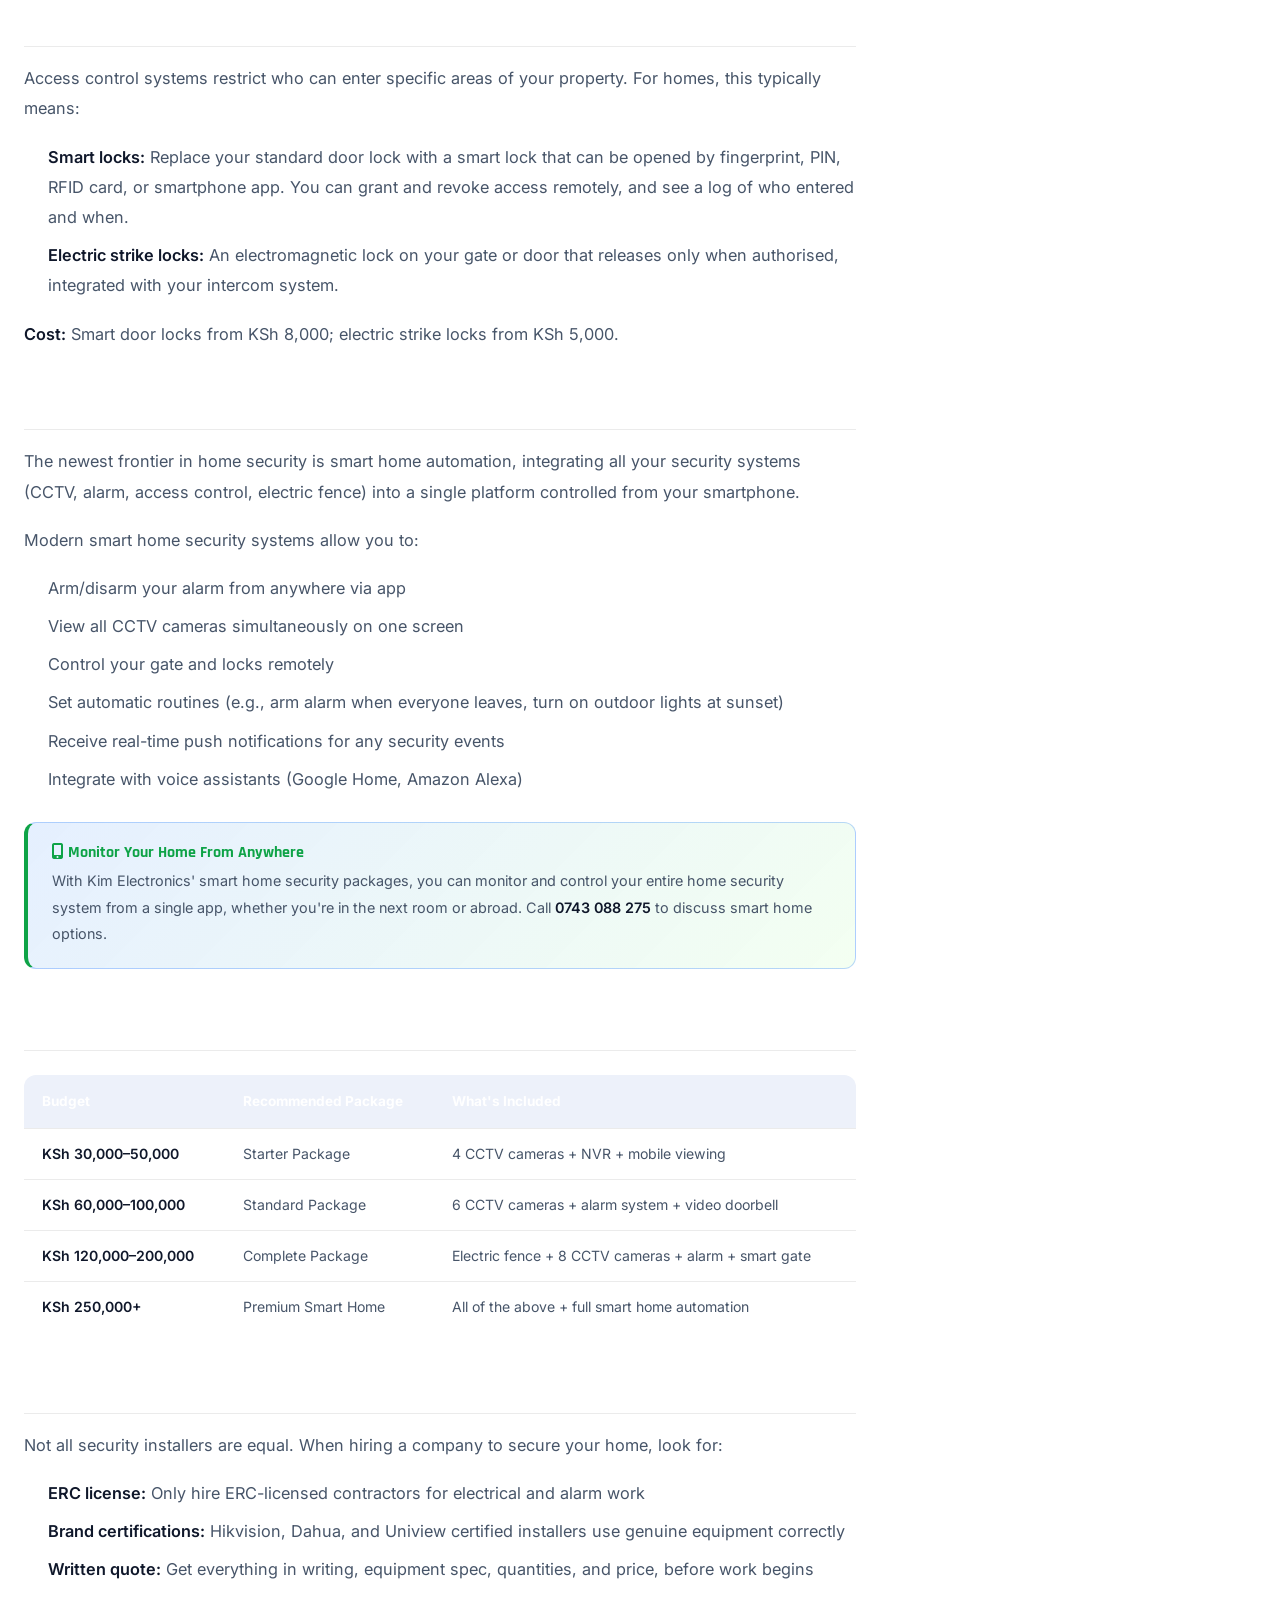
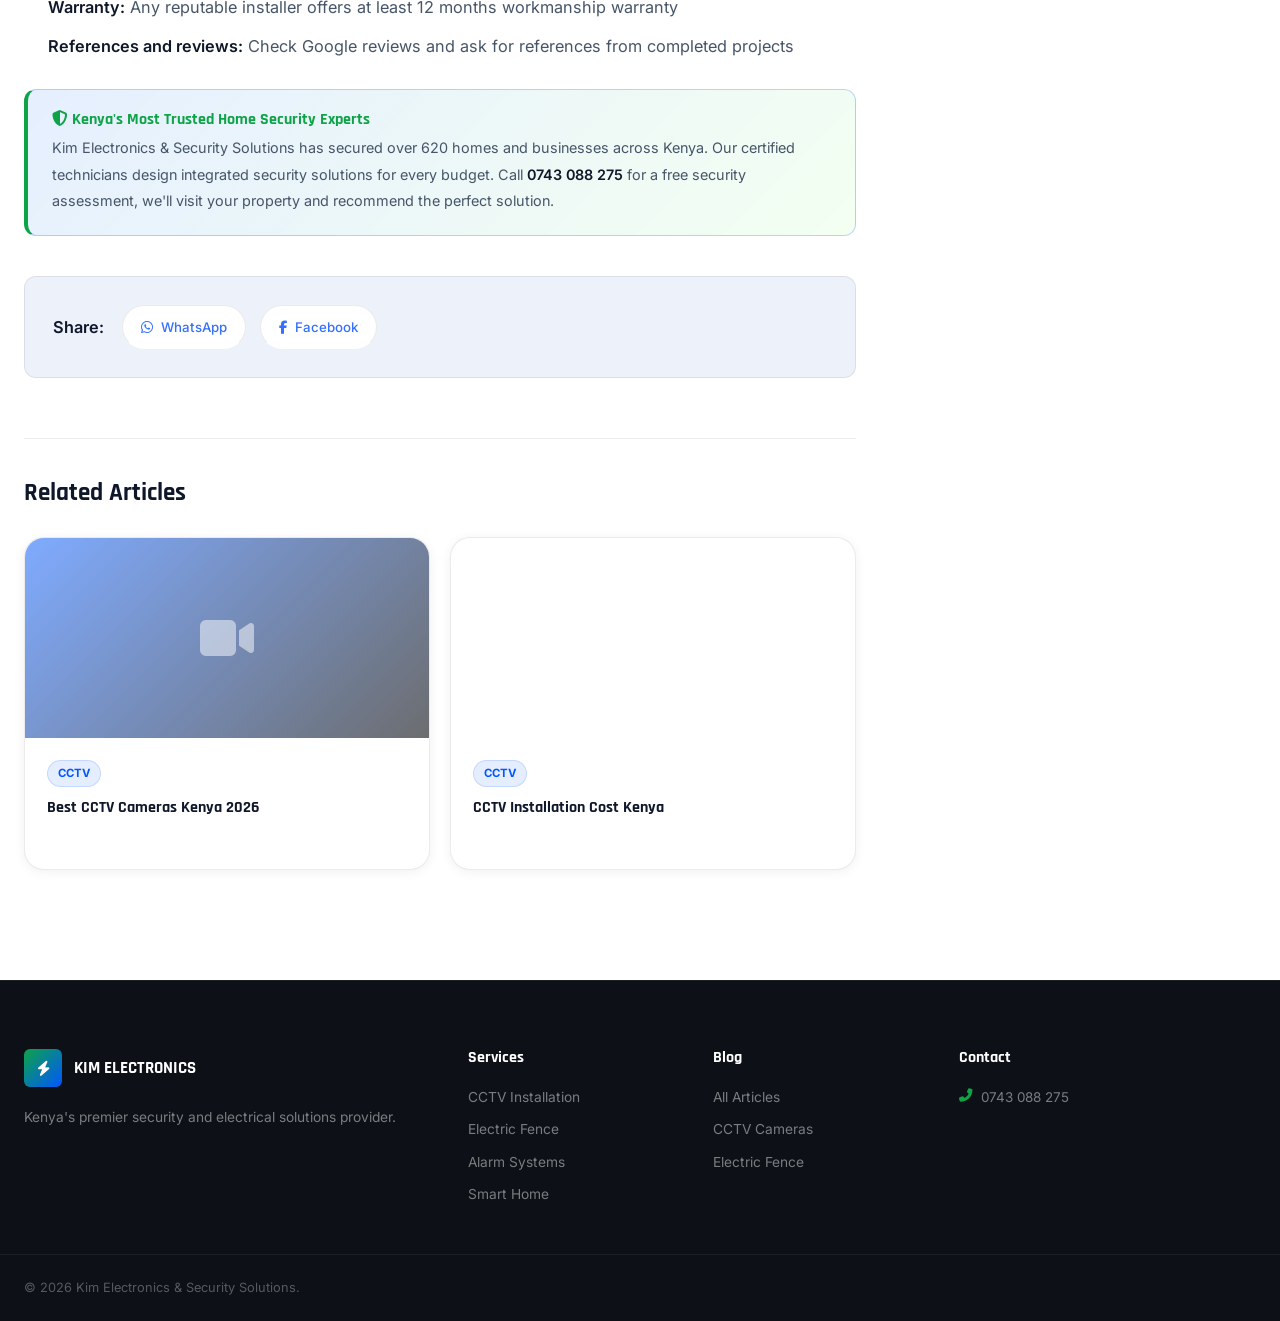
<file: blog/home-security-solutions-kenya.html>
﻿<!DOCTYPE html>
<html lang="en">
<head>
  <meta charset="UTF-8">
  <meta name="viewport" content="width=device-width, initial-scale=1.0">
  <title>Top Home Security Solutions in Kenya 2026 | Kim Electronics</title>
  <meta name="description" content="Complete guide to the best home security solutions in Kenya for 2026. Compare CCTV, electric fencing, alarm systems, smart home, and access control to find the perfect security for your home.">
  <meta name="keywords" content="home security solutions Kenya, security systems Nairobi, best home security Kenya, CCTV installation Kenya, security camera installation, smart home security Kenya">
  <meta name="robots" content="index, follow">
  <link rel="canonical" href="https://kimelectronics.co.ke/blog/home-security-solutions-kenya.html">
  <link rel="icon" type="image/svg+xml" href="../data:image/svg+xml,<svg xmlns='http://www.w3.org/2000/svg' viewBox='0 0 32 32'><rect width='32' height='32' rx='6' fill='%230066ff'/><text x='50%25' y='55%25' dominant-baseline='middle' text-anchor='middle' font-size='20' fill='%2339ff14'>⚡</text></svg>">
  <link rel="preconnect" href="https://fonts.googleapis.com">
  <link href="https://fonts.googleapis.com/css2?family=Inter:wght@300;400;500;600;700;800&family=Rajdhani:wght@400;500;600;700&display=swap" rel="stylesheet">
  <link rel="stylesheet" href="https://cdnjs.cloudflare.com/ajax/libs/font-awesome/6.5.0/css/all.min.css">
  <link rel="stylesheet" href="../css/style.css">
  <link rel="stylesheet" href="../css/blog.css">
</head>
<body>
<nav id="navbar"><div class="container"><div class="nav-inner">
  <a href="../index.html" class="nav-logo" aria-label="Kim Electronics Home"><img src="../Images/Logo.png" alt="Kim Electronics & Security Solutions" class="nav-logo-img"></a>
  <div class="nav-links"><a href="../index.html">Home</a><a href="../about.html">About</a><a href="../services.html">Services</a><a href="index.html" class="active">Blog</a><a href="../contact.html">Contact</a></div>
  <div class="nav-cta"><a href="tel:+254743088275" class="nav-phone"><i class="fas fa-phone-alt"></i> 0743 088 275</a><a href="../contact.html" class="btn btn-primary btn-sm">Get Quote</a></div>
  <button class="nav-toggle" id="nav-toggle"><span></span><span></span><span></span></button>
</div><div class="nav-mobile" id="nav-mobile"><a href="../index.html"><i class="fas fa-home"></i> Home</a><a href="../services.html"><i class="fas fa-concierge-bell"></i> Services</a><a href="index.html"><i class="fas fa-blog"></i> Blog</a><a href="../contact.html"><i class="fas fa-envelope"></i> Contact</a><div class="mobile-cta"><a href="tel:+254743088275" class="btn btn-blue"><i class="fas fa-phone-alt"></i> Call</a><a href="https://wa.me/254743088275" class="btn btn-whatsapp" target="_blank"><i class="fab fa-whatsapp"></i> WhatsApp</a></div></div></div></nav>

<section class="page-header"><div class="container"><div class="page-header-content">
  <div class="breadcrumb"><a href="../index.html">Home</a><i class="fas fa-chevron-right"></i><a href="index.html">Blog</a><i class="fas fa-chevron-right"></i><span>Home Security Kenya</span></div>
  <span class="blog-tag" style="margin-bottom:16px;display:inline-block;">Security</span>
</div></div></section>

<section class="section" style="background:var(--bg-primary);">
  <div class="container">
    <div class="blog-layout">
      <main>
        <div class="article-header">
          <h1>Top Home Security Solutions in Kenya <span class="highlight">2026: Complete Guide</span></h1>
          <div class="article-meta">
            <div class="article-meta-item"><i class="far fa-calendar-alt"></i> April 14, 2026</div>
            <div class="article-meta-item"><i class="far fa-clock"></i> 9 min read</div>
            <div class="article-meta-item"><i class="fas fa-user"></i> Kim Electronics Team</div>
          </div>
        </div>
        <div class="article-hero t4" style="background:var(--bg-surface);"><i class="fas fa-shield-alt" aria-hidden="true"></i></div>

        <div class="article-body">
          <p>Home security in Kenya has evolved dramatically over the last decade. What was once available only to wealthy estates, professional CCTV, electric fencing, smart locks, and integrated alarm systems, is now accessible to middle-income homeowners at surprisingly affordable prices. In this comprehensive guide, we walk through every home security solution available in Kenya today, helping you make informed decisions about protecting your family and property.</p>

          <h2>Why Home Security Matters More Than Ever in Kenya</h2>
          <p>Kenya's urban areas, particularly Nairobi, Mombasa, Kisumu, and Nakuru, have seen steady growth in residential crime over recent years. Beyond simple theft and burglary, home invasion and carjacking remain concerns for many families. The good news is that modern security systems have proven highly effective:</p>
          <ul>
            <li>Homes with visible CCTV cameras are <strong>60% less likely</strong> to be targeted by burglars</li>
            <li>Electric fences successfully deter over <strong>80% of perimeter breach attempts</strong></li>
            <li>Homes with alarm systems have a <strong>300% lower burglary rate</strong> than unprotected homes</li>
            <li>Smart home security allows real-time monitoring from anywhere in the world</li>
          </ul>

          <h2>Layer 1: Perimeter Security</h2>
          <p>The first and most important layer of home security is the perimeter, ensuring intruders cannot easily enter your compound in the first place.</p>

          <h3>Electric Fence</h3>
          <p>The gold standard for perimeter security in Kenya. An electric fence delivers a powerful but non-lethal shock to anyone who attempts to climb or cut through it. When connected to an alarm system, any breach triggers an immediate alert. <a href="electric-fence-security.html">Read our full electric fence guide.</a></p>
          <p><strong>Best for:</strong> Standalone houses, gated compounds, farms, and commercial properties.<br><strong>Cost:</strong> KSh 1,200–2,000 per running metre installed.</p>

          <h3>Automated Gates with Intercom</h3>
          <p>An automatic gate with a video intercom system allows you to see and speak to anyone at your gate before granting access, all from your phone, even when you're away from home. Combined with a video doorbell camera, you have complete control over who enters your property.</p>
          <p><strong>Best for:</strong> Any property with a gate, homes, apartments, offices.<br><strong>Cost:</strong> Gate automation from KSh 25,000; video intercom from KSh 10,000.</p>

          <h2>Layer 2: Surveillance (CCTV)</h2>
          <p>Once perimeter security is in place, CCTV cameras form the second layer, recording everything that happens within and around your property and sending alerts when motion is detected.</p>

          <h3>Recommended Home CCTV Setup</h3>
          <p>For a typical 3–4 bedroom Nairobi home, we recommend:</p>
          <ul>
            <li>2–4 outdoor cameras covering entry points, gate, driveway, and perimeter</li>
            <li>1–2 indoor cameras at main entry points (front door, living room)</li>
            <li>8-channel NVR with 1–2TB hard drive (30+ days of recording)</li>
            <li>Night vision cameras (colour night vision preferred)</li>
            <li>Remote viewing app configured on all family smartphones</li>
          </ul>
          <p><a href="best-cctv-cameras-kenya.html">See our guide to the best CCTV cameras for Kenya.</a></p>

          <h2>Layer 3: Intrusion Detection (Alarm System)</h2>
          <p>Even if someone bypasses the perimeter and CCTV, an alarm system provides immediate detection and alert when an intruder enters your home.</p>
          <p>A modern home alarm system includes:</p>
          <ul>
            <li>PIR (Passive Infrared) motion detectors in key rooms</li>
            <li>Magnetic sensors on all doors and windows</li>
            <li>A control panel with user codes</li>
            <li>A loud outdoor siren to alert neighbours</li>
            <li>A GSM dialler that sends SMS and calls your phone when triggered</li>
            <li>Optional: monitoring by a security company (armed response)</li>
          </ul>
          <p><strong>Cost:</strong> Basic home alarm from KSh 12,000 installed.</p>

          <h2>Layer 4: Access Control</h2>
          <p>Access control systems restrict who can enter specific areas of your property. For homes, this typically means:</p>
          <ul>
            <li><strong>Smart locks:</strong> Replace your standard door lock with a smart lock that can be opened by fingerprint, PIN, RFID card, or smartphone app. You can grant and revoke access remotely, and see a log of who entered and when.</li>
            <li><strong>Electric strike locks:</strong> An electromagnetic lock on your gate or door that releases only when authorised, integrated with your intercom system.</li>
          </ul>
          <p><strong>Cost:</strong> Smart door locks from KSh 8,000; electric strike locks from KSh 5,000.</p>

          <h2>Layer 5: Smart Home Integration</h2>
          <p>The newest frontier in home security is smart home automation, integrating all your security systems (CCTV, alarm, access control, electric fence) into a single platform controlled from your smartphone.</p>
          <p>Modern smart home security systems allow you to:</p>
          <ul>
            <li>Arm/disarm your alarm from anywhere via app</li>
            <li>View all CCTV cameras simultaneously on one screen</li>
            <li>Control your gate and locks remotely</li>
            <li>Set automatic routines (e.g., arm alarm when everyone leaves, turn on outdoor lights at sunset)</li>
            <li>Receive real-time push notifications for any security events</li>
            <li>Integrate with voice assistants (Google Home, Amazon Alexa)</li>
          </ul>

          <div class="article-callout">
            <h4><i class="fas fa-mobile-alt"></i> Monitor Your Home From Anywhere</h4>
            <p>With Kim Electronics' smart home security packages, you can monitor and control your entire home security system from a single app, whether you're in the next room or abroad. Call <strong>0743 088 275</strong> to discuss smart home options.</p>
          </div>

          <h2>Security Package Recommendations by Budget</h2>
          <table class="article-table">
            <thead><tr><th>Budget</th><th>Recommended Package</th><th>What's Included</th></tr></thead>
            <tbody>
              <tr><td>KSh 30,000–50,000</td><td>Starter Package</td><td>4 CCTV cameras + NVR + mobile viewing</td></tr>
              <tr><td>KSh 60,000–100,000</td><td>Standard Package</td><td>6 CCTV cameras + alarm system + video doorbell</td></tr>
              <tr><td>KSh 120,000–200,000</td><td>Complete Package</td><td>Electric fence + 8 CCTV cameras + alarm + smart gate</td></tr>
              <tr><td>KSh 250,000+</td><td>Premium Smart Home</td><td>All of the above + full smart home automation</td></tr>
            </tbody>
          </table>

          <h2>Choosing the Right Security Company in Kenya</h2>
          <p>Not all security installers are equal. When hiring a company to secure your home, look for:</p>
          <ul>
            <li><strong>ERC license:</strong> Only hire ERC-licensed contractors for electrical and alarm work</li>
            <li><strong>Brand certifications:</strong> Hikvision, Dahua, and Uniview certified installers use genuine equipment correctly</li>
            <li><strong>Written quote:</strong> Get everything in writing, equipment spec, quantities, and price, before work begins</li>
            <li><strong>Warranty:</strong> Any reputable installer offers at least 12 months workmanship warranty</li>
            <li><strong>References and reviews:</strong> Check Google reviews and ask for references from completed projects</li>
          </ul>

          <div class="article-callout">
            <h4><i class="fas fa-shield-alt"></i> Kenya's Most Trusted Home Security Experts</h4>
            <p>Kim Electronics & Security Solutions has secured over 620 homes and businesses across Kenya. Our certified technicians design integrated security solutions for every budget. Call <strong>0743 088 275</strong> for a free security assessment, we'll visit your property and recommend the perfect solution.</p>
          </div>

          <div class="article-share">
            <span>Share:</span>
            <a href="https://wa.me/?text=Great%20home%20security%20guide%20for%20Kenya%3A%20https%3A%2F%2Fkimelectronics.co.ke%2Fblog%2Fhome-security-solutions-kenya.html" class="share-btn wa" target="_blank"><i class="fab fa-whatsapp"></i> WhatsApp</a>
            <a href="https://www.facebook.com/sharer/sharer.php?u=https://kimelectronics.co.ke/blog/home-security-solutions-kenya.html" class="share-btn" target="_blank"><i class="fab fa-facebook-f"></i> Facebook</a>
          </div>
        </div>

        <div class="related-posts">
          <h3>Related Articles</h3>
          <div class="related-grid">
            <a href="best-cctv-cameras-kenya.html" class="blog-card" style="text-decoration:none;"><div class="blog-thumb t1"><i class="fas fa-video" aria-hidden="true"></i></div><div class="blog-body"><div class="blog-meta"><span class="blog-cat">CCTV</span></div><h3>Best CCTV Cameras Kenya 2026</h3></div></a>
            <a href="cctv-installation-cost-kenya.html" class="blog-card" style="text-decoration:none;"><div class="blog-thumb t5"><i class="fas fa-money-bill-wave" aria-hidden="true"></i></div><div class="blog-body"><div class="blog-meta"><span class="blog-cat">CCTV</span></div><h3>CCTV Installation Cost Kenya</h3></div></a>
          </div>
        </div>
      </main>

      <aside class="blog-sidebar">
        <div class="sidebar-cta">
          <h4>Secure Your Home Today</h4>
          <p>Free security assessment for your home. No obligation quote within 24 hours.</p>
          <a href="../contact.html" class="btn btn-primary" style="width:100%;justify-content:center;">Free Quote</a>
          <a href="tel:+254743088275" class="btn btn-blue" style="width:100%;justify-content:center;margin-top:10px;"><i class="fas fa-phone-alt"></i> 0743 088 275</a>
        </div>
        <div class="sidebar-widget">
          <h4>Quick Links</h4>
          <div class="sidebar-recent">
            <div class="sidebar-recent-item"><div class="sidebar-recent-thumb t1"><i class="fas fa-video"></i></div><div class="sidebar-recent-info"><h5><a href="best-cctv-cameras-kenya.html" style="color:var(--text)">Best CCTV Cameras Kenya</a></h5></div></div>
            <div class="sidebar-recent-item"><div class="sidebar-recent-thumb t2"><i class="fas fa-bolt"></i></div><div class="sidebar-recent-info"><h5><a href="electric-fence-security.html" style="color:var(--text)">Electric Fence Guide</a></h5></div></div>
            <div class="sidebar-recent-item"><div class="sidebar-recent-thumb t3"><i class="fas fa-plug"></i></div><div class="sidebar-recent-info"><h5><a href="electrical-wiring-signs.html" style="color:var(--text)">Wiring Warning Signs</a></h5></div></div>
            <div class="sidebar-recent-item"><div class="sidebar-recent-thumb t5"><i class="fas fa-money-bill-wave"></i></div><div class="sidebar-recent-info"><h5><a href="cctv-installation-cost-kenya.html" style="color:var(--text)">CCTV Cost Guide</a></h5></div></div>
          </div>
        </div>
        <div class="sidebar-widget">
          <h4>Topics</h4>
          <div class="sidebar-tags"><span class="sidebar-tag">Home Security</span><span class="sidebar-tag">CCTV Kenya</span><span class="sidebar-tag">Electric Fence</span><span class="sidebar-tag">Smart Home</span><span class="sidebar-tag">Alarm Systems</span><span class="sidebar-tag">Nairobi Security</span></div>
        </div>
      </aside>
    </div>
  </div>
</section>

<footer id="footer"><div class="footer-top"><div class="container"><div class="footer-grid">
  <div class="footer-brand"><div class="footer-logo"><div class="footer-logo-icon"><i class="fas fa-bolt"></i></div><span class="footer-logo-text">KIM ELECTRONICS</span></div><p>Kenya's premier security and electrical solutions provider.</p></div>
  <div class="footer-col"><h4>Services</h4><div class="footer-links"><a href="../services.html#cctv">CCTV Installation</a><a href="../services.html#fence">Electric Fence</a><a href="../services.html#alarm">Alarm Systems</a><a href="../services.html#smarthome">Smart Home</a></div></div>
  <div class="footer-col"><h4>Blog</h4><div class="footer-links"><a href="index.html">All Articles</a><a href="best-cctv-cameras-kenya.html">CCTV Cameras</a><a href="electric-fence-security.html">Electric Fence</a></div></div>
  <div class="footer-col"><h4>Contact</h4><div class="footer-contact-info"><div class="footer-contact-item"><i class="fas fa-phone-alt"></i><a href="tel:+254743088275">0743 088 275</a></div></div></div>
</div></div></div><div class="footer-bottom"><div class="container"><div class="footer-bottom-inner"><div class="footer-copy">&copy; 2026 Kim Electronics & Security Solutions.</div></div></div></div></footer>
<div id="whatsapp-float"><a href="https://wa.me/254743088275" class="whatsapp-btn" target="_blank" rel="noopener"><i class="fab fa-whatsapp"></i></a></div>
<script>
const nt=document.getElementById('nav-toggle'),nm=document.getElementById('nav-mobile');
if(nt&&nm){nt.addEventListener('click',()=>{const o=nm.style.display==='flex';nm.style.display=o?'none':'flex';nt.classList.toggle('open',!o);});}
window.addEventListener('scroll',()=>{document.getElementById('navbar').classList.toggle('scrolled',window.scrollY>60)},{passive:true});
</script>
</body>
</html>
</file>
<file: css/style.css>
/* =================================================================
   KIM ELECTRONICS & SECURITY SOLUTIONS — Main Stylesheet
   Light / White Theme
   ================================================================= */

@import url('https://fonts.googleapis.com/css2?family=Inter:wght@300;400;500;600;700;800&family=Rajdhani:wght@400;500;600;700&display=swap');

/* ── Variables ─────────────────────────────────────────────────── */
:root {
  /* Backgrounds — LIGHT */
  --bg-primary:   #ffffff;
  --bg-secondary: #f4f7fd;
  --bg-surface:   #edf1fa;
  --bg-surface-2: #e2e8f6;
  --bg-card:      #ffffff;

  /* Blue */
  --blue:         #0057ff;
  --blue-dark:    #0041cc;
  --blue-light:   #3370ff;
  --blue-glow:    rgba(0,87,255,0.10);
  --blue-glow-s:  rgba(0,87,255,0.22);

  /* Green — darker for white bg readability */
  --green:        #0ea347;
  --green-dark:   #0a7a34;
  --green-light:  #15c457;
  --green-glow:   rgba(14,163,71,0.10);
  --green-glow-s: rgba(14,163,71,0.22);

  /* Text */
  --white:        #ffffff;
  --text:         #0f172a;
  --text-muted:   #475569;
  --text-dim:     #94a3b8;

  /* Borders */
  --border:       rgba(0,0,0,0.08);
  --border-md:    rgba(0,0,0,0.14);

  /* Font families */
  --font-display: 'Rajdhani', sans-serif;
  --font-body:    'Inter', sans-serif;

  /* Radii */
  --radius-sm:    6px;
  --radius-md:    12px;
  --radius-lg:    20px;
  --radius-xl:    32px;

  /* Shadows */
  --shadow-sm:    0 2px 12px rgba(0,0,0,.06);
  --shadow-md:    0 8px 40px rgba(0,0,0,.10);
  --shadow-lg:    0 20px 80px rgba(0,0,0,.12);
  --shadow-blue:  0 8px 40px rgba(0,87,255,.15);
  --shadow-green: 0 8px 40px rgba(14,163,71,.15);

  /* Transitions */
  --t:            all .3s ease;
  --t-fast:       all .15s ease;
  --t-slow:       all .6s cubic-bezier(.25,.8,.25,1);

  --section-py:   110px;
}

/* ── Reset ─────────────────────────────────────────────────────── */
*, *::before, *::after { box-sizing: border-box; margin: 0; padding: 0; }
html { scroll-behavior: smooth; font-size: 16px; }
body {
  font-family: var(--font-body);
  background: var(--bg-primary);
  color: var(--text);
  line-height: 1.7;
  overflow-x: hidden;
}
a { color: inherit; text-decoration: none; }
img { max-width: 100%; display: block; }
ul { list-style: none; }
button, input, textarea, select { font-family: var(--font-body); border: none; outline: none; }
button { cursor: pointer; }

/* ── Typography ────────────────────────────────────────────────── */
h1,h2,h3,h4,h5 {
  font-family: var(--font-display);
  font-weight: 700;
  line-height: 1.2;
  color: var(--text);
}
h1 { font-size: clamp(2.2rem, 5vw, 3.8rem); }
h2 { font-size: clamp(1.8rem, 3.5vw, 2.8rem); }
h3 { font-size: clamp(1.2rem, 2vw, 1.55rem); }
h4 { font-size: 1.1rem; }
p  { color: var(--text-muted); }

/* ── Utilities ─────────────────────────────────────────────────── */
.container    { max-width: 1280px; margin: 0 auto; padding: 0 24px; }
.container-sm { max-width: 900px; margin: 0 auto; padding: 0 24px; }
.section      { padding: var(--section-py) 0; }
.section-sm   { padding: 70px 0; }

.section-tag {
  display: inline-flex; align-items: center; gap: 8px;
  background: var(--green-glow);
  border: 1px solid rgba(14,163,71,.25);
  color: var(--green);
  font-size: .78rem; font-weight: 700; letter-spacing: .1em;
  text-transform: uppercase; padding: 6px 16px; border-radius: 50px;
  margin-bottom: 18px;
}
.section-header { margin-bottom: 60px; }
.section-header.center { text-align: center; }
.section-header h2 { margin-bottom: 14px; }
.section-header p { color: var(--text-muted); max-width: 620px; font-size: 1.05rem; }
.section-header.center p { margin: 0 auto; }

.highlight      { color: var(--green); }
.highlight-blue { color: var(--blue-light); }

.badge {
  display: inline-block;
  background: var(--blue-glow); border: 1px solid rgba(0,87,255,.2);
  color: var(--blue); font-size: .75rem; font-weight: 600;
  padding: 4px 12px; border-radius: 50px;
}

/* ── Buttons ───────────────────────────────────────────────────── */
.btn {
  display: inline-flex; align-items: center; justify-content: center; gap: 8px;
  padding: 14px 30px; border-radius: var(--radius-md);
  font-weight: 600; font-size: .95rem;
  transition: var(--t); white-space: nowrap;
  position: relative; overflow: hidden;
}
.btn-primary {
  background: linear-gradient(135deg, var(--green), var(--green-dark));
  color: #ffffff;
  box-shadow: 0 4px 20px var(--green-glow-s);
}
.btn-primary:hover { box-shadow: 0 8px 40px rgba(14,163,71,.4); transform: translateY(-2px); }
.btn-blue {
  background: linear-gradient(135deg, var(--blue), var(--blue-dark));
  color: #ffffff; box-shadow: 0 4px 20px var(--blue-glow-s);
}
.btn-blue:hover { box-shadow: 0 8px 40px rgba(0,87,255,.4); transform: translateY(-2px); }
.btn-outline {
  background: transparent; border: 2px solid var(--border-md); color: var(--text);
}
.btn-outline:hover { border-color: var(--green); color: var(--green); }
.btn-whatsapp {
  background: linear-gradient(135deg, #25d366, #128c7e);
  color: #ffffff; box-shadow: 0 4px 20px rgba(37,211,102,.25);
}
.btn-whatsapp:hover { box-shadow: 0 8px 40px rgba(37,211,102,.45); transform: translateY(-2px); }
.btn-lg { padding: 17px 40px; font-size: 1rem; border-radius: var(--radius-lg); }
.btn-sm { padding: 10px 20px; font-size: .85rem; }

/* ── Navigation ────────────────────────────────────────────────── */
#navbar {
  position: fixed; top: 0; left: 0; right: 0; z-index: 1000;
  padding: 20px 0; transition: var(--t-slow);
}
#navbar.scrolled {
  background: rgba(255,255,255,.97);
  backdrop-filter: blur(20px);
  padding: 12px 0;
  border-bottom: 1px solid var(--border);
  box-shadow: 0 4px 24px rgba(0,0,0,.06);
}
.nav-inner {
  display: flex; align-items: center; justify-content: space-between; gap: 24px;
}
.nav-logo { display: flex; align-items: center; flex-shrink: 0; }
.nav-logo-img { height: 52px; width: auto; display: block; object-fit: contain; }
.nav-links { display: flex; align-items: center; gap: 4px; }
.nav-links a {
  padding: 8px 14px; border-radius: var(--radius-sm);
  font-size: .9rem; font-weight: 500; color: var(--text-muted); transition: var(--t-fast);
}
.nav-links a:hover, .nav-links a.active { color: var(--text); }
.nav-links a.active {
  color: var(--green); font-weight: 600;
}
.nav-cta { display: flex; align-items: center; gap: 10px; }
.nav-phone { display: flex; align-items: center; gap: 8px; color: var(--text-muted); font-size: .88rem; font-weight: 500; transition: var(--t-fast); }
.nav-phone:hover { color: var(--green); }
.nav-phone i { color: var(--green); }
.nav-toggle { display: none; flex-direction: column; gap: 5px; background: none; padding: 6px; }
.nav-toggle span { display: block; width: 24px; height: 2px; background: var(--text); border-radius: 2px; transition: var(--t); }
.nav-toggle.open span:nth-child(1) { transform: rotate(45deg) translate(5px,5px); }
.nav-toggle.open span:nth-child(2) { opacity: 0; }
.nav-toggle.open span:nth-child(3) { transform: rotate(-45deg) translate(5px,-5px); }
.nav-mobile {
  display: none; flex-direction: column; gap: 4px;
  background: var(--bg-primary); border-top: 1px solid var(--border);
  padding: 16px 24px; margin-top: 12px; box-shadow: 0 8px 24px rgba(0,0,0,.08);
}
.nav-mobile a { padding: 12px 16px; border-radius: var(--radius-sm); font-weight: 500; color: var(--text-muted); transition: var(--t-fast); display: flex; align-items: center; gap: 10px; }
.nav-mobile a:hover { background: var(--bg-secondary); color: var(--text); }
.nav-mobile .mobile-cta { margin-top: 12px; display: flex; flex-direction: column; gap: 10px; }

/* ── Hero Section ──────────────────────────────────────────────── */
#hero {
  min-height: 100vh;
  background: linear-gradient(150deg, #f0f5ff 0%, #ffffff 55%, #f0faf4 100%);
  display: flex; align-items: center;
  padding: 120px 0 80px;
  position: relative; overflow: hidden;
}
#hero::before {
  content: '';
  position: absolute; top: -200px; right: -200px;
  width: 700px; height: 700px; border-radius: 50%;
  background: radial-gradient(circle, rgba(0,87,255,.06) 0%, transparent 70%);
  pointer-events: none;
}
#hero::after {
  content: '';
  position: absolute; bottom: -100px; left: -100px;
  width: 500px; height: 500px; border-radius: 50%;
  background: radial-gradient(circle, rgba(14,163,71,.06) 0%, transparent 70%);
  pointer-events: none;
}
.hero-grid {
  display: grid; grid-template-columns: 1fr 1fr;
  gap: 60px; align-items: center;
  position: relative; z-index: 1;
}
.hero-content {}
.hero-tag {
  display: inline-flex; align-items: center; gap: 10px;
  background: rgba(14,163,71,.08); border: 1px solid rgba(14,163,71,.2);
  color: var(--green); font-size: .78rem; font-weight: 700; letter-spacing: .1em;
  text-transform: uppercase; padding: 8px 18px; border-radius: 50px; margin-bottom: 24px;
}
.hero-tag-dot {
  width: 8px; height: 8px; border-radius: 50%; background: var(--green);
  animation: pulse-green 2s infinite;
}
@keyframes pulse-green {
  0%,100% { box-shadow: 0 0 0 0 rgba(14,163,71,.5); }
  50%      { box-shadow: 0 0 0 8px rgba(14,163,71,0); }
}
.hero-title { margin-bottom: 20px; letter-spacing: -.01em; color: var(--text); }
.hero-title .line-2 { color: var(--green); }
.hero-subtitle { font-size: clamp(.95rem, 1.6vw, 1.1rem); color: var(--text-muted); max-width: 560px; margin-bottom: 36px; line-height: 1.8; }
.hero-actions { display: flex; flex-wrap: wrap; gap: 12px; margin-bottom: 50px; }
.hero-stats { display: flex; flex-wrap: wrap; gap: 36px; }
.hero-stat { display: flex; flex-direction: column; gap: 4px; }
.hero-stat-num { font-family: var(--font-display); font-size: 2rem; font-weight: 700; color: var(--text); line-height: 1; }
.hero-stat-num span { color: var(--green); }
.hero-stat-label { font-size: .78rem; color: var(--text-muted); font-weight: 500; letter-spacing: .05em; text-transform: uppercase; }

/* Hero visual */
.hero-visual { position: relative; }
.hero-img-frame {
  border-radius: var(--radius-xl);
  overflow: hidden;
  box-shadow: var(--shadow-lg), 0 0 0 6px rgba(255,255,255,.8);
  aspect-ratio: 4/5;
  position: relative;
}
.hero-img-frame img { width: 100%; height: 100%; object-fit: cover; }
.hero-img-frame::after {
  content: '';
  position: absolute; inset: 0;
  background: linear-gradient(180deg, transparent 60%, rgba(0,0,0,.25) 100%);
}
.hero-float-badge {
  position: absolute; z-index: 2;
  background: #ffffff;
  border: 1px solid var(--border);
  border-radius: var(--radius-md);
  padding: 14px 18px;
  display: flex; align-items: center; gap: 12px;
  box-shadow: var(--shadow-md);
}
.hero-float-badge.b1 { bottom: 28px; left: -24px; }
.hero-float-badge.b2 { top: 32px; right: -24px; }
.hero-float-icon {
  width: 40px; height: 40px; border-radius: var(--radius-sm); flex-shrink: 0;
  display: flex; align-items: center; justify-content: center; font-size: 1.1rem;
}
.hero-float-icon.green { background: rgba(14,163,71,.1); color: var(--green); }
.hero-float-icon.blue  { background: var(--blue-glow); color: var(--blue); }
.hero-float-num  { font-family: var(--font-display); font-size: 1.35rem; font-weight: 700; color: var(--text); line-height: 1; }
.hero-float-lbl  { font-size: .74rem; color: var(--text-muted); margin-top: 2px; }

/* ── Trust Bar ─────────────────────────────────────────────────── */
#trust-bar {
  background: var(--bg-secondary);
  border-top: 1px solid var(--border);
  border-bottom: 1px solid var(--border);
  padding: 22px 0;
}
.trust-inner { display: flex; align-items: center; justify-content: space-between; gap: 24px; flex-wrap: wrap; }
.trust-label { color: var(--text-dim); font-size: .78rem; font-weight: 700; letter-spacing: .08em; text-transform: uppercase; white-space: nowrap; }
.trust-logos { display: flex; align-items: center; gap: 32px; flex-wrap: wrap; }
.trust-logo { display: flex; align-items: center; gap: 7px; color: var(--text-dim); font-size: .82rem; font-weight: 600; transition: var(--t); }
.trust-logo:hover { color: var(--text-muted); }
.trust-logo i { font-size: 1rem; color: var(--green); }

/* ── Stats Section ─────────────────────────────────────────────── */
#stats {
  background: var(--bg-primary);
  padding: 80px 0;
  border-bottom: 1px solid var(--border);
}
.stats-grid { display: grid; grid-template-columns: repeat(4, 1fr); gap: 0; }
.stat-card {
  text-align: center; padding: 40px 24px;
  border-right: 1px solid var(--border);
  transition: var(--t);
}
.stat-card:last-child { border-right: none; }
.stat-card:hover { background: var(--bg-secondary); }
.stat-icon {
  width: 56px; height: 56px; border-radius: var(--radius-md);
  background: var(--green-glow); border: 1px solid rgba(14,163,71,.2);
  display: flex; align-items: center; justify-content: center;
  margin: 0 auto 18px; font-size: 1.35rem; color: var(--green);
}
.stat-number { font-family: var(--font-display); font-size: 3rem; font-weight: 700; color: var(--text); line-height: 1; margin-bottom: 8px; }
.stat-number .suffix { color: var(--green); }
.stat-label { color: var(--text-muted); font-size: .88rem; font-weight: 500; }

/* ── About Section ─────────────────────────────────────────────── */
#about { background: var(--bg-secondary); }
.about-grid { display: grid; grid-template-columns: 1fr 1fr; gap: 80px; align-items: center; }
.about-visual { position: relative; }
.about-img-wrap {
  border-radius: var(--radius-xl);
  overflow: hidden; aspect-ratio: 4/5;
  box-shadow: var(--shadow-lg);
  position: relative;
}
.about-img-wrap img { width: 100%; height: 100%; object-fit: cover; }
.about-badge-1, .about-badge-2 {
  position: absolute; z-index: 2;
  background: var(--bg-card); border: 1px solid var(--border);
  border-radius: var(--radius-md); padding: 14px 20px;
  display: flex; align-items: center; gap: 12px;
  box-shadow: var(--shadow-md);
}
.about-badge-1 { bottom: 28px; left: -30px; }
.about-badge-2 { top: 36px; right: -30px; }
.about-badge-icon {
  width: 38px; height: 38px; border-radius: var(--radius-sm); flex-shrink: 0;
  display: flex; align-items: center; justify-content: center; font-size: 1rem;
}
.about-badge-icon        { background: var(--green-glow); border: 1px solid rgba(14,163,71,.2); color: var(--green); }
.about-badge-icon.blue   { background: var(--blue-glow); border-color: rgba(0,87,255,.2); color: var(--blue); }
.about-badge-num { font-family: var(--font-display); font-size: 1.3rem; font-weight: 700; color: var(--text); line-height: 1; }
.about-badge-txt { font-size: .74rem; color: var(--text-muted); font-weight: 500; margin-top: 2px; }

.about-content h2 { margin-bottom: 18px; }
.about-content > p { color: var(--text-muted); font-size: 1rem; margin-bottom: 14px; }
.about-features { display: grid; grid-template-columns: 1fr 1fr; gap: 14px; margin: 28px 0 36px; }
.about-feature { display: flex; align-items: flex-start; gap: 12px; }
.about-feature-icon {
  width: 34px; height: 34px; flex-shrink: 0;
  background: var(--green-glow); border: 1px solid rgba(14,163,71,.2);
  border-radius: var(--radius-sm); display: flex; align-items: center; justify-content: center;
  color: var(--green); font-size: .88rem;
}
.about-feature h4 { font-size: .92rem; margin-bottom: 3px; color: var(--text); }
.about-feature p  { font-size: .81rem; color: var(--text-muted); }

/* ── Services ──────────────────────────────────────────────────── */
#services { background: var(--bg-primary); }
.services-grid { display: grid; grid-template-columns: repeat(auto-fill, minmax(280px, 1fr)); gap: 20px; }
.service-card {
  background: var(--bg-card);
  border: 1px solid var(--border);
  border-radius: var(--radius-lg);
  padding: 30px 26px;
  transition: var(--t); cursor: default;
  box-shadow: var(--shadow-sm);
}
.service-card:hover {
  border-color: rgba(14,163,71,.3);
  transform: translateY(-6px);
  box-shadow: var(--shadow-md), 0 0 0 3px rgba(14,163,71,.06);
}
.service-card-top { display: flex; align-items: flex-start; justify-content: space-between; margin-bottom: 18px; }
.service-icon {
  width: 56px; height: 56px; border-radius: var(--radius-md);
  background: var(--green-glow); border: 1px solid rgba(14,163,71,.2);
  display: flex; align-items: center; justify-content: center;
  font-size: 1.4rem; color: var(--green); transition: var(--t);
}
.service-card:hover .service-icon { background: rgba(14,163,71,.18); box-shadow: 0 0 20px var(--green-glow-s); }
.service-num { font-family: var(--font-display); font-size: 2.8rem; font-weight: 700; color: rgba(0,0,0,.05); line-height: 1; }
.service-card h3 { font-size: 1.1rem; margin-bottom: 8px; color: var(--text); }
.service-card p  { font-size: .87rem; color: var(--text-muted); line-height: 1.7; margin-bottom: 18px; }
.service-features { display: flex; flex-direction: column; gap: 7px; }
.service-feature { display: flex; align-items: center; gap: 8px; font-size: .81rem; color: var(--text-muted); }
.service-feature i { color: var(--green); font-size: .7rem; flex-shrink: 0; }
.service-cta-row { margin-top: 20px; padding-top: 18px; border-top: 1px solid var(--border); }
.service-link { display: inline-flex; align-items: center; gap: 7px; color: var(--green); font-size: .87rem; font-weight: 600; transition: var(--t-fast); }
.service-link:hover { gap: 13px; }

/* ── Why Choose Us ─────────────────────────────────────────────── */
#why { background: var(--bg-secondary); }
.why-grid { display: grid; grid-template-columns: 1fr 1fr; gap: 60px; align-items: center; }
.why-left h2 { margin-bottom: 18px; }
.why-left > p { color: var(--text-muted); font-size: 1rem; margin-bottom: 36px; }
.why-features { display: flex; flex-direction: column; gap: 16px; }
.why-feature {
  display: flex; align-items: flex-start; gap: 16px; padding: 18px 20px;
  background: var(--bg-card); border: 1px solid var(--border);
  border-radius: var(--radius-md); transition: var(--t); box-shadow: var(--shadow-sm);
}
.why-feature:hover { border-color: rgba(14,163,71,.25); box-shadow: var(--shadow-md); }
.why-feature-icon {
  width: 46px; height: 46px; flex-shrink: 0; border-radius: var(--radius-sm);
  display: flex; align-items: center; justify-content: center; font-size: 1.1rem;
}
.why-feature-icon.green { background: var(--green-glow); border: 1px solid rgba(14,163,71,.2); color: var(--green); }
.why-feature-icon.blue  { background: var(--blue-glow); border: 1px solid rgba(0,87,255,.2); color: var(--blue); }
.why-feature h4 { margin-bottom: 4px; font-size: .97rem; color: var(--text); }
.why-feature p  { font-size: .84rem; color: var(--text-muted); }
.why-right-grid { display: grid; grid-template-columns: 1fr 1fr; gap: 16px; }
.why-card {
  background: var(--bg-card); border: 1px solid var(--border); border-radius: var(--radius-lg);
  padding: 26px 22px; text-align: center; transition: var(--t); box-shadow: var(--shadow-sm);
}
.why-card:hover { border-color: rgba(0,87,255,.2); transform: translateY(-4px); box-shadow: var(--shadow-blue); }
.why-card.featured {
  background: linear-gradient(135deg, rgba(0,87,255,.05), rgba(14,163,71,.04));
  border-color: rgba(0,87,255,.15); grid-column: span 2;
}
.why-card-icon { width: 60px; height: 60px; border-radius: var(--radius-md); margin: 0 auto 14px; display: flex; align-items: center; justify-content: center; font-size: 1.5rem; }
.why-card-icon.green { background: var(--green-glow); border: 1px solid rgba(14,163,71,.2); color: var(--green); }
.why-card-icon.blue  { background: var(--blue-glow); border: 1px solid rgba(0,87,255,.2); color: var(--blue); }
.why-card h4 { margin-bottom: 8px; color: var(--text); font-size: .97rem; }
.why-card p  { font-size: .82rem; color: var(--text-muted); }

/* ── Gallery ───────────────────────────────────────────────────── */
#gallery { background: var(--bg-primary); }
.gallery-filter { display: flex; flex-wrap: wrap; gap: 10px; margin-bottom: 36px; }
.filter-btn {
  padding: 8px 20px; border-radius: 50px;
  background: var(--bg-secondary); border: 1px solid var(--border);
  color: var(--text-muted); font-size: .84rem; font-weight: 500; transition: var(--t-fast);
}
.filter-btn:hover, .filter-btn.active {
  background: var(--green-glow); border-color: rgba(14,163,71,.3); color: var(--green);
}
.gallery-grid {
  display: grid; grid-template-columns: repeat(3, 1fr);
  gap: 14px;
}
.gallery-item {
  position: relative; border-radius: var(--radius-md); overflow: hidden;
  cursor: pointer; aspect-ratio: 4/3;
  box-shadow: var(--shadow-sm); transition: var(--t);
}
.gallery-item:nth-child(1) { grid-column: span 2; aspect-ratio: 16/9; }
.gallery-item:nth-child(5) { grid-column: span 2; aspect-ratio: 16/9; }
.gallery-item:hover { transform: scale(1.02); box-shadow: var(--shadow-md); }
.gallery-item img { width: 100%; height: 100%; object-fit: cover; display: block; }
.gallery-item .gallery-bg {
  width: 100%; height: 100%;
  display: flex; align-items: center; justify-content: center;
  font-size: 3rem; color: rgba(255,255,255,.5);
  position: relative;
}
.gallery-item .gallery-bg::before { content: ''; position: absolute; inset: 0; }
.gallery-bg.cctv::before    { background: linear-gradient(135deg, rgba(0,87,255,.55), rgba(10,11,15,.7)); }
.gallery-bg.fence::before   { background: linear-gradient(135deg, rgba(14,163,71,.45), rgba(10,11,15,.7)); }
.gallery-bg.electric::before{ background: linear-gradient(135deg, rgba(255,160,0,.5), rgba(10,11,15,.7)); }
.gallery-bg.smart::before   { background: linear-gradient(135deg, rgba(0,180,255,.5), rgba(10,11,15,.7)); }
.gallery-bg.network::before { background: linear-gradient(135deg, rgba(0,220,160,.4), rgba(10,11,15,.7)); }
.gallery-overlay {
  position: absolute; inset: 0; z-index: 1;
  background: rgba(0,0,0,0); transition: var(--t);
  display: flex; align-items: flex-end;
}
.gallery-item:hover .gallery-overlay { background: rgba(0,0,0,.45); }
.gallery-info { padding: 18px; opacity: 0; transform: translateY(8px); transition: var(--t); }
.gallery-item:hover .gallery-info { opacity: 1; transform: translateY(0); }
.gallery-info h4 { font-size: .92rem; color: #fff; margin-bottom: 3px; }
.gallery-info p  { font-size: .77rem; color: rgba(255,255,255,.75); }
.gallery-zoom {
  position: absolute; top: 12px; right: 12px; z-index: 2;
  width: 34px; height: 34px; border-radius: 50%;
  background: rgba(255,255,255,.9); backdrop-filter: blur(4px);
  display: flex; align-items: center; justify-content: center;
  color: var(--text); font-size: .85rem;
  opacity: 0; transform: scale(.8); transition: var(--t);
}
.gallery-item:hover .gallery-zoom { opacity: 1; transform: scale(1); }

/* ── Videos Section ────────────────────────────────────────────── */
#videos { background: var(--bg-secondary); }
.videos-grid { display: grid; grid-template-columns: repeat(3, 1fr); gap: 24px; }
.video-card {
  background: var(--bg-card); border: 1px solid var(--border);
  border-radius: var(--radius-lg); overflow: hidden;
  box-shadow: var(--shadow-sm); transition: var(--t);
}
.video-card:hover { transform: translateY(-5px); box-shadow: var(--shadow-md); }
.video-thumb {
  position: relative; aspect-ratio: 16/9;
  display: flex; align-items: center; justify-content: center;
  overflow: hidden;
}
.video-thumb img { position: absolute; inset: 0; width: 100%; height: 100%; object-fit: cover; }
.video-thumb-bg {
  width: 100%; height: 100%;
  display: flex; align-items: center; justify-content: center;
}
.video-thumb-bg.v1 { background: linear-gradient(135deg, #0d1b4b, #0057ff55); }
.video-thumb-bg.v2 { background: linear-gradient(135deg, #0d2a1a, #0ea34755); }
.video-thumb-bg.v3 { background: linear-gradient(135deg, #1a0d2a, #7c3aed55); }
.video-play-btn {
  position: absolute;
  width: 60px; height: 60px; border-radius: 50%;
  background: rgba(255,255,255,.95);
  display: flex; align-items: center; justify-content: center;
  font-size: 1.3rem; color: var(--blue);
  box-shadow: 0 4px 20px rgba(0,0,0,.3);
  transition: var(--t); z-index: 2;
}
.video-play-btn i { margin-left: 4px; }
.video-card:hover .video-play-btn { transform: scale(1.12); box-shadow: 0 8px 32px rgba(0,0,0,.4); }
.video-duration {
  position: absolute; bottom: 10px; right: 10px; z-index: 2;
  background: rgba(0,0,0,.75); color: #fff;
  font-size: .72rem; font-weight: 600; padding: 3px 8px; border-radius: 4px;
}
.video-card-body { padding: 20px; }
.video-card-body h4 { font-size: .95rem; color: var(--text); margin-bottom: 6px; line-height: 1.4; }
.video-card-body p { font-size: .82rem; color: var(--text-muted); }
.video-card-meta { display: flex; align-items: center; gap: 12px; margin-top: 12px; }
.video-card-meta span { font-size: .75rem; color: var(--text-dim); display: flex; align-items: center; gap: 4px; }
.video-card-meta i { color: var(--green); }

/* ── Testimonials ──────────────────────────────────────────────── */
#testimonials { background: var(--bg-primary); }
.testimonials-grid { display: grid; grid-template-columns: repeat(3, 1fr); gap: 22px; }
.testimonial-card {
  background: var(--bg-card); border: 1px solid var(--border);
  border-radius: var(--radius-lg); padding: 28px;
  transition: var(--t); box-shadow: var(--shadow-sm);
}
.testimonial-card:hover { border-color: rgba(14,163,71,.2); transform: translateY(-4px); box-shadow: var(--shadow-md); }
.testimonial-card.featured {
  background: linear-gradient(135deg, rgba(0,87,255,.04), rgba(14,163,71,.03));
  border-color: rgba(0,87,255,.15); grid-row: span 2;
}
.testimonial-quote-icon { font-size: 1.8rem; color: var(--green); opacity: .3; margin-bottom: 14px; }
.testimonial-stars { display: flex; gap: 4px; margin-bottom: 14px; }
.testimonial-stars i { color: #f59e0b; font-size: .88rem; }
.testimonial-text { color: var(--text-muted); font-size: .91rem; line-height: 1.8; margin-bottom: 22px; font-style: italic; }
.testimonial-text.large { font-size: 1rem; }
.testimonial-author { display: flex; align-items: center; gap: 12px; }
.testimonial-avatar {
  width: 44px; height: 44px; border-radius: 50%;
  background: linear-gradient(135deg, var(--blue), var(--green-dark));
  display: flex; align-items: center; justify-content: center;
  font-family: var(--font-display); font-size: 1rem; font-weight: 700; color: #fff; flex-shrink: 0;
}
.testimonial-name { font-weight: 600; font-size: .93rem; color: var(--text); }
.testimonial-role { font-size: .77rem; color: var(--text-muted); }
.testimonials-cta { text-align: center; margin-top: 48px; display: flex; align-items: center; justify-content: center; gap: 22px; flex-wrap: wrap; }
.rating-badge {
  display: flex; align-items: center; gap: 10px; padding: 12px 22px;
  background: var(--bg-card); border: 1px solid var(--border);
  border-radius: 50px; box-shadow: var(--shadow-sm);
}
.rating-num { font-family: var(--font-display); font-size: 1.4rem; font-weight: 700; color: var(--text); }
.rating-stars { display: flex; flex-direction: column; gap: 2px; }
.rating-stars span { display: flex; gap: 2px; }
.rating-stars span i { color: #f59e0b; font-size: .68rem; }
.rating-count { font-size: .75rem; color: var(--text-muted); }

/* ── FAQ ───────────────────────────────────────────────────────── */
#faq { background: var(--bg-secondary); }
.faq-grid { display: grid; grid-template-columns: 1fr 1fr; gap: 14px; }
.faq-item {
  background: var(--bg-card); border: 1px solid var(--border);
  border-radius: var(--radius-md); overflow: hidden;
  transition: var(--t); box-shadow: var(--shadow-sm);
}
.faq-item.open { border-color: rgba(14,163,71,.3); box-shadow: var(--shadow-md); }
.faq-question {
  display: flex; align-items: center; justify-content: space-between; gap: 14px;
  padding: 20px 22px; cursor: pointer; transition: var(--t-fast);
}
.faq-question:hover { background: var(--bg-secondary); }
.faq-question h4 { font-size: .93rem; font-weight: 600; flex: 1; color: var(--text); }
.faq-toggle {
  width: 28px; height: 28px; flex-shrink: 0; border-radius: 50%;
  background: var(--bg-secondary); border: 1px solid var(--border);
  display: flex; align-items: center; justify-content: center;
  color: var(--green); font-size: .72rem; transition: var(--t);
}
.faq-item.open .faq-toggle { background: var(--green-glow); border-color: rgba(14,163,71,.3); transform: rotate(45deg); }
.faq-answer { max-height: 0; overflow: hidden; transition: max-height .4s ease; }
.faq-item.open .faq-answer { max-height: 300px; }
.faq-answer-inner {
  padding: 0 22px 20px; padding-top: 14px;
  color: var(--text-muted); font-size: .88rem; line-height: 1.75;
  border-top: 1px solid var(--border);
}

/* ── Blog Preview ──────────────────────────────────────────────── */
#blog-preview { background: var(--bg-primary); }
.blog-grid { display: grid; grid-template-columns: repeat(3, 1fr); gap: 22px; }
.blog-card {
  background: var(--bg-card); border: 1px solid var(--border);
  border-radius: var(--radius-lg); overflow: hidden;
  transition: var(--t); box-shadow: var(--shadow-sm);
}
.blog-card:hover { transform: translateY(-6px); border-color: rgba(0,87,255,.2); box-shadow: var(--shadow-blue); }
.blog-thumb {
  height: 200px; display: flex; align-items: center; justify-content: center;
  font-size: 3rem; color: rgba(255,255,255,.5); position: relative; overflow: hidden;
}
.blog-thumb img { width: 100%; height: 100%; object-fit: cover; position: absolute; inset: 0; }
.blog-thumb::before { content: ''; position: absolute; inset: 0; z-index: 1; }
.blog-thumb.t1::before { background: linear-gradient(135deg, rgba(0,87,255,.5), rgba(10,11,15,.6)); }
.blog-thumb.t2::before { background: linear-gradient(135deg, rgba(14,163,71,.4), rgba(10,11,15,.6)); }
.blog-thumb.t3::before { background: linear-gradient(135deg, rgba(255,120,0,.45), rgba(10,11,15,.6)); }
.blog-thumb i { position: relative; z-index: 2; }
.blog-body { padding: 22px; }
.blog-meta { display: flex; align-items: center; gap: 10px; margin-bottom: 10px; }
.blog-cat {
  padding: 3px 10px; border-radius: 50px;
  background: var(--blue-glow); border: 1px solid rgba(0,87,255,.15);
  color: var(--blue); font-size: .71rem; font-weight: 700; text-transform: uppercase;
}
.blog-date { font-size: .77rem; color: var(--text-dim); }
.blog-card h3 { font-size: .97rem; margin-bottom: 8px; color: var(--text); line-height: 1.4; }
.blog-card p  { font-size: .84rem; color: var(--text-muted); line-height: 1.7; margin-bottom: 14px; }
.blog-read-more { display: inline-flex; align-items: center; gap: 6px; color: var(--blue); font-size: .82rem; font-weight: 600; transition: var(--t-fast); }
.blog-read-more:hover { gap: 12px; }
.blog-view-all { text-align: center; margin-top: 48px; }

/* ── CTA Section ───────────────────────────────────────────────── */
#cta-section {
  background: linear-gradient(135deg, #0d1b4b 0%, #0a2a16 60%, #06101e 100%);
  padding: var(--section-py) 0; position: relative; overflow: hidden;
}
#cta-section::before {
  content: ''; position: absolute; inset: 0;
  background: radial-gradient(ellipse 60% 80% at 50% 50%, rgba(14,163,71,.08), transparent 70%);
}
.cta-content { text-align: center; position: relative; z-index: 1; max-width: 720px; margin: 0 auto; }
.cta-content h2 { font-size: clamp(1.9rem, 4vw, 3rem); margin-bottom: 14px; color: #fff; }
.cta-content p { color: rgba(255,255,255,.7); font-size: 1.05rem; margin-bottom: 38px; }
.cta-actions { display: flex; flex-wrap: wrap; gap: 12px; justify-content: center; }

/* ── Contact Section ───────────────────────────────────────────── */
#contact { background: var(--bg-secondary); }
.contact-grid { display: grid; grid-template-columns: 1fr 1.5fr; gap: 60px; align-items: start; }
.contact-info h3 { font-size: 1.5rem; margin-bottom: 10px; color: var(--text); }
.contact-info > p { color: var(--text-muted); font-size: .93rem; margin-bottom: 28px; }
.contact-cards { display: flex; flex-direction: column; gap: 12px; margin-bottom: 28px; }
.contact-card {
  display: flex; align-items: center; gap: 14px; padding: 16px 18px;
  background: var(--bg-card); border: 1px solid var(--border);
  border-radius: var(--radius-md); transition: var(--t); box-shadow: var(--shadow-sm);
}
.contact-card:hover { border-color: rgba(14,163,71,.25); box-shadow: var(--shadow-md); }
.contact-card-icon {
  width: 42px; height: 42px; flex-shrink: 0; border-radius: var(--radius-sm);
  display: flex; align-items: center; justify-content: center; font-size: 1rem;
}
.contact-card-icon.green { background: var(--green-glow); border: 1px solid rgba(14,163,71,.2); color: var(--green); }
.contact-card-icon.blue  { background: var(--blue-glow); border: 1px solid rgba(0,87,255,.2); color: var(--blue); }
.contact-card-icon.wa    { background: rgba(37,211,102,.1); border: 1px solid rgba(37,211,102,.2); color: #25d366; }
.contact-card-label { font-size: .76rem; color: var(--text-dim); font-weight: 500; margin-bottom: 2px; }
.contact-card-value { font-weight: 600; font-size: .93rem; color: var(--text); }
.contact-card a { color: var(--text); transition: var(--t-fast); }
.contact-card a:hover { color: var(--green); }
.contact-hours h4 { font-size: .97rem; margin-bottom: 12px; color: var(--text); }
.contact-hours-list { display: flex; flex-direction: column; gap: 6px; }
.hours-row { display: flex; justify-content: space-between; align-items: center; padding: 9px 0; border-bottom: 1px solid var(--border); font-size: .86rem; }
.hours-row:last-child { border-bottom: none; }
.hours-row .day  { color: var(--text-muted); }
.hours-row .time { font-weight: 600; color: var(--text); }
.hours-row .closed { color: var(--text-dim); }
.contact-form-wrap {
  background: var(--bg-card); border: 1px solid var(--border);
  border-radius: var(--radius-xl); padding: 38px; box-shadow: var(--shadow-md);
}
.contact-form-wrap h3 { margin-bottom: 6px; color: var(--text); }
.contact-form-wrap > p { color: var(--text-muted); font-size: .88rem; margin-bottom: 26px; }
.form-row { display: grid; grid-template-columns: 1fr 1fr; gap: 14px; }
.form-group { margin-bottom: 16px; }
.form-group label { display: block; font-size: .83rem; font-weight: 600; margin-bottom: 7px; color: var(--text); }
.form-group input, .form-group select, .form-group textarea {
  width: 100%; background: var(--bg-secondary); border: 1px solid var(--border-md);
  border-radius: var(--radius-md); padding: 12px 14px;
  color: var(--text); font-size: .88rem; transition: var(--t-fast);
}
.form-group input::placeholder, .form-group textarea::placeholder { color: var(--text-dim); }
.form-group input:focus, .form-group select:focus, .form-group textarea:focus {
  border-color: var(--green); box-shadow: 0 0 0 3px var(--green-glow); outline: none;
}
.form-group textarea { resize: vertical; min-height: 110px; }
.form-group select { cursor: pointer; }
.form-success {
  display: none; text-align: center; padding: 18px;
  background: rgba(14,163,71,.08); border: 1px solid rgba(14,163,71,.2);
  border-radius: var(--radius-md); color: var(--green); margin-top: 14px;
}

/* ── Map ───────────────────────────────────────────────────────── */
#map-section { height: 400px; position: relative; border-top: 1px solid var(--border); }
#map-section iframe { width: 100%; height: 100%; border: 0; }

/* ── Footer ────────────────────────────────────────────────────── */
#footer { background: #0d1117; border-top: 1px solid rgba(255,255,255,.06); }
.footer-top { padding: 68px 0 48px; }
.footer-grid { display: grid; grid-template-columns: 2fr 1fr 1fr 1.5fr; gap: 48px; }
.footer-brand { }
.footer-logo { display: flex; align-items: center; gap: 12px; margin-bottom: 18px; }
.footer-logo-icon { width: 38px; height: 38px; border-radius: var(--radius-sm); background: linear-gradient(135deg, var(--green), var(--blue)); display: flex; align-items: center; justify-content: center; font-size: .95rem; color: #fff; }
.footer-logo-text { font-family: var(--font-display); font-weight: 700; font-size: 1.05rem; color: #fff; }
.footer-brand > p { color: rgba(255,255,255,.45); font-size: .86rem; line-height: 1.8; margin-bottom: 22px; }
.footer-social { display: flex; gap: 8px; }
.social-link { width: 36px; height: 36px; border-radius: var(--radius-sm); background: rgba(255,255,255,.06); border: 1px solid rgba(255,255,255,.1); display: flex; align-items: center; justify-content: center; color: rgba(255,255,255,.5); font-size: .88rem; transition: var(--t-fast); }
.social-link:hover { background: var(--green-glow); border-color: rgba(14,163,71,.3); color: var(--green); }
.footer-col h4 { font-size: .97rem; margin-bottom: 18px; color: #fff; }
.footer-links { display: flex; flex-direction: column; gap: 9px; }
.footer-links a { color: rgba(255,255,255,.45); font-size: .86rem; transition: var(--t-fast); }
.footer-links a:hover { color: var(--green); padding-left: 6px; }
.footer-contact-info { display: flex; flex-direction: column; gap: 11px; }
.footer-contact-item { display: flex; align-items: flex-start; gap: 9px; font-size: .84rem; color: rgba(255,255,255,.45); }
.footer-contact-item i { color: var(--green); margin-top: 3px; flex-shrink: 0; }
.footer-contact-item a { color: rgba(255,255,255,.45); transition: var(--t-fast); }
.footer-contact-item a:hover { color: var(--green); }
.footer-bottom { border-top: 1px solid rgba(255,255,255,.06); padding: 22px 0; }
.footer-bottom-inner { display: flex; align-items: center; justify-content: space-between; gap: 14px; flex-wrap: wrap; }
.footer-copy { color: rgba(255,255,255,.3); font-size: .8rem; }
.footer-copy a { color: var(--green); }
.footer-legal { display: flex; gap: 18px; }
.footer-legal a { color: rgba(255,255,255,.3); font-size: .8rem; transition: var(--t-fast); }
.footer-legal a:hover { color: rgba(255,255,255,.7); }

/* ── Floating WhatsApp ─────────────────────────────────────────── */
#whatsapp-float { position: fixed; bottom: 28px; right: 28px; z-index: 900; }
.whatsapp-btn {
  width: 56px; height: 56px; border-radius: 50%;
  background: linear-gradient(135deg, #25d366, #128c7e);
  display: flex; align-items: center; justify-content: center;
  font-size: 1.5rem; color: #fff;
  box-shadow: 0 4px 20px rgba(37,211,102,.45);
  transition: var(--t); animation: wa-pulse 3s infinite;
}
@keyframes wa-pulse {
  0%,100% { box-shadow: 0 4px 20px rgba(37,211,102,.45), 0 0 0 0 rgba(37,211,102,.35); }
  50%      { box-shadow: 0 4px 20px rgba(37,211,102,.45), 0 0 0 14px rgba(37,211,102,0); }
}
.whatsapp-btn:hover { transform: scale(1.1) rotate(5deg); }

/* ── Chatbot ───────────────────────────────────────────────────── */
#chatbot-toggle {
  position: fixed; bottom: 28px; left: 28px; z-index: 900;
  width: 56px; height: 56px; border-radius: 50%;
  background: linear-gradient(135deg, var(--blue), var(--blue-dark));
  display: flex; align-items: center; justify-content: center;
  font-size: 1.25rem; color: #fff;
  box-shadow: 0 4px 24px var(--blue-glow-s); transition: var(--t);
}
#chatbot-toggle:hover { transform: scale(1.1); }
#chatbot-toggle .badge-dot {
  position: absolute; top: 8px; right: 8px;
  width: 10px; height: 10px; border-radius: 50%;
  background: var(--green); border: 2px solid #fff;
  animation: pulse-green 2s infinite;
}
#chatbot-window {
  position: fixed; bottom: 100px; left: 28px; z-index: 900;
  width: 360px; background: var(--bg-card);
  border: 1px solid var(--border); border-radius: var(--radius-xl);
  box-shadow: var(--shadow-lg); display: none; flex-direction: column;
  overflow: hidden; max-height: 520px;
}
#chatbot-window.open { display: flex; animation: chatbot-in .3s ease; }
@keyframes chatbot-in { from{opacity:0;transform:translateY(20px)} to{opacity:1;transform:translateY(0)} }
.chatbot-header {
  padding: 16px 18px;
  background: linear-gradient(135deg, var(--blue-dark), var(--blue));
  display: flex; align-items: center; justify-content: space-between;
}
.chatbot-agent { display: flex; align-items: center; gap: 10px; }
.chatbot-avatar { width: 34px; height: 34px; border-radius: 50%; background: rgba(255,255,255,.2); display: flex; align-items: center; justify-content: center; font-size: .95rem; }
.chatbot-name { font-weight: 700; font-size: .88rem; color: #fff; }
.chatbot-status { font-size: .73rem; opacity: .85; display: flex; align-items: center; gap: 5px; color: #fff; }
.chatbot-status-dot { width: 6px; height: 6px; border-radius: 50%; background: var(--green); }
.chatbot-close { background: none; color: #fff; font-size: .95rem; opacity: .7; transition: var(--t-fast); }
.chatbot-close:hover { opacity: 1; }
.chatbot-messages { flex: 1; overflow-y: auto; padding: 14px; display: flex; flex-direction: column; gap: 10px; scrollbar-width: thin; scrollbar-color: var(--bg-surface) transparent; }
.msg { max-width: 85%; display: flex; flex-direction: column; gap: 3px; }
.msg.bot  { align-self: flex-start; }
.msg.user { align-self: flex-end; }
.msg-bubble { padding: 9px 13px; border-radius: 16px; font-size: .84rem; line-height: 1.6; }
.msg.bot  .msg-bubble { background: var(--bg-secondary); border: 1px solid var(--border); border-bottom-left-radius: 4px; color: var(--text); }
.msg.user .msg-bubble { background: linear-gradient(135deg, var(--blue), var(--blue-dark)); border-bottom-right-radius: 4px; color: #fff; }
.msg-time { font-size: .68rem; color: var(--text-dim); align-self: flex-end; }
.msg.bot .msg-time { align-self: flex-start; }
.chatbot-typing .msg-bubble { display: flex; align-items: center; gap: 4px; min-width: 44px; justify-content: center; }
.typing-dot { width: 6px; height: 6px; border-radius: 50%; background: var(--text-muted); animation: typing 1.2s infinite; }
.typing-dot:nth-child(2) { animation-delay: .2s; }
.typing-dot:nth-child(3) { animation-delay: .4s; }
@keyframes typing { 0%,80%,100%{transform:scale(1);opacity:.5} 40%{transform:scale(1.2);opacity:1} }
.chatbot-quick-replies { display: flex; flex-wrap: wrap; gap: 6px; padding: 0 14px 10px; }
.quick-reply { padding: 6px 12px; border-radius: 50px; background: var(--bg-secondary); border: 1px solid var(--border); color: var(--blue); font-size: .76rem; font-weight: 500; transition: var(--t-fast); cursor: pointer; }
.quick-reply:hover { background: var(--blue-glow); border-color: rgba(0,87,255,.25); }
.chatbot-input-row { display: flex; gap: 7px; padding: 10px 14px; background: var(--bg-secondary); border-top: 1px solid var(--border); }
.chatbot-input-row input { flex: 1; background: var(--bg-card); border: 1px solid var(--border-md); border-radius: 50px; padding: 9px 14px; color: var(--text); font-size: .84rem; transition: var(--t-fast); }
.chatbot-input-row input:focus { border-color: var(--blue); }
.chatbot-send { width: 36px; height: 36px; border-radius: 50%; background: var(--blue); display: flex; align-items: center; justify-content: center; color: #fff; font-size: .88rem; transition: var(--t-fast); }
.chatbot-send:hover { background: var(--blue-dark); }

/* ── Quote Modal ───────────────────────────────────────────────── */
#quote-modal { position: fixed; inset: 0; z-index: 2000; display: none; align-items: center; justify-content: center; padding: 20px; }
#quote-modal.open { display: flex; }
.modal-backdrop { position: absolute; inset: 0; background: rgba(0,0,0,.55); backdrop-filter: blur(6px); }
.modal-box {
  position: relative; z-index: 1; background: var(--bg-card);
  border: 1px solid var(--border); border-radius: var(--radius-xl);
  padding: 38px; max-width: 680px; width: 100%;
  max-height: 90vh; overflow-y: auto;
  box-shadow: var(--shadow-lg); animation: modal-in .3s ease;
}
@keyframes modal-in { from{opacity:0;transform:scale(.95)} to{opacity:1;transform:scale(1)} }
.modal-close { position: absolute; top: 18px; right: 18px; width: 30px; height: 30px; border-radius: 50%; background: var(--bg-secondary); border: 1px solid var(--border); color: var(--text-muted); font-size: .88rem; display: flex; align-items: center; justify-content: center; transition: var(--t-fast); }
.modal-close:hover { background: var(--bg-surface); color: var(--text); }
.modal-box h2 { font-size: 1.7rem; margin-bottom: 6px; color: var(--text); }
.modal-box > p { color: var(--text-muted); margin-bottom: 26px; }
.quote-step { display: none; }
.quote-step.active { display: block; }
.step-indicator { display: flex; align-items: center; margin-bottom: 26px; }
.step-dot { width: 30px; height: 30px; border-radius: 50%; background: var(--bg-secondary); border: 2px solid var(--border); display: flex; align-items: center; justify-content: center; font-size: .78rem; font-weight: 700; color: var(--text-muted); transition: var(--t); }
.step-dot.active { background: var(--blue); border-color: var(--blue); color: #fff; }
.step-dot.done   { background: var(--green); border-color: var(--green); color: #fff; }
.step-line { flex: 1; height: 2px; background: var(--border); transition: var(--t); }
.step-line.done { background: var(--green); }
.services-selection { display: grid; grid-template-columns: repeat(2, 1fr); gap: 9px; margin-bottom: 18px; }
.service-select-item { display: flex; align-items: center; gap: 9px; padding: 11px 14px; background: var(--bg-secondary); border: 2px solid var(--border); border-radius: var(--radius-md); cursor: pointer; transition: var(--t-fast); }
.service-select-item:hover { border-color: var(--blue); }
.service-select-item.selected { border-color: var(--green); background: var(--green-glow); }
.service-select-item i { color: var(--green); width: 18px; text-align: center; }
.service-select-item span { font-size: .84rem; font-weight: 500; color: var(--text); }
.quote-nav { display: flex; justify-content: space-between; align-items: center; margin-top: 22px; gap: 10px; }

/* ── Scroll Animations ─────────────────────────────────────────── */
[data-aos] { opacity: 0; transform: translateY(28px); transition: opacity .7s ease, transform .7s ease; }
[data-aos="fade-right"] { transform: translateX(-28px); }
[data-aos="fade-left"]  { transform: translateX(28px); }
[data-aos="zoom-in"]    { transform: scale(.92); }
[data-aos].aos-animate  { opacity: 1; transform: none; }

/* ── Page Header ───────────────────────────────────────────────── */
.page-header {
  padding: 150px 0 70px;
  background: linear-gradient(135deg, #f0f5ff 0%, #ffffff 60%, #f0faf4 100%);
  position: relative; overflow: hidden; border-bottom: 1px solid var(--border);
}
.page-header::before {
  content: ''; position: absolute; top: -150px; right: -100px;
  width: 500px; height: 500px; border-radius: 50%;
  background: radial-gradient(circle, rgba(0,87,255,.06), transparent 70%);
}
.page-header-content { position: relative; z-index: 1; }
.breadcrumb { display: flex; align-items: center; gap: 8px; margin-bottom: 18px; font-size: .83rem; color: var(--text-muted); }
.breadcrumb a { color: var(--text-muted); transition: var(--t-fast); }
.breadcrumb a:hover { color: var(--green); }
.breadcrumb i { font-size: .63rem; }
.breadcrumb span { color: var(--text); font-weight: 500; }

/* ── Responsive ────────────────────────────────────────────────── */
@media (max-width: 1100px) {
  .hero-grid { grid-template-columns: 1fr; text-align: center; }
  .hero-visual { display: none; }
  .hero-content { max-width: 680px; margin: 0 auto; }
  .hero-actions { justify-content: center; }
  .hero-stats { justify-content: center; }
  .about-grid { grid-template-columns: 1fr; gap: 50px; }
  .about-visual { display: none; }
  .why-grid { grid-template-columns: 1fr; gap: 50px; }
  .footer-grid { grid-template-columns: 1fr 1fr; gap: 40px; }
  .testimonials-grid { grid-template-columns: 1fr 1fr; }
  .testimonial-card.featured { grid-row: auto; }
}
@media (max-width: 900px) {
  :root { --section-py: 70px; }
  .stats-grid { grid-template-columns: repeat(2, 1fr); }
  .stat-card:nth-child(2) { border-right: none; }
  .faq-grid { grid-template-columns: 1fr; }
  .contact-grid { grid-template-columns: 1fr; }
  .blog-grid { grid-template-columns: 1fr 1fr; }
  .testimonials-grid { grid-template-columns: 1fr; }
  .gallery-grid { grid-template-columns: 1fr 1fr; }
  .gallery-item:nth-child(1), .gallery-item:nth-child(5) { grid-column: span 2; }
  .videos-grid { grid-template-columns: 1fr 1fr; }
}
@media (max-width: 768px) {
  .nav-links, .nav-phone, .nav-cta .btn { display: none; }
  .nav-toggle { display: flex; }
  .services-grid { grid-template-columns: 1fr; }
  .blog-grid { grid-template-columns: 1fr; }
  .gallery-grid { grid-template-columns: 1fr; }
  .gallery-item:nth-child(1), .gallery-item:nth-child(5) { grid-column: span 1; aspect-ratio: 4/3; }
  .footer-grid { grid-template-columns: 1fr; }
  .form-row { grid-template-columns: 1fr; }
  .contact-form-wrap { padding: 26px 18px; }
  .modal-box { padding: 26px 18px; }
  .services-selection { grid-template-columns: 1fr; }
  #chatbot-window { width: calc(100vw - 56px); left: 14px; }
  .videos-grid { grid-template-columns: 1fr; }
}
@media (max-width: 480px) {
  .hero-stats { flex-direction: column; gap: 14px; }
  .hero-actions { flex-direction: column; width: 100%; }
  .hero-actions .btn { width: 100%; justify-content: center; }
  .stats-grid { grid-template-columns: 1fr; }
  .stat-card { border-right: none; border-bottom: 1px solid var(--border); }
  .why-right-grid { grid-template-columns: 1fr; }
  .why-card.featured { grid-column: span 1; }
  .cta-actions { flex-direction: column; align-items: center; }
  #whatsapp-float { bottom: 14px; right: 14px; }
  #chatbot-toggle  { bottom: 14px; left: 14px; }
}

/* ── Scrollbar ─────────────────────────────────────────────────── */
::-webkit-scrollbar { width: 6px; }
::-webkit-scrollbar-track { background: var(--bg-secondary); }
::-webkit-scrollbar-thumb { background: var(--border-md); border-radius: 3px; }
::-webkit-scrollbar-thumb:hover { background: var(--blue); }

/* ── Selection ─────────────────────────────────────────────────── */
::selection { background: var(--green-glow); color: var(--green); }
</file>
<file: css/blog.css>
/* =================================================================
   KIM ELECTRONICS — Blog / Article Styles
   ================================================================= */

/* ── Blog Index ────────────────────────────────────────────────── */
.blog-index-grid {
  display: grid; grid-template-columns: repeat(3, 1fr); gap: 28px;
}
.blog-index-card {
  background: var(--bg-surface);
  border: 1px solid var(--border);
  border-radius: var(--radius-lg); overflow: hidden;
  transition: var(--t); display: flex; flex-direction: column;
}
.blog-index-card:hover {
  transform: translateY(-6px);
  border-color: rgba(0,102,255,.3);
  box-shadow: 0 20px 60px rgba(0,0,0,.4), var(--shadow-blue);
}
.blog-index-card.featured {
  grid-column: span 3;
  flex-direction: row;
}
.blog-index-thumb {
  height: 220px;
  display: flex; align-items: center; justify-content: center;
  font-size: 3.5rem; color: rgba(255,255,255,.15);
  position: relative; overflow: hidden; flex-shrink: 0;
}
.blog-index-card.featured .blog-index-thumb { width: 45%; height: auto; min-height: 300px; }
.blog-index-thumb::before { content: ''; position: absolute; inset: 0; }
.blog-index-thumb.t1::before { background: linear-gradient(135deg, rgba(0,102,255,.45), rgba(10,11,15,.6)); }
.blog-index-thumb.t2::before { background: linear-gradient(135deg, rgba(57,255,20,.3), rgba(10,11,15,.6)); }
.blog-index-thumb.t3::before { background: linear-gradient(135deg, rgba(255,120,0,.35), rgba(10,11,15,.6)); }
.blog-index-thumb.t4::before { background: linear-gradient(135deg, rgba(0,210,255,.3), rgba(10,11,15,.6)); }
.blog-index-thumb.t5::before { background: linear-gradient(135deg, rgba(180,50,255,.35), rgba(10,11,15,.6)); }
.blog-index-thumb i { position: relative; z-index: 1; }
.blog-index-body { padding: 28px; flex: 1; display: flex; flex-direction: column; }
.blog-index-meta { display: flex; align-items: center; gap: 12px; margin-bottom: 14px; flex-wrap: wrap; }
.blog-tag {
  padding: 4px 12px; border-radius: 50px;
  background: var(--blue-glow); border: 1px solid rgba(0,102,255,.2);
  color: var(--blue-light); font-size: .72rem; font-weight: 700;
  text-transform: uppercase; letter-spacing: .05em;
}
.blog-tag.green { background: var(--green-glow); border-color: rgba(57,255,20,.2); color: var(--green); }
.blog-date { font-size: .78rem; color: var(--text-dim); }
.blog-read-time { font-size: .78rem; color: var(--text-dim); }
.blog-read-time i { color: var(--green); }
.blog-index-body h2 { font-size: 1.3rem; margin-bottom: 10px; line-height: 1.4; }
.blog-index-card.featured .blog-index-body h2 { font-size: 1.8rem; }
.blog-index-body p { color: var(--text-muted); font-size: .9rem; line-height: 1.75; margin-bottom: 20px; flex: 1; }
.blog-author { display: flex; align-items: center; gap: 10px; margin-bottom: 16px; }
.blog-author-avatar {
  width: 34px; height: 34px; border-radius: 50%;
  background: linear-gradient(135deg, var(--blue), var(--green-dark));
  display: flex; align-items: center; justify-content: center;
  font-family: var(--font-display); font-size: .9rem; font-weight: 700; color: white;
}
.blog-author-name { font-size: .82rem; font-weight: 600; color: var(--text); }
.blog-author-role { font-size: .72rem; color: var(--text-muted); }

/* ── Blog Sidebar ──────────────────────────────────────────────── */
.blog-layout {
  display: grid; grid-template-columns: 1fr 340px; gap: 60px;
  align-items: start;
}
.blog-sidebar { position: sticky; top: 100px; }
.sidebar-widget {
  background: var(--bg-surface);
  border: 1px solid var(--border);
  border-radius: var(--radius-lg);
  padding: 28px; margin-bottom: 24px;
}
.sidebar-widget h4 { font-size: 1rem; margin-bottom: 20px; padding-bottom: 12px; border-bottom: 1px solid var(--border); }
.sidebar-recent { display: flex; flex-direction: column; gap: 16px; }
.sidebar-recent-item { display: flex; gap: 12px; }
.sidebar-recent-thumb {
  width: 60px; height: 60px; border-radius: var(--radius-sm); flex-shrink: 0;
  display: flex; align-items: center; justify-content: center;
  font-size: 1.4rem;
}
.sidebar-recent-thumb.t1 { background: linear-gradient(135deg, rgba(0,102,255,.4), rgba(10,11,15,.8)); color: rgba(255,255,255,.5); }
.sidebar-recent-thumb.t2 { background: linear-gradient(135deg, rgba(57,255,20,.25), rgba(10,11,15,.8)); color: rgba(255,255,255,.5); }
.sidebar-recent-thumb.t3 { background: linear-gradient(135deg, rgba(255,120,0,.3), rgba(10,11,15,.8)); color: rgba(255,255,255,.5); }
.sidebar-recent-thumb.t4 { background: linear-gradient(135deg, rgba(0,200,255,.3), rgba(10,11,15,.8)); color: rgba(255,255,255,.5); }
.sidebar-recent-thumb.t5 { background: linear-gradient(135deg, rgba(180,50,255,.3), rgba(10,11,15,.8)); color: rgba(255,255,255,.5); }
.sidebar-recent-info h5 { font-size: .85rem; line-height: 1.4; margin-bottom: 4px; }
.sidebar-recent-info span { font-size: .75rem; color: var(--text-muted); }
.sidebar-tags { display: flex; flex-wrap: wrap; gap: 8px; }
.sidebar-tag {
  padding: 6px 14px; border-radius: 50px;
  background: var(--bg-card); border: 1px solid var(--border);
  color: var(--text-muted); font-size: .78rem;
  transition: var(--t-fast); cursor: pointer;
}
.sidebar-tag:hover { border-color: rgba(57,255,20,.3); color: var(--green); background: var(--green-glow); }
.sidebar-cta {
  background: linear-gradient(135deg, rgba(0,102,255,.15), rgba(57,255,20,.08));
  border: 1px solid rgba(0,102,255,.25);
  border-radius: var(--radius-lg); padding: 28px; text-align: center;
}
.sidebar-cta h4 { margin-bottom: 8px; }
.sidebar-cta p { font-size: .85rem; color: var(--text-muted); margin-bottom: 16px; }

/* ── Article Content ───────────────────────────────────────────── */
.article-header { margin-bottom: 48px; }
.article-header h1 { font-size: clamp(1.8rem, 3vw, 2.6rem); margin-bottom: 20px; }
.article-meta {
  display: flex; align-items: center; gap: 20px;
  padding: 16px 0; border-top: 1px solid var(--border);
  border-bottom: 1px solid var(--border); flex-wrap: wrap;
}
.article-meta-item {
  display: flex; align-items: center; gap: 6px;
  font-size: .85rem; color: var(--text-muted);
}
.article-meta-item i { color: var(--green); }

.article-hero {
  width: 100%; aspect-ratio: 16/7;
  border-radius: var(--radius-lg); overflow: hidden;
  margin-bottom: 40px;
  display: flex; align-items: center; justify-content: center;
  font-size: 5rem; color: rgba(255,255,255,.2);
  position: relative;
}
.article-hero::before { content: ''; position: absolute; inset: 0; }
.article-hero.t1::before { background: linear-gradient(135deg, rgba(0,102,255,.4), rgba(10,11,15,.5)); }
.article-hero.t2::before { background: linear-gradient(135deg, rgba(57,255,20,.3), rgba(10,11,15,.5)); }
.article-hero.t3::before { background: linear-gradient(135deg, rgba(255,120,0,.4), rgba(10,11,15,.5)); }
.article-hero.t4::before { background: linear-gradient(135deg, rgba(0,200,255,.3), rgba(10,11,15,.5)); }
.article-hero.t5::before { background: linear-gradient(135deg, rgba(180,50,255,.4), rgba(10,11,15,.5)); }
.article-hero i { position: relative; z-index: 1; }

.article-body { font-size: 1.02rem; line-height: 1.85; }
.article-body h2 {
  font-size: 1.6rem; margin: 40px 0 16px;
  padding-bottom: 10px; border-bottom: 1px solid var(--border);
  color: var(--white);
}
.article-body h3 { font-size: 1.25rem; margin: 30px 0 12px; color: var(--white); }
.article-body p { color: var(--text-muted); margin-bottom: 18px; }
.article-body ul, .article-body ol { color: var(--text-muted); margin: 0 0 18px 20px; }
.article-body li { margin-bottom: 8px; padding-left: 4px; }
.article-body strong { color: var(--text); font-weight: 600; }
.article-body a { color: var(--blue-light); border-bottom: 1px solid transparent; transition: var(--t-fast); }
.article-body a:hover { border-color: var(--blue-light); }

.article-callout {
  background: linear-gradient(135deg, rgba(0,102,255,.1), rgba(57,255,20,.06));
  border: 1px solid rgba(0,102,255,.25);
  border-left: 4px solid var(--green);
  border-radius: var(--radius-md);
  padding: 20px 24px; margin: 28px 0;
}
.article-callout h4 { font-size: 1rem; margin-bottom: 6px; color: var(--green); }
.article-callout p { color: var(--text-muted); font-size: .9rem; margin: 0; }

.article-table {
  width: 100%; border-collapse: collapse; margin: 24px 0;
  border-radius: var(--radius-md); overflow: hidden;
}
.article-table th {
  background: var(--bg-surface); padding: 14px 18px;
  text-align: left; font-size: .85rem; font-weight: 700;
  color: var(--white); border-bottom: 1px solid var(--border);
}
.article-table td {
  background: var(--bg-card); padding: 12px 18px;
  border-bottom: 1px solid var(--border);
  font-size: .88rem; color: var(--text-muted);
}
.article-table tr:last-child td { border-bottom: none; }
.article-table td:first-child { font-weight: 600; color: var(--text); }

.article-share {
  display: flex; align-items: center; gap: 14px;
  padding: 28px; margin: 40px 0;
  background: var(--bg-surface);
  border: 1px solid var(--border);
  border-radius: var(--radius-md);
  flex-wrap: wrap;
}
.article-share span { font-weight: 600; margin-right: 4px; }
.share-btn {
  display: flex; align-items: center; gap: 8px;
  padding: 9px 18px; border-radius: 50px;
  background: var(--bg-card); border: 1px solid var(--border);
  color: var(--text-muted); font-size: .83rem; font-weight: 500;
  transition: var(--t-fast);
}
.share-btn:hover { color: var(--white); border-color: var(--border-md); }
.share-btn.wa:hover { color: #25d366; border-color: rgba(37,211,102,.3); background: rgba(37,211,102,.08); }

/* ── Related Posts ─────────────────────────────────────────────── */
.related-posts { margin-top: 60px; padding-top: 40px; border-top: 1px solid var(--border); }
.related-posts h3 { margin-bottom: 28px; }
.related-grid { display: grid; grid-template-columns: repeat(2, 1fr); gap: 20px; }

/* ── Responsive Blog ───────────────────────────────────────────── */
@media (max-width: 1100px) {
  .blog-layout { grid-template-columns: 1fr; }
  .blog-sidebar { position: static; display: grid; grid-template-columns: 1fr 1fr; gap: 24px; }
}
@media (max-width: 900px) {
  .blog-index-grid { grid-template-columns: 1fr 1fr; }
  .blog-index-card.featured { grid-column: span 2; flex-direction: column; }
  .blog-index-card.featured .blog-index-thumb { width: 100%; height: 220px; }
  .related-grid { grid-template-columns: 1fr; }
}
@media (max-width: 640px) {
  .blog-index-grid { grid-template-columns: 1fr; }
  .blog-index-card.featured { grid-column: span 1; }
  .blog-sidebar { grid-template-columns: 1fr; }
}
</file>
